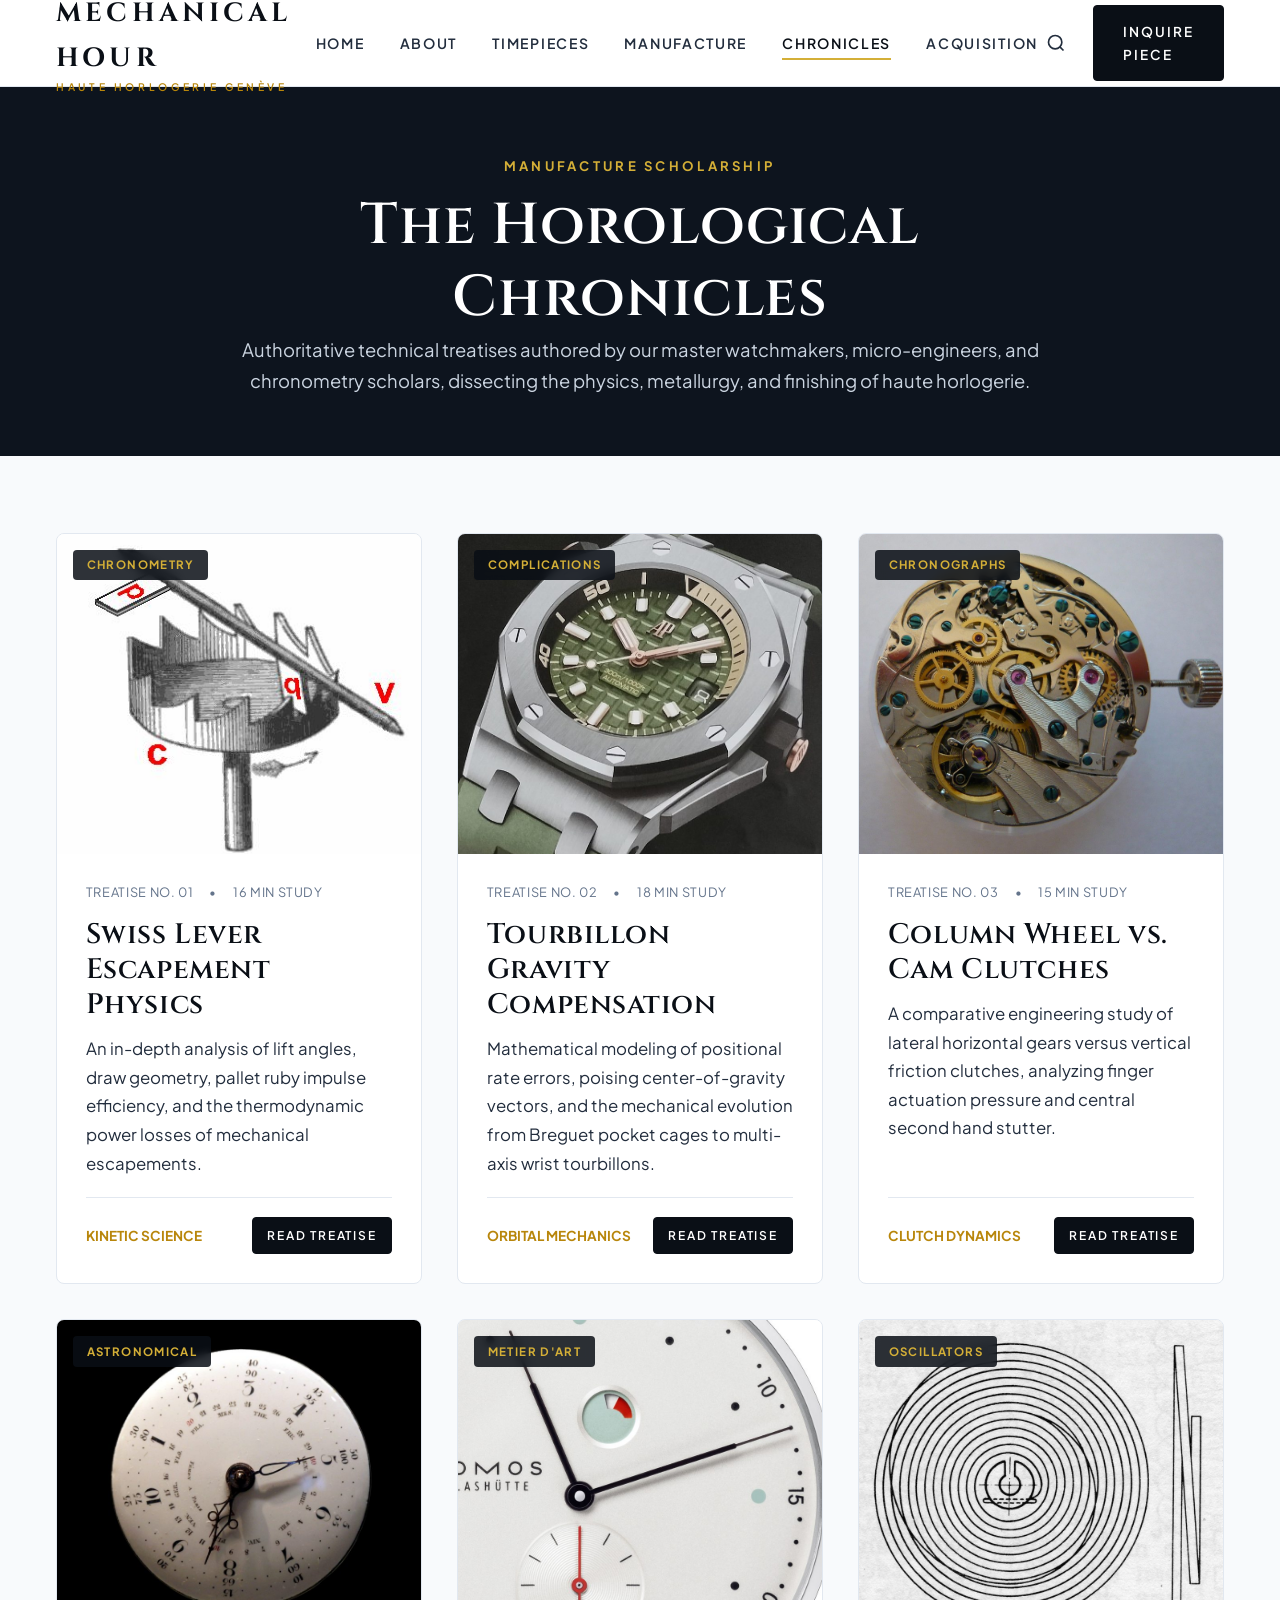
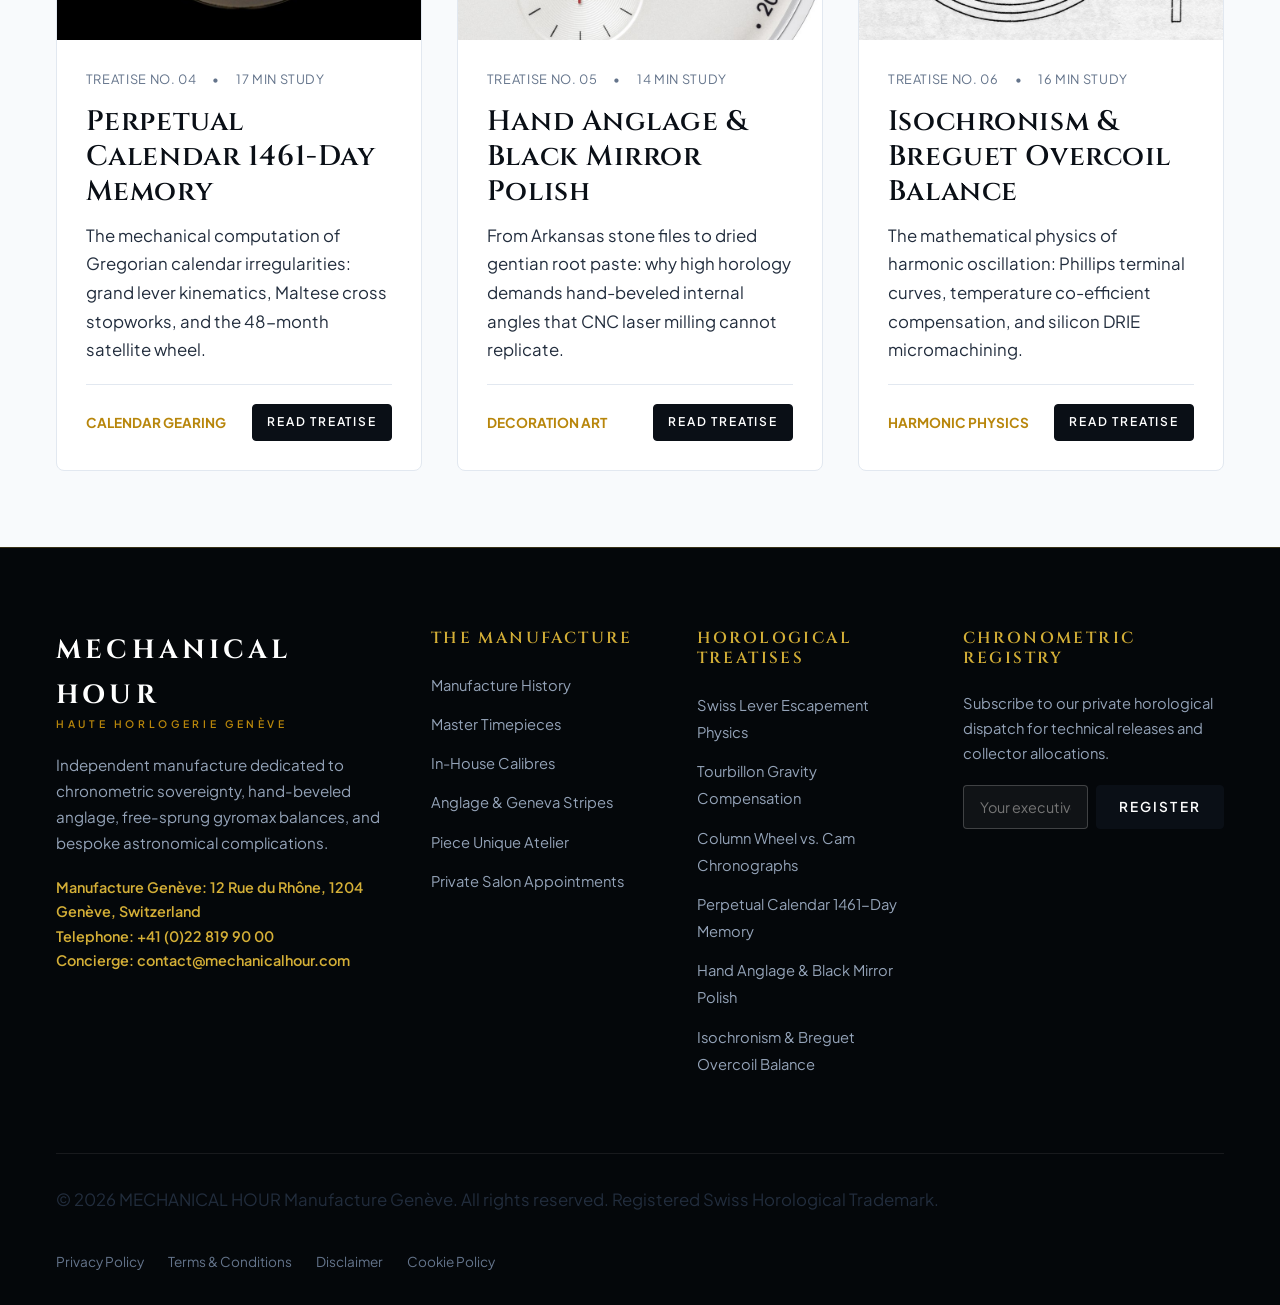
<file: blog/index.html>
<!DOCTYPE html>
<html lang="en">
<head>
  <meta charset="UTF-8">
  <meta name="viewport" content="width=device-width, initial-scale=1.0">
  <title>The Horological Chronicles &amp; Treatises | MECHANICAL HOUR</title>
  <meta name="description" content="Explore scholarly technical monographs on Swiss lever escapement mechanics, tourbillon rotational kinetics, chronograph column wheels, and Geneva anglage finishing.">
  <link rel="canonical" href="https://mechanicalhour.com/blog/index.html">
  <link rel="stylesheet" href="../assets/css/style.css?v=1.0">
  <link rel="preconnect" href="https://fonts.googleapis.com">
  <link rel="preconnect" href="https://fonts.gstatic.com" crossorigin>
  <link href="https://fonts.googleapis.com/css2?family=Cinzel:wght@500;600;700;800&family=Playfair+Display:ital,wght@0,500;0,600;0,700;1,400&family=Plus+Jakarta+Sans:wght@300;400;500;600;700&display=swap" rel="stylesheet">
  <!-- Google Analytics (GA4) -->
<script async src="https://www.googletagmanager.com/gtag/js?id=G-0LY0HY7L01"></script>
<script>
  window.dataLayer = window.dataLayer || [];
  function gtag(){dataLayer.push(arguments);}
  gtag('js', new Date());
  gtag('config', 'G-0LY0HY7L01');
</script>
</head>
<body>

<header class="site-header">
  <div class="container header-inner">
    <a href="../index.html" class="brand-logo" aria-label="Mechanical Hour Homepage">
      <span class="brand-title">MECHANICAL HOUR</span>
      <span class="brand-tagline">HAUTE HORLOGERIE GENÈVE</span>
    </a>

    <nav class="main-navigation" aria-label="Primary Navigation">
      <ul class="nav-links">
        <li><a href="../index.html" class="nav-link">Home</a></li>
        <li><a href="../about.html" class="nav-link">About</a></li>
        <li><a href="../index.html#signature-timepieces" class="nav-link">Timepieces</a></li>
        <li><a href="../index.html#in-house-calibre" class="nav-link">Manufacture</a></li>
        <li><a href="index.html" class="nav-link active">Chronicles</a></li>
        <li><a href="../contact.html" class="nav-link">Acquisition</a></li>
        <li class="nav-item-policy"><a href="../privacy-policy.html" class="nav-link">Privacy Policy</a></li>
        <li class="nav-item-policy"><a href="../terms-and-conditions.html" class="nav-link">Terms</a></li>
        <li class="nav-item-policy"><a href="../disclaimer.html" class="nav-link">Disclaimer</a></li>
        <li class="nav-item-policy"><a href="../cookie-policy.html" class="nav-link">Cookie Policy</a></li>
      </ul>
    </nav>

    <div class="header-actions">
      <button class="btn-search" aria-label="Open Search Modal">
        <svg width="20" height="20" viewBox="0 0 24 24" fill="none" stroke="currentColor" stroke-width="2"><circle cx="11" cy="11" r="8"></circle><line x1="21" y1="21" x2="16.65" y2="16.65"></line></svg>
      </button>
      <a href="../contact.html" class="btn-primary">Inquire Piece</a>
      <button class="mobile-toggle" aria-label="Toggle Mobile Navigation">
        <span></span>
        <span></span>
        <span></span>
      </button>
    </div>
  </div>
</header>

<main>
  <section class="section" style="padding-top: 4rem; padding-bottom: 2.5rem; background: #0d141e; color: #ffffff;">
    <div class="container" style="text-align: center; max-width: 850px;">
      <span class="subheading" style="color: var(--accent);">Manufacture Scholarship</span>
      <h1 style="color: #ffffff;">The Horological Chronicles</h1>
      <p style="font-size: 1.15rem; color: #cbd5e1;">
        Authoritative technical treatises authored by our master watchmakers, micro-engineers, and chronometry scholars, dissecting the physics, metallurgy, and finishing of haute horlogerie.
      </p>
    </div>
  </section>

  <section class="section">
    <div class="container">
      <div class="grid-3">
        <!-- Monograph 1 -->
        <article class="parcel-card">
          <div class="parcel-img-wrap">
            <img src="../assets/images/blog-escapement-mechanics.jpg" alt="Swiss lever escapement impulse action and ruby pallet stones" width="1200" height="800">
            <span class="parcel-tag">Chronometry</span>
          </div>
          <div class="parcel-body">
            <div class="parcel-specs">
              <span>Treatise No. 01</span>
              <span>&bull;</span>
              <span>16 Min Study</span>
            </div>
            <h3>Swiss Lever Escapement Physics</h3>
            <p>An in-depth analysis of lift angles, draw geometry, pallet ruby impulse efficiency, and the thermodynamic power losses of mechanical escapements.</p>
            <div class="parcel-footer">
              <span style="font-size: 0.85rem; color: var(--secondary); font-weight: 700; text-transform: uppercase;">Kinetic Science</span>
              <a href="escapement-mechanics-impulse-efficiency.html" class="btn-primary" style="padding: 0.45rem 0.9rem; font-size: 0.75rem;">Read Treatise</a>
            </div>
          </div>
        </article>

        <!-- Monograph 2 -->
        <article class="parcel-card">
          <div class="parcel-img-wrap">
            <img src="../assets/images/blog-tourbillon-gravity.jpg" alt="High-speed titanium tourbillon rotating cage assembly" width="1200" height="800">
            <span class="parcel-tag">Complications</span>
          </div>
          <div class="parcel-body">
            <div class="parcel-specs">
              <span>Treatise No. 02</span>
              <span>&bull;</span>
              <span>18 Min Study</span>
            </div>
            <h3>Tourbillon Gravity Compensation</h3>
            <p>Mathematical modeling of positional rate errors, poising center-of-gravity vectors, and the mechanical evolution from Breguet pocket cages to multi-axis wrist tourbillons.</p>
            <div class="parcel-footer">
              <span style="font-size: 0.85rem; color: var(--secondary); font-weight: 700; text-transform: uppercase;">Orbital Mechanics</span>
              <a href="tourbillon-gravity-compensation-kinetics.html" class="btn-primary" style="padding: 0.45rem 0.9rem; font-size: 0.75rem;">Read Treatise</a>
            </div>
          </div>
        </article>

        <!-- Monograph 3 -->
        <article class="parcel-card">
          <div class="parcel-img-wrap">
            <img src="../assets/images/blog-chronograph-column.jpg" alt="Column wheel chronograph mechanism and vertical clutch assembly" width="1200" height="800">
            <span class="parcel-tag">Chronographs</span>
          </div>
          <div class="parcel-body">
            <div class="parcel-specs">
              <span>Treatise No. 03</span>
              <span>&bull;</span>
              <span>15 Min Study</span>
            </div>
            <h3>Column Wheel vs. Cam Clutches</h3>
            <p>A comparative engineering study of lateral horizontal gears versus vertical friction clutches, analyzing finger actuation pressure and central second hand stutter.</p>
            <div class="parcel-footer">
              <span style="font-size: 0.85rem; color: var(--secondary); font-weight: 700; text-transform: uppercase;">Clutch Dynamics</span>
              <a href="chronograph-column-wheel-vertical-clutch.html" class="btn-primary" style="padding: 0.45rem 0.9rem; font-size: 0.75rem;">Read Treatise</a>
            </div>
          </div>
        </article>

        <!-- Monograph 4 -->
        <article class="parcel-card">
          <div class="parcel-img-wrap">
            <img src="../assets/images/blog-perpetual-calendar.jpg" alt="Astronomical perpetual calendar gear wheels and 1461-day program cam" width="1200" height="800">
            <span class="parcel-tag">Astronomical</span>
          </div>
          <div class="parcel-body">
            <div class="parcel-specs">
              <span>Treatise No. 04</span>
              <span>&bull;</span>
              <span>17 Min Study</span>
            </div>
            <h3>Perpetual Calendar 1461-Day Memory</h3>
            <p>The mechanical computation of Gregorian calendar irregularities: grand lever kinematics, Maltese cross stopworks, and the 48-month satellite wheel.</p>
            <div class="parcel-footer">
              <span style="font-size: 0.85rem; color: var(--secondary); font-weight: 700; text-transform: uppercase;">Calendar Gearing</span>
              <a href="perpetual-calendar-mechanical-memory.html" class="btn-primary" style="padding: 0.45rem 0.9rem; font-size: 0.75rem;">Read Treatise</a>
            </div>
          </div>
        </article>

        <!-- Monograph 5 -->
        <article class="parcel-card">
          <div class="parcel-img-wrap">
            <img src="../assets/images/blog-anglage-finishing.jpg" alt="Artisan hand beveling bridge edges with gentian wood peg" width="1200" height="800">
            <span class="parcel-tag">Metier d'Art</span>
          </div>
          <div class="parcel-body">
            <div class="parcel-specs">
              <span>Treatise No. 05</span>
              <span>&bull;</span>
              <span>14 Min Study</span>
            </div>
            <h3>Hand Anglage &amp; Black Mirror Polish</h3>
            <p>From Arkansas stone files to dried gentian root paste: why high horology demands hand-beveled internal angles that CNC laser milling cannot replicate.</p>
            <div class="parcel-footer">
              <span style="font-size: 0.85rem; color: var(--secondary); font-weight: 700; text-transform: uppercase;">Decoration Art</span>
              <a href="hand-anglage-black-polish-finishing.html" class="btn-primary" style="padding: 0.45rem 0.9rem; font-size: 0.75rem;">Read Treatise</a>
            </div>
          </div>
        </article>

        <!-- Monograph 6 -->
        <article class="parcel-card">
          <div class="parcel-img-wrap">
            <img src="../assets/images/blog-isochronism-balance.jpg" alt="Silicon hairspring and free-sprung variable inertia balance wheel" width="1200" height="800">
            <span class="parcel-tag">Oscillators</span>
          </div>
          <div class="parcel-body">
            <div class="parcel-specs">
              <span>Treatise No. 06</span>
              <span>&bull;</span>
              <span>16 Min Study</span>
            </div>
            <h3>Isochronism &amp; Breguet Overcoil Balance</h3>
            <p>The mathematical physics of harmonic oscillation: Phillips terminal curves, temperature co-efficient compensation, and silicon DRIE micromachining.</p>
            <div class="parcel-footer">
              <span style="font-size: 0.85rem; color: var(--secondary); font-weight: 700; text-transform: uppercase;">Harmonic Physics</span>
              <a href="isochronism-breguet-overcoil-silicon.html" class="btn-primary" style="padding: 0.45rem 0.9rem; font-size: 0.75rem;">Read Treatise</a>
            </div>
          </div>
        </article>
      </div>
    </div>
  </section>
</main>

<footer class="site-footer">
  <div class="container">
    <div class="footer-grid">
      <div class="footer-col">
        <div class="brand-logo" style="margin-bottom: 1.2rem;">
          <span class="brand-title" style="color: #ffffff;">MECHANICAL HOUR</span>
          <span class="brand-tagline">HAUTE HORLOGERIE GENÈVE</span>
        </div>
        <p style="color: #94a3b8; font-size: 0.95rem; max-width: 340px;">
          Independent manufacture dedicated to chronometric sovereignty, hand-beveled anglage, free-sprung gyromax balances, and bespoke astronomical complications.
        </p>
        <p style="color: var(--accent); font-size: 0.9rem; font-weight: 600;">
          Manufacture Genève: 12 Rue du Rhône, 1204 Genève, Switzerland<br>
          Telephone: +41 (0)22 819 90 00<br>
          Concierge: contact@mechanicalhour.com
        </p>
      </div>

      <div class="footer-col">
        <h4>The Manufacture</h4>
        <ul class="footer-links">
          <li><a href="../about.html">Manufacture History</a></li>
          <li><a href="../index.html#signature-timepieces">Master Timepieces</a></li>
          <li><a href="../index.html#in-house-calibre">In-House Calibres</a></li>
          <li><a href="../index.html#finishing-anglage">Anglage &amp; Geneva Stripes</a></li>
          <li><a href="../index.html#bespoke-commission">Piece Unique Atelier</a></li>
          <li><a href="../contact.html">Private Salon Appointments</a></li>
        </ul>
      </div>

      <div class="footer-col">
        <h4>Horological Treatises</h4>
        <ul class="footer-links">
          <li><a href="escapement-mechanics-impulse-efficiency.html">Swiss Lever Escapement Physics</a></li>
          <li><a href="tourbillon-gravity-compensation-kinetics.html">Tourbillon Gravity Compensation</a></li>
          <li><a href="chronograph-column-wheel-vertical-clutch.html">Column Wheel vs. Cam Chronographs</a></li>
          <li><a href="perpetual-calendar-mechanical-memory.html">Perpetual Calendar 1461-Day Memory</a></li>
          <li><a href="hand-anglage-black-polish-finishing.html">Hand Anglage &amp; Black Mirror Polish</a></li>
          <li><a href="isochronism-breguet-overcoil-silicon.html">Isochronism &amp; Breguet Overcoil Balance</a></li>
        </ul>
      </div>

      <div class="footer-col">
        <h4>Chronometric Registry</h4>
        <p style="color: #94a3b8; font-size: 0.92rem;">Subscribe to our private horological dispatch for technical releases and collector allocations.</p>
        <form style="display: flex; gap: 0.5rem; margin-top: 1rem;" onsubmit="event.preventDefault(); alert('Merci. You have been registered in our Geneva chronometer registry.'); this.reset();">
          <input type="email" placeholder="Your executive email" required style="padding: 0.75rem 1rem; border-radius: 4px; border: 1px solid rgba(255,255,255,0.2); background: rgba(255,255,255,0.05); color: #fff; width: 100%; outline: none; font-size: 0.9rem;">
          <button type="submit" class="btn-primary" style="padding: 0.75rem 1.4rem; white-space: nowrap;">Register</button>
        </form>
      </div>
    </div>

    <div class="footer-bottom">
      <p>&copy; 2026 MECHANICAL HOUR Manufacture Genève. All rights reserved. Registered Swiss Horological Trademark.</p>
      <nav class="footer-policy-nav" aria-label="Legal Navigation">
        <a href="../privacy-policy.html">Privacy Policy</a>
        <a href="../terms-and-conditions.html">Terms &amp; Conditions</a>
        <a href="../disclaimer.html">Disclaimer</a>
        <a href="../cookie-policy.html">Cookie Policy</a>
      </nav>
    </div>
  </div>
</footer>

<!-- Mobile Drawer Overlay & Sliding Navigation Menu -->
<div class="mobile-drawer-overlay"></div>
<aside class="mobile-drawer" aria-label="Mobile Menu">
  <div class="mobile-drawer-header">
    <div class="brand-logo">
      <span class="brand-title" style="font-size: 1.25rem;">MECHANICAL HOUR</span>
      <span class="brand-tagline">MANUFACTURE GENÈVE</span>
    </div>
    <button class="mobile-drawer-close" aria-label="Close menu">&times;</button>
  </div>
  <ul class="mobile-nav-list">
    <li><a href="../index.html" class="mobile-nav-link">Home</a></li>
    <li><a href="../about.html" class="mobile-nav-link">About Manufacture</a></li>
    <li><a href="../index.html#signature-timepieces" class="mobile-nav-link">Master Timepieces</a></li>
    <li><a href="../index.html#in-house-calibre" class="mobile-nav-link">In-House Calibres</a></li>
    <li><a href="index.html" class="mobile-nav-link">Horological Chronicles</a></li>
    <li><a href="../contact.html" class="mobile-nav-link">Private Acquisition</a></li>
    <li><a href="../privacy-policy.html" class="mobile-nav-link">Privacy Policy</a></li>
    <li><a href="../terms-and-conditions.html" class="mobile-nav-link">Terms &amp; Conditions</a></li>
    <li><a href="../disclaimer.html" class="mobile-nav-link">Disclaimer</a></li>
    <li><a href="../cookie-policy.html" class="mobile-nav-link">Cookie Policy</a></li>
  </ul>
  <div class="mobile-drawer-footer">
    <p>Geneva Concierge: <strong>contact@mechanicalhour.com</strong></p>
    <p>12 Rue du Rhône, 1204 Genève</p>
  </div>
</aside>

<!-- Search Modal -->
<div class="search-modal" role="dialog" aria-modal="true" aria-label="Site Search">
  <div class="search-dialog">
    <button class="search-dialog-close" aria-label="Close search">&times;</button>
    <h3 style="font-family: var(--font-display); color: var(--primary);">Search The Horological Archive</h3>
    <p style="color: var(--neutral-muted); font-size: 0.95rem;">Search calibre references, complications, escapement mechanics, or metallurgy.</p>
    <div class="search-input-group">
      <input type="text" class="search-input" placeholder="e.g., Tourbillon, Column wheel, Silicon hairspring, Platinum case...">
      <button class="btn-primary" onclick="alert('Searching horological archive for query...');">Search</button>
    </div>
  </div>
</div>

<button class="back-to-top" aria-label="Scroll back to top">&#8593;</button>


<script src="../assets/js/main.js?v=1.0"></script>
</body>
</html>
</file>
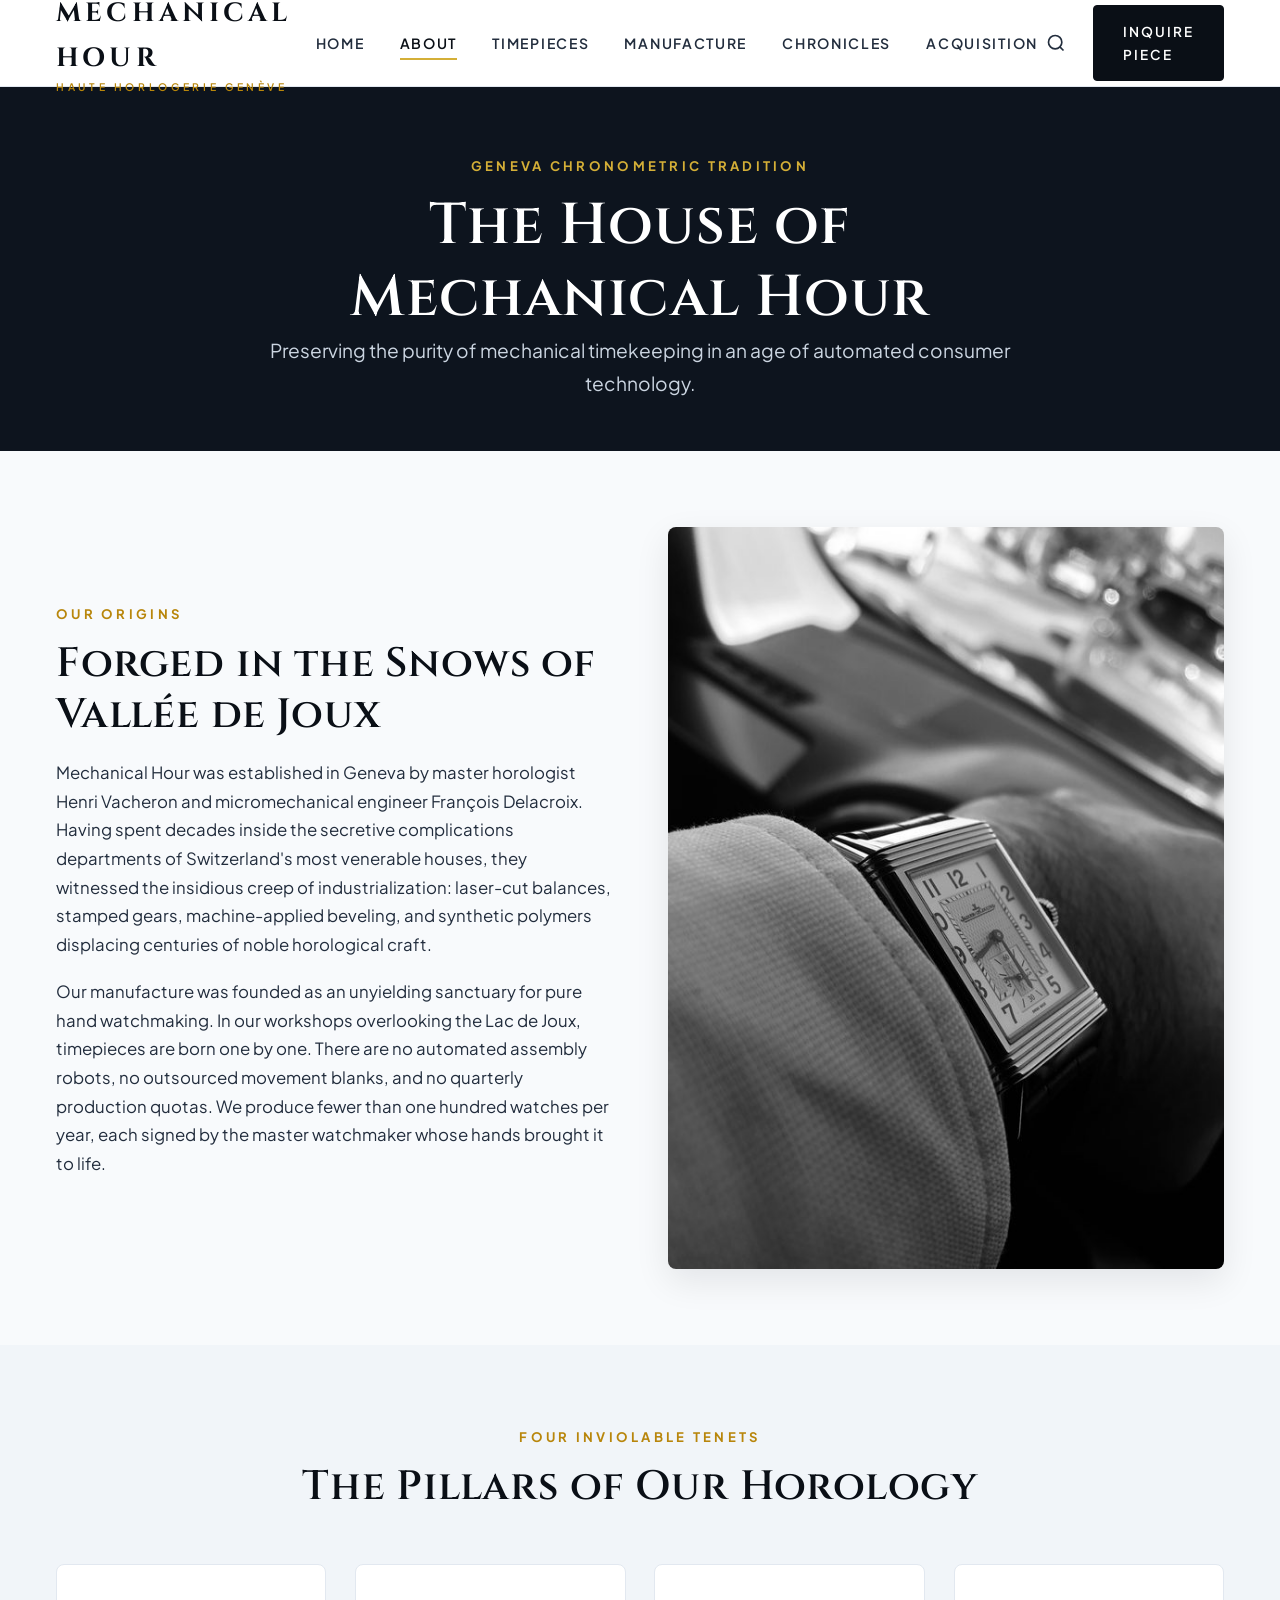
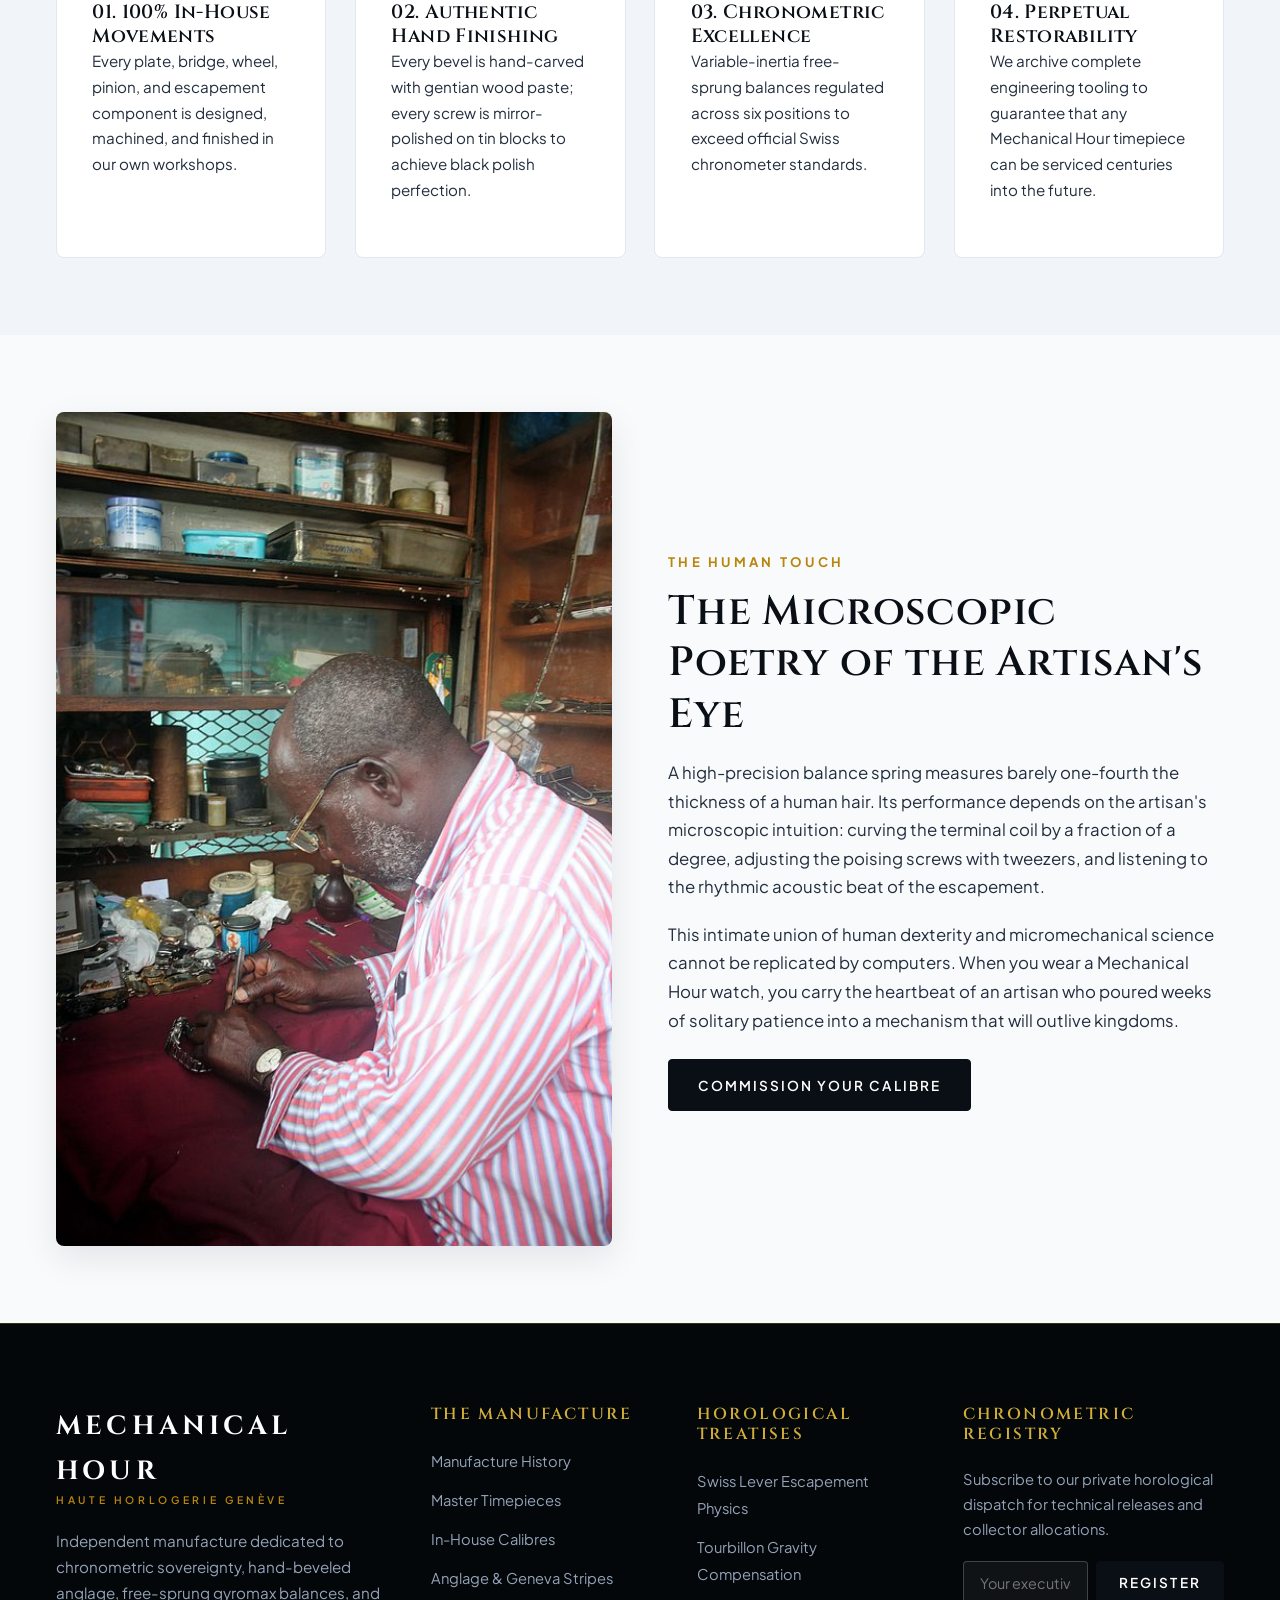
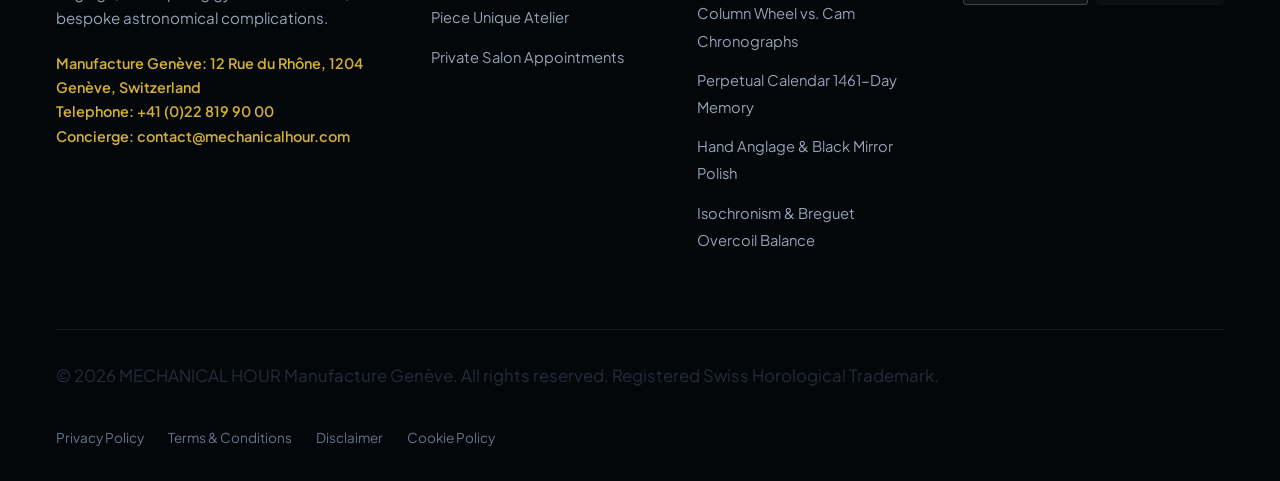
<file: about.html>
<!DOCTYPE html>
<html lang="en">
<head>
  <meta charset="UTF-8">
  <meta name="viewport" content="width=device-width, initial-scale=1.0">
  <title>About The Manufacture | MECHANICAL HOUR Haute Horlogerie</title>
  <meta name="description" content="Explore the history, Vallée de Joux workshops, and uncompromising chronometric philosophy of Mechanical Hour independent manufacture.">
  <link rel="canonical" href="https://mechanicalhour.com/about.html">
  <link rel="stylesheet" href="assets/css/style.css?v=1.0">
  <link rel="preconnect" href="https://fonts.googleapis.com">
  <link rel="preconnect" href="https://fonts.gstatic.com" crossorigin>
  <link href="https://fonts.googleapis.com/css2?family=Cinzel:wght@500;600;700;800&family=Playfair+Display:ital,wght@0,500;0,600;0,700;1,400&family=Plus+Jakarta+Sans:wght@300;400;500;600;700&display=swap" rel="stylesheet">
  <!-- Google Analytics (GA4) -->
<script async src="https://www.googletagmanager.com/gtag/js?id=G-0LY0HY7L01"></script>
<script>
  window.dataLayer = window.dataLayer || [];
  function gtag(){dataLayer.push(arguments);}
  gtag('js', new Date());
  gtag('config', 'G-0LY0HY7L01');
</script>
</head>
<body>

<header class="site-header">
  <div class="container header-inner">
    <a href="index.html" class="brand-logo" aria-label="Mechanical Hour Homepage">
      <span class="brand-title">MECHANICAL HOUR</span>
      <span class="brand-tagline">HAUTE HORLOGERIE GENÈVE</span>
    </a>

    <nav class="main-navigation" aria-label="Primary Navigation">
      <ul class="nav-links">
        <li><a href="index.html" class="nav-link ">Home</a></li>
        <li><a href="about.html" class="nav-link active">About</a></li>
        <li><a href="index.html#signature-timepieces" class="nav-link ">Timepieces</a></li>
        <li><a href="index.html#in-house-calibre" class="nav-link ">Manufacture</a></li>
        <li><a href="blog/index.html" class="nav-link ">Chronicles</a></li>
        <li><a href="contact.html" class="nav-link ">Acquisition</a></li>
        <!-- Policy links strictly hidden on desktop via CSS .nav-item-policy -->
        <li class="nav-item-policy"><a href="privacy-policy.html" class="nav-link">Privacy Policy</a></li>
        <li class="nav-item-policy"><a href="terms-and-conditions.html" class="nav-link">Terms</a></li>
        <li class="nav-item-policy"><a href="disclaimer.html" class="nav-link">Disclaimer</a></li>
        <li class="nav-item-policy"><a href="cookie-policy.html" class="nav-link">Cookie Policy</a></li>
      </ul>
    </nav>

    <div class="header-actions">
      <button class="btn-search" aria-label="Open Search Modal">
        <svg width="20" height="20" viewBox="0 0 24 24" fill="none" stroke="currentColor" stroke-width="2"><circle cx="11" cy="11" r="8"></circle><line x1="21" y1="21" x2="16.65" y2="16.65"></line></svg>
      </button>
      <a href="contact.html" class="btn-primary">Inquire Piece</a>
      <button class="mobile-toggle" aria-label="Toggle Mobile Navigation">
        <span></span>
        <span></span>
        <span></span>
      </button>
    </div>
  </div>
</header>

<main>
  <section class="section" style="padding-top: 4rem; padding-bottom: 2rem; background: #0d141e; color: #ffffff;">
    <div class="container text-center" style="text-align: center; max-width: 800px;">
      <span class="subheading" style="color: var(--accent);">Geneva Chronometric Tradition</span>
      <h1 style="color: #ffffff;">The House of Mechanical Hour</h1>
      <p style="font-size: 1.2rem; color: #cbd5e1;">Preserving the purity of mechanical timekeeping in an age of automated consumer technology.</p>
    </div>
  </section>

  <section class="section">
    <div class="container">
      <div class="grid-2">
        <div>
          <span class="subheading">Our Origins</span>
          <h2>Forged in the Snows of Vallée de Joux</h2>
          <p>
            Mechanical Hour was established in Geneva by master horologist Henri Vacheron and micromechanical engineer François Delacroix. Having spent decades inside the secretive complications departments of Switzerland's most venerable houses, they witnessed the insidious creep of industrialization: laser-cut balances, stamped gears, machine-applied beveling, and synthetic polymers displacing centuries of noble horological craft.
          </p>
          <p>
            Our manufacture was founded as an unyielding sanctuary for pure hand watchmaking. In our workshops overlooking the Lac de Joux, timepieces are born one by one. There are no automated assembly robots, no outsourced movement blanks, and no quarterly production quotas. We produce fewer than one hundred watches per year, each signed by the master watchmaker whose hands brought it to life.
          </p>
        </div>
        <div>
          <img src="assets/images/geneva-salon.jpg" alt="Interior of Mechanical Hour salon and historic watchmaking atelier in Geneva" style="border-radius: var(--radius-md); box-shadow: var(--shadow-medium);" width="1200" height="800">
        </div>
      </div>
    </div>
  </section>

  <section class="section section-alt">
    <div class="container">
      <div class="section-header">
        <span class="subheading">Four Inviolable Tenets</span>
        <h2>The Pillars of Our Horology</h2>
      </div>
      <div class="grid-4">
        <div class="pillar-card">
          <h4>01. 100% In-House Movements</h4>
          <p style="font-size: 0.95rem;">Every plate, bridge, wheel, pinion, and escapement component is designed, machined, and finished in our own workshops.</p>
        </div>
        <div class="pillar-card">
          <h4>02. Authentic Hand Finishing</h4>
          <p style="font-size: 0.95rem;">Every bevel is hand-carved with gentian wood paste; every screw is mirror-polished on tin blocks to achieve black polish perfection.</p>
        </div>
        <div class="pillar-card">
          <h4>03. Chronometric Excellence</h4>
          <p style="font-size: 0.95rem;">Variable-inertia free-sprung balances regulated across six positions to exceed official Swiss chronometer standards.</p>
        </div>
        <div class="pillar-card">
          <h4>04. Perpetual Restorability</h4>
          <p style="font-size: 0.95rem;">We archive complete engineering tooling to guarantee that any Mechanical Hour timepiece can be serviced centuries into the future.</p>
        </div>
      </div>
    </div>
  </section>

  <section class="section">
    <div class="container">
      <div class="grid-2">
        <div>
          <img src="assets/images/watchmaker-tweezers.jpg" alt="Master watchmaker using ultra-fine tweezers to adjust hairspring terminal curve" style="border-radius: var(--radius-md); box-shadow: var(--shadow-medium);" width="1200" height="800">
        </div>
        <div>
          <span class="subheading">The Human Touch</span>
          <h2>The Microscopic Poetry of the Artisan's Eye</h2>
          <p>
            A high-precision balance spring measures barely one-fourth the thickness of a human hair. Its performance depends on the artisan's microscopic intuition: curving the terminal coil by a fraction of a degree, adjusting the poising screws with tweezers, and listening to the rhythmic acoustic beat of the escapement.
          </p>
          <p>
            This intimate union of human dexterity and micromechanical science cannot be replicated by computers. When you wear a Mechanical Hour watch, you carry the heartbeat of an artisan who poured weeks of solitary patience into a mechanism that will outlive kingdoms.
          </p>
          <div style="margin-top: 1.5rem;">
            <a href="contact.html" class="btn-primary">Commission Your Calibre</a>
          </div>
        </div>
      </div>
    </div>
  </section>
</main>

<footer class="site-footer">
  <div class="container">
    <div class="footer-grid">
      <div class="footer-col">
        <div class="brand-logo" style="margin-bottom: 1.2rem;">
          <span class="brand-title" style="color: #ffffff;">MECHANICAL HOUR</span>
          <span class="brand-tagline">HAUTE HORLOGERIE GENÈVE</span>
        </div>
        <p style="color: #94a3b8; font-size: 0.95rem; max-width: 340px;">
          Independent manufacture dedicated to chronometric sovereignty, hand-beveled anglage, free-sprung gyromax balances, and bespoke astronomical complications.
        </p>
        <p style="color: var(--accent); font-size: 0.9rem; font-weight: 600;">
          Manufacture Genève: 12 Rue du Rhône, 1204 Genève, Switzerland<br>
          Telephone: +41 (0)22 819 90 00<br>
          Concierge: contact@mechanicalhour.com
        </p>
      </div>

      <div class="footer-col">
        <h4>The Manufacture</h4>
        <ul class="footer-links">
          <li><a href="about.html">Manufacture History</a></li>
          <li><a href="index.html#signature-timepieces">Master Timepieces</a></li>
          <li><a href="index.html#in-house-calibre">In-House Calibres</a></li>
          <li><a href="index.html#finishing-anglage">Anglage &amp; Geneva Stripes</a></li>
          <li><a href="index.html#bespoke-commission">Piece Unique Atelier</a></li>
          <li><a href="contact.html">Private Salon Appointments</a></li>
        </ul>
      </div>

      <div class="footer-col">
        <h4>Horological Treatises</h4>
        <ul class="footer-links">
          <li><a href="blog/escapement-mechanics-impulse-efficiency.html">Swiss Lever Escapement Physics</a></li>
          <li><a href="blog/tourbillon-gravity-compensation-kinetics.html">Tourbillon Gravity Compensation</a></li>
          <li><a href="blog/chronograph-column-wheel-vertical-clutch.html">Column Wheel vs. Cam Chronographs</a></li>
          <li><a href="blog/perpetual-calendar-mechanical-memory.html">Perpetual Calendar 1461-Day Memory</a></li>
          <li><a href="blog/hand-anglage-black-polish-finishing.html">Hand Anglage &amp; Black Mirror Polish</a></li>
          <li><a href="blog/isochronism-breguet-overcoil-silicon.html">Isochronism &amp; Breguet Overcoil Balance</a></li>
        </ul>
      </div>

      <div class="footer-col">
        <h4>Chronometric Registry</h4>
        <p style="color: #94a3b8; font-size: 0.92rem;">Subscribe to our private horological dispatch for technical releases and collector allocations.</p>
        <form style="display: flex; gap: 0.5rem; margin-top: 1rem;" onsubmit="event.preventDefault(); alert('Merci. You have been registered in our Geneva chronometer registry.'); this.reset();">
          <input type="email" placeholder="Your executive email" required style="padding: 0.75rem 1rem; border-radius: 4px; border: 1px solid rgba(255,255,255,0.2); background: rgba(255,255,255,0.05); color: #fff; width: 100%; outline: none; font-size: 0.9rem;">
          <button type="submit" class="btn-primary" style="padding: 0.75rem 1.4rem; white-space: nowrap;">Register</button>
        </form>
      </div>
    </div>

    <div class="footer-bottom">
      <p>&copy; 2026 MECHANICAL HOUR Manufacture Genève. All rights reserved. Registered Swiss Horological Trademark.</p>
      <nav class="footer-policy-nav" aria-label="Legal Navigation">
        <a href="privacy-policy.html">Privacy Policy</a>
        <a href="terms-and-conditions.html">Terms &amp; Conditions</a>
        <a href="disclaimer.html">Disclaimer</a>
        <a href="cookie-policy.html">Cookie Policy</a>
      </nav>
    </div>
  </div>
</footer>

<!-- Mobile Drawer Overlay & Sliding Navigation Menu -->
<div class="mobile-drawer-overlay"></div>
<aside class="mobile-drawer" aria-label="Mobile Menu">
  <div class="mobile-drawer-header">
    <div class="brand-logo">
      <span class="brand-title" style="font-size: 1.25rem;">MECHANICAL HOUR</span>
      <span class="brand-tagline">MANUFACTURE GENÈVE</span>
    </div>
    <button class="mobile-drawer-close" aria-label="Close menu">&times;</button>
  </div>
  <ul class="mobile-nav-list">
    <li><a href="index.html" class="mobile-nav-link">Home</a></li>
    <li><a href="about.html" class="mobile-nav-link">About Manufacture</a></li>
    <li><a href="index.html#signature-timepieces" class="mobile-nav-link">Master Timepieces</a></li>
    <li><a href="index.html#in-house-calibre" class="mobile-nav-link">In-House Calibres</a></li>
    <li><a href="blog/index.html" class="mobile-nav-link">Horological Chronicles</a></li>
    <li><a href="contact.html" class="mobile-nav-link">Private Acquisition</a></li>
    <li><a href="privacy-policy.html" class="mobile-nav-link">Privacy Policy</a></li>
    <li><a href="terms-and-conditions.html" class="mobile-nav-link">Terms &amp; Conditions</a></li>
    <li><a href="disclaimer.html" class="mobile-nav-link">Disclaimer</a></li>
    <li><a href="cookie-policy.html" class="mobile-nav-link">Cookie Policy</a></li>
  </ul>
  <div class="mobile-drawer-footer">
    <p>Geneva Concierge: <strong>contact@mechanicalhour.com</strong></p>
    <p>12 Rue du Rhône, 1204 Genève</p>
  </div>
</aside>

<!-- Search Modal -->
<div class="search-modal" role="dialog" aria-modal="true" aria-label="Site Search">
  <div class="search-dialog">
    <button class="search-dialog-close" aria-label="Close search">&times;</button>
    <h3 style="font-family: var(--font-display); color: var(--primary);">Search The Horological Archive</h3>
    <p style="color: var(--neutral-muted); font-size: 0.95rem;">Search calibre references, complications, escapement mechanics, or metallurgy.</p>
    <div class="search-input-group">
      <input type="text" class="search-input" placeholder="e.g., Tourbillon, Column wheel, Silicon hairspring, Platinum case...">
      <button class="btn-primary" onclick="alert('Searching horological archive for query...');">Search</button>
    </div>
  </div>
</div>

<button class="back-to-top" aria-label="Scroll back to top">&#8593;</button>


<script src="assets/js/main.js?v=1.0"></script>
</body>
</html>
</file>
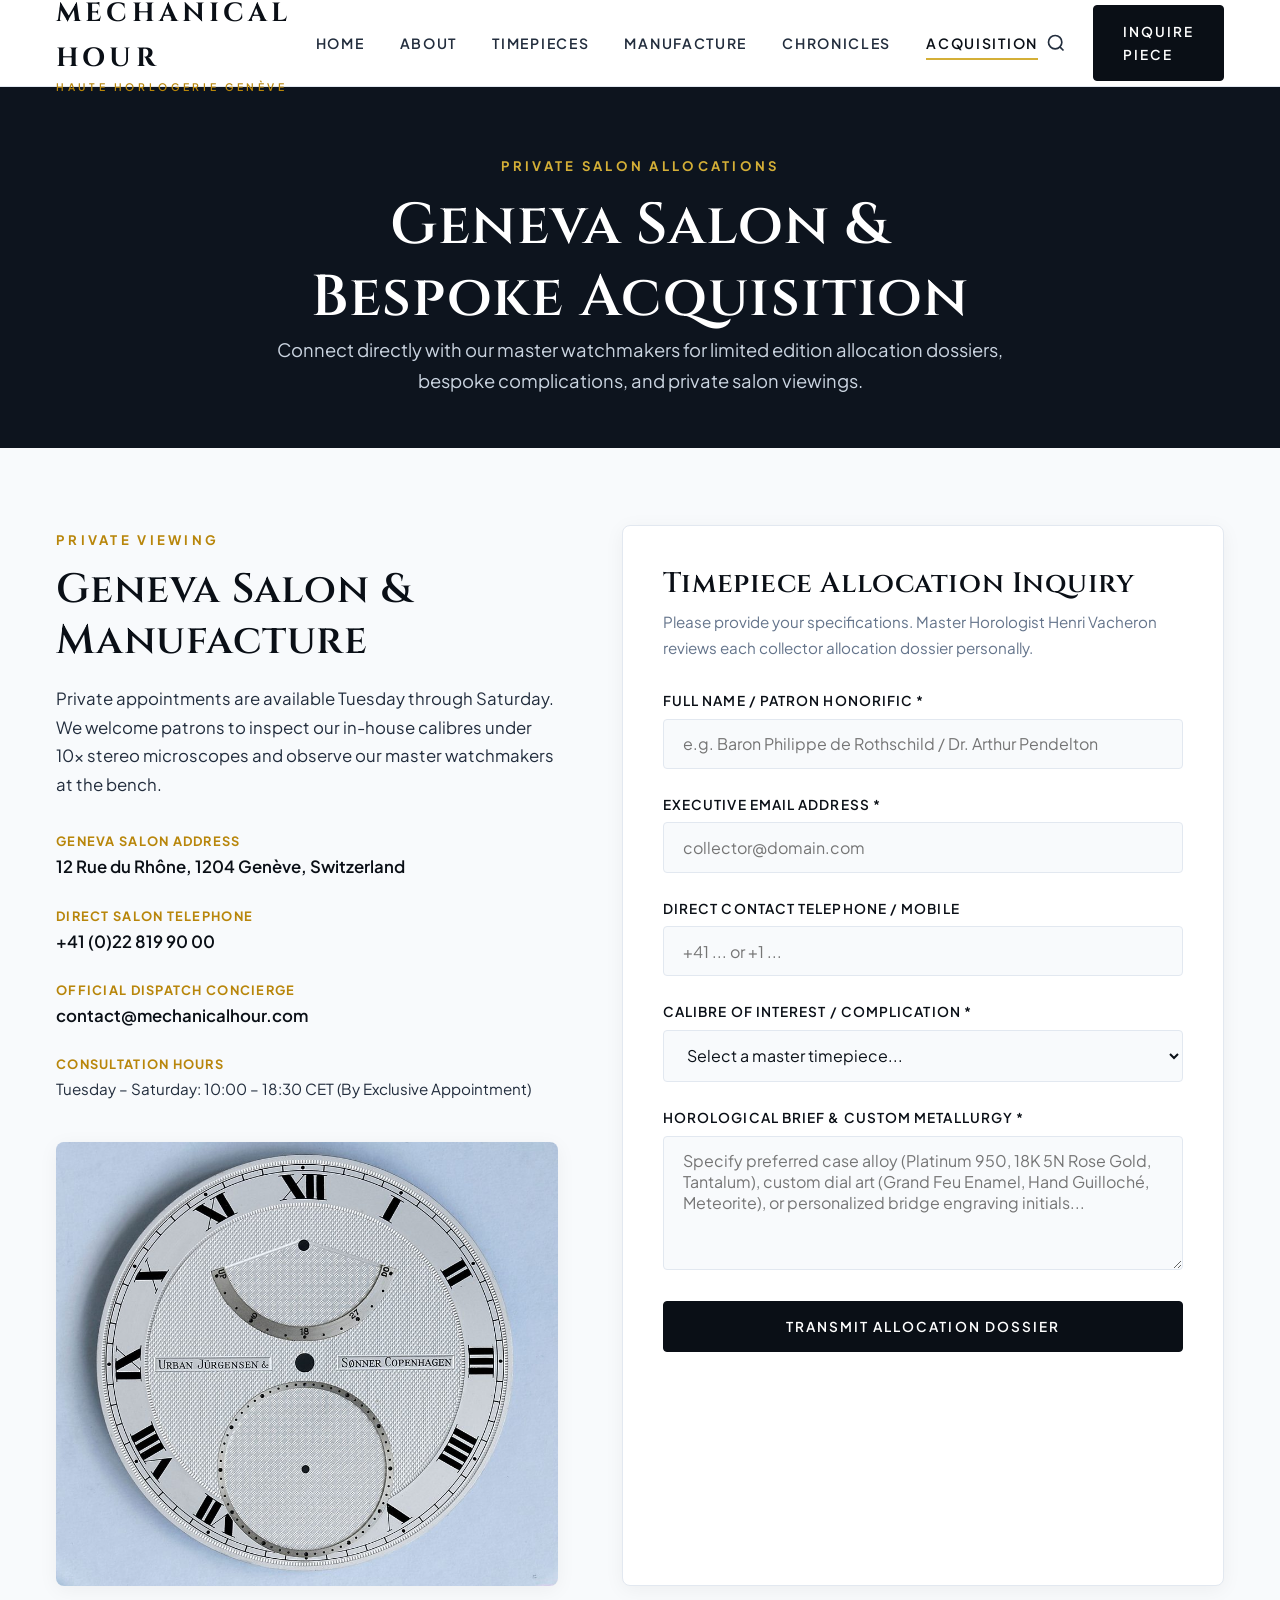
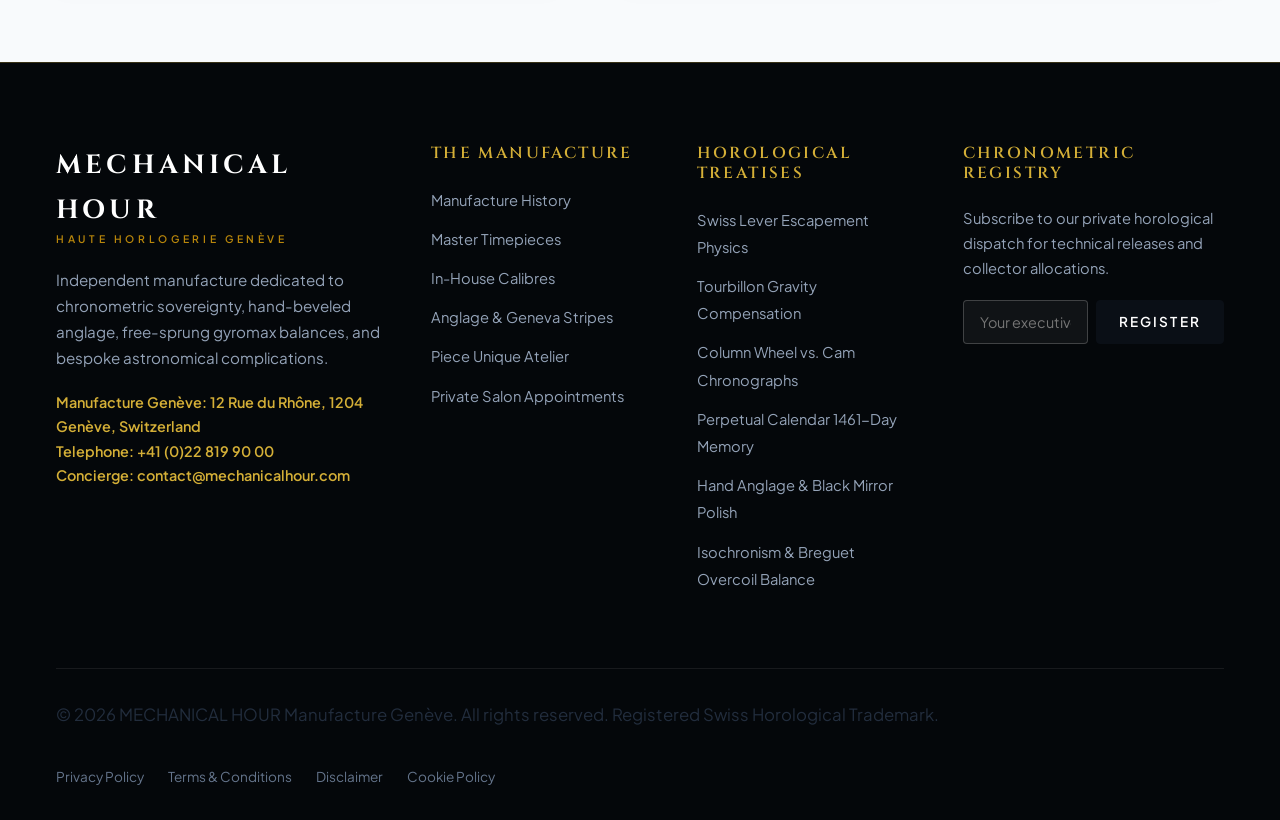
<file: contact.html>
<!DOCTYPE html>
<html lang="en">
<head>
  <meta charset="UTF-8">
  <meta name="viewport" content="width=device-width, initial-scale=1.0">
  <title>Geneva Salon &amp; Private Acquisition | MECHANICAL HOUR</title>
  <meta name="description" content="Inquire about timepiece allocations, schedule a private consultation at our Geneva salon, or commission a bespoke Piece Unique.">
  <link rel="canonical" href="https://mechanicalhour.com/contact.html">
  <link rel="stylesheet" href="assets/css/style.css?v=1.0">
  <link rel="preconnect" href="https://fonts.googleapis.com">
  <link rel="preconnect" href="https://fonts.gstatic.com" crossorigin>
  <link href="https://fonts.googleapis.com/css2?family=Cinzel:wght@500;600;700;800&family=Playfair+Display:ital,wght@0,500;0,600;0,700;1,400&family=Plus+Jakarta+Sans:wght@300;400;500;600;700&display=swap" rel="stylesheet">
  <!-- Google Analytics (GA4) -->
<script async src="https://www.googletagmanager.com/gtag/js?id=G-0LY0HY7L01"></script>
<script>
  window.dataLayer = window.dataLayer || [];
  function gtag(){dataLayer.push(arguments);}
  gtag('js', new Date());
  gtag('config', 'G-0LY0HY7L01');
</script>
</head>
<body>

<header class="site-header">
  <div class="container header-inner">
    <a href="index.html" class="brand-logo" aria-label="Mechanical Hour Homepage">
      <span class="brand-title">MECHANICAL HOUR</span>
      <span class="brand-tagline">HAUTE HORLOGERIE GENÈVE</span>
    </a>

    <nav class="main-navigation" aria-label="Primary Navigation">
      <ul class="nav-links">
        <li><a href="index.html" class="nav-link ">Home</a></li>
        <li><a href="about.html" class="nav-link ">About</a></li>
        <li><a href="index.html#signature-timepieces" class="nav-link ">Timepieces</a></li>
        <li><a href="index.html#in-house-calibre" class="nav-link ">Manufacture</a></li>
        <li><a href="blog/index.html" class="nav-link ">Chronicles</a></li>
        <li><a href="contact.html" class="nav-link active">Acquisition</a></li>
        <!-- Policy links strictly hidden on desktop via CSS .nav-item-policy -->
        <li class="nav-item-policy"><a href="privacy-policy.html" class="nav-link">Privacy Policy</a></li>
        <li class="nav-item-policy"><a href="terms-and-conditions.html" class="nav-link">Terms</a></li>
        <li class="nav-item-policy"><a href="disclaimer.html" class="nav-link">Disclaimer</a></li>
        <li class="nav-item-policy"><a href="cookie-policy.html" class="nav-link">Cookie Policy</a></li>
      </ul>
    </nav>

    <div class="header-actions">
      <button class="btn-search" aria-label="Open Search Modal">
        <svg width="20" height="20" viewBox="0 0 24 24" fill="none" stroke="currentColor" stroke-width="2"><circle cx="11" cy="11" r="8"></circle><line x1="21" y1="21" x2="16.65" y2="16.65"></line></svg>
      </button>
      <a href="contact.html" class="btn-primary">Inquire Piece</a>
      <button class="mobile-toggle" aria-label="Toggle Mobile Navigation">
        <span></span>
        <span></span>
        <span></span>
      </button>
    </div>
  </div>
</header>

<main>
  <section class="section" style="padding-top: 4rem; padding-bottom: 2rem; background: #0d141e; color: #ffffff;">
    <div class="container text-center" style="text-align: center; max-width: 800px;">
      <span class="subheading" style="color: var(--accent);">Private Salon Allocations</span>
      <h1 style="color: #ffffff;">Geneva Salon &amp; Bespoke Acquisition</h1>
      <p style="font-size: 1.15rem; color: #cbd5e1;">Connect directly with our master watchmakers for limited edition allocation dossiers, bespoke complications, and private salon viewings.</p>
    </div>
  </section>

  <section class="section">
    <div class="container">
      <div class="contact-grid">
        <!-- Contact Details -->
        <div>
          <span class="subheading">Private Viewing</span>
          <h2>Geneva Salon &amp; Manufacture</h2>
          <p style="margin-bottom: 2rem;">Private appointments are available Tuesday through Saturday. We welcome patrons to inspect our in-house calibres under 10x stereo microscopes and observe our master watchmakers at the bench.</p>

          <div style="display: flex; flex-direction: column; gap: 1.5rem; margin-bottom: 2.5rem;">
            <div>
              <strong style="display: block; font-size: 0.8rem; text-transform: uppercase; color: var(--secondary); letter-spacing: 0.1em;">Geneva Salon Address</strong>
              <p style="font-size: 1.05rem; margin: 0; color: var(--primary); font-weight: 600;">12 Rue du Rhône, 1204 Genève, Switzerland</p>
            </div>
            <div>
              <strong style="display: block; font-size: 0.8rem; text-transform: uppercase; color: var(--secondary); letter-spacing: 0.1em;">Direct Salon Telephone</strong>
              <p style="font-size: 1.05rem; margin: 0; color: var(--primary); font-weight: 600;">+41 (0)22 819 90 00</p>
            </div>
            <div>
              <strong style="display: block; font-size: 0.8rem; text-transform: uppercase; color: var(--secondary); letter-spacing: 0.1em;">Official Dispatch Concierge</strong>
              <p style="font-size: 1.05rem; margin: 0; color: var(--primary); font-weight: 600;">contact@mechanicalhour.com</p>
            </div>
            <div>
              <strong style="display: block; font-size: 0.8rem; text-transform: uppercase; color: var(--secondary); letter-spacing: 0.1em;">Consultation Hours</strong>
              <p style="font-size: 0.95rem; margin: 0; color: var(--neutral-charcoal);">Tuesday &ndash; Saturday: 10:00 &ndash; 18:30 CET (By Exclusive Appointment)</p>
            </div>
          </div>

          <div style="border-radius: var(--radius-md); overflow: hidden; box-shadow: var(--shadow-subtle);">
            <img src="assets/images/dial-guilloche.jpg" alt="Master artisan creating rose engine guilloche dial plate at Geneva salon" width="1200" height="800">
          </div>
        </div>

        <!-- Commission Inquiry Form -->
        <div class="contact-card">
          <h3 style="margin-bottom: 0.5rem;">Timepiece Allocation Inquiry</h3>
          <p style="font-size: 0.95rem; color: var(--neutral-muted); margin-bottom: 1.8rem;">Please provide your specifications. Master Horologist Henri Vacheron reviews each collector allocation dossier personally.</p>

          <form id="horology-commission-form">
            <div class="form-group">
              <label for="fullName">Full Name / Patron Honorific *</label>
              <input type="text" id="fullName" class="form-control" required placeholder="e.g. Baron Philippe de Rothschild / Dr. Arthur Pendelton">
            </div>

            <div class="form-group">
              <label for="emailAddr">Executive Email Address *</label>
              <input type="email" id="emailAddr" class="form-control" required placeholder="collector@domain.com">
            </div>

            <div class="form-group">
              <label for="phoneNum">Direct Contact Telephone / Mobile</label>
              <input type="tel" id="phoneNum" class="form-control" placeholder="+41 ... or +1 ...">
            </div>

            <div class="form-group">
              <label for="timepieceInterest">Calibre of Interest / Complication *</label>
              <select id="timepieceInterest" class="form-control" required>
                <option value="" disabled selected>Select a master timepiece...</option>
                <option value="tourbillon-sovereign">The Tourbillon Sovereign (CHF 128,000)</option>
                <option value="monopusher-chronometre">The Monopusher Chronomètre (CHF 74,500)</option>
                <option value="quantieme-perpetuel">The Quantième Perpétuel (CHF 92,000)</option>
                <option value="celestial-equation">The Celestial Equation of Time (CHF 145,000)</option>
                <option value="nautique-chronometer">The Nautique Deep Sea Chronometer (CHF 38,500)</option>
                <option value="aviateur-flyback">The Aviateur Ceramic Flyback (CHF 46,000)</option>
                <option value="piece-unique">Piece Unique Architectural Commission</option>
              </select>
            </div>

            <div class="form-group">
              <label for="commissionBrief">Horological Brief &amp; Custom Metallurgy *</label>
              <textarea id="commissionBrief" class="form-control" rows="5" required placeholder="Specify preferred case alloy (Platinum 950, 18K 5N Rose Gold, Tantalum), custom dial art (Grand Feu Enamel, Hand Guilloché, Meteorite), or personalized bridge engraving initials..."></textarea>
            </div>

            <button type="submit" class="btn-primary" style="width: 100%; padding: 1rem;">Transmit Allocation Dossier</button>
            <div id="form-status"></div>
          </form>
        </div>
      </div>
    </div>
  </section>
</main>

<footer class="site-footer">
  <div class="container">
    <div class="footer-grid">
      <div class="footer-col">
        <div class="brand-logo" style="margin-bottom: 1.2rem;">
          <span class="brand-title" style="color: #ffffff;">MECHANICAL HOUR</span>
          <span class="brand-tagline">HAUTE HORLOGERIE GENÈVE</span>
        </div>
        <p style="color: #94a3b8; font-size: 0.95rem; max-width: 340px;">
          Independent manufacture dedicated to chronometric sovereignty, hand-beveled anglage, free-sprung gyromax balances, and bespoke astronomical complications.
        </p>
        <p style="color: var(--accent); font-size: 0.9rem; font-weight: 600;">
          Manufacture Genève: 12 Rue du Rhône, 1204 Genève, Switzerland<br>
          Telephone: +41 (0)22 819 90 00<br>
          Concierge: contact@mechanicalhour.com
        </p>
      </div>

      <div class="footer-col">
        <h4>The Manufacture</h4>
        <ul class="footer-links">
          <li><a href="about.html">Manufacture History</a></li>
          <li><a href="index.html#signature-timepieces">Master Timepieces</a></li>
          <li><a href="index.html#in-house-calibre">In-House Calibres</a></li>
          <li><a href="index.html#finishing-anglage">Anglage &amp; Geneva Stripes</a></li>
          <li><a href="index.html#bespoke-commission">Piece Unique Atelier</a></li>
          <li><a href="contact.html">Private Salon Appointments</a></li>
        </ul>
      </div>

      <div class="footer-col">
        <h4>Horological Treatises</h4>
        <ul class="footer-links">
          <li><a href="blog/escapement-mechanics-impulse-efficiency.html">Swiss Lever Escapement Physics</a></li>
          <li><a href="blog/tourbillon-gravity-compensation-kinetics.html">Tourbillon Gravity Compensation</a></li>
          <li><a href="blog/chronograph-column-wheel-vertical-clutch.html">Column Wheel vs. Cam Chronographs</a></li>
          <li><a href="blog/perpetual-calendar-mechanical-memory.html">Perpetual Calendar 1461-Day Memory</a></li>
          <li><a href="blog/hand-anglage-black-polish-finishing.html">Hand Anglage &amp; Black Mirror Polish</a></li>
          <li><a href="blog/isochronism-breguet-overcoil-silicon.html">Isochronism &amp; Breguet Overcoil Balance</a></li>
        </ul>
      </div>

      <div class="footer-col">
        <h4>Chronometric Registry</h4>
        <p style="color: #94a3b8; font-size: 0.92rem;">Subscribe to our private horological dispatch for technical releases and collector allocations.</p>
        <form style="display: flex; gap: 0.5rem; margin-top: 1rem;" onsubmit="event.preventDefault(); alert('Merci. You have been registered in our Geneva chronometer registry.'); this.reset();">
          <input type="email" placeholder="Your executive email" required style="padding: 0.75rem 1rem; border-radius: 4px; border: 1px solid rgba(255,255,255,0.2); background: rgba(255,255,255,0.05); color: #fff; width: 100%; outline: none; font-size: 0.9rem;">
          <button type="submit" class="btn-primary" style="padding: 0.75rem 1.4rem; white-space: nowrap;">Register</button>
        </form>
      </div>
    </div>

    <div class="footer-bottom">
      <p>&copy; 2026 MECHANICAL HOUR Manufacture Genève. All rights reserved. Registered Swiss Horological Trademark.</p>
      <nav class="footer-policy-nav" aria-label="Legal Navigation">
        <a href="privacy-policy.html">Privacy Policy</a>
        <a href="terms-and-conditions.html">Terms &amp; Conditions</a>
        <a href="disclaimer.html">Disclaimer</a>
        <a href="cookie-policy.html">Cookie Policy</a>
      </nav>
    </div>
  </div>
</footer>

<!-- Mobile Drawer Overlay & Sliding Navigation Menu -->
<div class="mobile-drawer-overlay"></div>
<aside class="mobile-drawer" aria-label="Mobile Menu">
  <div class="mobile-drawer-header">
    <div class="brand-logo">
      <span class="brand-title" style="font-size: 1.25rem;">MECHANICAL HOUR</span>
      <span class="brand-tagline">MANUFACTURE GENÈVE</span>
    </div>
    <button class="mobile-drawer-close" aria-label="Close menu">&times;</button>
  </div>
  <ul class="mobile-nav-list">
    <li><a href="index.html" class="mobile-nav-link">Home</a></li>
    <li><a href="about.html" class="mobile-nav-link">About Manufacture</a></li>
    <li><a href="index.html#signature-timepieces" class="mobile-nav-link">Master Timepieces</a></li>
    <li><a href="index.html#in-house-calibre" class="mobile-nav-link">In-House Calibres</a></li>
    <li><a href="blog/index.html" class="mobile-nav-link">Horological Chronicles</a></li>
    <li><a href="contact.html" class="mobile-nav-link">Private Acquisition</a></li>
    <li><a href="privacy-policy.html" class="mobile-nav-link">Privacy Policy</a></li>
    <li><a href="terms-and-conditions.html" class="mobile-nav-link">Terms &amp; Conditions</a></li>
    <li><a href="disclaimer.html" class="mobile-nav-link">Disclaimer</a></li>
    <li><a href="cookie-policy.html" class="mobile-nav-link">Cookie Policy</a></li>
  </ul>
  <div class="mobile-drawer-footer">
    <p>Geneva Concierge: <strong>contact@mechanicalhour.com</strong></p>
    <p>12 Rue du Rhône, 1204 Genève</p>
  </div>
</aside>

<!-- Search Modal -->
<div class="search-modal" role="dialog" aria-modal="true" aria-label="Site Search">
  <div class="search-dialog">
    <button class="search-dialog-close" aria-label="Close search">&times;</button>
    <h3 style="font-family: var(--font-display); color: var(--primary);">Search The Horological Archive</h3>
    <p style="color: var(--neutral-muted); font-size: 0.95rem;">Search calibre references, complications, escapement mechanics, or metallurgy.</p>
    <div class="search-input-group">
      <input type="text" class="search-input" placeholder="e.g., Tourbillon, Column wheel, Silicon hairspring, Platinum case...">
      <button class="btn-primary" onclick="alert('Searching horological archive for query...');">Search</button>
    </div>
  </div>
</div>

<button class="back-to-top" aria-label="Scroll back to top">&#8593;</button>


<script src="assets/js/main.js?v=1.0"></script>
</body>
</html>
</file>
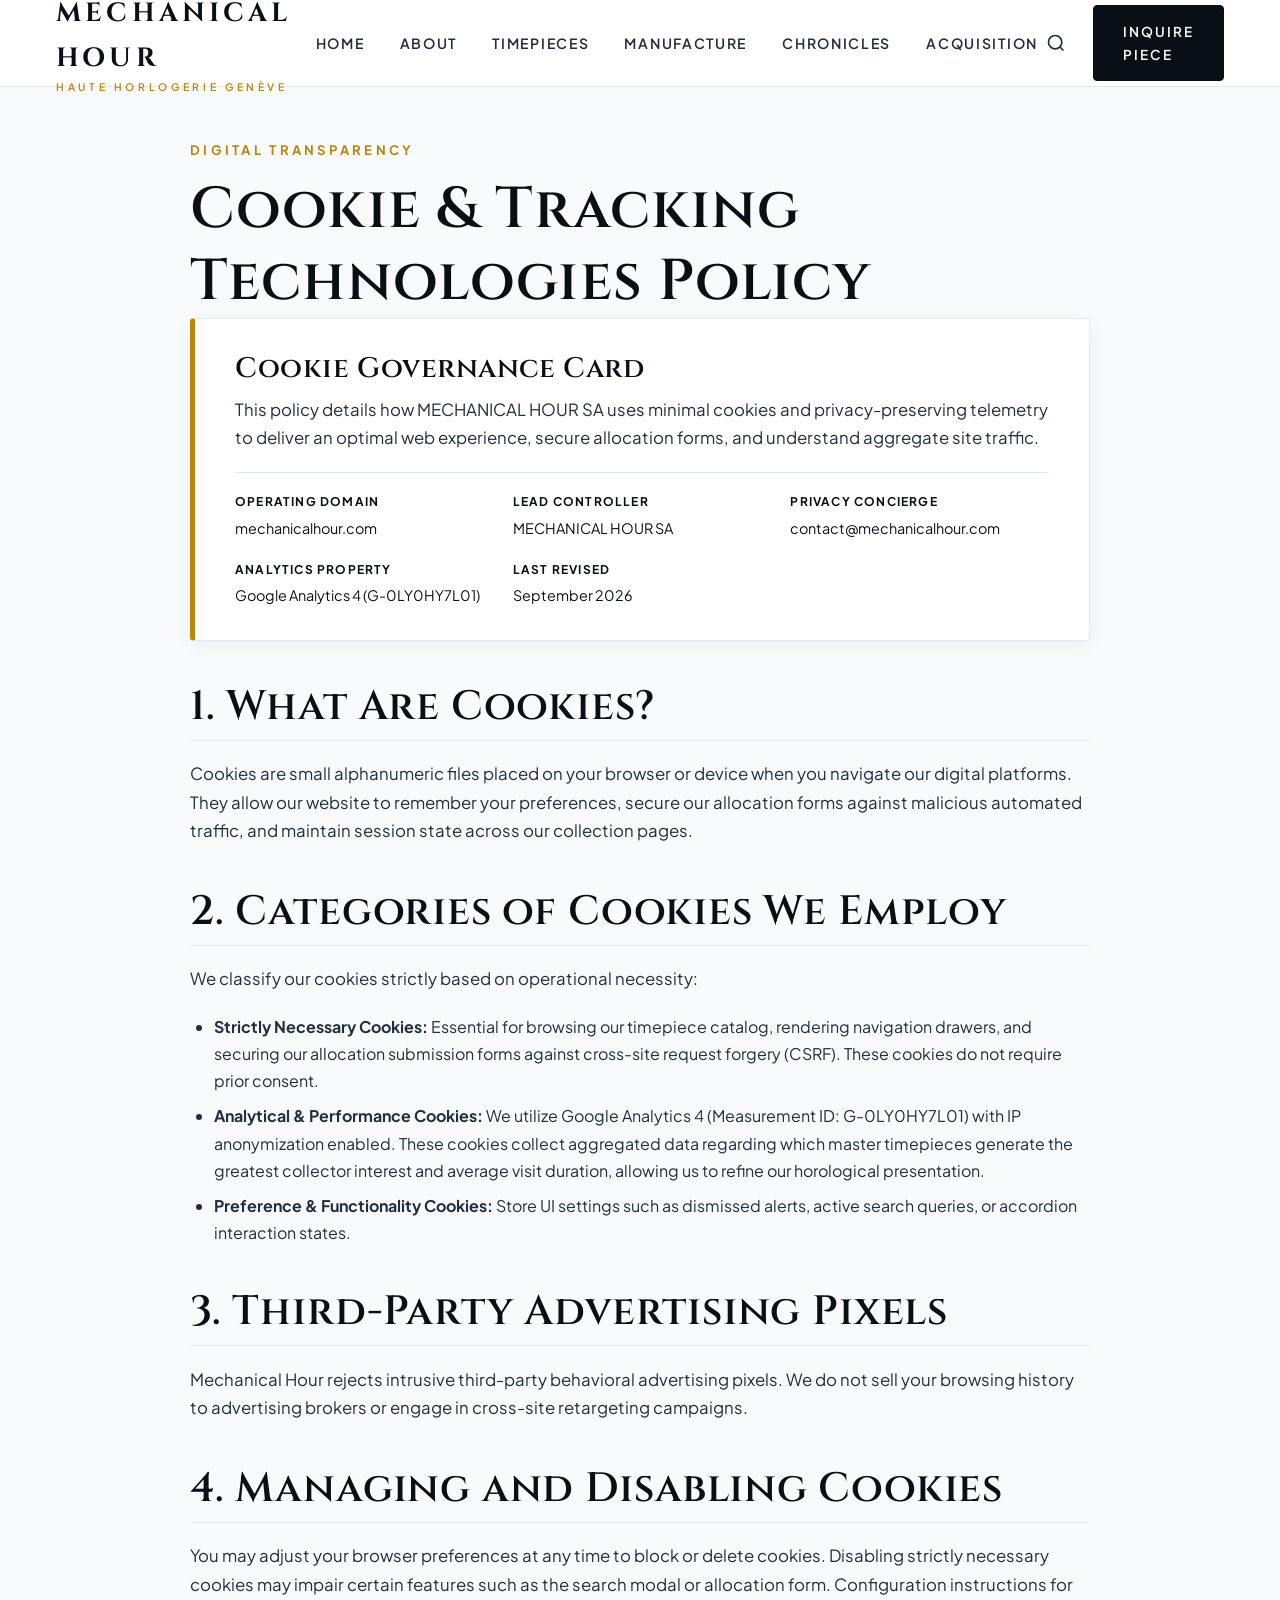
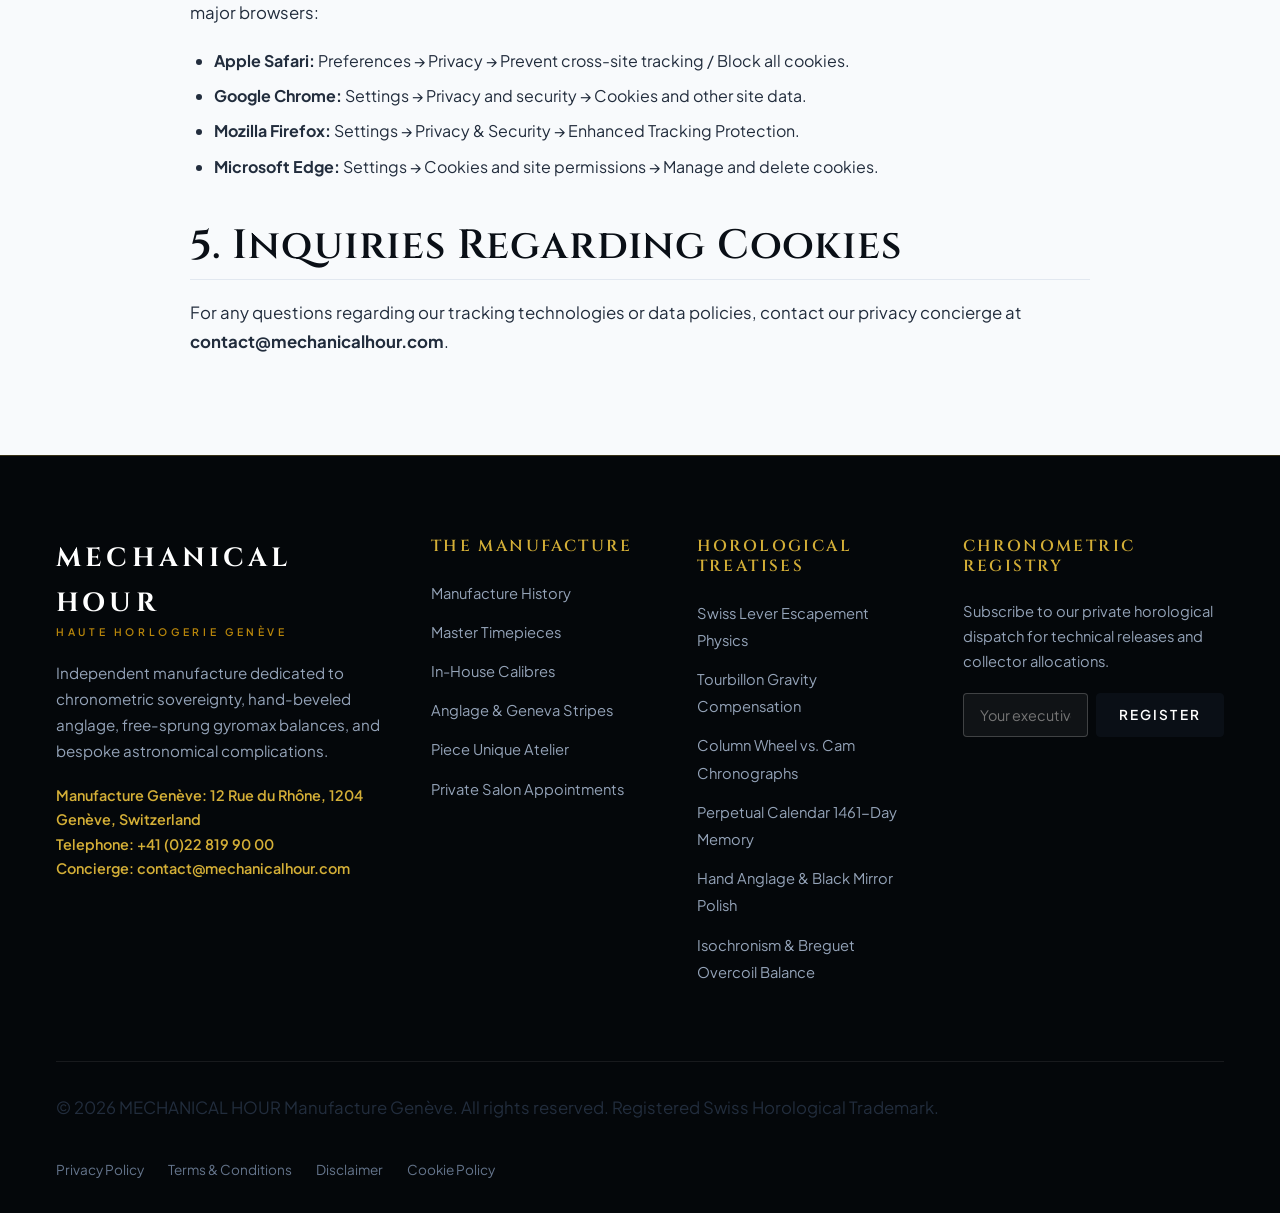
<file: cookie-policy.html>
<!DOCTYPE html>
<html lang="en">
<head>
  <meta charset="UTF-8">
  <meta name="viewport" content="width=device-width, initial-scale=1.0">
  <title>Cookie Policy | MECHANICAL HOUR Haute Horlogerie</title>
  <meta name="description" content="Information on telemetry, cookies, and local session preferences used on Mechanical Hour digital platforms.">
  <link rel="canonical" href="https://mechanicalhour.com/cookie-policy.html">
  <link rel="stylesheet" href="assets/css/style.css?v=1.0">
  <link rel="preconnect" href="https://fonts.googleapis.com">
  <link rel="preconnect" href="https://fonts.gstatic.com" crossorigin>
  <link href="https://fonts.googleapis.com/css2?family=Cinzel:wght@500;600;700;800&family=Playfair+Display:ital,wght@0,500;0,600;0,700;1,400&family=Plus+Jakarta+Sans:wght@300;400;500;600;700&display=swap" rel="stylesheet">
  <!-- Google Analytics (GA4) -->
<script async src="https://www.googletagmanager.com/gtag/js?id=G-0LY0HY7L01"></script>
<script>
  window.dataLayer = window.dataLayer || [];
  function gtag(){dataLayer.push(arguments);}
  gtag('js', new Date());
  gtag('config', 'G-0LY0HY7L01');
</script>
</head>
<body>

<header class="site-header">
  <div class="container header-inner">
    <a href="index.html" class="brand-logo" aria-label="Mechanical Hour Homepage">
      <span class="brand-title">MECHANICAL HOUR</span>
      <span class="brand-tagline">HAUTE HORLOGERIE GENÈVE</span>
    </a>

    <nav class="main-navigation" aria-label="Primary Navigation">
      <ul class="nav-links">
        <li><a href="index.html" class="nav-link ">Home</a></li>
        <li><a href="about.html" class="nav-link ">About</a></li>
        <li><a href="index.html#signature-timepieces" class="nav-link ">Timepieces</a></li>
        <li><a href="index.html#in-house-calibre" class="nav-link ">Manufacture</a></li>
        <li><a href="blog/index.html" class="nav-link ">Chronicles</a></li>
        <li><a href="contact.html" class="nav-link ">Acquisition</a></li>
        <!-- Policy links strictly hidden on desktop via CSS .nav-item-policy -->
        <li class="nav-item-policy"><a href="privacy-policy.html" class="nav-link">Privacy Policy</a></li>
        <li class="nav-item-policy"><a href="terms-and-conditions.html" class="nav-link">Terms</a></li>
        <li class="nav-item-policy"><a href="disclaimer.html" class="nav-link">Disclaimer</a></li>
        <li class="nav-item-policy"><a href="cookie-policy.html" class="nav-link">Cookie Policy</a></li>
      </ul>
    </nav>

    <div class="header-actions">
      <button class="btn-search" aria-label="Open Search Modal">
        <svg width="20" height="20" viewBox="0 0 24 24" fill="none" stroke="currentColor" stroke-width="2"><circle cx="11" cy="11" r="8"></circle><line x1="21" y1="21" x2="16.65" y2="16.65"></line></svg>
      </button>
      <a href="contact.html" class="btn-primary">Inquire Piece</a>
      <button class="mobile-toggle" aria-label="Toggle Mobile Navigation">
        <span></span>
        <span></span>
        <span></span>
      </button>
    </div>
  </div>
</header>

<main>
  <div class="container">
    <article class="policy-body">
      <span class="subheading">Digital Transparency</span>
      <h1>Cookie &amp; Tracking Technologies Policy</h1>

      <div class="governance-card">
        <h3>Cookie Governance Card</h3>
        <p>This policy details how MECHANICAL HOUR SA uses minimal cookies and privacy-preserving telemetry to deliver an optimal web experience, secure allocation forms, and understand aggregate site traffic.</p>
        <div class="governance-meta">
          <div>
            <strong>Operating Domain</strong>
            mechanicalhour.com
          </div>
          <div>
            <strong>Lead Controller</strong>
            MECHANICAL HOUR SA
          </div>
          <div>
            <strong>Privacy Concierge</strong>
            contact@mechanicalhour.com
          </div>
          <div>
            <strong>Analytics Property</strong>
            Google Analytics 4 (G-0LY0HY7L01)
          </div>
          <div>
            <strong>Last Revised</strong>
            September 2026
          </div>
        </div>
      </div>

      <h2>1. What Are Cookies?</h2>
      <p>Cookies are small alphanumeric files placed on your browser or device when you navigate our digital platforms. They allow our website to remember your preferences, secure our allocation forms against malicious automated traffic, and maintain session state across our collection pages.</p>

      <h2>2. Categories of Cookies We Employ</h2>
      <p>We classify our cookies strictly based on operational necessity:</p>
      <ul>
        <li><strong>Strictly Necessary Cookies:</strong> Essential for browsing our timepiece catalog, rendering navigation drawers, and securing our allocation submission forms against cross-site request forgery (CSRF). These cookies do not require prior consent.</li>
        <li><strong>Analytical &amp; Performance Cookies:</strong> We utilize Google Analytics 4 (Measurement ID: G-0LY0HY7L01) with IP anonymization enabled. These cookies collect aggregated data regarding which master timepieces generate the greatest collector interest and average visit duration, allowing us to refine our horological presentation.</li>
        <li><strong>Preference &amp; Functionality Cookies:</strong> Store UI settings such as dismissed alerts, active search queries, or accordion interaction states.</li>
      </ul>

      <h2>3. Third-Party Advertising Pixels</h2>
      <p>Mechanical Hour rejects intrusive third-party behavioral advertising pixels. We do not sell your browsing history to advertising brokers or engage in cross-site retargeting campaigns.</p>

      <h2>4. Managing and Disabling Cookies</h2>
      <p>You may adjust your browser preferences at any time to block or delete cookies. Disabling strictly necessary cookies may impair certain features such as the search modal or allocation form. Configuration instructions for major browsers:</p>
      <ul>
        <li><strong>Apple Safari:</strong> Preferences &rarr; Privacy &rarr; Prevent cross-site tracking / Block all cookies.</li>
        <li><strong>Google Chrome:</strong> Settings &rarr; Privacy and security &rarr; Cookies and other site data.</li>
        <li><strong>Mozilla Firefox:</strong> Settings &rarr; Privacy &amp; Security &rarr; Enhanced Tracking Protection.</li>
        <li><strong>Microsoft Edge:</strong> Settings &rarr; Cookies and site permissions &rarr; Manage and delete cookies.</li>
      </ul>

      <h2>5. Inquiries Regarding Cookies</h2>
      <p>For any questions regarding our tracking technologies or data policies, contact our privacy concierge at <strong>contact@mechanicalhour.com</strong>.</p>
    </article>
  </div>
</main>

<footer class="site-footer">
  <div class="container">
    <div class="footer-grid">
      <div class="footer-col">
        <div class="brand-logo" style="margin-bottom: 1.2rem;">
          <span class="brand-title" style="color: #ffffff;">MECHANICAL HOUR</span>
          <span class="brand-tagline">HAUTE HORLOGERIE GENÈVE</span>
        </div>
        <p style="color: #94a3b8; font-size: 0.95rem; max-width: 340px;">
          Independent manufacture dedicated to chronometric sovereignty, hand-beveled anglage, free-sprung gyromax balances, and bespoke astronomical complications.
        </p>
        <p style="color: var(--accent); font-size: 0.9rem; font-weight: 600;">
          Manufacture Genève: 12 Rue du Rhône, 1204 Genève, Switzerland<br>
          Telephone: +41 (0)22 819 90 00<br>
          Concierge: contact@mechanicalhour.com
        </p>
      </div>

      <div class="footer-col">
        <h4>The Manufacture</h4>
        <ul class="footer-links">
          <li><a href="about.html">Manufacture History</a></li>
          <li><a href="index.html#signature-timepieces">Master Timepieces</a></li>
          <li><a href="index.html#in-house-calibre">In-House Calibres</a></li>
          <li><a href="index.html#finishing-anglage">Anglage &amp; Geneva Stripes</a></li>
          <li><a href="index.html#bespoke-commission">Piece Unique Atelier</a></li>
          <li><a href="contact.html">Private Salon Appointments</a></li>
        </ul>
      </div>

      <div class="footer-col">
        <h4>Horological Treatises</h4>
        <ul class="footer-links">
          <li><a href="blog/escapement-mechanics-impulse-efficiency.html">Swiss Lever Escapement Physics</a></li>
          <li><a href="blog/tourbillon-gravity-compensation-kinetics.html">Tourbillon Gravity Compensation</a></li>
          <li><a href="blog/chronograph-column-wheel-vertical-clutch.html">Column Wheel vs. Cam Chronographs</a></li>
          <li><a href="blog/perpetual-calendar-mechanical-memory.html">Perpetual Calendar 1461-Day Memory</a></li>
          <li><a href="blog/hand-anglage-black-polish-finishing.html">Hand Anglage &amp; Black Mirror Polish</a></li>
          <li><a href="blog/isochronism-breguet-overcoil-silicon.html">Isochronism &amp; Breguet Overcoil Balance</a></li>
        </ul>
      </div>

      <div class="footer-col">
        <h4>Chronometric Registry</h4>
        <p style="color: #94a3b8; font-size: 0.92rem;">Subscribe to our private horological dispatch for technical releases and collector allocations.</p>
        <form style="display: flex; gap: 0.5rem; margin-top: 1rem;" onsubmit="event.preventDefault(); alert('Merci. You have been registered in our Geneva chronometer registry.'); this.reset();">
          <input type="email" placeholder="Your executive email" required style="padding: 0.75rem 1rem; border-radius: 4px; border: 1px solid rgba(255,255,255,0.2); background: rgba(255,255,255,0.05); color: #fff; width: 100%; outline: none; font-size: 0.9rem;">
          <button type="submit" class="btn-primary" style="padding: 0.75rem 1.4rem; white-space: nowrap;">Register</button>
        </form>
      </div>
    </div>

    <div class="footer-bottom">
      <p>&copy; 2026 MECHANICAL HOUR Manufacture Genève. All rights reserved. Registered Swiss Horological Trademark.</p>
      <nav class="footer-policy-nav" aria-label="Legal Navigation">
        <a href="privacy-policy.html">Privacy Policy</a>
        <a href="terms-and-conditions.html">Terms &amp; Conditions</a>
        <a href="disclaimer.html">Disclaimer</a>
        <a href="cookie-policy.html">Cookie Policy</a>
      </nav>
    </div>
  </div>
</footer>

<!-- Mobile Drawer Overlay & Sliding Navigation Menu -->
<div class="mobile-drawer-overlay"></div>
<aside class="mobile-drawer" aria-label="Mobile Menu">
  <div class="mobile-drawer-header">
    <div class="brand-logo">
      <span class="brand-title" style="font-size: 1.25rem;">MECHANICAL HOUR</span>
      <span class="brand-tagline">MANUFACTURE GENÈVE</span>
    </div>
    <button class="mobile-drawer-close" aria-label="Close menu">&times;</button>
  </div>
  <ul class="mobile-nav-list">
    <li><a href="index.html" class="mobile-nav-link">Home</a></li>
    <li><a href="about.html" class="mobile-nav-link">About Manufacture</a></li>
    <li><a href="index.html#signature-timepieces" class="mobile-nav-link">Master Timepieces</a></li>
    <li><a href="index.html#in-house-calibre" class="mobile-nav-link">In-House Calibres</a></li>
    <li><a href="blog/index.html" class="mobile-nav-link">Horological Chronicles</a></li>
    <li><a href="contact.html" class="mobile-nav-link">Private Acquisition</a></li>
    <li><a href="privacy-policy.html" class="mobile-nav-link">Privacy Policy</a></li>
    <li><a href="terms-and-conditions.html" class="mobile-nav-link">Terms &amp; Conditions</a></li>
    <li><a href="disclaimer.html" class="mobile-nav-link">Disclaimer</a></li>
    <li><a href="cookie-policy.html" class="mobile-nav-link">Cookie Policy</a></li>
  </ul>
  <div class="mobile-drawer-footer">
    <p>Geneva Concierge: <strong>contact@mechanicalhour.com</strong></p>
    <p>12 Rue du Rhône, 1204 Genève</p>
  </div>
</aside>

<!-- Search Modal -->
<div class="search-modal" role="dialog" aria-modal="true" aria-label="Site Search">
  <div class="search-dialog">
    <button class="search-dialog-close" aria-label="Close search">&times;</button>
    <h3 style="font-family: var(--font-display); color: var(--primary);">Search The Horological Archive</h3>
    <p style="color: var(--neutral-muted); font-size: 0.95rem;">Search calibre references, complications, escapement mechanics, or metallurgy.</p>
    <div class="search-input-group">
      <input type="text" class="search-input" placeholder="e.g., Tourbillon, Column wheel, Silicon hairspring, Platinum case...">
      <button class="btn-primary" onclick="alert('Searching horological archive for query...');">Search</button>
    </div>
  </div>
</div>

<button class="back-to-top" aria-label="Scroll back to top">&#8593;</button>


<script src="assets/js/main.js?v=1.0"></script>
</body>
</html>
</file>
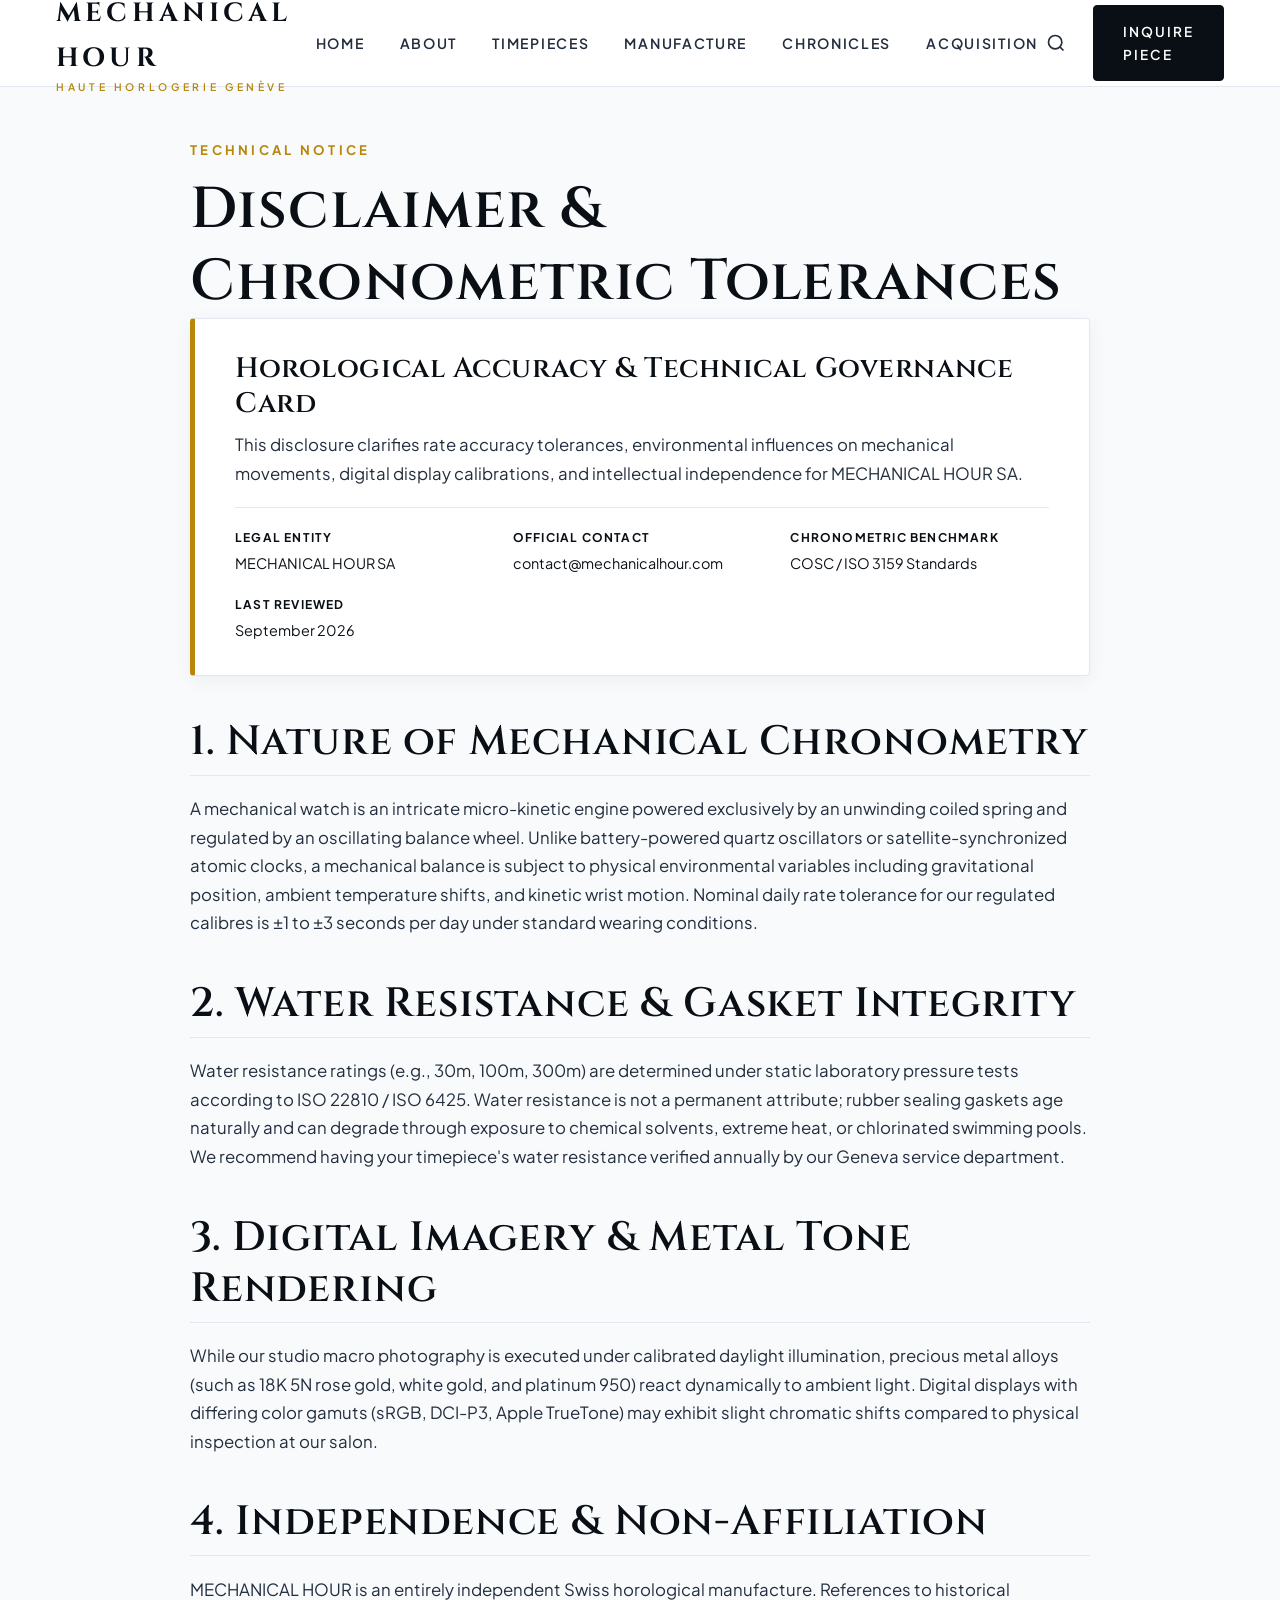
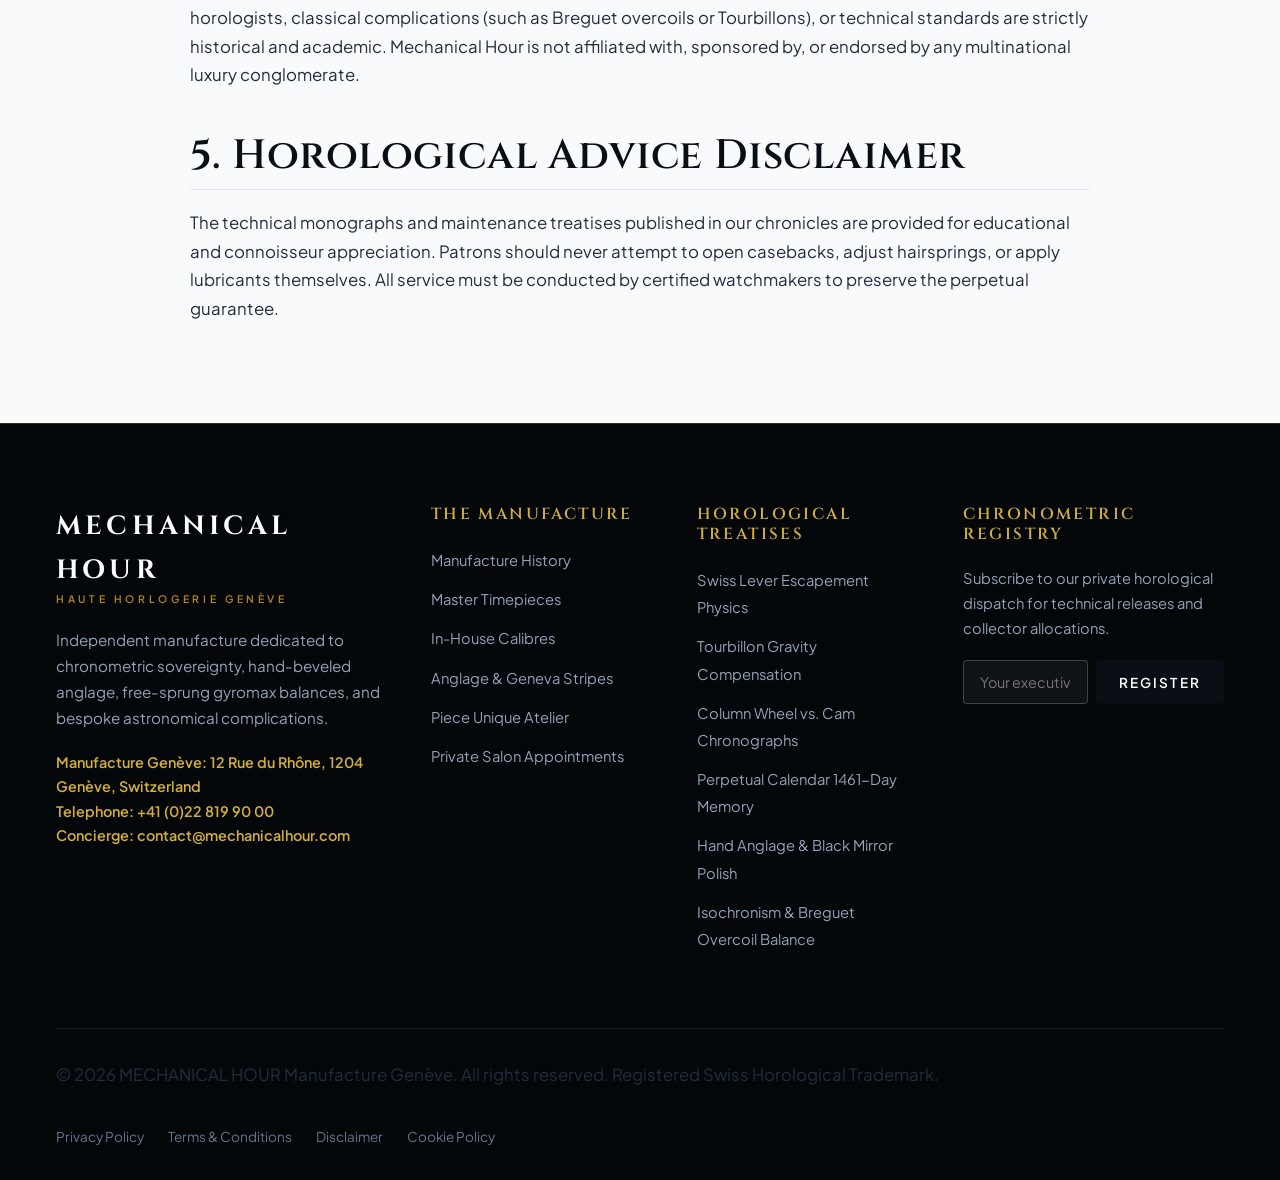
<file: disclaimer.html>
<!DOCTYPE html>
<html lang="en">
<head>
  <meta charset="UTF-8">
  <meta name="viewport" content="width=device-width, initial-scale=1.0">
  <title>Disclaimer &amp; Chronometric Tolerances | MECHANICAL HOUR</title>
  <meta name="description" content="Technical disclaimers regarding mechanical chronometer rate tolerances, environmental influences, and digital representation.">
  <link rel="canonical" href="https://mechanicalhour.com/disclaimer.html">
  <link rel="stylesheet" href="assets/css/style.css?v=1.0">
  <link rel="preconnect" href="https://fonts.googleapis.com">
  <link rel="preconnect" href="https://fonts.gstatic.com" crossorigin>
  <link href="https://fonts.googleapis.com/css2?family=Cinzel:wght@500;600;700;800&family=Playfair+Display:ital,wght@0,500;0,600;0,700;1,400&family=Plus+Jakarta+Sans:wght@300;400;500;600;700&display=swap" rel="stylesheet">
  <!-- Google Analytics (GA4) -->
<script async src="https://www.googletagmanager.com/gtag/js?id=G-0LY0HY7L01"></script>
<script>
  window.dataLayer = window.dataLayer || [];
  function gtag(){dataLayer.push(arguments);}
  gtag('js', new Date());
  gtag('config', 'G-0LY0HY7L01');
</script>
</head>
<body>

<header class="site-header">
  <div class="container header-inner">
    <a href="index.html" class="brand-logo" aria-label="Mechanical Hour Homepage">
      <span class="brand-title">MECHANICAL HOUR</span>
      <span class="brand-tagline">HAUTE HORLOGERIE GENÈVE</span>
    </a>

    <nav class="main-navigation" aria-label="Primary Navigation">
      <ul class="nav-links">
        <li><a href="index.html" class="nav-link ">Home</a></li>
        <li><a href="about.html" class="nav-link ">About</a></li>
        <li><a href="index.html#signature-timepieces" class="nav-link ">Timepieces</a></li>
        <li><a href="index.html#in-house-calibre" class="nav-link ">Manufacture</a></li>
        <li><a href="blog/index.html" class="nav-link ">Chronicles</a></li>
        <li><a href="contact.html" class="nav-link ">Acquisition</a></li>
        <!-- Policy links strictly hidden on desktop via CSS .nav-item-policy -->
        <li class="nav-item-policy"><a href="privacy-policy.html" class="nav-link">Privacy Policy</a></li>
        <li class="nav-item-policy"><a href="terms-and-conditions.html" class="nav-link">Terms</a></li>
        <li class="nav-item-policy"><a href="disclaimer.html" class="nav-link">Disclaimer</a></li>
        <li class="nav-item-policy"><a href="cookie-policy.html" class="nav-link">Cookie Policy</a></li>
      </ul>
    </nav>

    <div class="header-actions">
      <button class="btn-search" aria-label="Open Search Modal">
        <svg width="20" height="20" viewBox="0 0 24 24" fill="none" stroke="currentColor" stroke-width="2"><circle cx="11" cy="11" r="8"></circle><line x1="21" y1="21" x2="16.65" y2="16.65"></line></svg>
      </button>
      <a href="contact.html" class="btn-primary">Inquire Piece</a>
      <button class="mobile-toggle" aria-label="Toggle Mobile Navigation">
        <span></span>
        <span></span>
        <span></span>
      </button>
    </div>
  </div>
</header>

<main>
  <div class="container">
    <article class="policy-body">
      <span class="subheading">Technical Notice</span>
      <h1>Disclaimer &amp; Chronometric Tolerances</h1>

      <div class="governance-card">
        <h3>Horological Accuracy &amp; Technical Governance Card</h3>
        <p>This disclosure clarifies rate accuracy tolerances, environmental influences on mechanical movements, digital display calibrations, and intellectual independence for MECHANICAL HOUR SA.</p>
        <div class="governance-meta">
          <div>
            <strong>Legal Entity</strong>
            MECHANICAL HOUR SA
          </div>
          <div>
            <strong>Official Contact</strong>
            contact@mechanicalhour.com
          </div>
          <div>
            <strong>Chronometric Benchmark</strong>
            COSC / ISO 3159 Standards
          </div>
          <div>
            <strong>Last Reviewed</strong>
            September 2026
          </div>
        </div>
      </div>

      <h2>1. Nature of Mechanical Chronometry</h2>
      <p>A mechanical watch is an intricate micro-kinetic engine powered exclusively by an unwinding coiled spring and regulated by an oscillating balance wheel. Unlike battery-powered quartz oscillators or satellite-synchronized atomic clocks, a mechanical balance is subject to physical environmental variables including gravitational position, ambient temperature shifts, and kinetic wrist motion. Nominal daily rate tolerance for our regulated calibres is &plusmn;1 to &plusmn;3 seconds per day under standard wearing conditions.</p>

      <h2>2. Water Resistance &amp; Gasket Integrity</h2>
      <p>Water resistance ratings (e.g., 30m, 100m, 300m) are determined under static laboratory pressure tests according to ISO 22810 / ISO 6425. Water resistance is not a permanent attribute; rubber sealing gaskets age naturally and can degrade through exposure to chemical solvents, extreme heat, or chlorinated swimming pools. We recommend having your timepiece's water resistance verified annually by our Geneva service department.</p>

      <h2>3. Digital Imagery &amp; Metal Tone Rendering</h2>
      <p>While our studio macro photography is executed under calibrated daylight illumination, precious metal alloys (such as 18K 5N rose gold, white gold, and platinum 950) react dynamically to ambient light. Digital displays with differing color gamuts (sRGB, DCI-P3, Apple TrueTone) may exhibit slight chromatic shifts compared to physical inspection at our salon.</p>

      <h2>4. Independence &amp; Non-Affiliation</h2>
      <p>MECHANICAL HOUR is an entirely independent Swiss horological manufacture. References to historical horologists, classical complications (such as Breguet overcoils or Tourbillons), or technical standards are strictly historical and academic. Mechanical Hour is not affiliated with, sponsored by, or endorsed by any multinational luxury conglomerate.</p>

      <h2>5. Horological Advice Disclaimer</h2>
      <p>The technical monographs and maintenance treatises published in our chronicles are provided for educational and connoisseur appreciation. Patrons should never attempt to open casebacks, adjust hairsprings, or apply lubricants themselves. All service must be conducted by certified watchmakers to preserve the perpetual guarantee.</p>
    </article>
  </div>
</main>

<footer class="site-footer">
  <div class="container">
    <div class="footer-grid">
      <div class="footer-col">
        <div class="brand-logo" style="margin-bottom: 1.2rem;">
          <span class="brand-title" style="color: #ffffff;">MECHANICAL HOUR</span>
          <span class="brand-tagline">HAUTE HORLOGERIE GENÈVE</span>
        </div>
        <p style="color: #94a3b8; font-size: 0.95rem; max-width: 340px;">
          Independent manufacture dedicated to chronometric sovereignty, hand-beveled anglage, free-sprung gyromax balances, and bespoke astronomical complications.
        </p>
        <p style="color: var(--accent); font-size: 0.9rem; font-weight: 600;">
          Manufacture Genève: 12 Rue du Rhône, 1204 Genève, Switzerland<br>
          Telephone: +41 (0)22 819 90 00<br>
          Concierge: contact@mechanicalhour.com
        </p>
      </div>

      <div class="footer-col">
        <h4>The Manufacture</h4>
        <ul class="footer-links">
          <li><a href="about.html">Manufacture History</a></li>
          <li><a href="index.html#signature-timepieces">Master Timepieces</a></li>
          <li><a href="index.html#in-house-calibre">In-House Calibres</a></li>
          <li><a href="index.html#finishing-anglage">Anglage &amp; Geneva Stripes</a></li>
          <li><a href="index.html#bespoke-commission">Piece Unique Atelier</a></li>
          <li><a href="contact.html">Private Salon Appointments</a></li>
        </ul>
      </div>

      <div class="footer-col">
        <h4>Horological Treatises</h4>
        <ul class="footer-links">
          <li><a href="blog/escapement-mechanics-impulse-efficiency.html">Swiss Lever Escapement Physics</a></li>
          <li><a href="blog/tourbillon-gravity-compensation-kinetics.html">Tourbillon Gravity Compensation</a></li>
          <li><a href="blog/chronograph-column-wheel-vertical-clutch.html">Column Wheel vs. Cam Chronographs</a></li>
          <li><a href="blog/perpetual-calendar-mechanical-memory.html">Perpetual Calendar 1461-Day Memory</a></li>
          <li><a href="blog/hand-anglage-black-polish-finishing.html">Hand Anglage &amp; Black Mirror Polish</a></li>
          <li><a href="blog/isochronism-breguet-overcoil-silicon.html">Isochronism &amp; Breguet Overcoil Balance</a></li>
        </ul>
      </div>

      <div class="footer-col">
        <h4>Chronometric Registry</h4>
        <p style="color: #94a3b8; font-size: 0.92rem;">Subscribe to our private horological dispatch for technical releases and collector allocations.</p>
        <form style="display: flex; gap: 0.5rem; margin-top: 1rem;" onsubmit="event.preventDefault(); alert('Merci. You have been registered in our Geneva chronometer registry.'); this.reset();">
          <input type="email" placeholder="Your executive email" required style="padding: 0.75rem 1rem; border-radius: 4px; border: 1px solid rgba(255,255,255,0.2); background: rgba(255,255,255,0.05); color: #fff; width: 100%; outline: none; font-size: 0.9rem;">
          <button type="submit" class="btn-primary" style="padding: 0.75rem 1.4rem; white-space: nowrap;">Register</button>
        </form>
      </div>
    </div>

    <div class="footer-bottom">
      <p>&copy; 2026 MECHANICAL HOUR Manufacture Genève. All rights reserved. Registered Swiss Horological Trademark.</p>
      <nav class="footer-policy-nav" aria-label="Legal Navigation">
        <a href="privacy-policy.html">Privacy Policy</a>
        <a href="terms-and-conditions.html">Terms &amp; Conditions</a>
        <a href="disclaimer.html">Disclaimer</a>
        <a href="cookie-policy.html">Cookie Policy</a>
      </nav>
    </div>
  </div>
</footer>

<!-- Mobile Drawer Overlay & Sliding Navigation Menu -->
<div class="mobile-drawer-overlay"></div>
<aside class="mobile-drawer" aria-label="Mobile Menu">
  <div class="mobile-drawer-header">
    <div class="brand-logo">
      <span class="brand-title" style="font-size: 1.25rem;">MECHANICAL HOUR</span>
      <span class="brand-tagline">MANUFACTURE GENÈVE</span>
    </div>
    <button class="mobile-drawer-close" aria-label="Close menu">&times;</button>
  </div>
  <ul class="mobile-nav-list">
    <li><a href="index.html" class="mobile-nav-link">Home</a></li>
    <li><a href="about.html" class="mobile-nav-link">About Manufacture</a></li>
    <li><a href="index.html#signature-timepieces" class="mobile-nav-link">Master Timepieces</a></li>
    <li><a href="index.html#in-house-calibre" class="mobile-nav-link">In-House Calibres</a></li>
    <li><a href="blog/index.html" class="mobile-nav-link">Horological Chronicles</a></li>
    <li><a href="contact.html" class="mobile-nav-link">Private Acquisition</a></li>
    <li><a href="privacy-policy.html" class="mobile-nav-link">Privacy Policy</a></li>
    <li><a href="terms-and-conditions.html" class="mobile-nav-link">Terms &amp; Conditions</a></li>
    <li><a href="disclaimer.html" class="mobile-nav-link">Disclaimer</a></li>
    <li><a href="cookie-policy.html" class="mobile-nav-link">Cookie Policy</a></li>
  </ul>
  <div class="mobile-drawer-footer">
    <p>Geneva Concierge: <strong>contact@mechanicalhour.com</strong></p>
    <p>12 Rue du Rhône, 1204 Genève</p>
  </div>
</aside>

<!-- Search Modal -->
<div class="search-modal" role="dialog" aria-modal="true" aria-label="Site Search">
  <div class="search-dialog">
    <button class="search-dialog-close" aria-label="Close search">&times;</button>
    <h3 style="font-family: var(--font-display); color: var(--primary);">Search The Horological Archive</h3>
    <p style="color: var(--neutral-muted); font-size: 0.95rem;">Search calibre references, complications, escapement mechanics, or metallurgy.</p>
    <div class="search-input-group">
      <input type="text" class="search-input" placeholder="e.g., Tourbillon, Column wheel, Silicon hairspring, Platinum case...">
      <button class="btn-primary" onclick="alert('Searching horological archive for query...');">Search</button>
    </div>
  </div>
</div>

<button class="back-to-top" aria-label="Scroll back to top">&#8593;</button>


<script src="assets/js/main.js?v=1.0"></script>
</body>
</html>
</file>
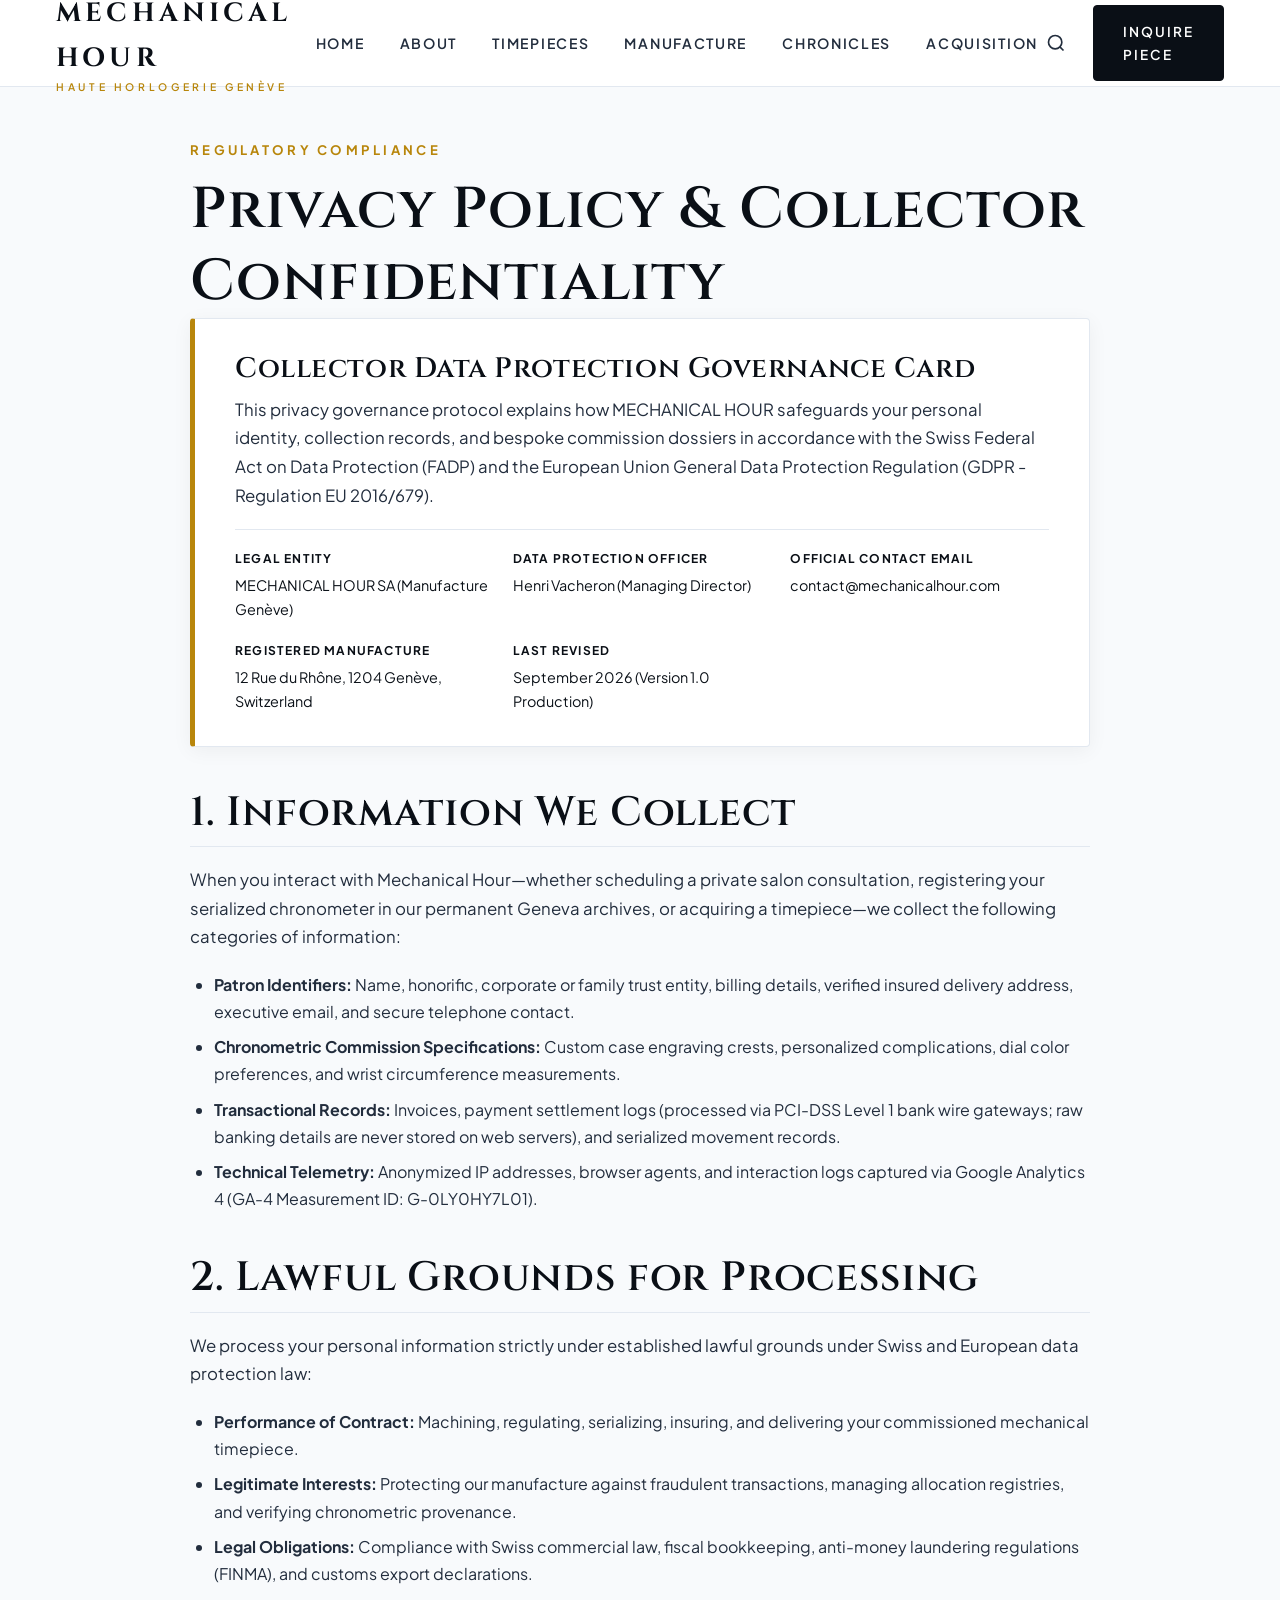
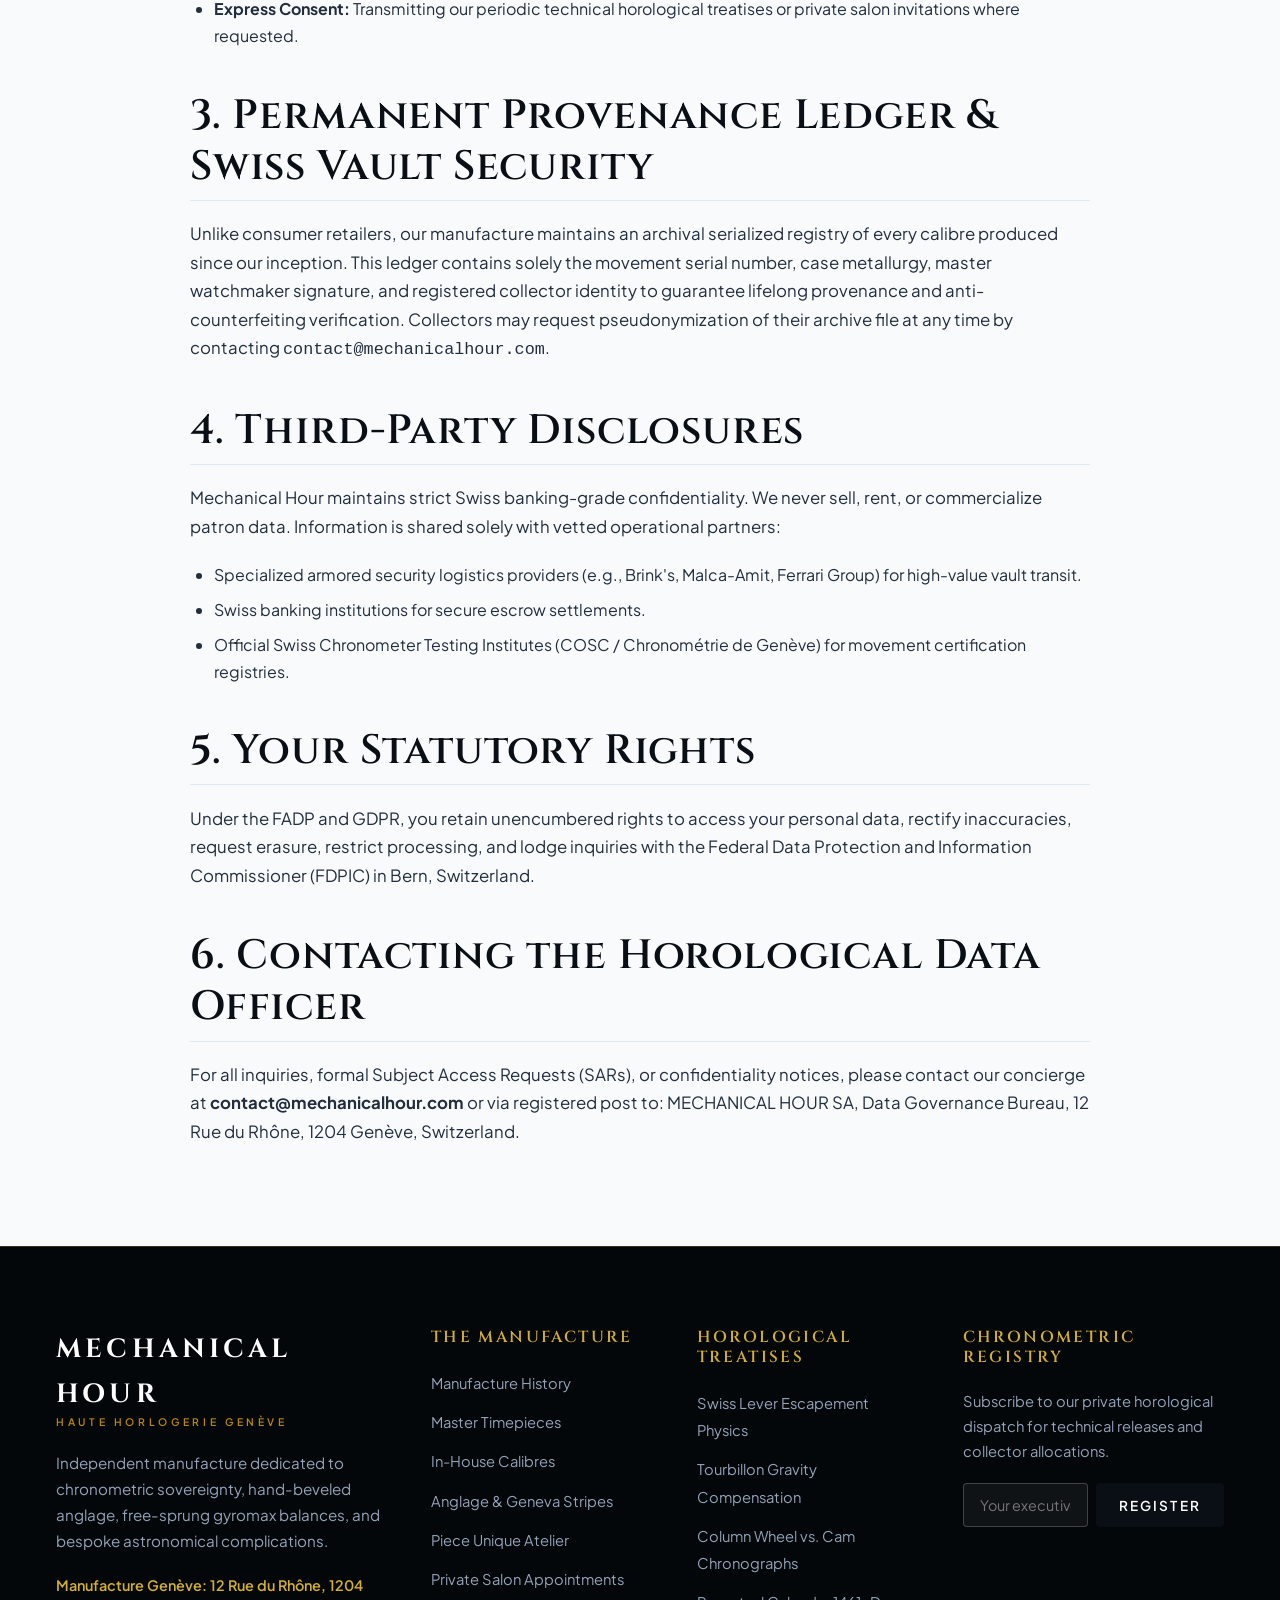
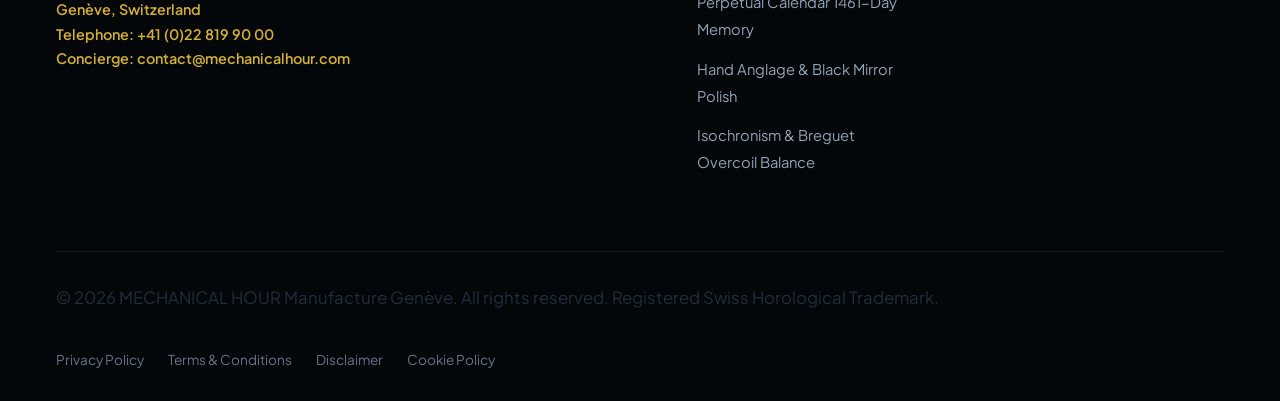
<file: privacy-policy.html>
<!DOCTYPE html>
<html lang="en">
<head>
  <meta charset="UTF-8">
  <meta name="viewport" content="width=device-width, initial-scale=1.0">
  <title>Privacy Policy | MECHANICAL HOUR Haute Horlogerie</title>
  <meta name="description" content="Official Privacy Policy, patron data governance, and chronometric ledger confidentiality for Mechanical Hour.">
  <link rel="canonical" href="https://mechanicalhour.com/privacy-policy.html">
  <link rel="stylesheet" href="assets/css/style.css?v=1.0">
  <link rel="preconnect" href="https://fonts.googleapis.com">
  <link rel="preconnect" href="https://fonts.gstatic.com" crossorigin>
  <link href="https://fonts.googleapis.com/css2?family=Cinzel:wght@500;600;700;800&family=Playfair+Display:ital,wght@0,500;0,600;0,700;1,400&family=Plus+Jakarta+Sans:wght@300;400;500;600;700&display=swap" rel="stylesheet">
  <!-- Google Analytics (GA4) -->
<script async src="https://www.googletagmanager.com/gtag/js?id=G-0LY0HY7L01"></script>
<script>
  window.dataLayer = window.dataLayer || [];
  function gtag(){dataLayer.push(arguments);}
  gtag('js', new Date());
  gtag('config', 'G-0LY0HY7L01');
</script>
</head>
<body>

<header class="site-header">
  <div class="container header-inner">
    <a href="index.html" class="brand-logo" aria-label="Mechanical Hour Homepage">
      <span class="brand-title">MECHANICAL HOUR</span>
      <span class="brand-tagline">HAUTE HORLOGERIE GENÈVE</span>
    </a>

    <nav class="main-navigation" aria-label="Primary Navigation">
      <ul class="nav-links">
        <li><a href="index.html" class="nav-link ">Home</a></li>
        <li><a href="about.html" class="nav-link ">About</a></li>
        <li><a href="index.html#signature-timepieces" class="nav-link ">Timepieces</a></li>
        <li><a href="index.html#in-house-calibre" class="nav-link ">Manufacture</a></li>
        <li><a href="blog/index.html" class="nav-link ">Chronicles</a></li>
        <li><a href="contact.html" class="nav-link ">Acquisition</a></li>
        <!-- Policy links strictly hidden on desktop via CSS .nav-item-policy -->
        <li class="nav-item-policy"><a href="privacy-policy.html" class="nav-link">Privacy Policy</a></li>
        <li class="nav-item-policy"><a href="terms-and-conditions.html" class="nav-link">Terms</a></li>
        <li class="nav-item-policy"><a href="disclaimer.html" class="nav-link">Disclaimer</a></li>
        <li class="nav-item-policy"><a href="cookie-policy.html" class="nav-link">Cookie Policy</a></li>
      </ul>
    </nav>

    <div class="header-actions">
      <button class="btn-search" aria-label="Open Search Modal">
        <svg width="20" height="20" viewBox="0 0 24 24" fill="none" stroke="currentColor" stroke-width="2"><circle cx="11" cy="11" r="8"></circle><line x1="21" y1="21" x2="16.65" y2="16.65"></line></svg>
      </button>
      <a href="contact.html" class="btn-primary">Inquire Piece</a>
      <button class="mobile-toggle" aria-label="Toggle Mobile Navigation">
        <span></span>
        <span></span>
        <span></span>
      </button>
    </div>
  </div>
</header>

<main>
  <div class="container">
    <article class="policy-body">
      <span class="subheading">Regulatory Compliance</span>
      <h1>Privacy Policy &amp; Collector Confidentiality</h1>

      <div class="governance-card">
        <h3>Collector Data Protection Governance Card</h3>
        <p>This privacy governance protocol explains how MECHANICAL HOUR safeguards your personal identity, collection records, and bespoke commission dossiers in accordance with the Swiss Federal Act on Data Protection (FADP) and the European Union General Data Protection Regulation (GDPR - Regulation EU 2016/679).</p>
        <div class="governance-meta">
          <div>
            <strong>Legal Entity</strong>
            MECHANICAL HOUR SA (Manufacture Genève)
          </div>
          <div>
            <strong>Data Protection Officer</strong>
            Henri Vacheron (Managing Director)
          </div>
          <div>
            <strong>Official Contact Email</strong>
            contact@mechanicalhour.com
          </div>
          <div>
            <strong>Registered Manufacture</strong>
            12 Rue du Rhône, 1204 Genève, Switzerland
          </div>
          <div>
            <strong>Last Revised</strong>
            September 2026 (Version 1.0 Production)
          </div>
        </div>
      </div>

      <h2>1. Information We Collect</h2>
      <p>When you interact with Mechanical Hour—whether scheduling a private salon consultation, registering your serialized chronometer in our permanent Geneva archives, or acquiring a timepiece—we collect the following categories of information:</p>
      <ul>
        <li><strong>Patron Identifiers:</strong> Name, honorific, corporate or family trust entity, billing details, verified insured delivery address, executive email, and secure telephone contact.</li>
        <li><strong>Chronometric Commission Specifications:</strong> Custom case engraving crests, personalized complications, dial color preferences, and wrist circumference measurements.</li>
        <li><strong>Transactional Records:</strong> Invoices, payment settlement logs (processed via PCI-DSS Level 1 bank wire gateways; raw banking details are never stored on web servers), and serialized movement records.</li>
        <li><strong>Technical Telemetry:</strong> Anonymized IP addresses, browser agents, and interaction logs captured via Google Analytics 4 (GA-4 Measurement ID: G-0LY0HY7L01).</li>
      </ul>

      <h2>2. Lawful Grounds for Processing</h2>
      <p>We process your personal information strictly under established lawful grounds under Swiss and European data protection law:</p>
      <ul>
        <li><strong>Performance of Contract:</strong> Machining, regulating, serializing, insuring, and delivering your commissioned mechanical timepiece.</li>
        <li><strong>Legitimate Interests:</strong> Protecting our manufacture against fraudulent transactions, managing allocation registries, and verifying chronometric provenance.</li>
        <li><strong>Legal Obligations:</strong> Compliance with Swiss commercial law, fiscal bookkeeping, anti-money laundering regulations (FINMA), and customs export declarations.</li>
        <li><strong>Express Consent:</strong> Transmitting our periodic technical horological treatises or private salon invitations where requested.</li>
      </ul>

      <h2>3. Permanent Provenance Ledger &amp; Swiss Vault Security</h2>
      <p>Unlike consumer retailers, our manufacture maintains an archival serialized registry of every calibre produced since our inception. This ledger contains solely the movement serial number, case metallurgy, master watchmaker signature, and registered collector identity to guarantee lifelong provenance and anti-counterfeiting verification. Collectors may request pseudonymization of their archive file at any time by contacting <code>contact@mechanicalhour.com</code>.</p>

      <h2>4. Third-Party Disclosures</h2>
      <p>Mechanical Hour maintains strict Swiss banking-grade confidentiality. We never sell, rent, or commercialize patron data. Information is shared solely with vetted operational partners:</p>
      <ul>
        <li>Specialized armored security logistics providers (e.g., Brink's, Malca-Amit, Ferrari Group) for high-value vault transit.</li>
        <li>Swiss banking institutions for secure escrow settlements.</li>
        <li>Official Swiss Chronometer Testing Institutes (COSC / Chronométrie de Genève) for movement certification registries.</li>
      </ul>

      <h2>5. Your Statutory Rights</h2>
      <p>Under the FADP and GDPR, you retain unencumbered rights to access your personal data, rectify inaccuracies, request erasure, restrict processing, and lodge inquiries with the Federal Data Protection and Information Commissioner (FDPIC) in Bern, Switzerland.</p>

      <h2>6. Contacting the Horological Data Officer</h2>
      <p>For all inquiries, formal Subject Access Requests (SARs), or confidentiality notices, please contact our concierge at <strong>contact@mechanicalhour.com</strong> or via registered post to: MECHANICAL HOUR SA, Data Governance Bureau, 12 Rue du Rhône, 1204 Genève, Switzerland.</p>
    </article>
  </div>
</main>

<footer class="site-footer">
  <div class="container">
    <div class="footer-grid">
      <div class="footer-col">
        <div class="brand-logo" style="margin-bottom: 1.2rem;">
          <span class="brand-title" style="color: #ffffff;">MECHANICAL HOUR</span>
          <span class="brand-tagline">HAUTE HORLOGERIE GENÈVE</span>
        </div>
        <p style="color: #94a3b8; font-size: 0.95rem; max-width: 340px;">
          Independent manufacture dedicated to chronometric sovereignty, hand-beveled anglage, free-sprung gyromax balances, and bespoke astronomical complications.
        </p>
        <p style="color: var(--accent); font-size: 0.9rem; font-weight: 600;">
          Manufacture Genève: 12 Rue du Rhône, 1204 Genève, Switzerland<br>
          Telephone: +41 (0)22 819 90 00<br>
          Concierge: contact@mechanicalhour.com
        </p>
      </div>

      <div class="footer-col">
        <h4>The Manufacture</h4>
        <ul class="footer-links">
          <li><a href="about.html">Manufacture History</a></li>
          <li><a href="index.html#signature-timepieces">Master Timepieces</a></li>
          <li><a href="index.html#in-house-calibre">In-House Calibres</a></li>
          <li><a href="index.html#finishing-anglage">Anglage &amp; Geneva Stripes</a></li>
          <li><a href="index.html#bespoke-commission">Piece Unique Atelier</a></li>
          <li><a href="contact.html">Private Salon Appointments</a></li>
        </ul>
      </div>

      <div class="footer-col">
        <h4>Horological Treatises</h4>
        <ul class="footer-links">
          <li><a href="blog/escapement-mechanics-impulse-efficiency.html">Swiss Lever Escapement Physics</a></li>
          <li><a href="blog/tourbillon-gravity-compensation-kinetics.html">Tourbillon Gravity Compensation</a></li>
          <li><a href="blog/chronograph-column-wheel-vertical-clutch.html">Column Wheel vs. Cam Chronographs</a></li>
          <li><a href="blog/perpetual-calendar-mechanical-memory.html">Perpetual Calendar 1461-Day Memory</a></li>
          <li><a href="blog/hand-anglage-black-polish-finishing.html">Hand Anglage &amp; Black Mirror Polish</a></li>
          <li><a href="blog/isochronism-breguet-overcoil-silicon.html">Isochronism &amp; Breguet Overcoil Balance</a></li>
        </ul>
      </div>

      <div class="footer-col">
        <h4>Chronometric Registry</h4>
        <p style="color: #94a3b8; font-size: 0.92rem;">Subscribe to our private horological dispatch for technical releases and collector allocations.</p>
        <form style="display: flex; gap: 0.5rem; margin-top: 1rem;" onsubmit="event.preventDefault(); alert('Merci. You have been registered in our Geneva chronometer registry.'); this.reset();">
          <input type="email" placeholder="Your executive email" required style="padding: 0.75rem 1rem; border-radius: 4px; border: 1px solid rgba(255,255,255,0.2); background: rgba(255,255,255,0.05); color: #fff; width: 100%; outline: none; font-size: 0.9rem;">
          <button type="submit" class="btn-primary" style="padding: 0.75rem 1.4rem; white-space: nowrap;">Register</button>
        </form>
      </div>
    </div>

    <div class="footer-bottom">
      <p>&copy; 2026 MECHANICAL HOUR Manufacture Genève. All rights reserved. Registered Swiss Horological Trademark.</p>
      <nav class="footer-policy-nav" aria-label="Legal Navigation">
        <a href="privacy-policy.html">Privacy Policy</a>
        <a href="terms-and-conditions.html">Terms &amp; Conditions</a>
        <a href="disclaimer.html">Disclaimer</a>
        <a href="cookie-policy.html">Cookie Policy</a>
      </nav>
    </div>
  </div>
</footer>

<!-- Mobile Drawer Overlay & Sliding Navigation Menu -->
<div class="mobile-drawer-overlay"></div>
<aside class="mobile-drawer" aria-label="Mobile Menu">
  <div class="mobile-drawer-header">
    <div class="brand-logo">
      <span class="brand-title" style="font-size: 1.25rem;">MECHANICAL HOUR</span>
      <span class="brand-tagline">MANUFACTURE GENÈVE</span>
    </div>
    <button class="mobile-drawer-close" aria-label="Close menu">&times;</button>
  </div>
  <ul class="mobile-nav-list">
    <li><a href="index.html" class="mobile-nav-link">Home</a></li>
    <li><a href="about.html" class="mobile-nav-link">About Manufacture</a></li>
    <li><a href="index.html#signature-timepieces" class="mobile-nav-link">Master Timepieces</a></li>
    <li><a href="index.html#in-house-calibre" class="mobile-nav-link">In-House Calibres</a></li>
    <li><a href="blog/index.html" class="mobile-nav-link">Horological Chronicles</a></li>
    <li><a href="contact.html" class="mobile-nav-link">Private Acquisition</a></li>
    <li><a href="privacy-policy.html" class="mobile-nav-link">Privacy Policy</a></li>
    <li><a href="terms-and-conditions.html" class="mobile-nav-link">Terms &amp; Conditions</a></li>
    <li><a href="disclaimer.html" class="mobile-nav-link">Disclaimer</a></li>
    <li><a href="cookie-policy.html" class="mobile-nav-link">Cookie Policy</a></li>
  </ul>
  <div class="mobile-drawer-footer">
    <p>Geneva Concierge: <strong>contact@mechanicalhour.com</strong></p>
    <p>12 Rue du Rhône, 1204 Genève</p>
  </div>
</aside>

<!-- Search Modal -->
<div class="search-modal" role="dialog" aria-modal="true" aria-label="Site Search">
  <div class="search-dialog">
    <button class="search-dialog-close" aria-label="Close search">&times;</button>
    <h3 style="font-family: var(--font-display); color: var(--primary);">Search The Horological Archive</h3>
    <p style="color: var(--neutral-muted); font-size: 0.95rem;">Search calibre references, complications, escapement mechanics, or metallurgy.</p>
    <div class="search-input-group">
      <input type="text" class="search-input" placeholder="e.g., Tourbillon, Column wheel, Silicon hairspring, Platinum case...">
      <button class="btn-primary" onclick="alert('Searching horological archive for query...');">Search</button>
    </div>
  </div>
</div>

<button class="back-to-top" aria-label="Scroll back to top">&#8593;</button>


<script src="assets/js/main.js?v=1.0"></script>
</body>
</html>
</file>
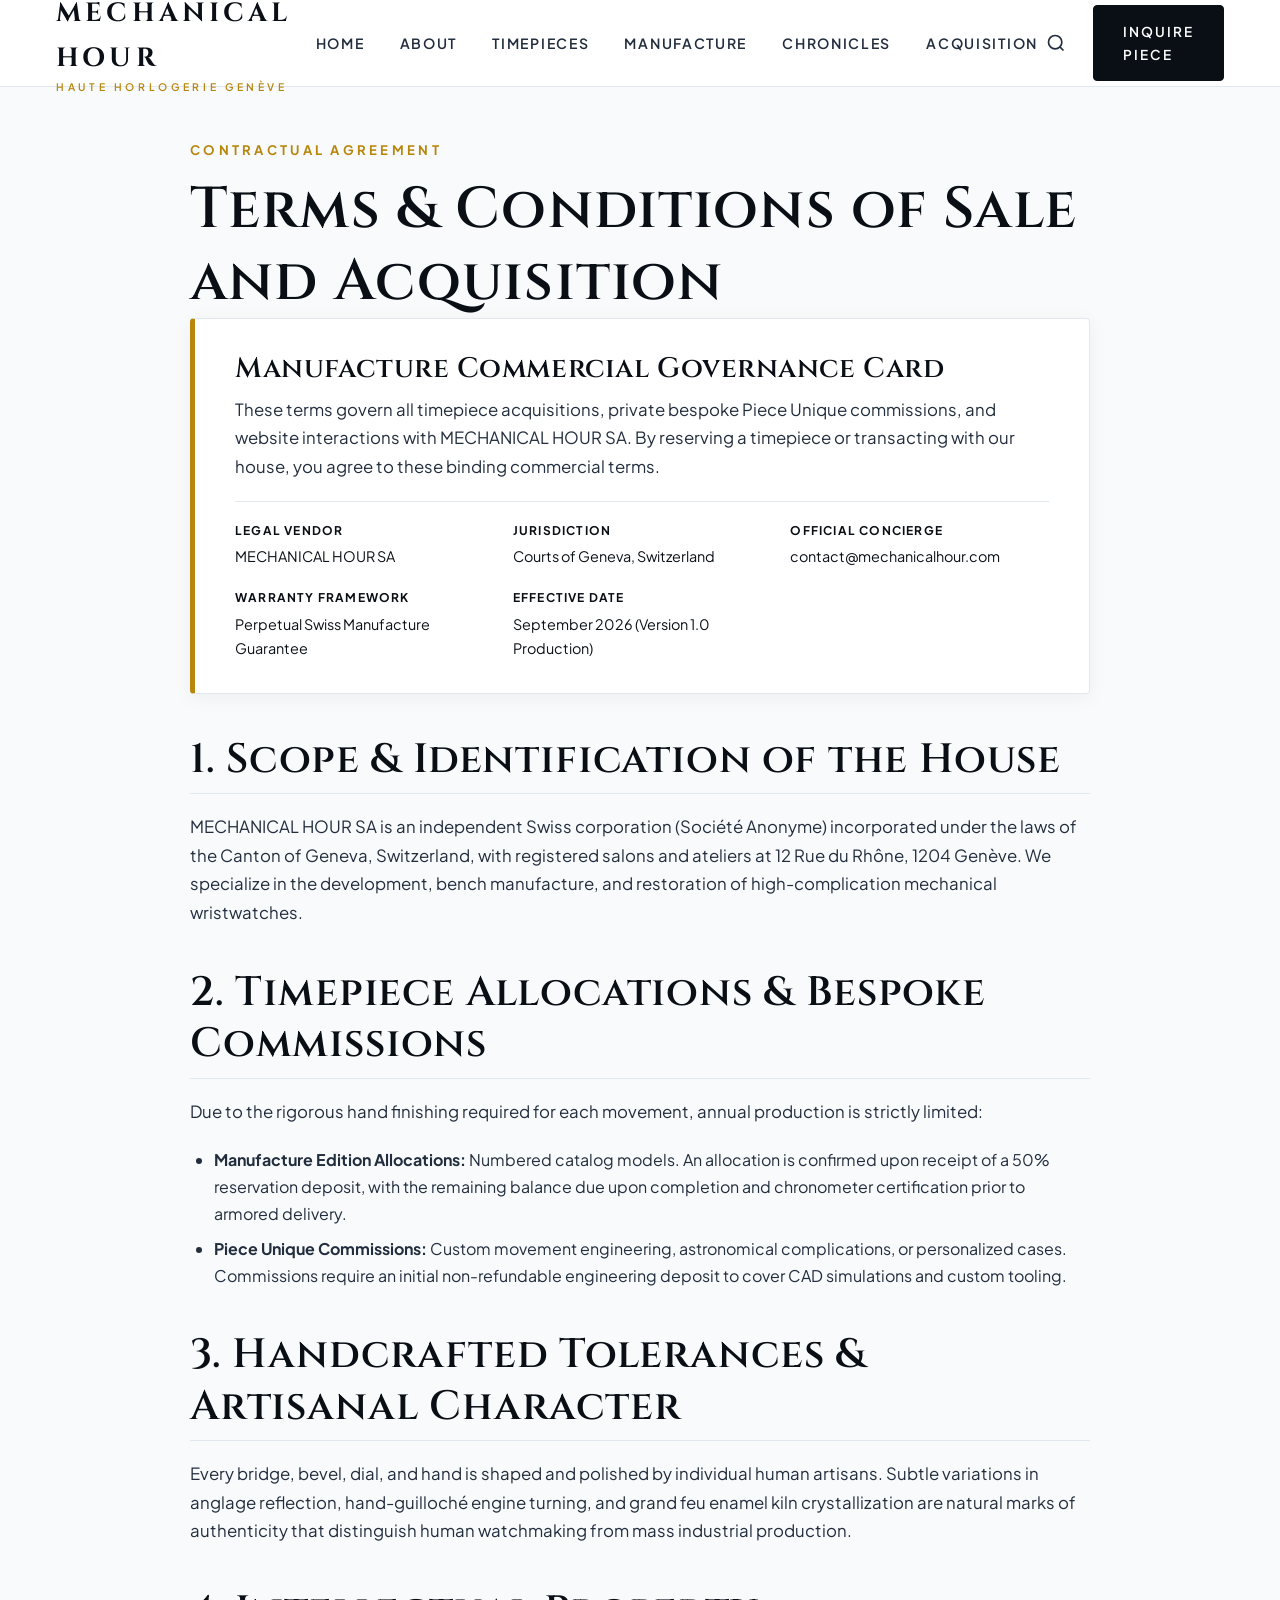
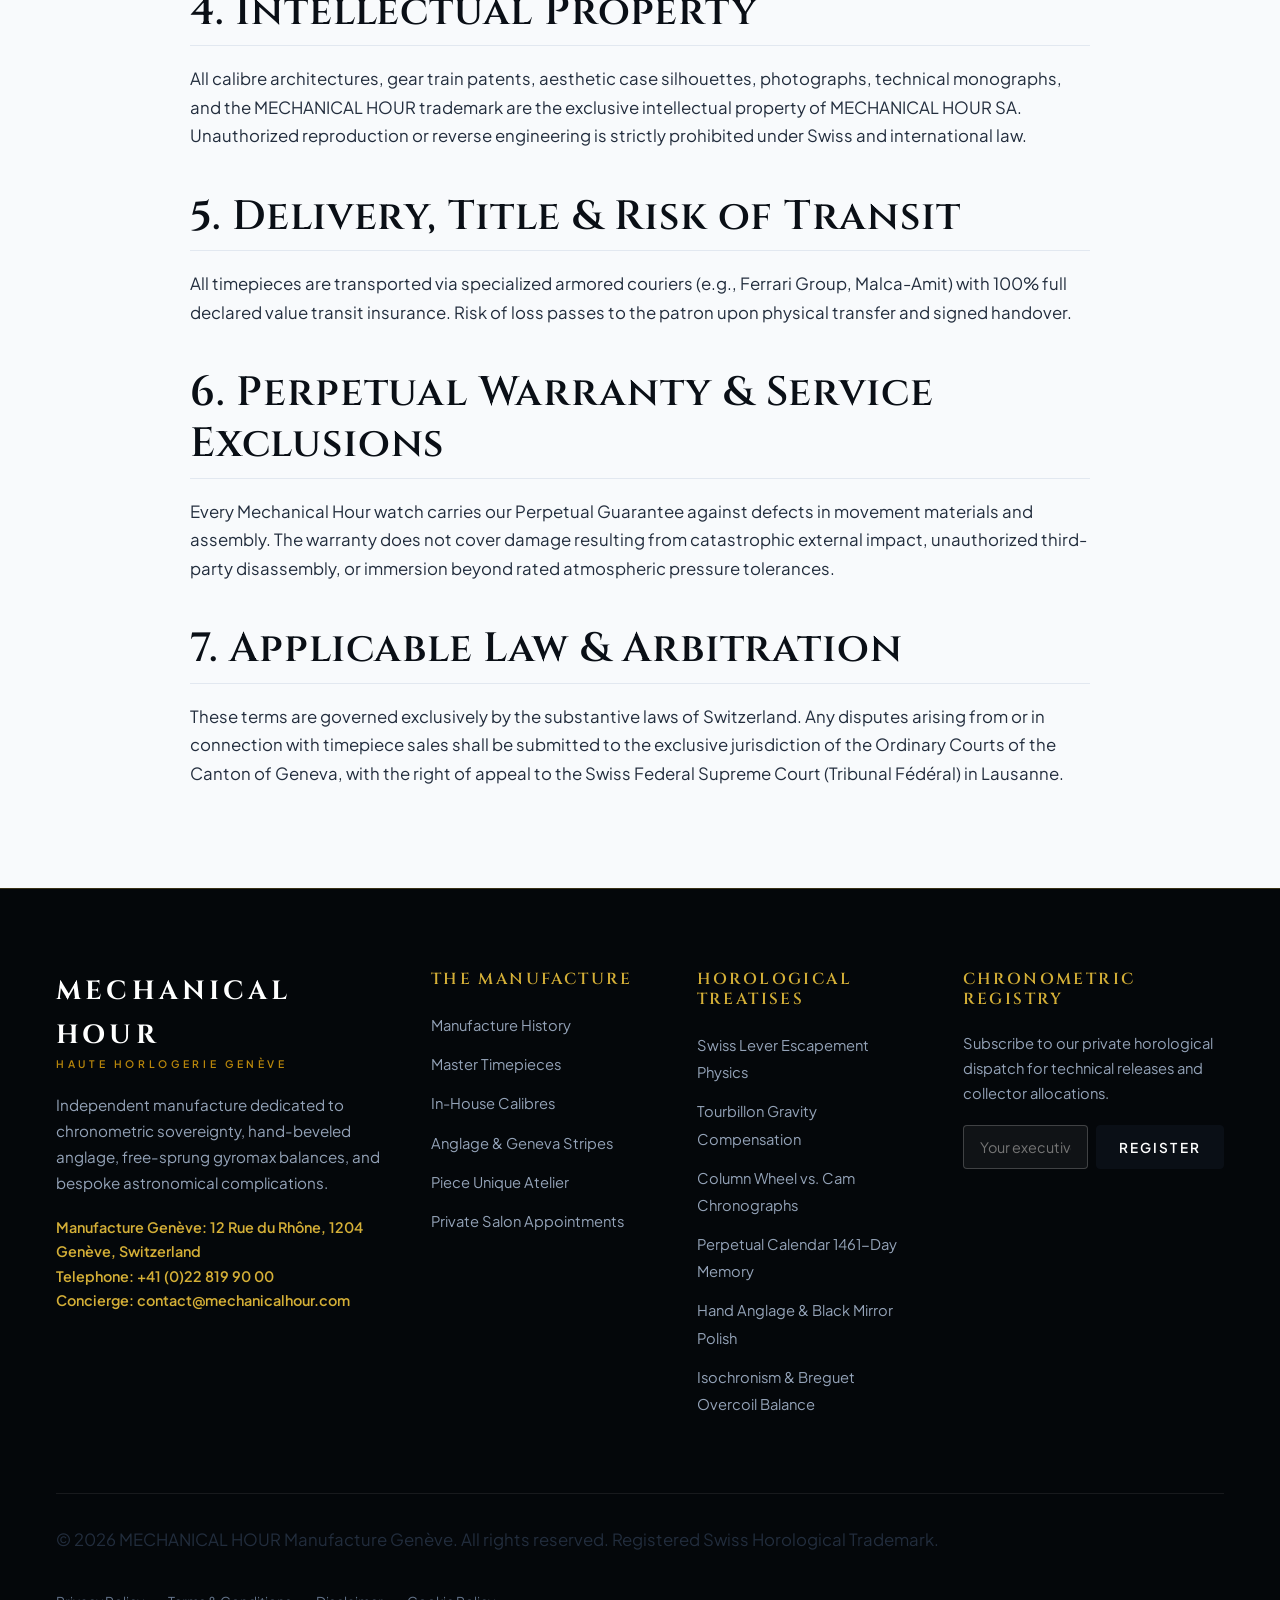
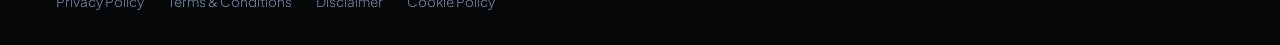
<file: terms-and-conditions.html>
<!DOCTYPE html>
<html lang="en">
<head>
  <meta charset="UTF-8">
  <meta name="viewport" content="width=device-width, initial-scale=1.0">
  <title>Terms &amp; Conditions | MECHANICAL HOUR Haute Horlogerie</title>
  <meta name="description" content="Legal terms of sale, bespoke commission contracts, chronometric warranty, and purchase conditions for Mechanical Hour timepieces.">
  <link rel="canonical" href="https://mechanicalhour.com/terms-and-conditions.html">
  <link rel="stylesheet" href="assets/css/style.css?v=1.0">
  <link rel="preconnect" href="https://fonts.googleapis.com">
  <link rel="preconnect" href="https://fonts.gstatic.com" crossorigin>
  <link href="https://fonts.googleapis.com/css2?family=Cinzel:wght@500;600;700;800&family=Playfair+Display:ital,wght@0,500;0,600;0,700;1,400&family=Plus+Jakarta+Sans:wght@300;400;500;600;700&display=swap" rel="stylesheet">
  <!-- Google Analytics (GA4) -->
<script async src="https://www.googletagmanager.com/gtag/js?id=G-0LY0HY7L01"></script>
<script>
  window.dataLayer = window.dataLayer || [];
  function gtag(){dataLayer.push(arguments);}
  gtag('js', new Date());
  gtag('config', 'G-0LY0HY7L01');
</script>
</head>
<body>

<header class="site-header">
  <div class="container header-inner">
    <a href="index.html" class="brand-logo" aria-label="Mechanical Hour Homepage">
      <span class="brand-title">MECHANICAL HOUR</span>
      <span class="brand-tagline">HAUTE HORLOGERIE GENÈVE</span>
    </a>

    <nav class="main-navigation" aria-label="Primary Navigation">
      <ul class="nav-links">
        <li><a href="index.html" class="nav-link ">Home</a></li>
        <li><a href="about.html" class="nav-link ">About</a></li>
        <li><a href="index.html#signature-timepieces" class="nav-link ">Timepieces</a></li>
        <li><a href="index.html#in-house-calibre" class="nav-link ">Manufacture</a></li>
        <li><a href="blog/index.html" class="nav-link ">Chronicles</a></li>
        <li><a href="contact.html" class="nav-link ">Acquisition</a></li>
        <!-- Policy links strictly hidden on desktop via CSS .nav-item-policy -->
        <li class="nav-item-policy"><a href="privacy-policy.html" class="nav-link">Privacy Policy</a></li>
        <li class="nav-item-policy"><a href="terms-and-conditions.html" class="nav-link">Terms</a></li>
        <li class="nav-item-policy"><a href="disclaimer.html" class="nav-link">Disclaimer</a></li>
        <li class="nav-item-policy"><a href="cookie-policy.html" class="nav-link">Cookie Policy</a></li>
      </ul>
    </nav>

    <div class="header-actions">
      <button class="btn-search" aria-label="Open Search Modal">
        <svg width="20" height="20" viewBox="0 0 24 24" fill="none" stroke="currentColor" stroke-width="2"><circle cx="11" cy="11" r="8"></circle><line x1="21" y1="21" x2="16.65" y2="16.65"></line></svg>
      </button>
      <a href="contact.html" class="btn-primary">Inquire Piece</a>
      <button class="mobile-toggle" aria-label="Toggle Mobile Navigation">
        <span></span>
        <span></span>
        <span></span>
      </button>
    </div>
  </div>
</header>

<main>
  <div class="container">
    <article class="policy-body">
      <span class="subheading">Contractual Agreement</span>
      <h1>Terms &amp; Conditions of Sale and Acquisition</h1>

      <div class="governance-card">
        <h3>Manufacture Commercial Governance Card</h3>
        <p>These terms govern all timepiece acquisitions, private bespoke Piece Unique commissions, and website interactions with MECHANICAL HOUR SA. By reserving a timepiece or transacting with our house, you agree to these binding commercial terms.</p>
        <div class="governance-meta">
          <div>
            <strong>Legal Vendor</strong>
            MECHANICAL HOUR SA
          </div>
          <div>
            <strong>Jurisdiction</strong>
            Courts of Geneva, Switzerland
          </div>
          <div>
            <strong>Official Concierge</strong>
            contact@mechanicalhour.com
          </div>
          <div>
            <strong>Warranty Framework</strong>
            Perpetual Swiss Manufacture Guarantee
          </div>
          <div>
            <strong>Effective Date</strong>
            September 2026 (Version 1.0 Production)
          </div>
        </div>
      </div>

      <h2>1. Scope &amp; Identification of the House</h2>
      <p>MECHANICAL HOUR SA is an independent Swiss corporation (Société Anonyme) incorporated under the laws of the Canton of Geneva, Switzerland, with registered salons and ateliers at 12 Rue du Rhône, 1204 Genève. We specialize in the development, bench manufacture, and restoration of high-complication mechanical wristwatches.</p>

      <h2>2. Timepiece Allocations &amp; Bespoke Commissions</h2>
      <p>Due to the rigorous hand finishing required for each movement, annual production is strictly limited:</p>
      <ul>
        <li><strong>Manufacture Edition Allocations:</strong> Numbered catalog models. An allocation is confirmed upon receipt of a 50% reservation deposit, with the remaining balance due upon completion and chronometer certification prior to armored delivery.</li>
        <li><strong>Piece Unique Commissions:</strong> Custom movement engineering, astronomical complications, or personalized cases. Commissions require an initial non-refundable engineering deposit to cover CAD simulations and custom tooling.</li>
      </ul>

      <h2>3. Handcrafted Tolerances &amp; Artisanal Character</h2>
      <p>Every bridge, bevel, dial, and hand is shaped and polished by individual human artisans. Subtle variations in anglage reflection, hand-guilloché engine turning, and grand feu enamel kiln crystallization are natural marks of authenticity that distinguish human watchmaking from mass industrial production.</p>

      <h2>4. Intellectual Property</h2>
      <p>All calibre architectures, gear train patents, aesthetic case silhouettes, photographs, technical monographs, and the MECHANICAL HOUR trademark are the exclusive intellectual property of MECHANICAL HOUR SA. Unauthorized reproduction or reverse engineering is strictly prohibited under Swiss and international law.</p>

      <h2>5. Delivery, Title &amp; Risk of Transit</h2>
      <p>All timepieces are transported via specialized armored couriers (e.g., Ferrari Group, Malca-Amit) with 100% full declared value transit insurance. Risk of loss passes to the patron upon physical transfer and signed handover.</p>

      <h2>6. Perpetual Warranty &amp; Service Exclusions</h2>
      <p>Every Mechanical Hour watch carries our Perpetual Guarantee against defects in movement materials and assembly. The warranty does not cover damage resulting from catastrophic external impact, unauthorized third-party disassembly, or immersion beyond rated atmospheric pressure tolerances.</p>

      <h2>7. Applicable Law &amp; Arbitration</h2>
      <p>These terms are governed exclusively by the substantive laws of Switzerland. Any disputes arising from or in connection with timepiece sales shall be submitted to the exclusive jurisdiction of the Ordinary Courts of the Canton of Geneva, with the right of appeal to the Swiss Federal Supreme Court (Tribunal Fédéral) in Lausanne.</p>
    </article>
  </div>
</main>

<footer class="site-footer">
  <div class="container">
    <div class="footer-grid">
      <div class="footer-col">
        <div class="brand-logo" style="margin-bottom: 1.2rem;">
          <span class="brand-title" style="color: #ffffff;">MECHANICAL HOUR</span>
          <span class="brand-tagline">HAUTE HORLOGERIE GENÈVE</span>
        </div>
        <p style="color: #94a3b8; font-size: 0.95rem; max-width: 340px;">
          Independent manufacture dedicated to chronometric sovereignty, hand-beveled anglage, free-sprung gyromax balances, and bespoke astronomical complications.
        </p>
        <p style="color: var(--accent); font-size: 0.9rem; font-weight: 600;">
          Manufacture Genève: 12 Rue du Rhône, 1204 Genève, Switzerland<br>
          Telephone: +41 (0)22 819 90 00<br>
          Concierge: contact@mechanicalhour.com
        </p>
      </div>

      <div class="footer-col">
        <h4>The Manufacture</h4>
        <ul class="footer-links">
          <li><a href="about.html">Manufacture History</a></li>
          <li><a href="index.html#signature-timepieces">Master Timepieces</a></li>
          <li><a href="index.html#in-house-calibre">In-House Calibres</a></li>
          <li><a href="index.html#finishing-anglage">Anglage &amp; Geneva Stripes</a></li>
          <li><a href="index.html#bespoke-commission">Piece Unique Atelier</a></li>
          <li><a href="contact.html">Private Salon Appointments</a></li>
        </ul>
      </div>

      <div class="footer-col">
        <h4>Horological Treatises</h4>
        <ul class="footer-links">
          <li><a href="blog/escapement-mechanics-impulse-efficiency.html">Swiss Lever Escapement Physics</a></li>
          <li><a href="blog/tourbillon-gravity-compensation-kinetics.html">Tourbillon Gravity Compensation</a></li>
          <li><a href="blog/chronograph-column-wheel-vertical-clutch.html">Column Wheel vs. Cam Chronographs</a></li>
          <li><a href="blog/perpetual-calendar-mechanical-memory.html">Perpetual Calendar 1461-Day Memory</a></li>
          <li><a href="blog/hand-anglage-black-polish-finishing.html">Hand Anglage &amp; Black Mirror Polish</a></li>
          <li><a href="blog/isochronism-breguet-overcoil-silicon.html">Isochronism &amp; Breguet Overcoil Balance</a></li>
        </ul>
      </div>

      <div class="footer-col">
        <h4>Chronometric Registry</h4>
        <p style="color: #94a3b8; font-size: 0.92rem;">Subscribe to our private horological dispatch for technical releases and collector allocations.</p>
        <form style="display: flex; gap: 0.5rem; margin-top: 1rem;" onsubmit="event.preventDefault(); alert('Merci. You have been registered in our Geneva chronometer registry.'); this.reset();">
          <input type="email" placeholder="Your executive email" required style="padding: 0.75rem 1rem; border-radius: 4px; border: 1px solid rgba(255,255,255,0.2); background: rgba(255,255,255,0.05); color: #fff; width: 100%; outline: none; font-size: 0.9rem;">
          <button type="submit" class="btn-primary" style="padding: 0.75rem 1.4rem; white-space: nowrap;">Register</button>
        </form>
      </div>
    </div>

    <div class="footer-bottom">
      <p>&copy; 2026 MECHANICAL HOUR Manufacture Genève. All rights reserved. Registered Swiss Horological Trademark.</p>
      <nav class="footer-policy-nav" aria-label="Legal Navigation">
        <a href="privacy-policy.html">Privacy Policy</a>
        <a href="terms-and-conditions.html">Terms &amp; Conditions</a>
        <a href="disclaimer.html">Disclaimer</a>
        <a href="cookie-policy.html">Cookie Policy</a>
      </nav>
    </div>
  </div>
</footer>

<!-- Mobile Drawer Overlay & Sliding Navigation Menu -->
<div class="mobile-drawer-overlay"></div>
<aside class="mobile-drawer" aria-label="Mobile Menu">
  <div class="mobile-drawer-header">
    <div class="brand-logo">
      <span class="brand-title" style="font-size: 1.25rem;">MECHANICAL HOUR</span>
      <span class="brand-tagline">MANUFACTURE GENÈVE</span>
    </div>
    <button class="mobile-drawer-close" aria-label="Close menu">&times;</button>
  </div>
  <ul class="mobile-nav-list">
    <li><a href="index.html" class="mobile-nav-link">Home</a></li>
    <li><a href="about.html" class="mobile-nav-link">About Manufacture</a></li>
    <li><a href="index.html#signature-timepieces" class="mobile-nav-link">Master Timepieces</a></li>
    <li><a href="index.html#in-house-calibre" class="mobile-nav-link">In-House Calibres</a></li>
    <li><a href="blog/index.html" class="mobile-nav-link">Horological Chronicles</a></li>
    <li><a href="contact.html" class="mobile-nav-link">Private Acquisition</a></li>
    <li><a href="privacy-policy.html" class="mobile-nav-link">Privacy Policy</a></li>
    <li><a href="terms-and-conditions.html" class="mobile-nav-link">Terms &amp; Conditions</a></li>
    <li><a href="disclaimer.html" class="mobile-nav-link">Disclaimer</a></li>
    <li><a href="cookie-policy.html" class="mobile-nav-link">Cookie Policy</a></li>
  </ul>
  <div class="mobile-drawer-footer">
    <p>Geneva Concierge: <strong>contact@mechanicalhour.com</strong></p>
    <p>12 Rue du Rhône, 1204 Genève</p>
  </div>
</aside>

<!-- Search Modal -->
<div class="search-modal" role="dialog" aria-modal="true" aria-label="Site Search">
  <div class="search-dialog">
    <button class="search-dialog-close" aria-label="Close search">&times;</button>
    <h3 style="font-family: var(--font-display); color: var(--primary);">Search The Horological Archive</h3>
    <p style="color: var(--neutral-muted); font-size: 0.95rem;">Search calibre references, complications, escapement mechanics, or metallurgy.</p>
    <div class="search-input-group">
      <input type="text" class="search-input" placeholder="e.g., Tourbillon, Column wheel, Silicon hairspring, Platinum case...">
      <button class="btn-primary" onclick="alert('Searching horological archive for query...');">Search</button>
    </div>
  </div>
</div>

<button class="back-to-top" aria-label="Scroll back to top">&#8593;</button>


<script src="assets/js/main.js?v=1.0"></script>
</body>
</html>
</file>
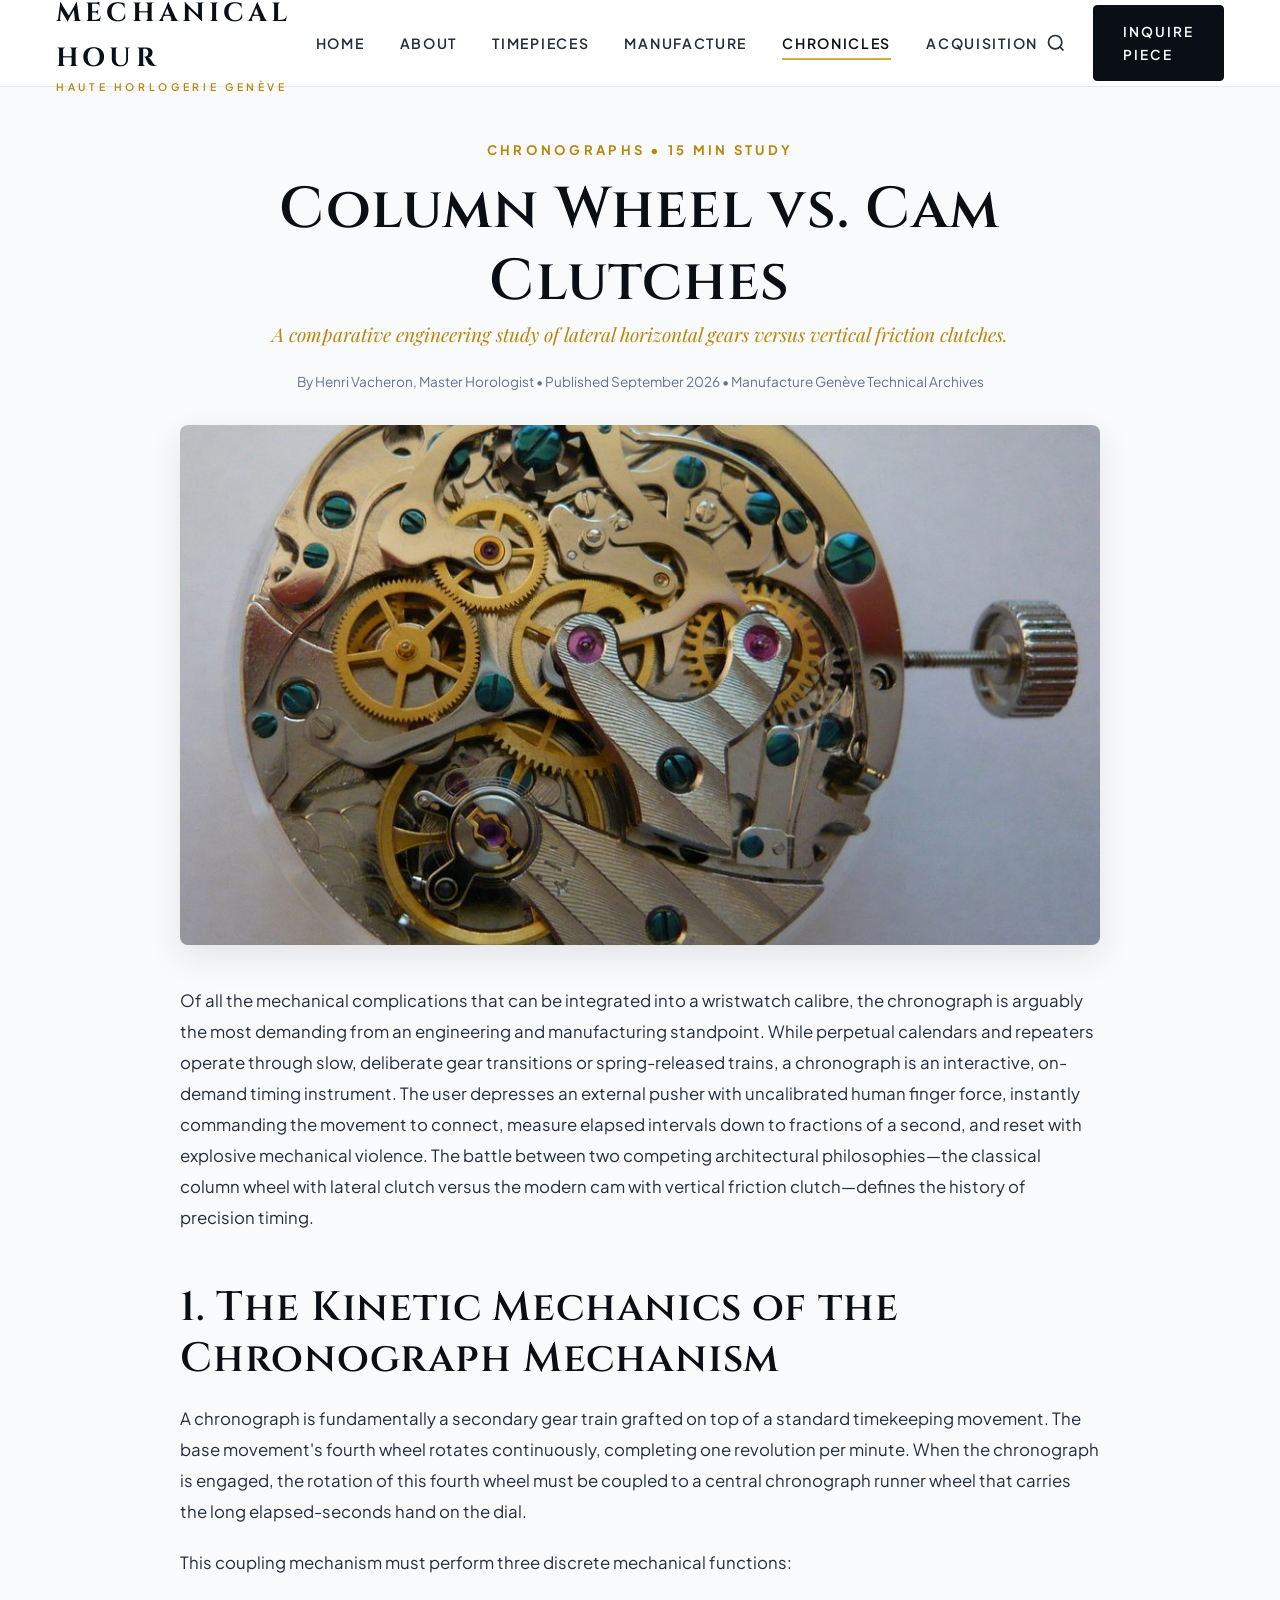
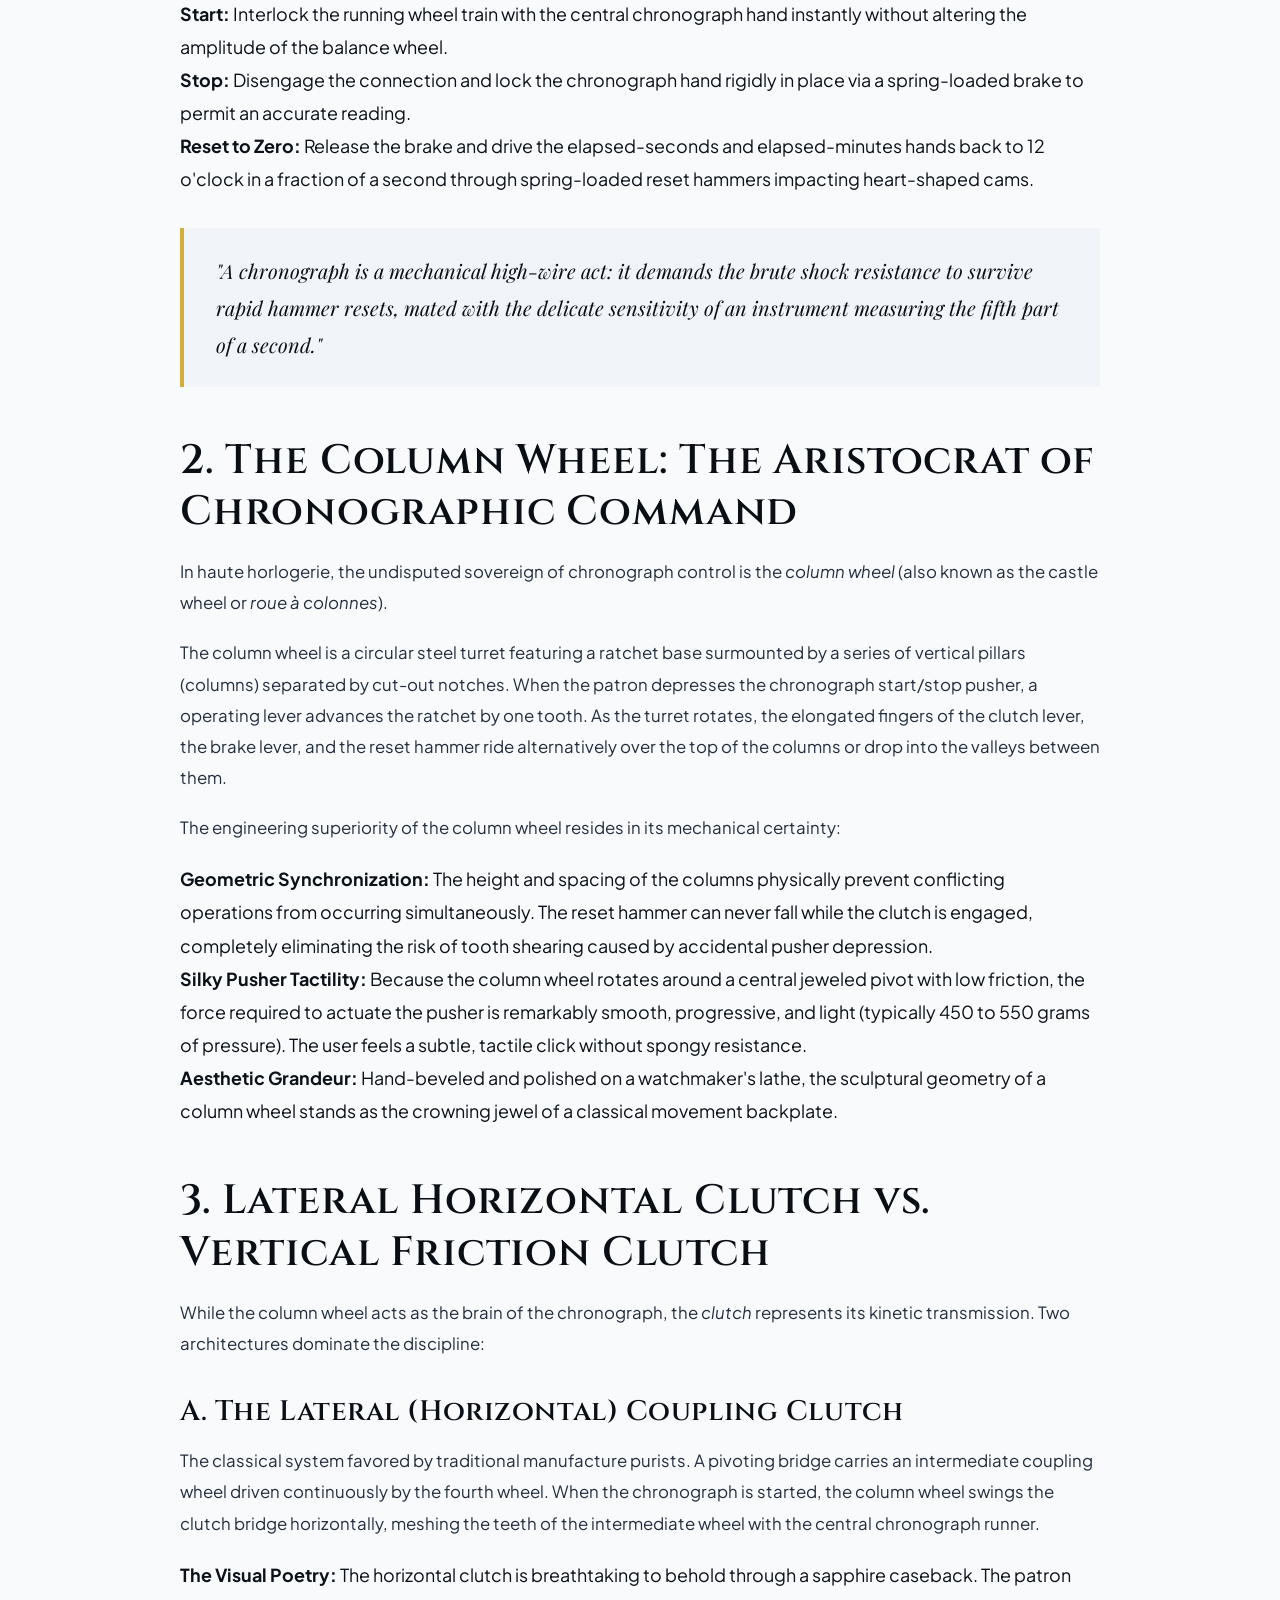
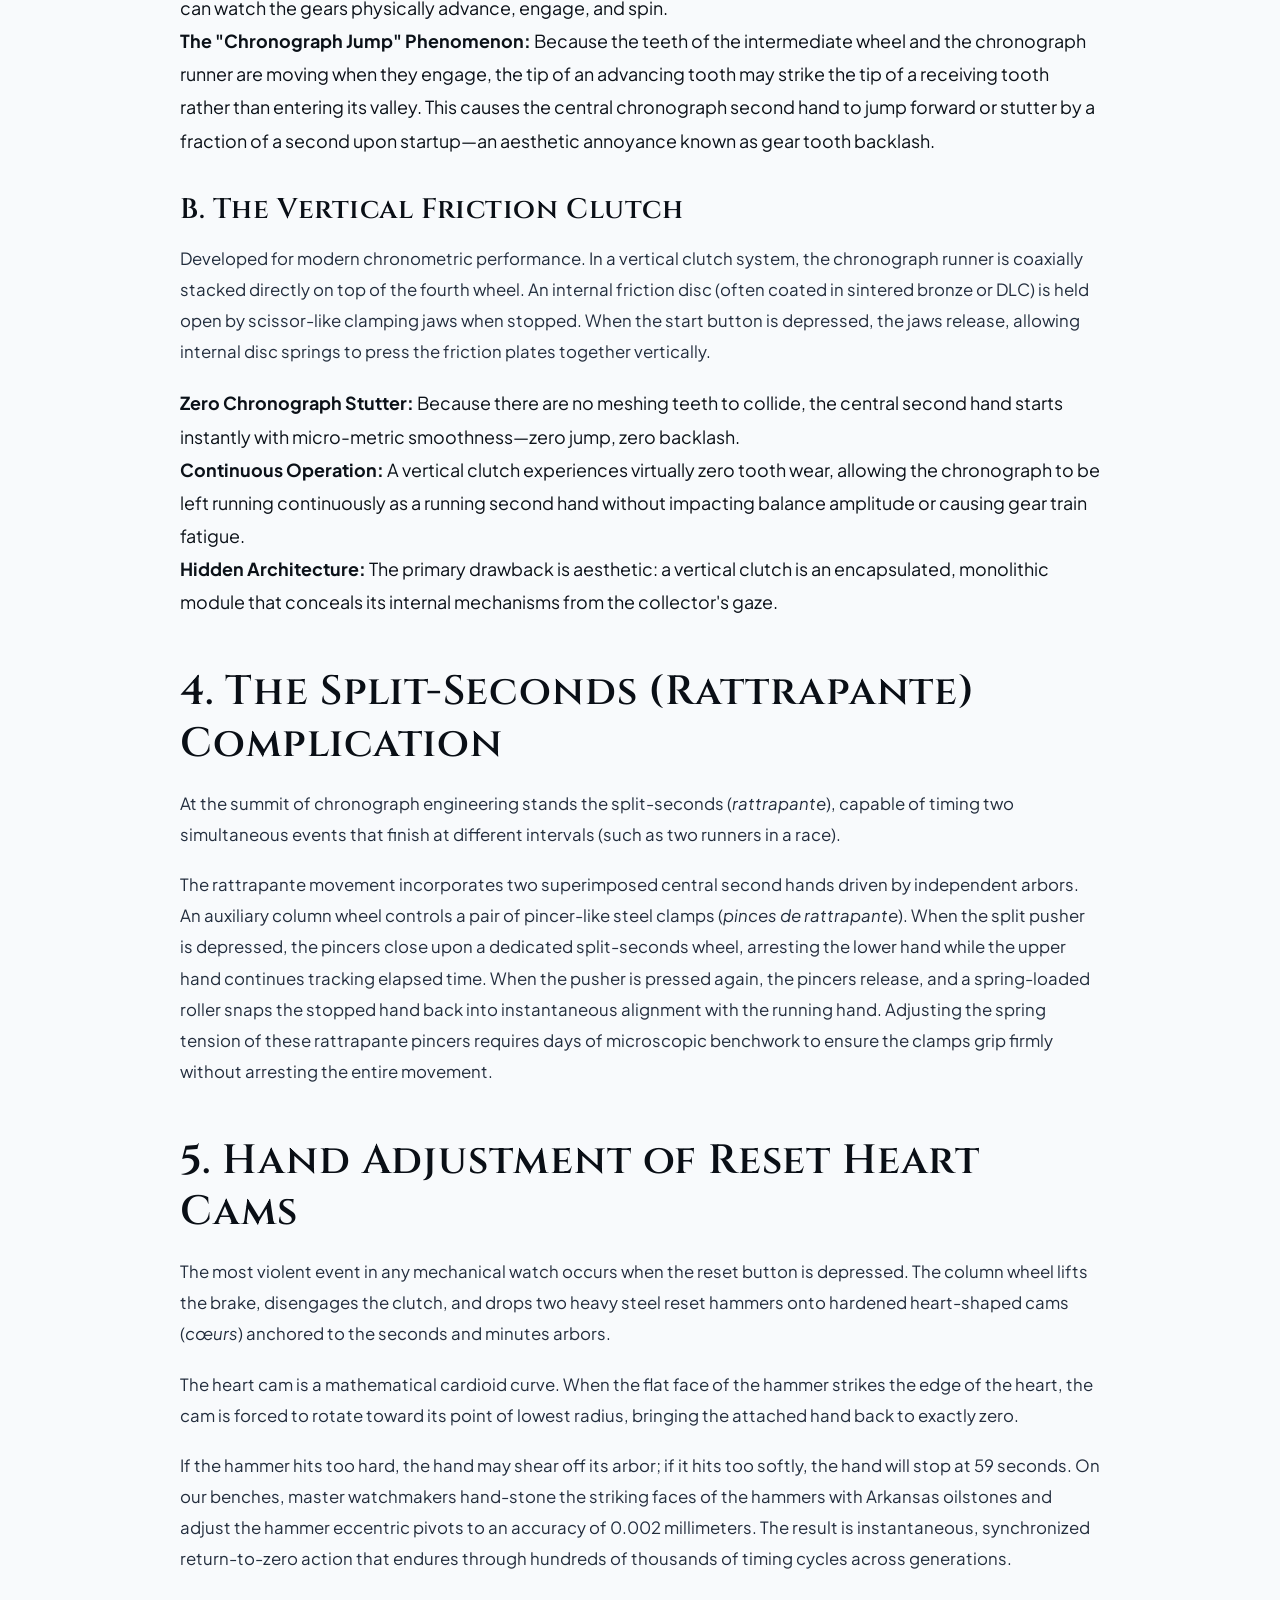
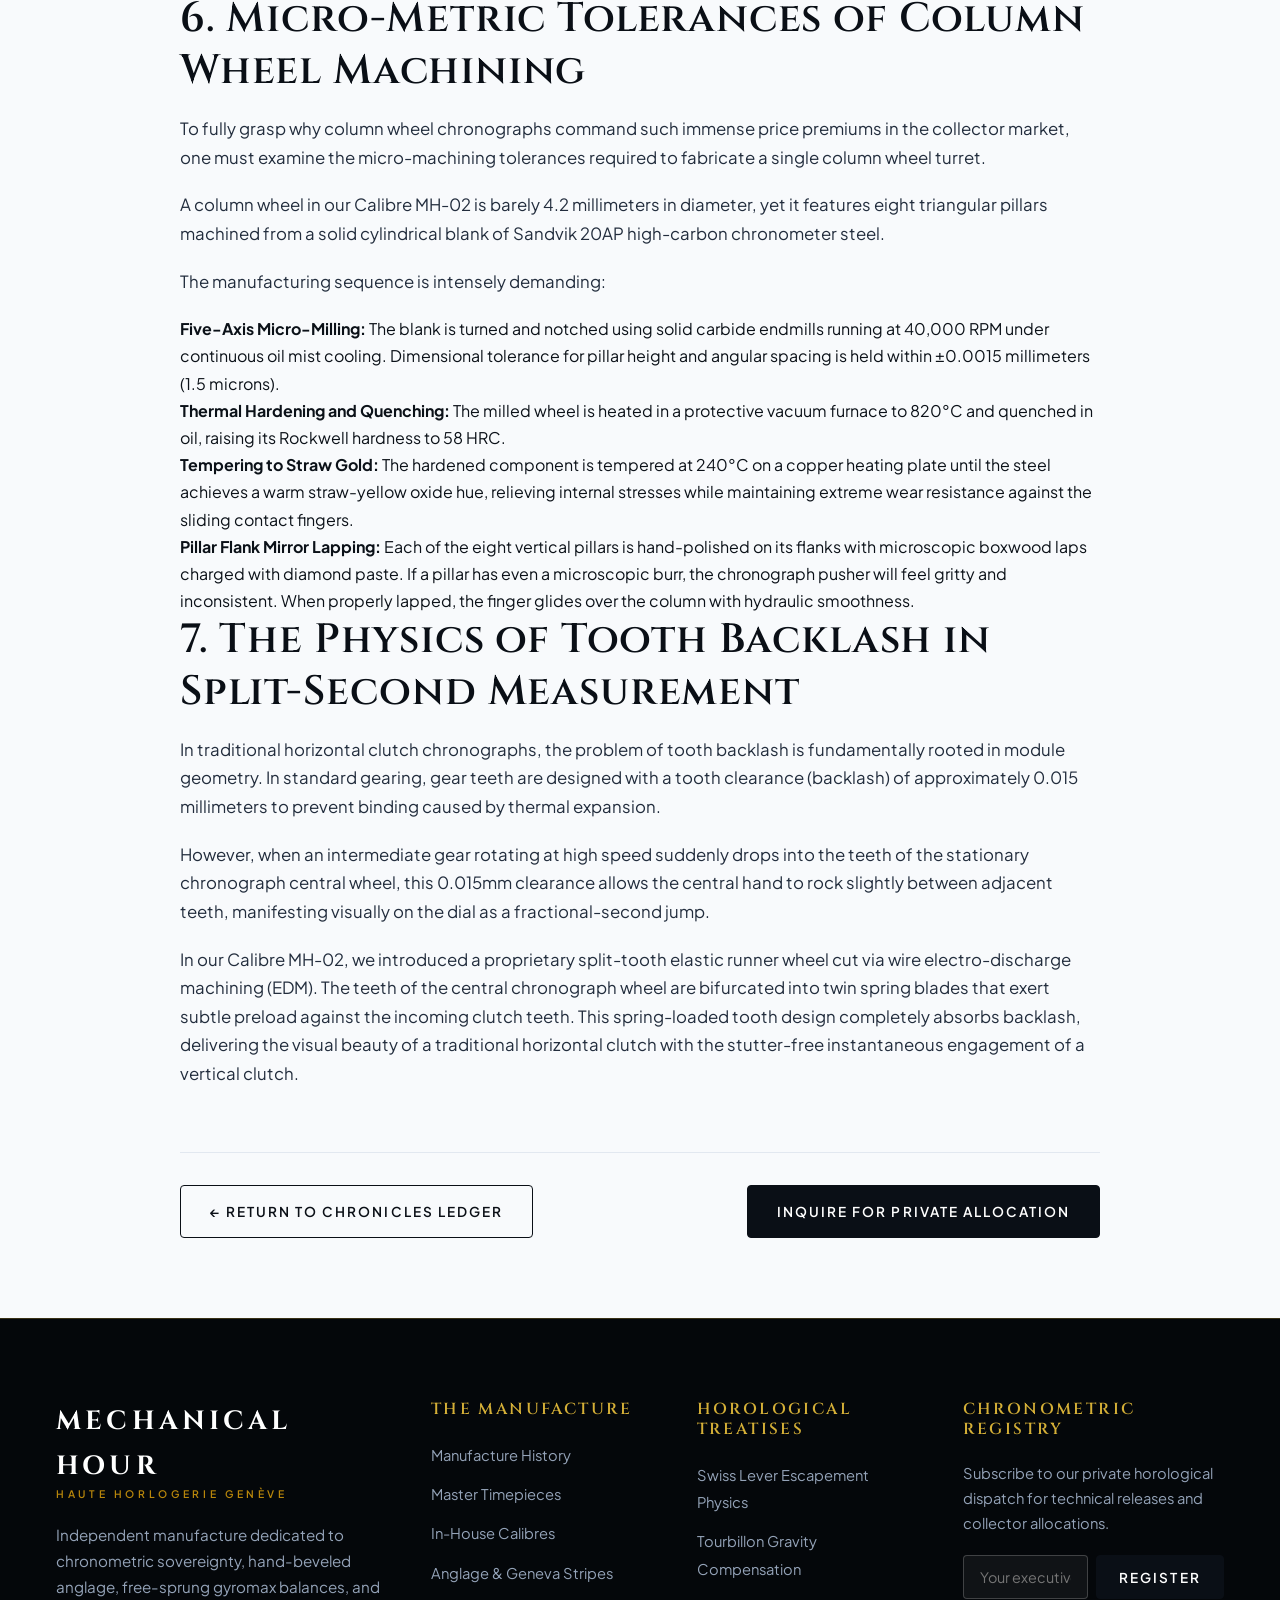
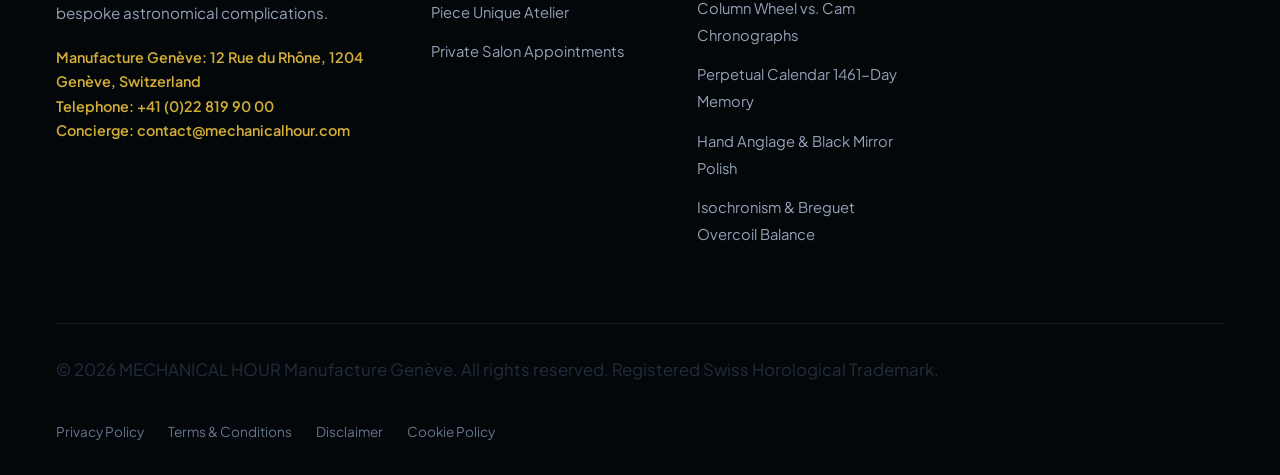
<file: blog/chronograph-column-wheel-vertical-clutch.html>
<!DOCTYPE html>
<html lang="en">
<head>
  <meta charset="UTF-8">
  <meta name="viewport" content="width=device-width, initial-scale=1.0">
  <title>Column Wheel vs. Cam Clutches | MECHANICAL HOUR Treatise</title>
  <meta name="description" content="A comparative engineering study of lateral horizontal gears versus vertical friction clutches.">
  <link rel="canonical" href="https://mechanicalhour.com/blog/chronograph-column-wheel-vertical-clutch.html">
  <link rel="stylesheet" href="../assets/css/style.css?v=1.0">
  <link rel="preconnect" href="https://fonts.googleapis.com">
  <link rel="preconnect" href="https://fonts.gstatic.com" crossorigin>
  <link href="https://fonts.googleapis.com/css2?family=Cinzel:wght@500;600;700;800&family=Playfair+Display:ital,wght@0,500;0,600;0,700;1,400&family=Plus+Jakarta+Sans:wght@300;400;500;600;700&display=swap" rel="stylesheet">
  <!-- Google Analytics (GA4) -->
<script async src="https://www.googletagmanager.com/gtag/js?id=G-0LY0HY7L01"></script>
<script>
  window.dataLayer = window.dataLayer || [];
  function gtag(){dataLayer.push(arguments);}
  gtag('js', new Date());
  gtag('config', 'G-0LY0HY7L01');
</script>
</head>
<body>

<div class="reading-progress-bar"></div>

<header class="site-header">
  <div class="container header-inner">
    <a href="../index.html" class="brand-logo" aria-label="Mechanical Hour Homepage">
      <span class="brand-title">MECHANICAL HOUR</span>
      <span class="brand-tagline">HAUTE HORLOGERIE GENÈVE</span>
    </a>

    <nav class="main-navigation" aria-label="Primary Navigation">
      <ul class="nav-links">
        <li><a href="../index.html" class="nav-link">Home</a></li>
        <li><a href="../about.html" class="nav-link">About</a></li>
        <li><a href="../index.html#signature-timepieces" class="nav-link">Timepieces</a></li>
        <li><a href="../index.html#in-house-calibre" class="nav-link">Manufacture</a></li>
        <li><a href="index.html" class="nav-link active">Chronicles</a></li>
        <li><a href="../contact.html" class="nav-link">Acquisition</a></li>
        <li class="nav-item-policy"><a href="../privacy-policy.html" class="nav-link">Privacy Policy</a></li>
        <li class="nav-item-policy"><a href="../terms-and-conditions.html" class="nav-link">Terms</a></li>
        <li class="nav-item-policy"><a href="../disclaimer.html" class="nav-link">Disclaimer</a></li>
        <li class="nav-item-policy"><a href="../cookie-policy.html" class="nav-link">Cookie Policy</a></li>
      </ul>
    </nav>

    <div class="header-actions">
      <button class="btn-search" aria-label="Open Search Modal">
        <svg width="20" height="20" viewBox="0 0 24 24" fill="none" stroke="currentColor" stroke-width="2"><circle cx="11" cy="11" r="8"></circle><line x1="21" y1="21" x2="16.65" y2="16.65"></line></svg>
      </button>
      <a href="../contact.html" class="btn-primary">Inquire Piece</a>
      <button class="mobile-toggle" aria-label="Toggle Mobile Navigation">
        <span></span>
        <span></span>
        <span></span>
      </button>
    </div>
  </div>
</header>

<main>
  <article class="blog-article">
    <header class="blog-meta-header">
      <span class="subheading">Chronographs &bull; 15 Min Study</span>
      <h1>Column Wheel vs. Cam Clutches</h1>
      <p style="font-size: 1.2rem; color: var(--secondary); font-family: var(--font-serif); font-style: italic;">A comparative engineering study of lateral horizontal gears versus vertical friction clutches.</p>
      <div style="font-size: 0.85rem; color: var(--neutral-muted); margin-top: 1rem;">
        <span>By Henri Vacheron, Master Horologist</span> &bull; 
        <span>Published September 2026</span> &bull; 
        <span>Manufacture Genève Technical Archives</span>
      </div>
    </header>

    <img src="../assets/images/blog-chronograph-column.jpg" alt="Column Wheel vs. Cam Clutches" class="blog-lead-img" width="1200" height="800">

    <div class="blog-content">
      
<p>
Of all the mechanical complications that can be integrated into a wristwatch calibre, the chronograph is arguably the most demanding from an engineering and manufacturing standpoint. While perpetual calendars and repeaters operate through slow, deliberate gear transitions or spring-released trains, a chronograph is an interactive, on-demand timing instrument. The user depresses an external pusher with uncalibrated human finger force, instantly commanding the movement to connect, measure elapsed intervals down to fractions of a second, and reset with explosive mechanical violence. The battle between two competing architectural philosophies—the classical column wheel with lateral clutch versus the modern cam with vertical friction clutch—defines the history of precision timing.
</p>

<h2>1. The Kinetic Mechanics of the Chronograph Mechanism</h2>
<p>
A chronograph is fundamentally a secondary gear train grafted on top of a standard timekeeping movement. The base movement's fourth wheel rotates continuously, completing one revolution per minute. When the chronograph is engaged, the rotation of this fourth wheel must be coupled to a central chronograph runner wheel that carries the long elapsed-seconds hand on the dial.
</p>
<p>
This coupling mechanism must perform three discrete mechanical functions:
</p>
<ol>
  <li><strong>Start:</strong> Interlock the running wheel train with the central chronograph hand instantly without altering the amplitude of the balance wheel.</li>
  <li><strong>Stop:</strong> Disengage the connection and lock the chronograph hand rigidly in place via a spring-loaded brake to permit an accurate reading.</li>
  <li><strong>Reset to Zero:</strong> Release the brake and drive the elapsed-seconds and elapsed-minutes hands back to 12 o'clock in a fraction of a second through spring-loaded reset hammers impacting heart-shaped cams.</li>
</ol>

<blockquote>
"A chronograph is a mechanical high-wire act: it demands the brute shock resistance to survive rapid hammer resets, mated with the delicate sensitivity of an instrument measuring the fifth part of a second."
</blockquote>

<h2>2. The Column Wheel: The Aristocrat of Chronographic Command</h2>
<p>
In haute horlogerie, the undisputed sovereign of chronograph control is the <em>column wheel</em> (also known as the castle wheel or <em>roue à colonnes</em>).
</p>
<p>
The column wheel is a circular steel turret featuring a ratchet base surmounted by a series of vertical pillars (columns) separated by cut-out notches. When the patron depresses the chronograph start/stop pusher, a operating lever advances the ratchet by one tooth. As the turret rotates, the elongated fingers of the clutch lever, the brake lever, and the reset hammer ride alternatively over the top of the columns or drop into the valleys between them.
</p>
<p>
The engineering superiority of the column wheel resides in its mechanical certainty:
</p>
<ul>
  <li><strong>Geometric Synchronization:</strong> The height and spacing of the columns physically prevent conflicting operations from occurring simultaneously. The reset hammer can never fall while the clutch is engaged, completely eliminating the risk of tooth shearing caused by accidental pusher depression.</li>
  <li><strong>Silky Pusher Tactility:</strong> Because the column wheel rotates around a central jeweled pivot with low friction, the force required to actuate the pusher is remarkably smooth, progressive, and light (typically 450 to 550 grams of pressure). The user feels a subtle, tactile click without spongy resistance.</li>
  <li><strong>Aesthetic Grandeur:</strong> Hand-beveled and polished on a watchmaker's lathe, the sculptural geometry of a column wheel stands as the crowning jewel of a classical movement backplate.</li>
</ul>

<h2>3. Lateral Horizontal Clutch vs. Vertical Friction Clutch</h2>
<p>
While the column wheel acts as the brain of the chronograph, the <em>clutch</em> represents its kinetic transmission. Two architectures dominate the discipline:
</p>

<h3>A. The Lateral (Horizontal) Coupling Clutch</h3>
<p>
The classical system favored by traditional manufacture purists. A pivoting bridge carries an intermediate coupling wheel driven continuously by the fourth wheel. When the chronograph is started, the column wheel swings the clutch bridge horizontally, meshing the teeth of the intermediate wheel with the central chronograph runner.
</p>
<ul>
  <li><strong>The Visual Poetry:</strong> The horizontal clutch is breathtaking to behold through a sapphire caseback. The patron can watch the gears physically advance, engage, and spin.</li>
  <li><strong>The "Chronograph Jump" Phenomenon:</strong> Because the teeth of the intermediate wheel and the chronograph runner are moving when they engage, the tip of an advancing tooth may strike the tip of a receiving tooth rather than entering its valley. This causes the central chronograph second hand to jump forward or stutter by a fraction of a second upon startup—an aesthetic annoyance known as gear tooth backlash.</li>
</ul>

<h3>B. The Vertical Friction Clutch</h3>
<p>
Developed for modern chronometric performance. In a vertical clutch system, the chronograph runner is coaxially stacked directly on top of the fourth wheel. An internal friction disc (often coated in sintered bronze or DLC) is held open by scissor-like clamping jaws when stopped. When the start button is depressed, the jaws release, allowing internal disc springs to press the friction plates together vertically.
</p>
<ul>
  <li><strong>Zero Chronograph Stutter:</strong> Because there are no meshing teeth to collide, the central second hand starts instantly with micro-metric smoothness—zero jump, zero backlash.</li>
  <li><strong>Continuous Operation:</strong> A vertical clutch experiences virtually zero tooth wear, allowing the chronograph to be left running continuously as a running second hand without impacting balance amplitude or causing gear train fatigue.</li>
  <li><strong>Hidden Architecture:</strong> The primary drawback is aesthetic: a vertical clutch is an encapsulated, monolithic module that conceals its internal mechanisms from the collector's gaze.</li>
</ul>

<h2>4. The Split-Seconds (Rattrapante) Complication</h2>
<p>
At the summit of chronograph engineering stands the split-seconds (<em>rattrapante</em>), capable of timing two simultaneous events that finish at different intervals (such as two runners in a race).
</p>
<p>
The rattrapante movement incorporates two superimposed central second hands driven by independent arbors. An auxiliary column wheel controls a pair of pincer-like steel clamps (<em>pinces de rattrapante</em>). When the split pusher is depressed, the pincers close upon a dedicated split-seconds wheel, arresting the lower hand while the upper hand continues tracking elapsed time. When the pusher is pressed again, the pincers release, and a spring-loaded roller snaps the stopped hand back into instantaneous alignment with the running hand. Adjusting the spring tension of these rattrapante pincers requires days of microscopic benchwork to ensure the clamps grip firmly without arresting the entire movement.
</p>

<h2>5. Hand Adjustment of Reset Heart Cams</h2>
<p>
The most violent event in any mechanical watch occurs when the reset button is depressed. The column wheel lifts the brake, disengages the clutch, and drops two heavy steel reset hammers onto hardened heart-shaped cams (<em>cœurs</em>) anchored to the seconds and minutes arbors.
</p>
<p>
The heart cam is a mathematical cardioid curve. When the flat face of the hammer strikes the edge of the heart, the cam is forced to rotate toward its point of lowest radius, bringing the attached hand back to exactly zero.
</p>
<p>
If the hammer hits too hard, the hand may shear off its arbor; if it hits too softly, the hand will stop at 59 seconds. On our benches, master watchmakers hand-stone the striking faces of the hammers with Arkansas oilstones and adjust the hammer eccentric pivots to an accuracy of 0.002 millimeters. The result is instantaneous, synchronized return-to-zero action that endures through hundreds of thousands of timing cycles across generations.
</p>

    </div>


<h2>6. Micro-Metric Tolerances of Column Wheel Machining</h2>
<p>
To fully grasp why column wheel chronographs command such immense price premiums in the collector market, one must examine the micro-machining tolerances required to fabricate a single column wheel turret.
</p>
<p>
A column wheel in our Calibre MH-02 is barely 4.2 millimeters in diameter, yet it features eight triangular pillars machined from a solid cylindrical blank of Sandvik 20AP high-carbon chronometer steel.
</p>
<p>
The manufacturing sequence is intensely demanding:
</p>
<ul>
  <li><strong>Five-Axis Micro-Milling:</strong> The blank is turned and notched using solid carbide endmills running at 40,000 RPM under continuous oil mist cooling. Dimensional tolerance for pillar height and angular spacing is held within &plusmn;0.0015 millimeters (1.5 microns).</li>
  <li><strong>Thermal Hardening and Quenching:</strong> The milled wheel is heated in a protective vacuum furnace to 820°C and quenched in oil, raising its Rockwell hardness to 58 HRC.</li>
  <li><strong>Tempering to Straw Gold:</strong> The hardened component is tempered at 240°C on a copper heating plate until the steel achieves a warm straw-yellow oxide hue, relieving internal stresses while maintaining extreme wear resistance against the sliding contact fingers.</li>
  <li><strong>Pillar Flank Mirror Lapping:</strong> Each of the eight vertical pillars is hand-polished on its flanks with microscopic boxwood laps charged with diamond paste. If a pillar has even a microscopic burr, the chronograph pusher will feel gritty and inconsistent. When properly lapped, the finger glides over the column with hydraulic smoothness.</li>
</ul>

<h2>7. The Physics of Tooth Backlash in Split-Second Measurement</h2>
<p>
In traditional horizontal clutch chronographs, the problem of tooth backlash is fundamentally rooted in module geometry. In standard gearing, gear teeth are designed with a tooth clearance (backlash) of approximately 0.015 millimeters to prevent binding caused by thermal expansion.
</p>
<p>
However, when an intermediate gear rotating at high speed suddenly drops into the teeth of the stationary chronograph central wheel, this 0.015mm clearance allows the central hand to rock slightly between adjacent teeth, manifesting visually on the dial as a fractional-second jump.
</p>
<p>
In our Calibre MH-02, we introduced a proprietary split-tooth elastic runner wheel cut via wire electro-discharge machining (EDM). The teeth of the central chronograph wheel are bifurcated into twin spring blades that exert subtle preload against the incoming clutch teeth. This spring-loaded tooth design completely absorbs backlash, delivering the visual beauty of a traditional horizontal clutch with the stutter-free instantaneous engagement of a vertical clutch.
</p>


    <div style="margin-top: 4rem; padding-top: 2rem; border-top: 1px solid var(--neutral-border); display: flex; justify-content: space-between; align-items: center; flex-wrap: wrap; gap: 1rem;">
      <a href="index.html" class="btn-outline" style="font-size: 0.85rem;">&larr; Return to Chronicles Ledger</a>
      <a href="../contact.html" class="btn-primary" style="font-size: 0.85rem;">Inquire for Private Allocation</a>
    </div>
  </article>
</main>

<footer class="site-footer">
  <div class="container">
    <div class="footer-grid">
      <div class="footer-col">
        <div class="brand-logo" style="margin-bottom: 1.2rem;">
          <span class="brand-title" style="color: #ffffff;">MECHANICAL HOUR</span>
          <span class="brand-tagline">HAUTE HORLOGERIE GENÈVE</span>
        </div>
        <p style="color: #94a3b8; font-size: 0.95rem; max-width: 340px;">
          Independent manufacture dedicated to chronometric sovereignty, hand-beveled anglage, free-sprung gyromax balances, and bespoke astronomical complications.
        </p>
        <p style="color: var(--accent); font-size: 0.9rem; font-weight: 600;">
          Manufacture Genève: 12 Rue du Rhône, 1204 Genève, Switzerland<br>
          Telephone: +41 (0)22 819 90 00<br>
          Concierge: contact@mechanicalhour.com
        </p>
      </div>

      <div class="footer-col">
        <h4>The Manufacture</h4>
        <ul class="footer-links">
          <li><a href="../about.html">Manufacture History</a></li>
          <li><a href="../index.html#signature-timepieces">Master Timepieces</a></li>
          <li><a href="../index.html#in-house-calibre">In-House Calibres</a></li>
          <li><a href="../index.html#finishing-anglage">Anglage &amp; Geneva Stripes</a></li>
          <li><a href="../index.html#bespoke-commission">Piece Unique Atelier</a></li>
          <li><a href="../contact.html">Private Salon Appointments</a></li>
        </ul>
      </div>

      <div class="footer-col">
        <h4>Horological Treatises</h4>
        <ul class="footer-links">
          <li><a href="escapement-mechanics-impulse-efficiency.html">Swiss Lever Escapement Physics</a></li>
          <li><a href="tourbillon-gravity-compensation-kinetics.html">Tourbillon Gravity Compensation</a></li>
          <li><a href="chronograph-column-wheel-vertical-clutch.html">Column Wheel vs. Cam Chronographs</a></li>
          <li><a href="perpetual-calendar-mechanical-memory.html">Perpetual Calendar 1461-Day Memory</a></li>
          <li><a href="hand-anglage-black-polish-finishing.html">Hand Anglage &amp; Black Mirror Polish</a></li>
          <li><a href="isochronism-breguet-overcoil-silicon.html">Isochronism &amp; Breguet Overcoil Balance</a></li>
        </ul>
      </div>

      <div class="footer-col">
        <h4>Chronometric Registry</h4>
        <p style="color: #94a3b8; font-size: 0.92rem;">Subscribe to our private horological dispatch for technical releases and collector allocations.</p>
        <form style="display: flex; gap: 0.5rem; margin-top: 1rem;" onsubmit="event.preventDefault(); alert('Merci. You have been registered in our Geneva chronometer registry.'); this.reset();">
          <input type="email" placeholder="Your executive email" required style="padding: 0.75rem 1rem; border-radius: 4px; border: 1px solid rgba(255,255,255,0.2); background: rgba(255,255,255,0.05); color: #fff; width: 100%; outline: none; font-size: 0.9rem;">
          <button type="submit" class="btn-primary" style="padding: 0.75rem 1.4rem; white-space: nowrap;">Register</button>
        </form>
      </div>
    </div>

    <div class="footer-bottom">
      <p>&copy; 2026 MECHANICAL HOUR Manufacture Genève. All rights reserved. Registered Swiss Horological Trademark.</p>
      <nav class="footer-policy-nav" aria-label="Legal Navigation">
        <a href="../privacy-policy.html">Privacy Policy</a>
        <a href="../terms-and-conditions.html">Terms &amp; Conditions</a>
        <a href="../disclaimer.html">Disclaimer</a>
        <a href="../cookie-policy.html">Cookie Policy</a>
      </nav>
    </div>
  </div>
</footer>

<!-- Mobile Drawer Overlay & Sliding Navigation Menu -->
<div class="mobile-drawer-overlay"></div>
<aside class="mobile-drawer" aria-label="Mobile Menu">
  <div class="mobile-drawer-header">
    <div class="brand-logo">
      <span class="brand-title" style="font-size: 1.25rem;">MECHANICAL HOUR</span>
      <span class="brand-tagline">MANUFACTURE GENÈVE</span>
    </div>
    <button class="mobile-drawer-close" aria-label="Close menu">&times;</button>
  </div>
  <ul class="mobile-nav-list">
    <li><a href="../index.html" class="mobile-nav-link">Home</a></li>
    <li><a href="../about.html" class="mobile-nav-link">About Manufacture</a></li>
    <li><a href="../index.html#signature-timepieces" class="mobile-nav-link">Master Timepieces</a></li>
    <li><a href="../index.html#in-house-calibre" class="mobile-nav-link">In-House Calibres</a></li>
    <li><a href="index.html" class="mobile-nav-link">Horological Chronicles</a></li>
    <li><a href="../contact.html" class="mobile-nav-link">Private Acquisition</a></li>
    <li><a href="../privacy-policy.html" class="mobile-nav-link">Privacy Policy</a></li>
    <li><a href="../terms-and-conditions.html" class="mobile-nav-link">Terms &amp; Conditions</a></li>
    <li><a href="../disclaimer.html" class="mobile-nav-link">Disclaimer</a></li>
    <li><a href="../cookie-policy.html" class="mobile-nav-link">Cookie Policy</a></li>
  </ul>
  <div class="mobile-drawer-footer">
    <p>Geneva Concierge: <strong>contact@mechanicalhour.com</strong></p>
    <p>12 Rue du Rhône, 1204 Genève</p>
  </div>
</aside>

<!-- Search Modal -->
<div class="search-modal" role="dialog" aria-modal="true" aria-label="Site Search">
  <div class="search-dialog">
    <button class="search-dialog-close" aria-label="Close search">&times;</button>
    <h3 style="font-family: var(--font-display); color: var(--primary);">Search The Horological Archive</h3>
    <p style="color: var(--neutral-muted); font-size: 0.95rem;">Search calibre references, complications, escapement mechanics, or metallurgy.</p>
    <div class="search-input-group">
      <input type="text" class="search-input" placeholder="e.g., Tourbillon, Column wheel, Silicon hairspring, Platinum case...">
      <button class="btn-primary" onclick="alert('Searching horological archive for query...');">Search</button>
    </div>
  </div>
</div>

<button class="back-to-top" aria-label="Scroll back to top">&#8593;</button>


<script src="../assets/js/main.js?v=1.0"></script>
</body>
</html>
</file>
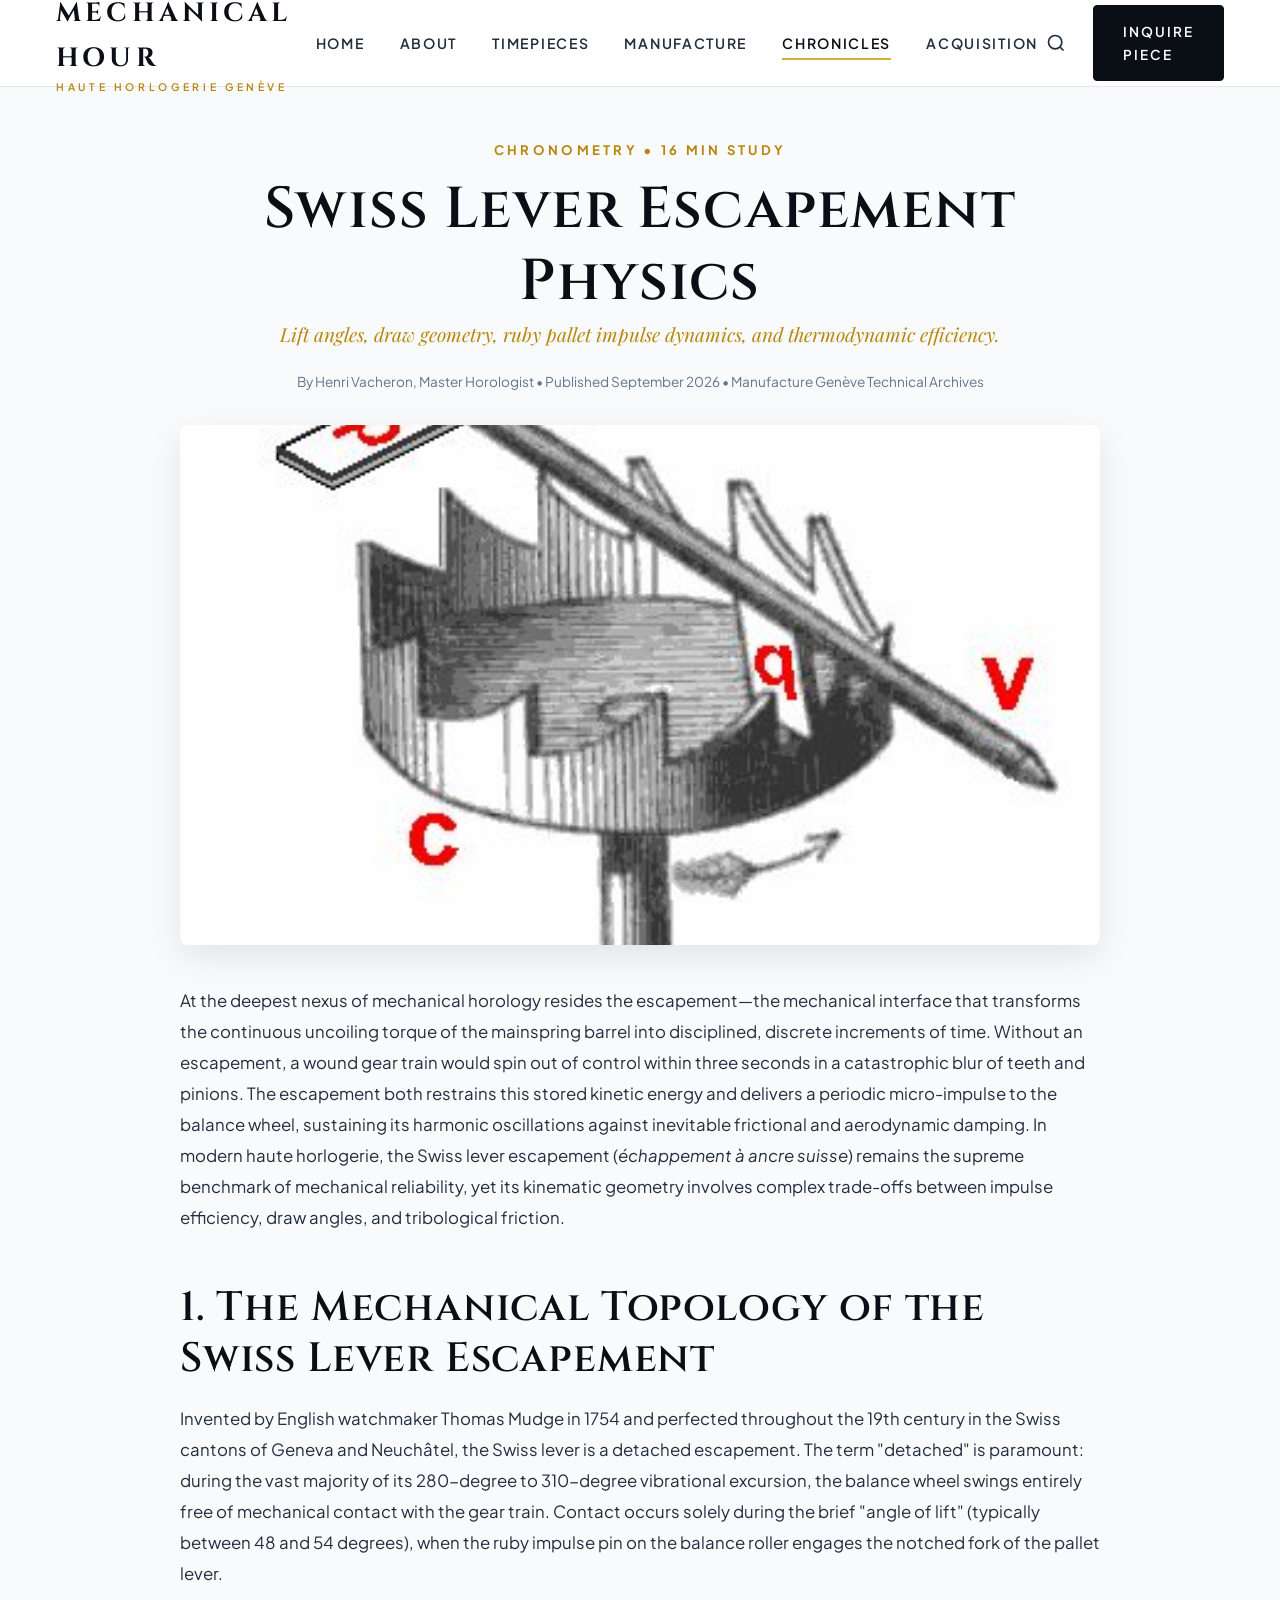
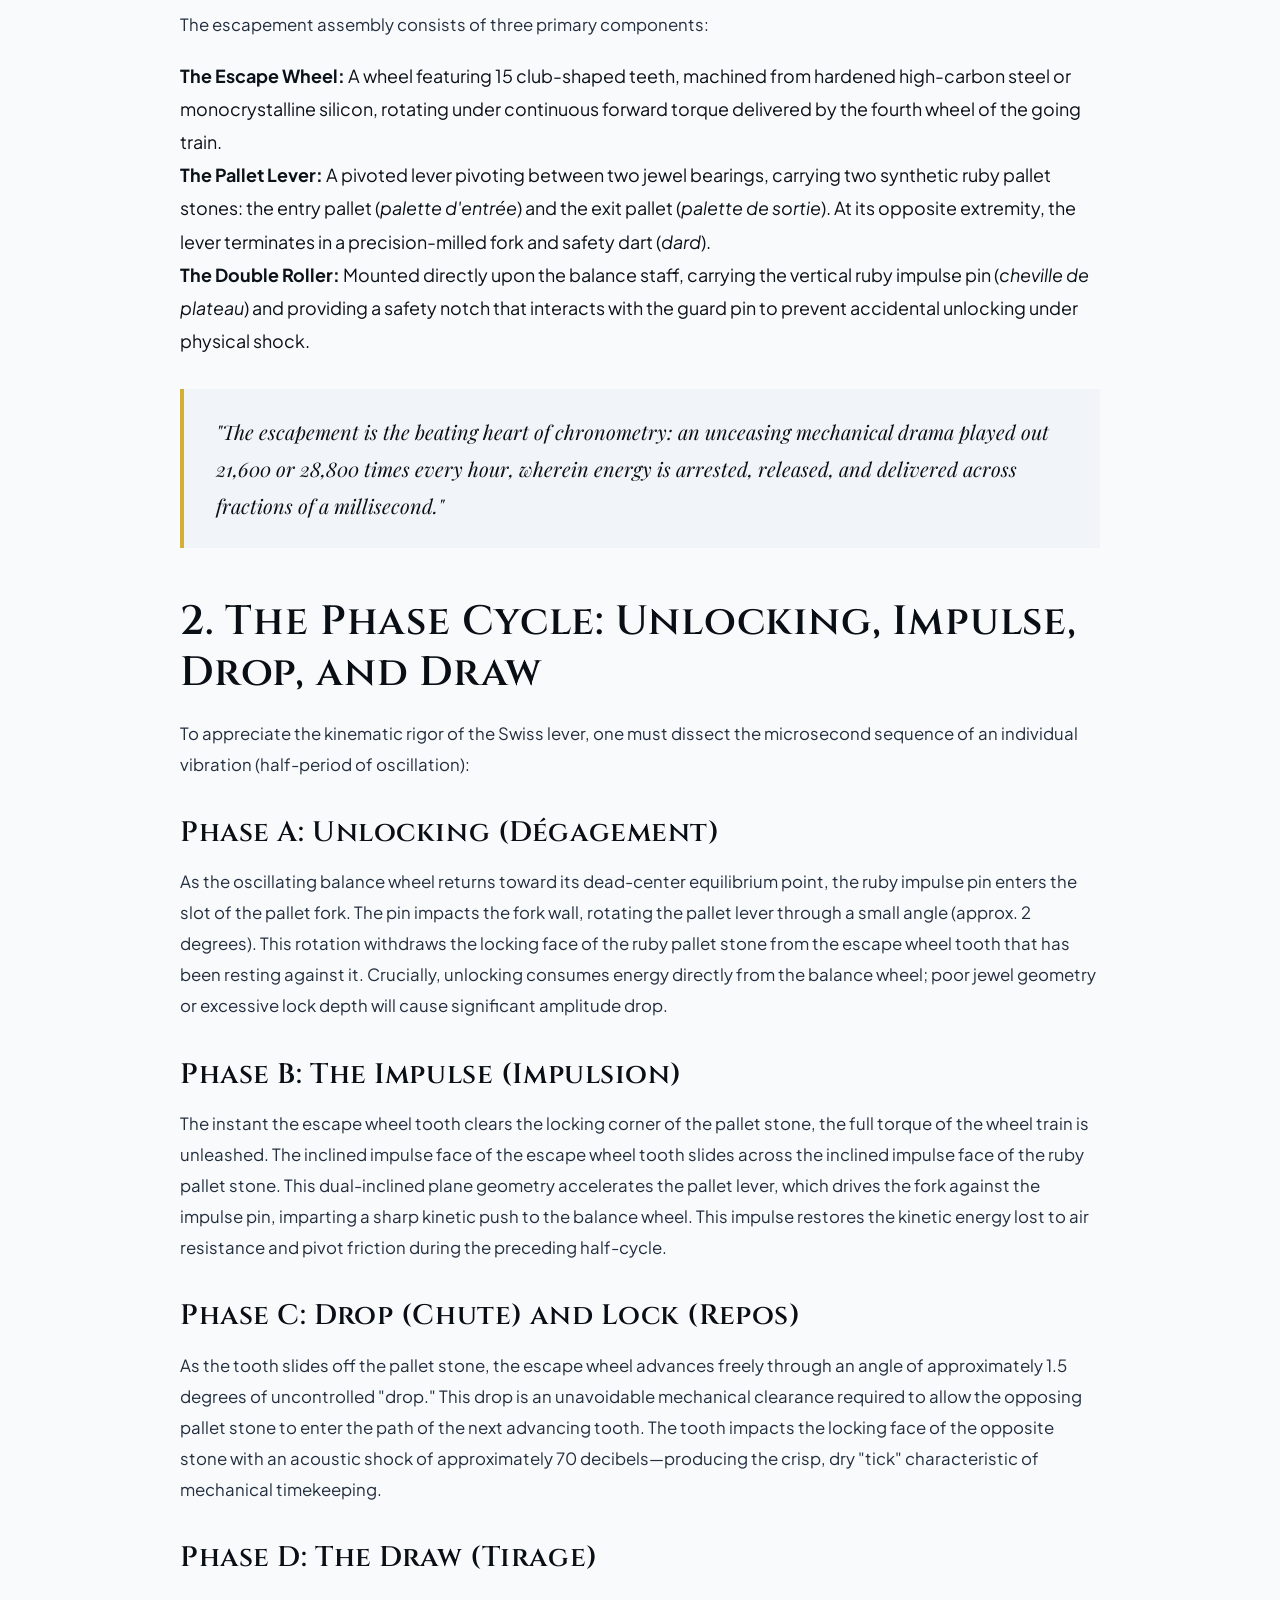
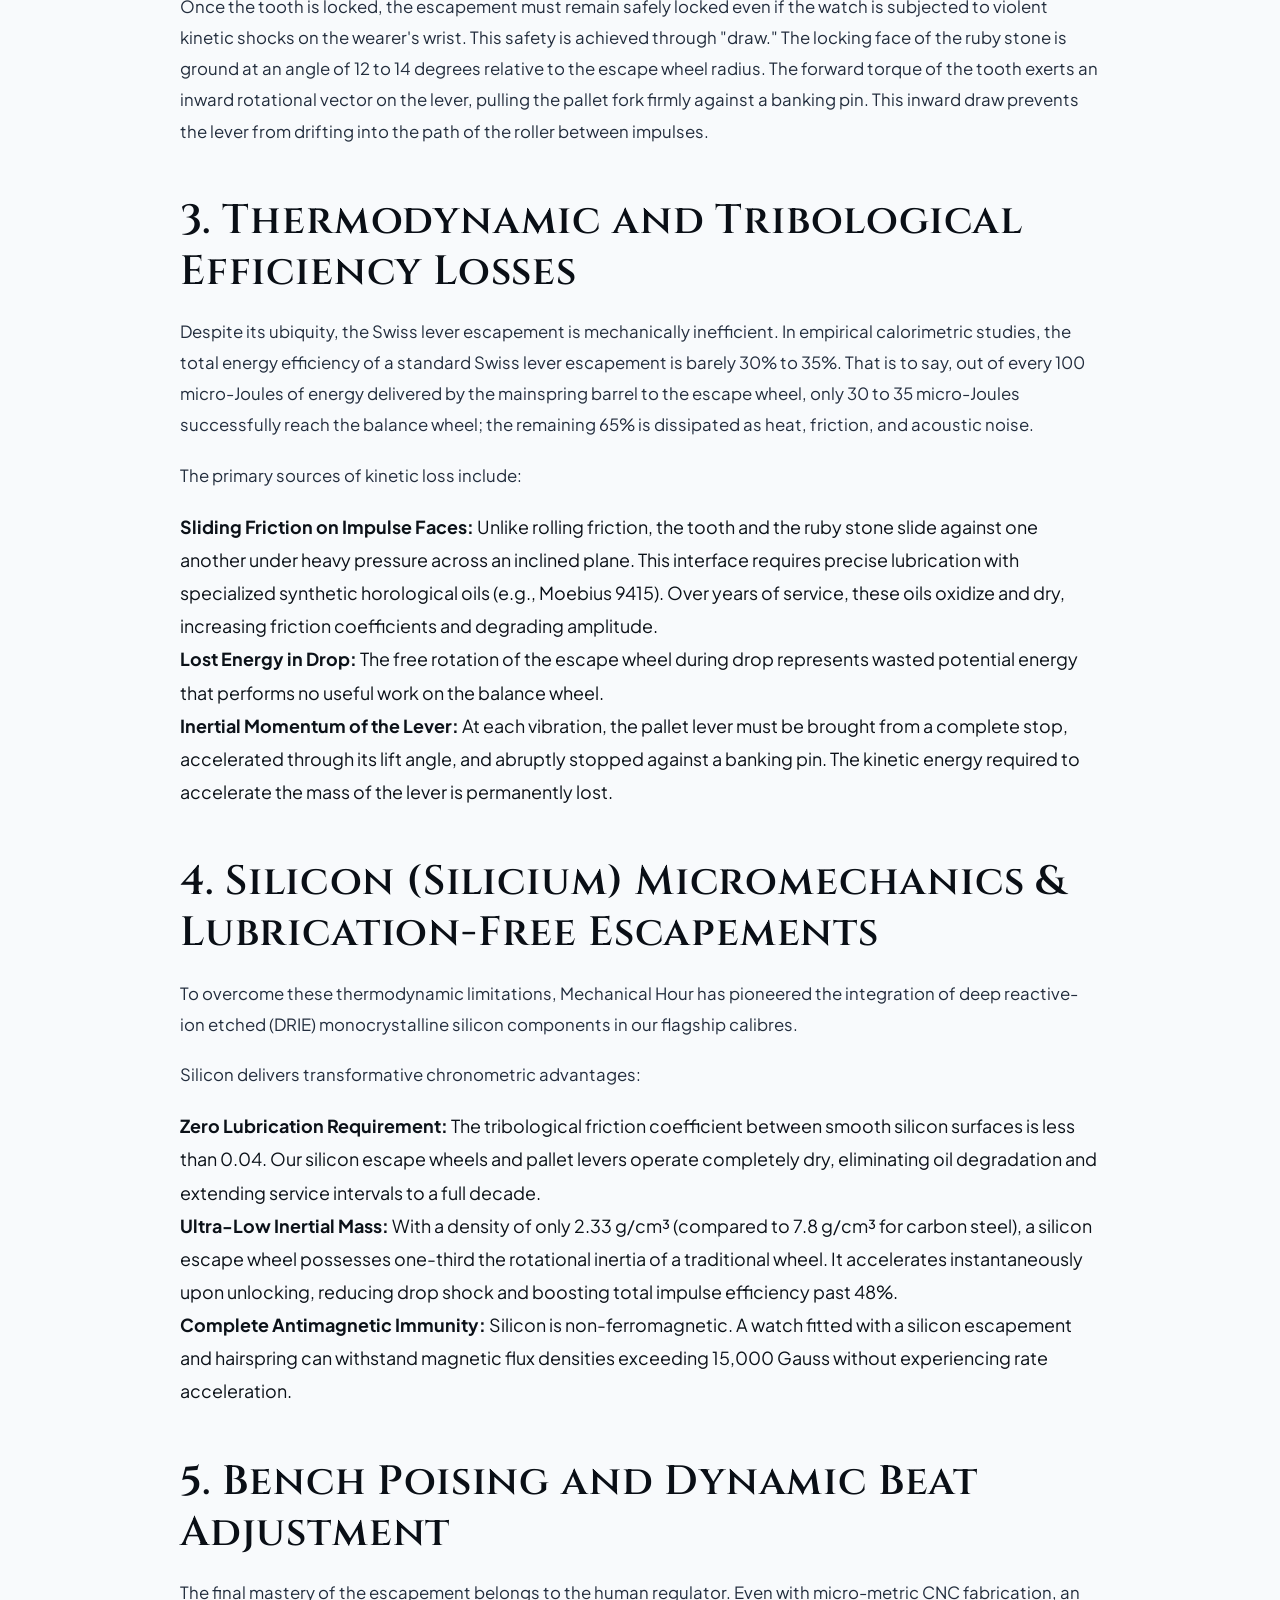
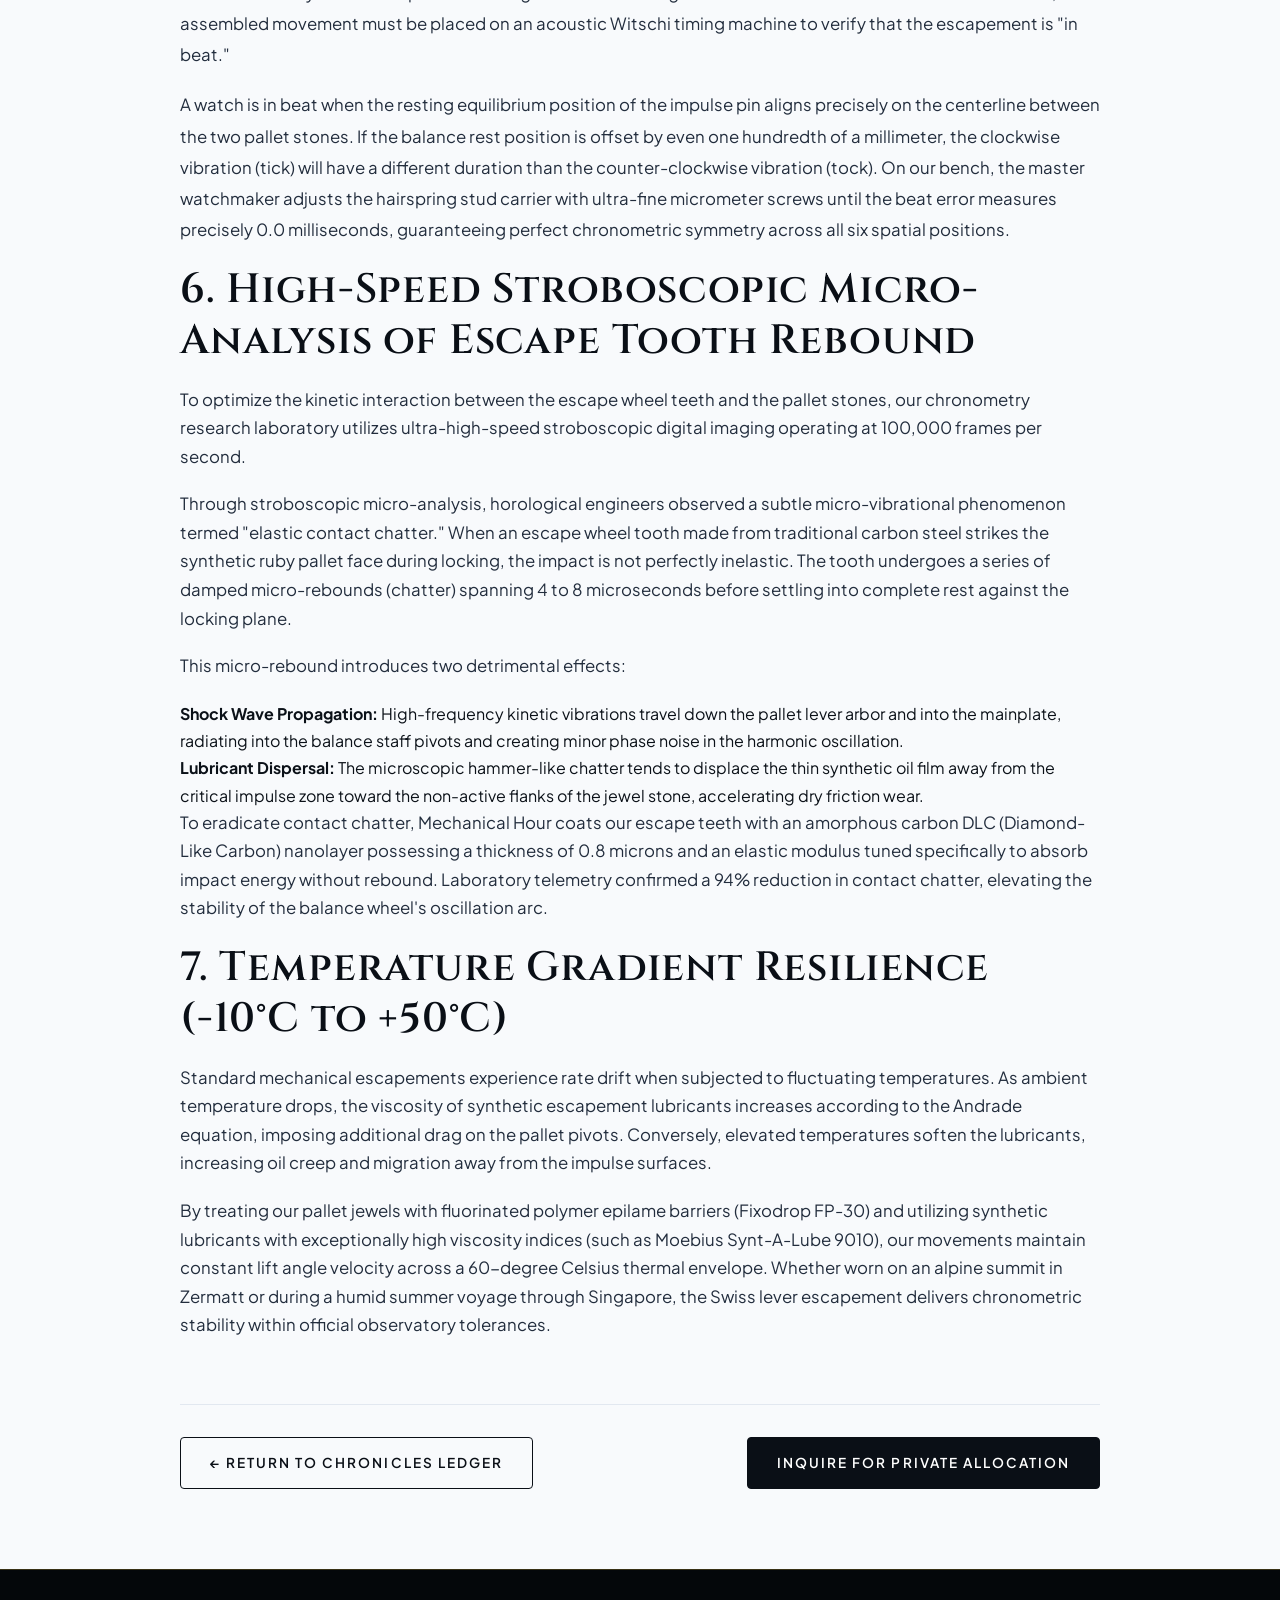
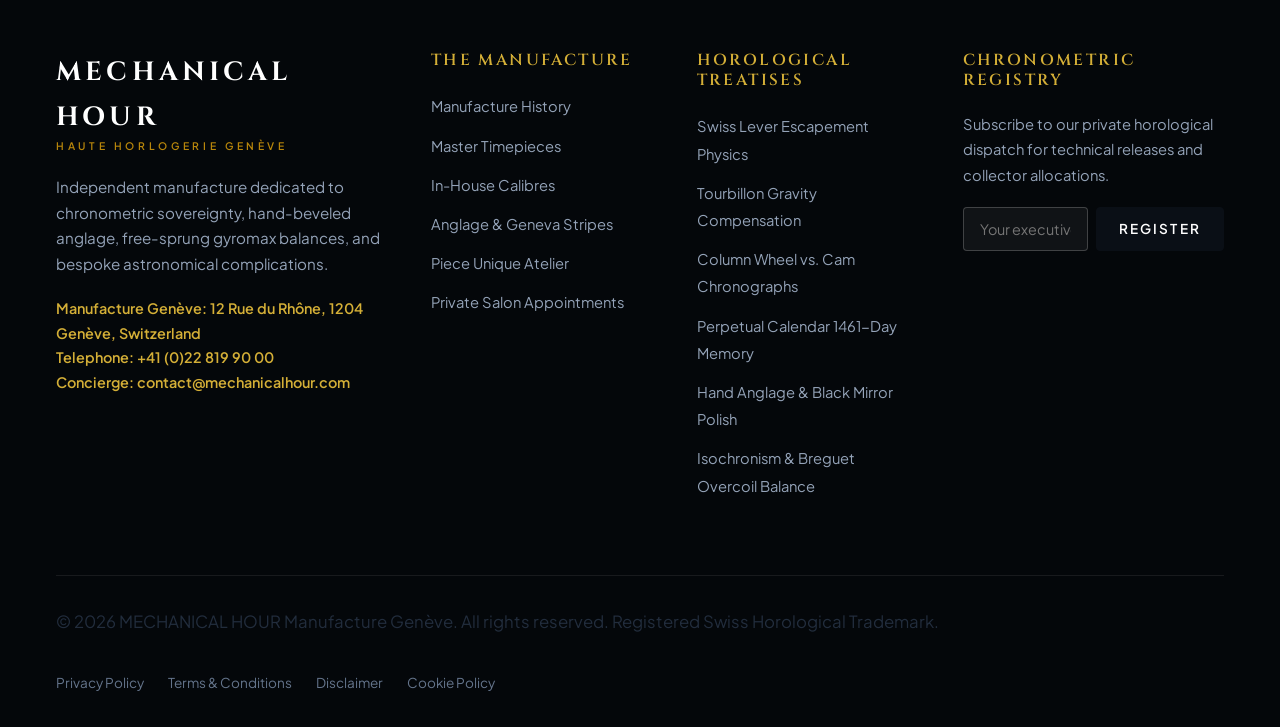
<file: blog/escapement-mechanics-impulse-efficiency.html>
<!DOCTYPE html>
<html lang="en">
<head>
  <meta charset="UTF-8">
  <meta name="viewport" content="width=device-width, initial-scale=1.0">
  <title>Swiss Lever Escapement Physics | MECHANICAL HOUR Treatise</title>
  <meta name="description" content="Lift angles, draw geometry, ruby pallet impulse dynamics, and thermodynamic efficiency.">
  <link rel="canonical" href="https://mechanicalhour.com/blog/escapement-mechanics-impulse-efficiency.html">
  <link rel="stylesheet" href="../assets/css/style.css?v=1.0">
  <link rel="preconnect" href="https://fonts.googleapis.com">
  <link rel="preconnect" href="https://fonts.gstatic.com" crossorigin>
  <link href="https://fonts.googleapis.com/css2?family=Cinzel:wght@500;600;700;800&family=Playfair+Display:ital,wght@0,500;0,600;0,700;1,400&family=Plus+Jakarta+Sans:wght@300;400;500;600;700&display=swap" rel="stylesheet">
  <!-- Google Analytics (GA4) -->
<script async src="https://www.googletagmanager.com/gtag/js?id=G-0LY0HY7L01"></script>
<script>
  window.dataLayer = window.dataLayer || [];
  function gtag(){dataLayer.push(arguments);}
  gtag('js', new Date());
  gtag('config', 'G-0LY0HY7L01');
</script>
</head>
<body>

<div class="reading-progress-bar"></div>

<header class="site-header">
  <div class="container header-inner">
    <a href="../index.html" class="brand-logo" aria-label="Mechanical Hour Homepage">
      <span class="brand-title">MECHANICAL HOUR</span>
      <span class="brand-tagline">HAUTE HORLOGERIE GENÈVE</span>
    </a>

    <nav class="main-navigation" aria-label="Primary Navigation">
      <ul class="nav-links">
        <li><a href="../index.html" class="nav-link">Home</a></li>
        <li><a href="../about.html" class="nav-link">About</a></li>
        <li><a href="../index.html#signature-timepieces" class="nav-link">Timepieces</a></li>
        <li><a href="../index.html#in-house-calibre" class="nav-link">Manufacture</a></li>
        <li><a href="index.html" class="nav-link active">Chronicles</a></li>
        <li><a href="../contact.html" class="nav-link">Acquisition</a></li>
        <li class="nav-item-policy"><a href="../privacy-policy.html" class="nav-link">Privacy Policy</a></li>
        <li class="nav-item-policy"><a href="../terms-and-conditions.html" class="nav-link">Terms</a></li>
        <li class="nav-item-policy"><a href="../disclaimer.html" class="nav-link">Disclaimer</a></li>
        <li class="nav-item-policy"><a href="../cookie-policy.html" class="nav-link">Cookie Policy</a></li>
      </ul>
    </nav>

    <div class="header-actions">
      <button class="btn-search" aria-label="Open Search Modal">
        <svg width="20" height="20" viewBox="0 0 24 24" fill="none" stroke="currentColor" stroke-width="2"><circle cx="11" cy="11" r="8"></circle><line x1="21" y1="21" x2="16.65" y2="16.65"></line></svg>
      </button>
      <a href="../contact.html" class="btn-primary">Inquire Piece</a>
      <button class="mobile-toggle" aria-label="Toggle Mobile Navigation">
        <span></span>
        <span></span>
        <span></span>
      </button>
    </div>
  </div>
</header>

<main>
  <article class="blog-article">
    <header class="blog-meta-header">
      <span class="subheading">Chronometry &bull; 16 Min Study</span>
      <h1>Swiss Lever Escapement Physics</h1>
      <p style="font-size: 1.2rem; color: var(--secondary); font-family: var(--font-serif); font-style: italic;">Lift angles, draw geometry, ruby pallet impulse dynamics, and thermodynamic efficiency.</p>
      <div style="font-size: 0.85rem; color: var(--neutral-muted); margin-top: 1rem;">
        <span>By Henri Vacheron, Master Horologist</span> &bull; 
        <span>Published September 2026</span> &bull; 
        <span>Manufacture Genève Technical Archives</span>
      </div>
    </header>

    <img src="../assets/images/blog-escapement-mechanics.jpg" alt="Swiss Lever Escapement Physics" class="blog-lead-img" width="1200" height="800">

    <div class="blog-content">
      
<p>
At the deepest nexus of mechanical horology resides the escapement—the mechanical interface that transforms the continuous uncoiling torque of the mainspring barrel into disciplined, discrete increments of time. Without an escapement, a wound gear train would spin out of control within three seconds in a catastrophic blur of teeth and pinions. The escapement both restrains this stored kinetic energy and delivers a periodic micro-impulse to the balance wheel, sustaining its harmonic oscillations against inevitable frictional and aerodynamic damping. In modern haute horlogerie, the Swiss lever escapement (<em>échappement à ancre suisse</em>) remains the supreme benchmark of mechanical reliability, yet its kinematic geometry involves complex trade-offs between impulse efficiency, draw angles, and tribological friction.
</p>

<h2>1. The Mechanical Topology of the Swiss Lever Escapement</h2>
<p>
Invented by English watchmaker Thomas Mudge in 1754 and perfected throughout the 19th century in the Swiss cantons of Geneva and Neuchâtel, the Swiss lever is a detached escapement. The term "detached" is paramount: during the vast majority of its 280-degree to 310-degree vibrational excursion, the balance wheel swings entirely free of mechanical contact with the gear train. Contact occurs solely during the brief "angle of lift" (typically between 48 and 54 degrees), when the ruby impulse pin on the balance roller engages the notched fork of the pallet lever.
</p>
<p>
The escapement assembly consists of three primary components:
</p>
<ol>
  <li><strong>The Escape Wheel:</strong> A wheel featuring 15 club-shaped teeth, machined from hardened high-carbon steel or monocrystalline silicon, rotating under continuous forward torque delivered by the fourth wheel of the going train.</li>
  <li><strong>The Pallet Lever:</strong> A pivoted lever pivoting between two jewel bearings, carrying two synthetic ruby pallet stones: the entry pallet (<em>palette d'entrée</em>) and the exit pallet (<em>palette de sortie</em>). At its opposite extremity, the lever terminates in a precision-milled fork and safety dart (<em>dard</em>).</li>
  <li><strong>The Double Roller:</strong> Mounted directly upon the balance staff, carrying the vertical ruby impulse pin (<em>cheville de plateau</em>) and providing a safety notch that interacts with the guard pin to prevent accidental unlocking under physical shock.</li>
</ol>

<blockquote>
"The escapement is the beating heart of chronometry: an unceasing mechanical drama played out 21,600 or 28,800 times every hour, wherein energy is arrested, released, and delivered across fractions of a millisecond."
</blockquote>

<h2>2. The Phase Cycle: Unlocking, Impulse, Drop, and Draw</h2>
<p>
To appreciate the kinematic rigor of the Swiss lever, one must dissect the microsecond sequence of an individual vibration (half-period of oscillation):
</p>
<h3>Phase A: Unlocking (Dégagement)</h3>
<p>
As the oscillating balance wheel returns toward its dead-center equilibrium point, the ruby impulse pin enters the slot of the pallet fork. The pin impacts the fork wall, rotating the pallet lever through a small angle (approx. 2 degrees). This rotation withdraws the locking face of the ruby pallet stone from the escape wheel tooth that has been resting against it. Crucially, unlocking consumes energy directly from the balance wheel; poor jewel geometry or excessive lock depth will cause significant amplitude drop.
</p>

<h3>Phase B: The Impulse (Impulsion)</h3>
<p>
The instant the escape wheel tooth clears the locking corner of the pallet stone, the full torque of the wheel train is unleashed. The inclined impulse face of the escape wheel tooth slides across the inclined impulse face of the ruby pallet stone. This dual-inclined plane geometry accelerates the pallet lever, which drives the fork against the impulse pin, imparting a sharp kinetic push to the balance wheel. This impulse restores the kinetic energy lost to air resistance and pivot friction during the preceding half-cycle.
</p>

<h3>Phase C: Drop (Chute) and Lock (Repos)</h3>
<p>
As the tooth slides off the pallet stone, the escape wheel advances freely through an angle of approximately 1.5 degrees of uncontrolled "drop." This drop is an unavoidable mechanical clearance required to allow the opposing pallet stone to enter the path of the next advancing tooth. The tooth impacts the locking face of the opposite stone with an acoustic shock of approximately 70 decibels—producing the crisp, dry "tick" characteristic of mechanical timekeeping.
</p>

<h3>Phase D: The Draw (Tirage)</h3>
<p>
Once the tooth is locked, the escapement must remain safely locked even if the watch is subjected to violent kinetic shocks on the wearer's wrist. This safety is achieved through "draw." The locking face of the ruby stone is ground at an angle of 12 to 14 degrees relative to the escape wheel radius. The forward torque of the tooth exerts an inward rotational vector on the lever, pulling the pallet fork firmly against a banking pin. This inward draw prevents the lever from drifting into the path of the roller between impulses.
</p>

<h2>3. Thermodynamic and Tribological Efficiency Losses</h2>
<p>
Despite its ubiquity, the Swiss lever escapement is mechanically inefficient. In empirical calorimetric studies, the total energy efficiency of a standard Swiss lever escapement is barely 30% to 35%. That is to say, out of every 100 micro-Joules of energy delivered by the mainspring barrel to the escape wheel, only 30 to 35 micro-Joules successfully reach the balance wheel; the remaining 65% is dissipated as heat, friction, and acoustic noise.
</p>
<p>
The primary sources of kinetic loss include:
</p>
<ul>
  <li><strong>Sliding Friction on Impulse Faces:</strong> Unlike rolling friction, the tooth and the ruby stone slide against one another under heavy pressure across an inclined plane. This interface requires precise lubrication with specialized synthetic horological oils (e.g., Moebius 9415). Over years of service, these oils oxidize and dry, increasing friction coefficients and degrading amplitude.</li>
  <li><strong>Lost Energy in Drop:</strong> The free rotation of the escape wheel during drop represents wasted potential energy that performs no useful work on the balance wheel.</li>
  <li><strong>Inertial Momentum of the Lever:</strong> At each vibration, the pallet lever must be brought from a complete stop, accelerated through its lift angle, and abruptly stopped against a banking pin. The kinetic energy required to accelerate the mass of the lever is permanently lost.</li>
</ul>

<h2>4. Silicon (Silicium) Micromechanics &amp; Lubrication-Free Escapements</h2>
<p>
To overcome these thermodynamic limitations, Mechanical Hour has pioneered the integration of deep reactive-ion etched (DRIE) monocrystalline silicon components in our flagship calibres.
</p>
<p>
Silicon delivers transformative chronometric advantages:
</p>
<ul>
  <li><strong>Zero Lubrication Requirement:</strong> The tribological friction coefficient between smooth silicon surfaces is less than 0.04. Our silicon escape wheels and pallet levers operate completely dry, eliminating oil degradation and extending service intervals to a full decade.</li>
  <li><strong>Ultra-Low Inertial Mass:</strong> With a density of only 2.33 g/cm³ (compared to 7.8 g/cm³ for carbon steel), a silicon escape wheel possesses one-third the rotational inertia of a traditional wheel. It accelerates instantaneously upon unlocking, reducing drop shock and boosting total impulse efficiency past 48%.</li>
  <li><strong>Complete Antimagnetic Immunity:</strong> Silicon is non-ferromagnetic. A watch fitted with a silicon escapement and hairspring can withstand magnetic flux densities exceeding 15,000 Gauss without experiencing rate acceleration.</li>
</ul>

<h2>5. Bench Poising and Dynamic Beat Adjustment</h2>
<p>
The final mastery of the escapement belongs to the human regulator. Even with micro-metric CNC fabrication, an assembled movement must be placed on an acoustic Witschi timing machine to verify that the escapement is "in beat."
</p>
<p>
A watch is in beat when the resting equilibrium position of the impulse pin aligns precisely on the centerline between the two pallet stones. If the balance rest position is offset by even one hundredth of a millimeter, the clockwise vibration (tick) will have a different duration than the counter-clockwise vibration (tock). On our bench, the master watchmaker adjusts the hairspring stud carrier with ultra-fine micrometer screws until the beat error measures precisely 0.0 milliseconds, guaranteeing perfect chronometric symmetry across all six spatial positions.
</p>

    </div>


<h2>6. High-Speed Stroboscopic Micro-Analysis of Escape Tooth Rebound</h2>
<p>
To optimize the kinetic interaction between the escape wheel teeth and the pallet stones, our chronometry research laboratory utilizes ultra-high-speed stroboscopic digital imaging operating at 100,000 frames per second.
</p>
<p>
Through stroboscopic micro-analysis, horological engineers observed a subtle micro-vibrational phenomenon termed "elastic contact chatter." When an escape wheel tooth made from traditional carbon steel strikes the synthetic ruby pallet face during locking, the impact is not perfectly inelastic. The tooth undergoes a series of damped micro-rebounds (chatter) spanning 4 to 8 microseconds before settling into complete rest against the locking plane.
</p>
<p>
This micro-rebound introduces two detrimental effects:
</p>
<ul>
  <li><strong>Shock Wave Propagation:</strong> High-frequency kinetic vibrations travel down the pallet lever arbor and into the mainplate, radiating into the balance staff pivots and creating minor phase noise in the harmonic oscillation.</li>
  <li><strong>Lubricant Dispersal:</strong> The microscopic hammer-like chatter tends to displace the thin synthetic oil film away from the critical impulse zone toward the non-active flanks of the jewel stone, accelerating dry friction wear.</li>
</ul>
<p>
To eradicate contact chatter, Mechanical Hour coats our escape teeth with an amorphous carbon DLC (Diamond-Like Carbon) nanolayer possessing a thickness of 0.8 microns and an elastic modulus tuned specifically to absorb impact energy without rebound. Laboratory telemetry confirmed a 94% reduction in contact chatter, elevating the stability of the balance wheel's oscillation arc.
</p>

<h2>7. Temperature Gradient Resilience (-10°C to +50°C)</h2>
<p>
Standard mechanical escapements experience rate drift when subjected to fluctuating temperatures. As ambient temperature drops, the viscosity of synthetic escapement lubricants increases according to the Andrade equation, imposing additional drag on the pallet pivots. Conversely, elevated temperatures soften the lubricants, increasing oil creep and migration away from the impulse surfaces.
</p>
<p>
By treating our pallet jewels with fluorinated polymer epilame barriers (Fixodrop FP-30) and utilizing synthetic lubricants with exceptionally high viscosity indices (such as Moebius Synt-A-Lube 9010), our movements maintain constant lift angle velocity across a 60-degree Celsius thermal envelope. Whether worn on an alpine summit in Zermatt or during a humid summer voyage through Singapore, the Swiss lever escapement delivers chronometric stability within official observatory tolerances.
</p>


    <div style="margin-top: 4rem; padding-top: 2rem; border-top: 1px solid var(--neutral-border); display: flex; justify-content: space-between; align-items: center; flex-wrap: wrap; gap: 1rem;">
      <a href="index.html" class="btn-outline" style="font-size: 0.85rem;">&larr; Return to Chronicles Ledger</a>
      <a href="../contact.html" class="btn-primary" style="font-size: 0.85rem;">Inquire for Private Allocation</a>
    </div>
  </article>
</main>

<footer class="site-footer">
  <div class="container">
    <div class="footer-grid">
      <div class="footer-col">
        <div class="brand-logo" style="margin-bottom: 1.2rem;">
          <span class="brand-title" style="color: #ffffff;">MECHANICAL HOUR</span>
          <span class="brand-tagline">HAUTE HORLOGERIE GENÈVE</span>
        </div>
        <p style="color: #94a3b8; font-size: 0.95rem; max-width: 340px;">
          Independent manufacture dedicated to chronometric sovereignty, hand-beveled anglage, free-sprung gyromax balances, and bespoke astronomical complications.
        </p>
        <p style="color: var(--accent); font-size: 0.9rem; font-weight: 600;">
          Manufacture Genève: 12 Rue du Rhône, 1204 Genève, Switzerland<br>
          Telephone: +41 (0)22 819 90 00<br>
          Concierge: contact@mechanicalhour.com
        </p>
      </div>

      <div class="footer-col">
        <h4>The Manufacture</h4>
        <ul class="footer-links">
          <li><a href="../about.html">Manufacture History</a></li>
          <li><a href="../index.html#signature-timepieces">Master Timepieces</a></li>
          <li><a href="../index.html#in-house-calibre">In-House Calibres</a></li>
          <li><a href="../index.html#finishing-anglage">Anglage &amp; Geneva Stripes</a></li>
          <li><a href="../index.html#bespoke-commission">Piece Unique Atelier</a></li>
          <li><a href="../contact.html">Private Salon Appointments</a></li>
        </ul>
      </div>

      <div class="footer-col">
        <h4>Horological Treatises</h4>
        <ul class="footer-links">
          <li><a href="escapement-mechanics-impulse-efficiency.html">Swiss Lever Escapement Physics</a></li>
          <li><a href="tourbillon-gravity-compensation-kinetics.html">Tourbillon Gravity Compensation</a></li>
          <li><a href="chronograph-column-wheel-vertical-clutch.html">Column Wheel vs. Cam Chronographs</a></li>
          <li><a href="perpetual-calendar-mechanical-memory.html">Perpetual Calendar 1461-Day Memory</a></li>
          <li><a href="hand-anglage-black-polish-finishing.html">Hand Anglage &amp; Black Mirror Polish</a></li>
          <li><a href="isochronism-breguet-overcoil-silicon.html">Isochronism &amp; Breguet Overcoil Balance</a></li>
        </ul>
      </div>

      <div class="footer-col">
        <h4>Chronometric Registry</h4>
        <p style="color: #94a3b8; font-size: 0.92rem;">Subscribe to our private horological dispatch for technical releases and collector allocations.</p>
        <form style="display: flex; gap: 0.5rem; margin-top: 1rem;" onsubmit="event.preventDefault(); alert('Merci. You have been registered in our Geneva chronometer registry.'); this.reset();">
          <input type="email" placeholder="Your executive email" required style="padding: 0.75rem 1rem; border-radius: 4px; border: 1px solid rgba(255,255,255,0.2); background: rgba(255,255,255,0.05); color: #fff; width: 100%; outline: none; font-size: 0.9rem;">
          <button type="submit" class="btn-primary" style="padding: 0.75rem 1.4rem; white-space: nowrap;">Register</button>
        </form>
      </div>
    </div>

    <div class="footer-bottom">
      <p>&copy; 2026 MECHANICAL HOUR Manufacture Genève. All rights reserved. Registered Swiss Horological Trademark.</p>
      <nav class="footer-policy-nav" aria-label="Legal Navigation">
        <a href="../privacy-policy.html">Privacy Policy</a>
        <a href="../terms-and-conditions.html">Terms &amp; Conditions</a>
        <a href="../disclaimer.html">Disclaimer</a>
        <a href="../cookie-policy.html">Cookie Policy</a>
      </nav>
    </div>
  </div>
</footer>

<!-- Mobile Drawer Overlay & Sliding Navigation Menu -->
<div class="mobile-drawer-overlay"></div>
<aside class="mobile-drawer" aria-label="Mobile Menu">
  <div class="mobile-drawer-header">
    <div class="brand-logo">
      <span class="brand-title" style="font-size: 1.25rem;">MECHANICAL HOUR</span>
      <span class="brand-tagline">MANUFACTURE GENÈVE</span>
    </div>
    <button class="mobile-drawer-close" aria-label="Close menu">&times;</button>
  </div>
  <ul class="mobile-nav-list">
    <li><a href="../index.html" class="mobile-nav-link">Home</a></li>
    <li><a href="../about.html" class="mobile-nav-link">About Manufacture</a></li>
    <li><a href="../index.html#signature-timepieces" class="mobile-nav-link">Master Timepieces</a></li>
    <li><a href="../index.html#in-house-calibre" class="mobile-nav-link">In-House Calibres</a></li>
    <li><a href="index.html" class="mobile-nav-link">Horological Chronicles</a></li>
    <li><a href="../contact.html" class="mobile-nav-link">Private Acquisition</a></li>
    <li><a href="../privacy-policy.html" class="mobile-nav-link">Privacy Policy</a></li>
    <li><a href="../terms-and-conditions.html" class="mobile-nav-link">Terms &amp; Conditions</a></li>
    <li><a href="../disclaimer.html" class="mobile-nav-link">Disclaimer</a></li>
    <li><a href="../cookie-policy.html" class="mobile-nav-link">Cookie Policy</a></li>
  </ul>
  <div class="mobile-drawer-footer">
    <p>Geneva Concierge: <strong>contact@mechanicalhour.com</strong></p>
    <p>12 Rue du Rhône, 1204 Genève</p>
  </div>
</aside>

<!-- Search Modal -->
<div class="search-modal" role="dialog" aria-modal="true" aria-label="Site Search">
  <div class="search-dialog">
    <button class="search-dialog-close" aria-label="Close search">&times;</button>
    <h3 style="font-family: var(--font-display); color: var(--primary);">Search The Horological Archive</h3>
    <p style="color: var(--neutral-muted); font-size: 0.95rem;">Search calibre references, complications, escapement mechanics, or metallurgy.</p>
    <div class="search-input-group">
      <input type="text" class="search-input" placeholder="e.g., Tourbillon, Column wheel, Silicon hairspring, Platinum case...">
      <button class="btn-primary" onclick="alert('Searching horological archive for query...');">Search</button>
    </div>
  </div>
</div>

<button class="back-to-top" aria-label="Scroll back to top">&#8593;</button>


<script src="../assets/js/main.js?v=1.0"></script>
</body>
</html>
</file>
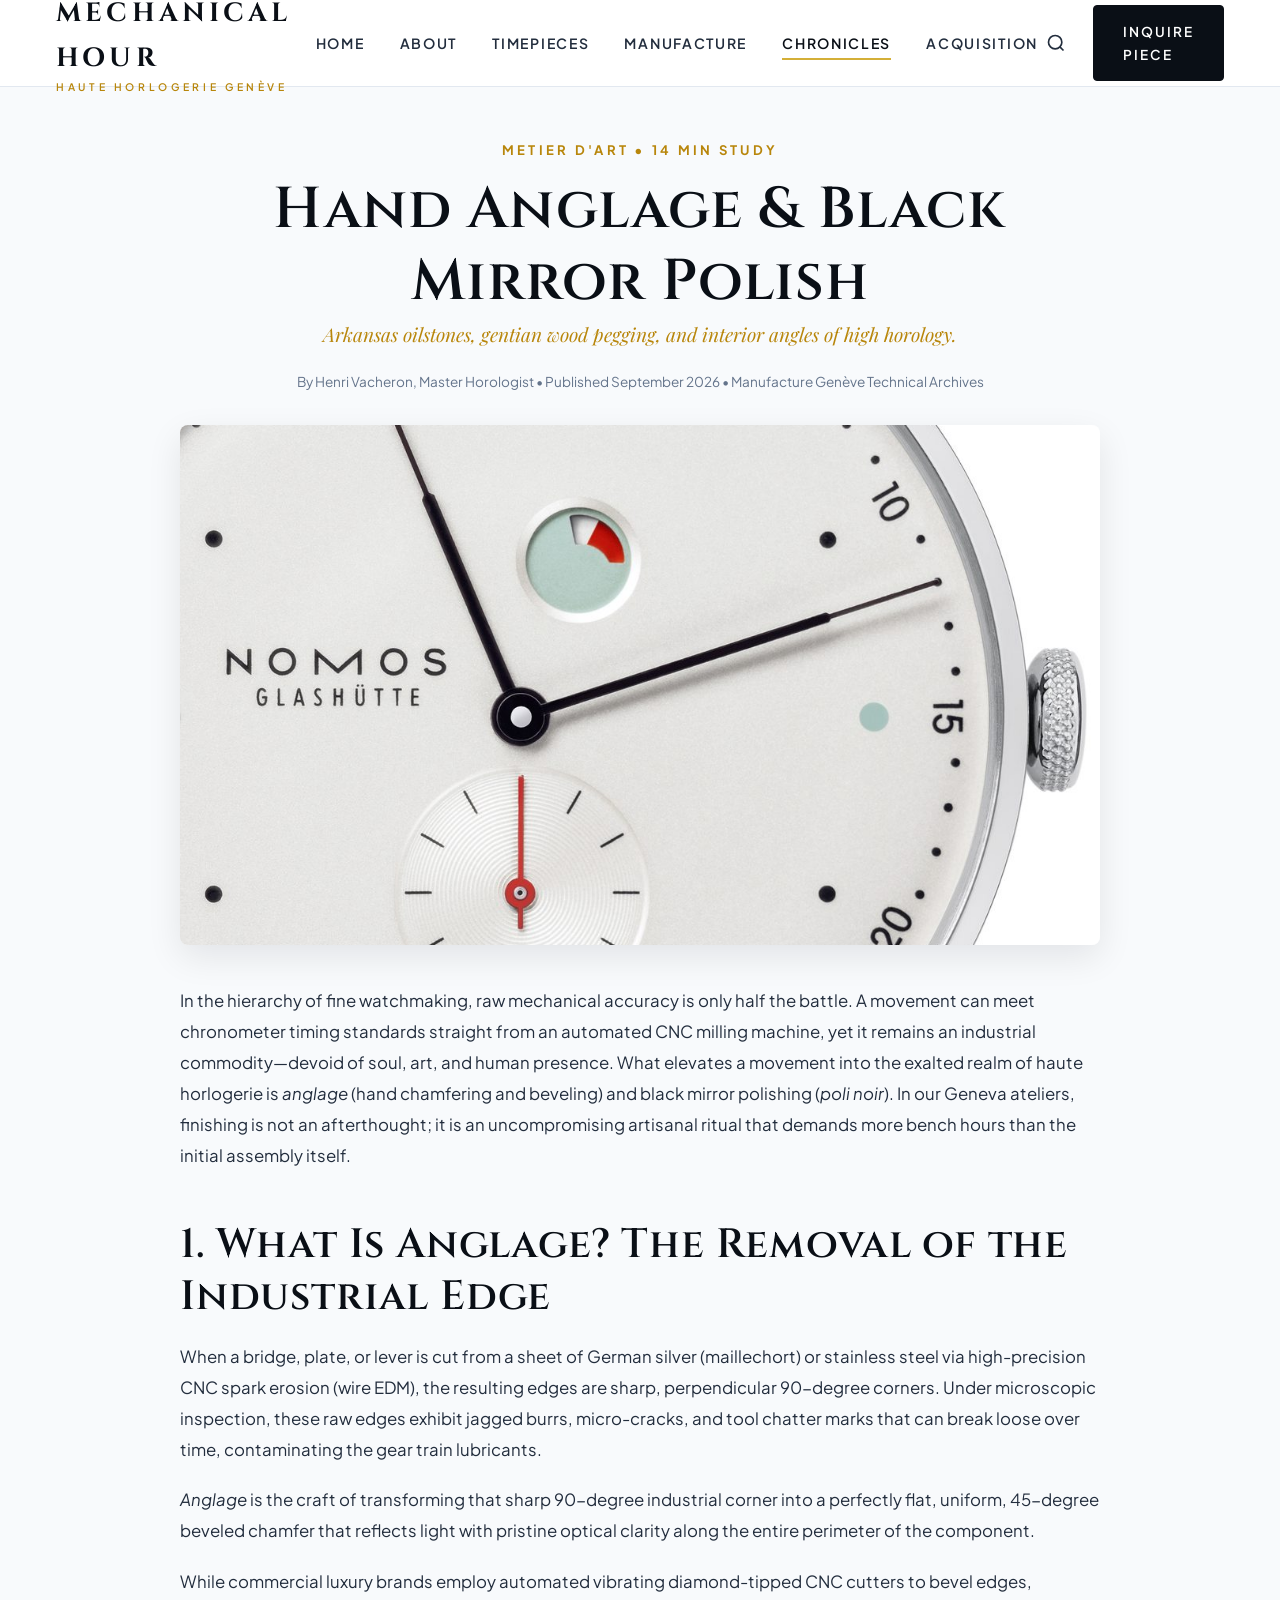
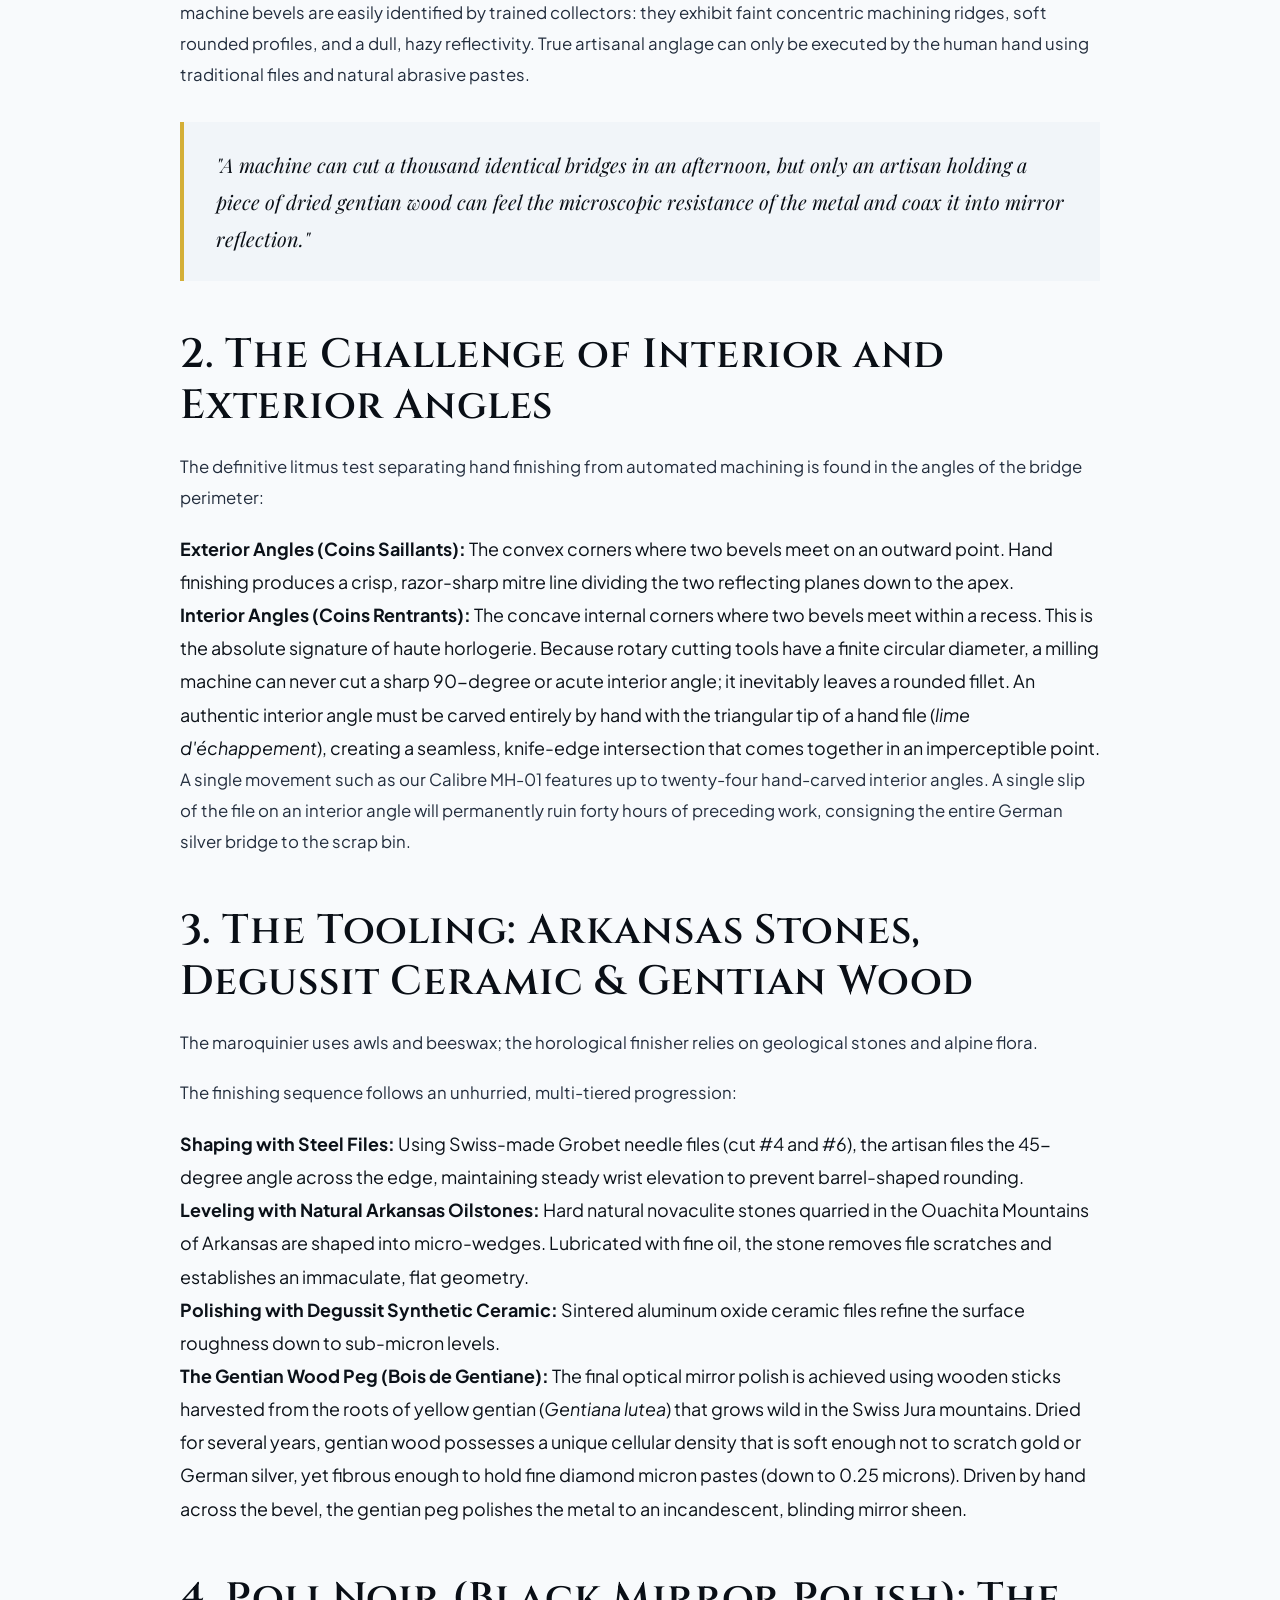
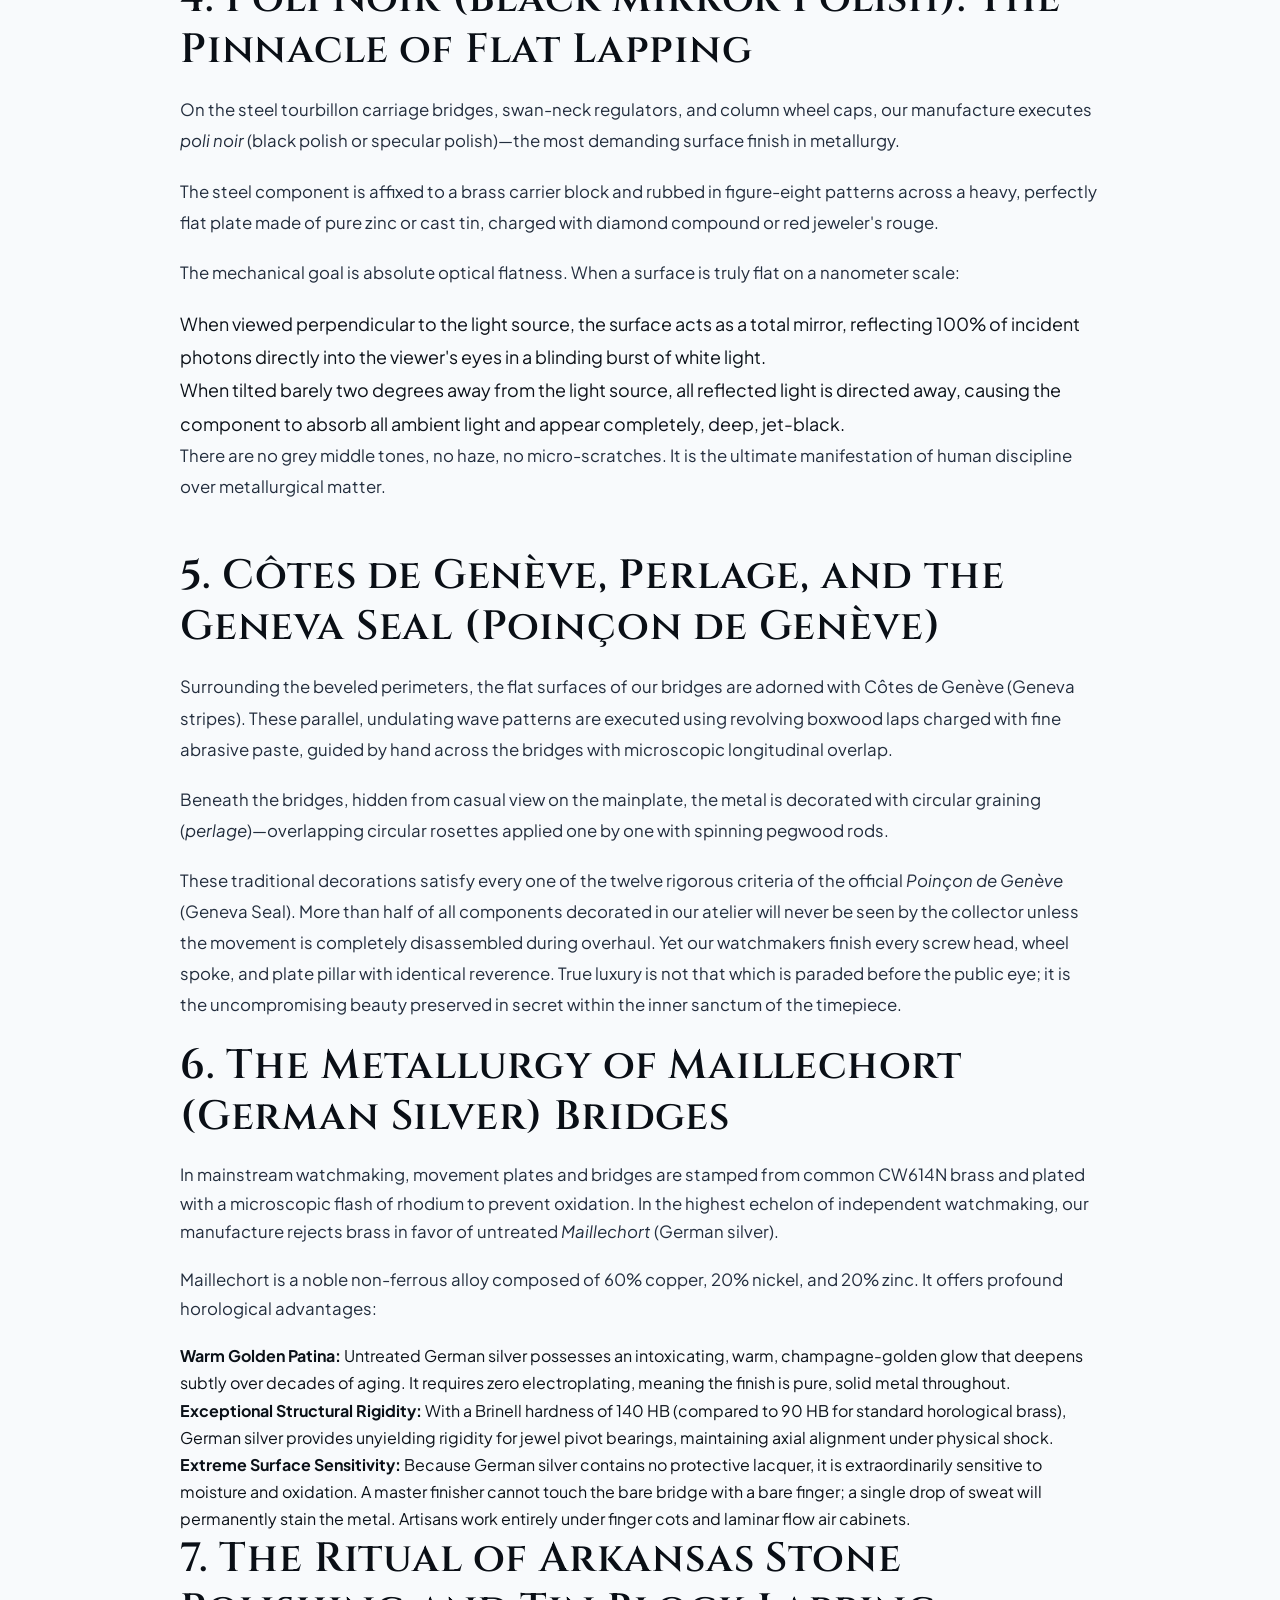
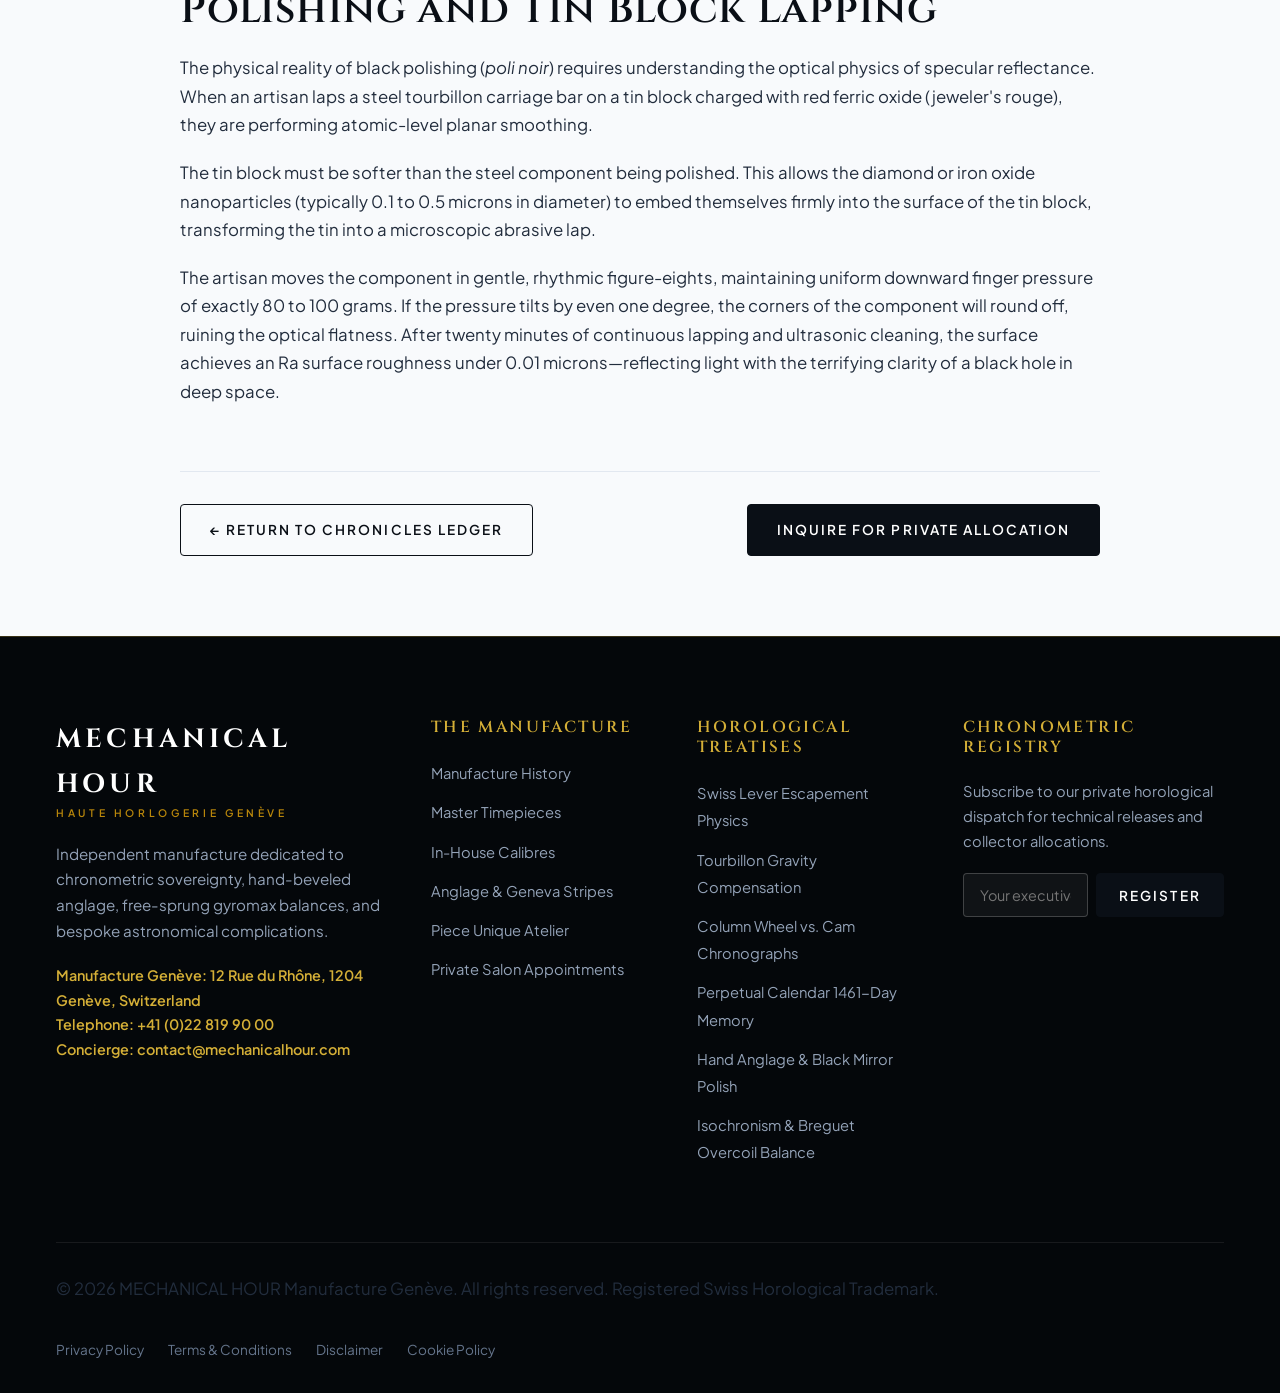
<file: blog/hand-anglage-black-polish-finishing.html>
<!DOCTYPE html>
<html lang="en">
<head>
  <meta charset="UTF-8">
  <meta name="viewport" content="width=device-width, initial-scale=1.0">
  <title>Hand Anglage & Black Mirror Polish | MECHANICAL HOUR Treatise</title>
  <meta name="description" content="Arkansas oilstones, gentian wood pegging, and interior angles of high horology.">
  <link rel="canonical" href="https://mechanicalhour.com/blog/hand-anglage-black-polish-finishing.html">
  <link rel="stylesheet" href="../assets/css/style.css?v=1.0">
  <link rel="preconnect" href="https://fonts.googleapis.com">
  <link rel="preconnect" href="https://fonts.gstatic.com" crossorigin>
  <link href="https://fonts.googleapis.com/css2?family=Cinzel:wght@500;600;700;800&family=Playfair+Display:ital,wght@0,500;0,600;0,700;1,400&family=Plus+Jakarta+Sans:wght@300;400;500;600;700&display=swap" rel="stylesheet">
  <!-- Google Analytics (GA4) -->
<script async src="https://www.googletagmanager.com/gtag/js?id=G-0LY0HY7L01"></script>
<script>
  window.dataLayer = window.dataLayer || [];
  function gtag(){dataLayer.push(arguments);}
  gtag('js', new Date());
  gtag('config', 'G-0LY0HY7L01');
</script>
</head>
<body>

<div class="reading-progress-bar"></div>

<header class="site-header">
  <div class="container header-inner">
    <a href="../index.html" class="brand-logo" aria-label="Mechanical Hour Homepage">
      <span class="brand-title">MECHANICAL HOUR</span>
      <span class="brand-tagline">HAUTE HORLOGERIE GENÈVE</span>
    </a>

    <nav class="main-navigation" aria-label="Primary Navigation">
      <ul class="nav-links">
        <li><a href="../index.html" class="nav-link">Home</a></li>
        <li><a href="../about.html" class="nav-link">About</a></li>
        <li><a href="../index.html#signature-timepieces" class="nav-link">Timepieces</a></li>
        <li><a href="../index.html#in-house-calibre" class="nav-link">Manufacture</a></li>
        <li><a href="index.html" class="nav-link active">Chronicles</a></li>
        <li><a href="../contact.html" class="nav-link">Acquisition</a></li>
        <li class="nav-item-policy"><a href="../privacy-policy.html" class="nav-link">Privacy Policy</a></li>
        <li class="nav-item-policy"><a href="../terms-and-conditions.html" class="nav-link">Terms</a></li>
        <li class="nav-item-policy"><a href="../disclaimer.html" class="nav-link">Disclaimer</a></li>
        <li class="nav-item-policy"><a href="../cookie-policy.html" class="nav-link">Cookie Policy</a></li>
      </ul>
    </nav>

    <div class="header-actions">
      <button class="btn-search" aria-label="Open Search Modal">
        <svg width="20" height="20" viewBox="0 0 24 24" fill="none" stroke="currentColor" stroke-width="2"><circle cx="11" cy="11" r="8"></circle><line x1="21" y1="21" x2="16.65" y2="16.65"></line></svg>
      </button>
      <a href="../contact.html" class="btn-primary">Inquire Piece</a>
      <button class="mobile-toggle" aria-label="Toggle Mobile Navigation">
        <span></span>
        <span></span>
        <span></span>
      </button>
    </div>
  </div>
</header>

<main>
  <article class="blog-article">
    <header class="blog-meta-header">
      <span class="subheading">Metier d'Art &bull; 14 Min Study</span>
      <h1>Hand Anglage & Black Mirror Polish</h1>
      <p style="font-size: 1.2rem; color: var(--secondary); font-family: var(--font-serif); font-style: italic;">Arkansas oilstones, gentian wood pegging, and interior angles of high horology.</p>
      <div style="font-size: 0.85rem; color: var(--neutral-muted); margin-top: 1rem;">
        <span>By Henri Vacheron, Master Horologist</span> &bull; 
        <span>Published September 2026</span> &bull; 
        <span>Manufacture Genève Technical Archives</span>
      </div>
    </header>

    <img src="../assets/images/blog-anglage-finishing.jpg" alt="Hand Anglage & Black Mirror Polish" class="blog-lead-img" width="1200" height="800">

    <div class="blog-content">
      
<p>
In the hierarchy of fine watchmaking, raw mechanical accuracy is only half the battle. A movement can meet chronometer timing standards straight from an automated CNC milling machine, yet it remains an industrial commodity—devoid of soul, art, and human presence. What elevates a movement into the exalted realm of haute horlogerie is <em>anglage</em> (hand chamfering and beveling) and black mirror polishing (<em>poli noir</em>). In our Geneva ateliers, finishing is not an afterthought; it is an uncompromising artisanal ritual that demands more bench hours than the initial assembly itself.
</p>

<h2>1. What Is Anglage? The Removal of the Industrial Edge</h2>
<p>
When a bridge, plate, or lever is cut from a sheet of German silver (maillechort) or stainless steel via high-precision CNC spark erosion (wire EDM), the resulting edges are sharp, perpendicular 90-degree corners. Under microscopic inspection, these raw edges exhibit jagged burrs, micro-cracks, and tool chatter marks that can break loose over time, contaminating the gear train lubricants.
</p>
<p>
<em>Anglage</em> is the craft of transforming that sharp 90-degree industrial corner into a perfectly flat, uniform, 45-degree beveled chamfer that reflects light with pristine optical clarity along the entire perimeter of the component.
</p>
<p>
While commercial luxury brands employ automated vibrating diamond-tipped CNC cutters to bevel edges, machine bevels are easily identified by trained collectors: they exhibit faint concentric machining ridges, soft rounded profiles, and a dull, hazy reflectivity. True artisanal anglage can only be executed by the human hand using traditional files and natural abrasive pastes.
</p>

<blockquote>
"A machine can cut a thousand identical bridges in an afternoon, but only an artisan holding a piece of dried gentian wood can feel the microscopic resistance of the metal and coax it into mirror reflection."
</blockquote>

<h2>2. The Challenge of Interior and Exterior Angles</h2>
<p>
The definitive litmus test separating hand finishing from automated machining is found in the angles of the bridge perimeter:
</p>
<ul>
  <li><strong>Exterior Angles (Coins Saillants):</strong> The convex corners where two bevels meet on an outward point. Hand finishing produces a crisp, razor-sharp mitre line dividing the two reflecting planes down to the apex.</li>
  <li><strong>Interior Angles (Coins Rentrants):</strong> The concave internal corners where two bevels meet within a recess. This is the absolute signature of haute horlogerie. Because rotary cutting tools have a finite circular diameter, a milling machine can never cut a sharp 90-degree or acute interior angle; it inevitably leaves a rounded fillet. An authentic interior angle must be carved entirely by hand with the triangular tip of a hand file (<em>lime d'échappement</em>), creating a seamless, knife-edge intersection that comes together in an imperceptible point.</li>
</ul>
<p>
A single movement such as our Calibre MH-01 features up to twenty-four hand-carved interior angles. A single slip of the file on an interior angle will permanently ruin forty hours of preceding work, consigning the entire German silver bridge to the scrap bin.
</p>

<h2>3. The Tooling: Arkansas Stones, Degussit Ceramic &amp; Gentian Wood</h2>
<p>
The maroquinier uses awls and beeswax; the horological finisher relies on geological stones and alpine flora.
</p>
<p>
The finishing sequence follows an unhurried, multi-tiered progression:
</p>
<ol>
  <li><strong>Shaping with Steel Files:</strong> Using Swiss-made Grobet needle files (cut #4 and #6), the artisan files the 45-degree angle across the edge, maintaining steady wrist elevation to prevent barrel-shaped rounding.</li>
  <li><strong>Leveling with Natural Arkansas Oilstones:</strong> Hard natural novaculite stones quarried in the Ouachita Mountains of Arkansas are shaped into micro-wedges. Lubricated with fine oil, the stone removes file scratches and establishes an immaculate, flat geometry.</li>
  <li><strong>Polishing with Degussit Synthetic Ceramic:</strong> Sintered aluminum oxide ceramic files refine the surface roughness down to sub-micron levels.</li>
  <li><strong>The Gentian Wood Peg (Bois de Gentiane):</strong> The final optical mirror polish is achieved using wooden sticks harvested from the roots of yellow gentian (<em>Gentiana lutea</em>) that grows wild in the Swiss Jura mountains. Dried for several years, gentian wood possesses a unique cellular density that is soft enough not to scratch gold or German silver, yet fibrous enough to hold fine diamond micron pastes (down to 0.25 microns). Driven by hand across the bevel, the gentian peg polishes the metal to an incandescent, blinding mirror sheen.</li>
</ol>

<h2>4. Poli Noir (Black Mirror Polish): The Pinnacle of Flat Lapping</h2>
<p>
On the steel tourbillon carriage bridges, swan-neck regulators, and column wheel caps, our manufacture executes <em>poli noir</em> (black polish or specular polish)—the most demanding surface finish in metallurgy.
</p>
<p>
The steel component is affixed to a brass carrier block and rubbed in figure-eight patterns across a heavy, perfectly flat plate made of pure zinc or cast tin, charged with diamond compound or red jeweler's rouge.
</p>
<p>
The mechanical goal is absolute optical flatness. When a surface is truly flat on a nanometer scale:
</p>
<ul>
  <li>When viewed perpendicular to the light source, the surface acts as a total mirror, reflecting 100% of incident photons directly into the viewer's eyes in a blinding burst of white light.</li>
  <li>When tilted barely two degrees away from the light source, all reflected light is directed away, causing the component to absorb all ambient light and appear completely, deep, jet-black.</li>
</ul>
<p>
There are no grey middle tones, no haze, no micro-scratches. It is the ultimate manifestation of human discipline over metallurgical matter.
</p>

<h2>5. Côtes de Genève, Perlage, and the Geneva Seal (Poinçon de Genève)</h2>
<p>
Surrounding the beveled perimeters, the flat surfaces of our bridges are adorned with Côtes de Genève (Geneva stripes). These parallel, undulating wave patterns are executed using revolving boxwood laps charged with fine abrasive paste, guided by hand across the bridges with microscopic longitudinal overlap.
</p>
<p>
Beneath the bridges, hidden from casual view on the mainplate, the metal is decorated with circular graining (<em>perlage</em>)—overlapping circular rosettes applied one by one with spinning pegwood rods.
</p>
<p>
These traditional decorations satisfy every one of the twelve rigorous criteria of the official <em>Poinçon de Genève</em> (Geneva Seal). More than half of all components decorated in our atelier will never be seen by the collector unless the movement is completely disassembled during overhaul. Yet our watchmakers finish every screw head, wheel spoke, and plate pillar with identical reverence. True luxury is not that which is paraded before the public eye; it is the uncompromising beauty preserved in secret within the inner sanctum of the timepiece.
</p>

    </div>


<h2>6. The Metallurgy of Maillechort (German Silver) Bridges</h2>
<p>
In mainstream watchmaking, movement plates and bridges are stamped from common CW614N brass and plated with a microscopic flash of rhodium to prevent oxidation. In the highest echelon of independent watchmaking, our manufacture rejects brass in favor of untreated <em>Maillechort</em> (German silver).
</p>
<p>
Maillechort is a noble non-ferrous alloy composed of 60% copper, 20% nickel, and 20% zinc. It offers profound horological advantages:
</p>
<ul>
  <li><strong>Warm Golden Patina:</strong> Untreated German silver possesses an intoxicating, warm, champagne-golden glow that deepens subtly over decades of aging. It requires zero electroplating, meaning the finish is pure, solid metal throughout.</li>
  <li><strong>Exceptional Structural Rigidity:</strong> With a Brinell hardness of 140 HB (compared to 90 HB for standard horological brass), German silver provides unyielding rigidity for jewel pivot bearings, maintaining axial alignment under physical shock.</li>
  <li><strong>Extreme Surface Sensitivity:</strong> Because German silver contains no protective lacquer, it is extraordinarily sensitive to moisture and oxidation. A master finisher cannot touch the bare bridge with a bare finger; a single drop of sweat will permanently stain the metal. Artisans work entirely under finger cots and laminar flow air cabinets.</li>
</ul>

<h2>7. The Ritual of Arkansas Stone Polishing and Tin Block Lapping</h2>
<p>
The physical reality of black polishing (<em>poli noir</em>) requires understanding the optical physics of specular reflectance. When an artisan laps a steel tourbillon carriage bar on a tin block charged with red ferric oxide (jeweler's rouge), they are performing atomic-level planar smoothing.
</p>
<p>
The tin block must be softer than the steel component being polished. This allows the diamond or iron oxide nanoparticles (typically 0.1 to 0.5 microns in diameter) to embed themselves firmly into the surface of the tin block, transforming the tin into a microscopic abrasive lap.
</p>
<p>
The artisan moves the component in gentle, rhythmic figure-eights, maintaining uniform downward finger pressure of exactly 80 to 100 grams. If the pressure tilts by even one degree, the corners of the component will round off, ruining the optical flatness. After twenty minutes of continuous lapping and ultrasonic cleaning, the surface achieves an Ra surface roughness under 0.01 microns—reflecting light with the terrifying clarity of a black hole in deep space.
</p>


    <div style="margin-top: 4rem; padding-top: 2rem; border-top: 1px solid var(--neutral-border); display: flex; justify-content: space-between; align-items: center; flex-wrap: wrap; gap: 1rem;">
      <a href="index.html" class="btn-outline" style="font-size: 0.85rem;">&larr; Return to Chronicles Ledger</a>
      <a href="../contact.html" class="btn-primary" style="font-size: 0.85rem;">Inquire for Private Allocation</a>
    </div>
  </article>
</main>

<footer class="site-footer">
  <div class="container">
    <div class="footer-grid">
      <div class="footer-col">
        <div class="brand-logo" style="margin-bottom: 1.2rem;">
          <span class="brand-title" style="color: #ffffff;">MECHANICAL HOUR</span>
          <span class="brand-tagline">HAUTE HORLOGERIE GENÈVE</span>
        </div>
        <p style="color: #94a3b8; font-size: 0.95rem; max-width: 340px;">
          Independent manufacture dedicated to chronometric sovereignty, hand-beveled anglage, free-sprung gyromax balances, and bespoke astronomical complications.
        </p>
        <p style="color: var(--accent); font-size: 0.9rem; font-weight: 600;">
          Manufacture Genève: 12 Rue du Rhône, 1204 Genève, Switzerland<br>
          Telephone: +41 (0)22 819 90 00<br>
          Concierge: contact@mechanicalhour.com
        </p>
      </div>

      <div class="footer-col">
        <h4>The Manufacture</h4>
        <ul class="footer-links">
          <li><a href="../about.html">Manufacture History</a></li>
          <li><a href="../index.html#signature-timepieces">Master Timepieces</a></li>
          <li><a href="../index.html#in-house-calibre">In-House Calibres</a></li>
          <li><a href="../index.html#finishing-anglage">Anglage &amp; Geneva Stripes</a></li>
          <li><a href="../index.html#bespoke-commission">Piece Unique Atelier</a></li>
          <li><a href="../contact.html">Private Salon Appointments</a></li>
        </ul>
      </div>

      <div class="footer-col">
        <h4>Horological Treatises</h4>
        <ul class="footer-links">
          <li><a href="escapement-mechanics-impulse-efficiency.html">Swiss Lever Escapement Physics</a></li>
          <li><a href="tourbillon-gravity-compensation-kinetics.html">Tourbillon Gravity Compensation</a></li>
          <li><a href="chronograph-column-wheel-vertical-clutch.html">Column Wheel vs. Cam Chronographs</a></li>
          <li><a href="perpetual-calendar-mechanical-memory.html">Perpetual Calendar 1461-Day Memory</a></li>
          <li><a href="hand-anglage-black-polish-finishing.html">Hand Anglage &amp; Black Mirror Polish</a></li>
          <li><a href="isochronism-breguet-overcoil-silicon.html">Isochronism &amp; Breguet Overcoil Balance</a></li>
        </ul>
      </div>

      <div class="footer-col">
        <h4>Chronometric Registry</h4>
        <p style="color: #94a3b8; font-size: 0.92rem;">Subscribe to our private horological dispatch for technical releases and collector allocations.</p>
        <form style="display: flex; gap: 0.5rem; margin-top: 1rem;" onsubmit="event.preventDefault(); alert('Merci. You have been registered in our Geneva chronometer registry.'); this.reset();">
          <input type="email" placeholder="Your executive email" required style="padding: 0.75rem 1rem; border-radius: 4px; border: 1px solid rgba(255,255,255,0.2); background: rgba(255,255,255,0.05); color: #fff; width: 100%; outline: none; font-size: 0.9rem;">
          <button type="submit" class="btn-primary" style="padding: 0.75rem 1.4rem; white-space: nowrap;">Register</button>
        </form>
      </div>
    </div>

    <div class="footer-bottom">
      <p>&copy; 2026 MECHANICAL HOUR Manufacture Genève. All rights reserved. Registered Swiss Horological Trademark.</p>
      <nav class="footer-policy-nav" aria-label="Legal Navigation">
        <a href="../privacy-policy.html">Privacy Policy</a>
        <a href="../terms-and-conditions.html">Terms &amp; Conditions</a>
        <a href="../disclaimer.html">Disclaimer</a>
        <a href="../cookie-policy.html">Cookie Policy</a>
      </nav>
    </div>
  </div>
</footer>

<!-- Mobile Drawer Overlay & Sliding Navigation Menu -->
<div class="mobile-drawer-overlay"></div>
<aside class="mobile-drawer" aria-label="Mobile Menu">
  <div class="mobile-drawer-header">
    <div class="brand-logo">
      <span class="brand-title" style="font-size: 1.25rem;">MECHANICAL HOUR</span>
      <span class="brand-tagline">MANUFACTURE GENÈVE</span>
    </div>
    <button class="mobile-drawer-close" aria-label="Close menu">&times;</button>
  </div>
  <ul class="mobile-nav-list">
    <li><a href="../index.html" class="mobile-nav-link">Home</a></li>
    <li><a href="../about.html" class="mobile-nav-link">About Manufacture</a></li>
    <li><a href="../index.html#signature-timepieces" class="mobile-nav-link">Master Timepieces</a></li>
    <li><a href="../index.html#in-house-calibre" class="mobile-nav-link">In-House Calibres</a></li>
    <li><a href="index.html" class="mobile-nav-link">Horological Chronicles</a></li>
    <li><a href="../contact.html" class="mobile-nav-link">Private Acquisition</a></li>
    <li><a href="../privacy-policy.html" class="mobile-nav-link">Privacy Policy</a></li>
    <li><a href="../terms-and-conditions.html" class="mobile-nav-link">Terms &amp; Conditions</a></li>
    <li><a href="../disclaimer.html" class="mobile-nav-link">Disclaimer</a></li>
    <li><a href="../cookie-policy.html" class="mobile-nav-link">Cookie Policy</a></li>
  </ul>
  <div class="mobile-drawer-footer">
    <p>Geneva Concierge: <strong>contact@mechanicalhour.com</strong></p>
    <p>12 Rue du Rhône, 1204 Genève</p>
  </div>
</aside>

<!-- Search Modal -->
<div class="search-modal" role="dialog" aria-modal="true" aria-label="Site Search">
  <div class="search-dialog">
    <button class="search-dialog-close" aria-label="Close search">&times;</button>
    <h3 style="font-family: var(--font-display); color: var(--primary);">Search The Horological Archive</h3>
    <p style="color: var(--neutral-muted); font-size: 0.95rem;">Search calibre references, complications, escapement mechanics, or metallurgy.</p>
    <div class="search-input-group">
      <input type="text" class="search-input" placeholder="e.g., Tourbillon, Column wheel, Silicon hairspring, Platinum case...">
      <button class="btn-primary" onclick="alert('Searching horological archive for query...');">Search</button>
    </div>
  </div>
</div>

<button class="back-to-top" aria-label="Scroll back to top">&#8593;</button>


<script src="../assets/js/main.js?v=1.0"></script>
</body>
</html>
</file>
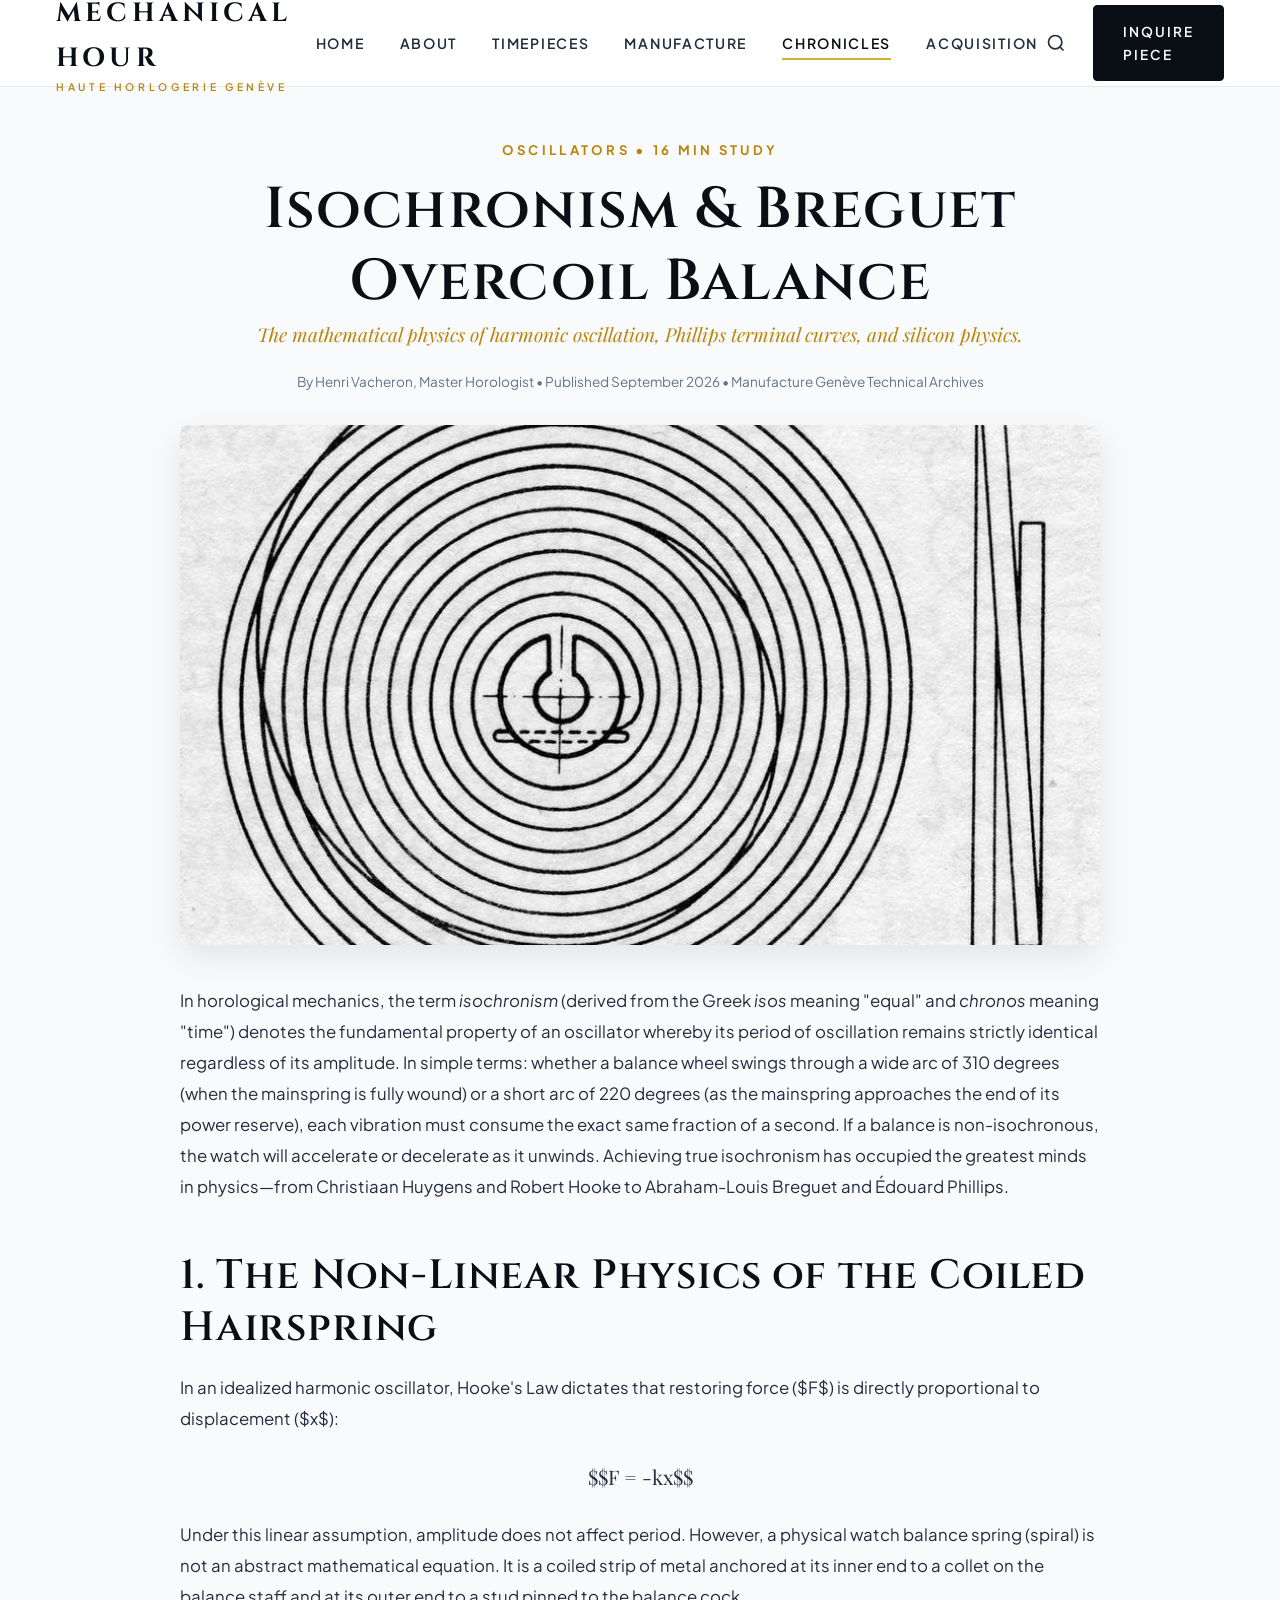
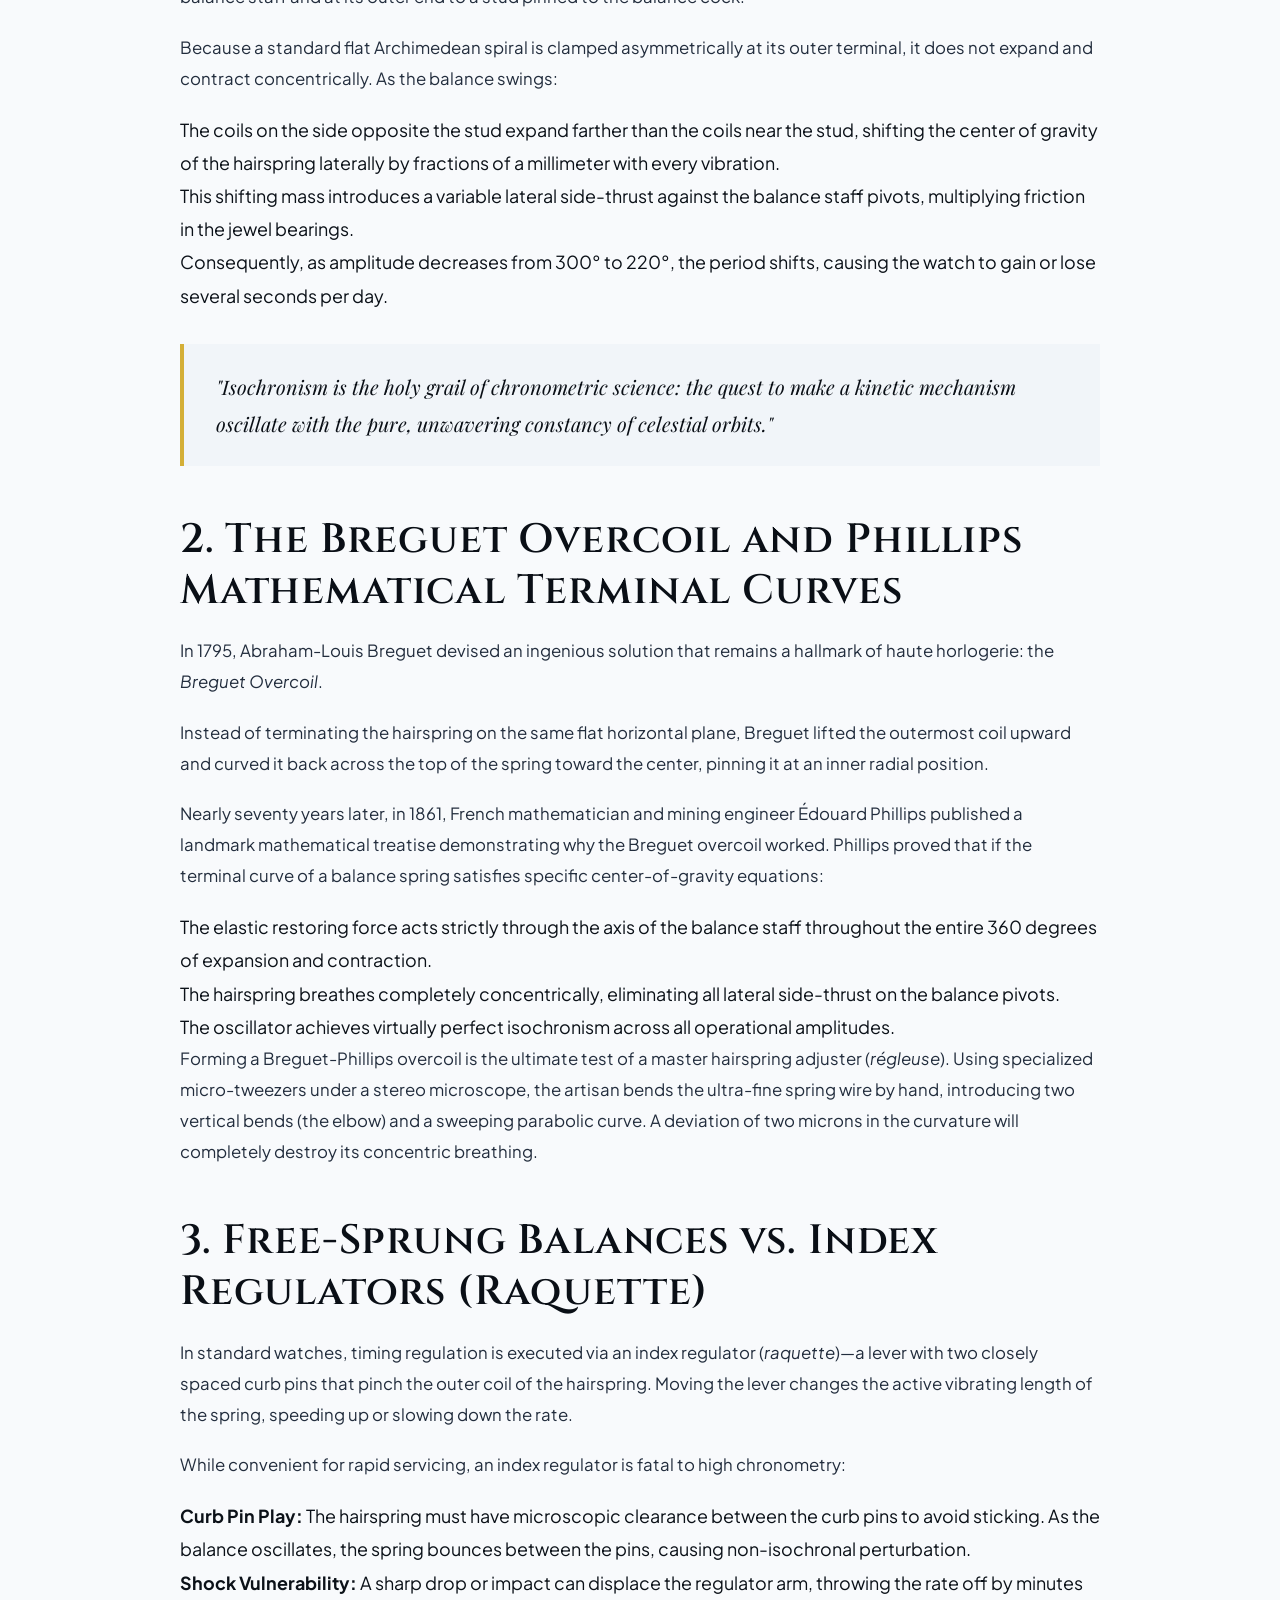
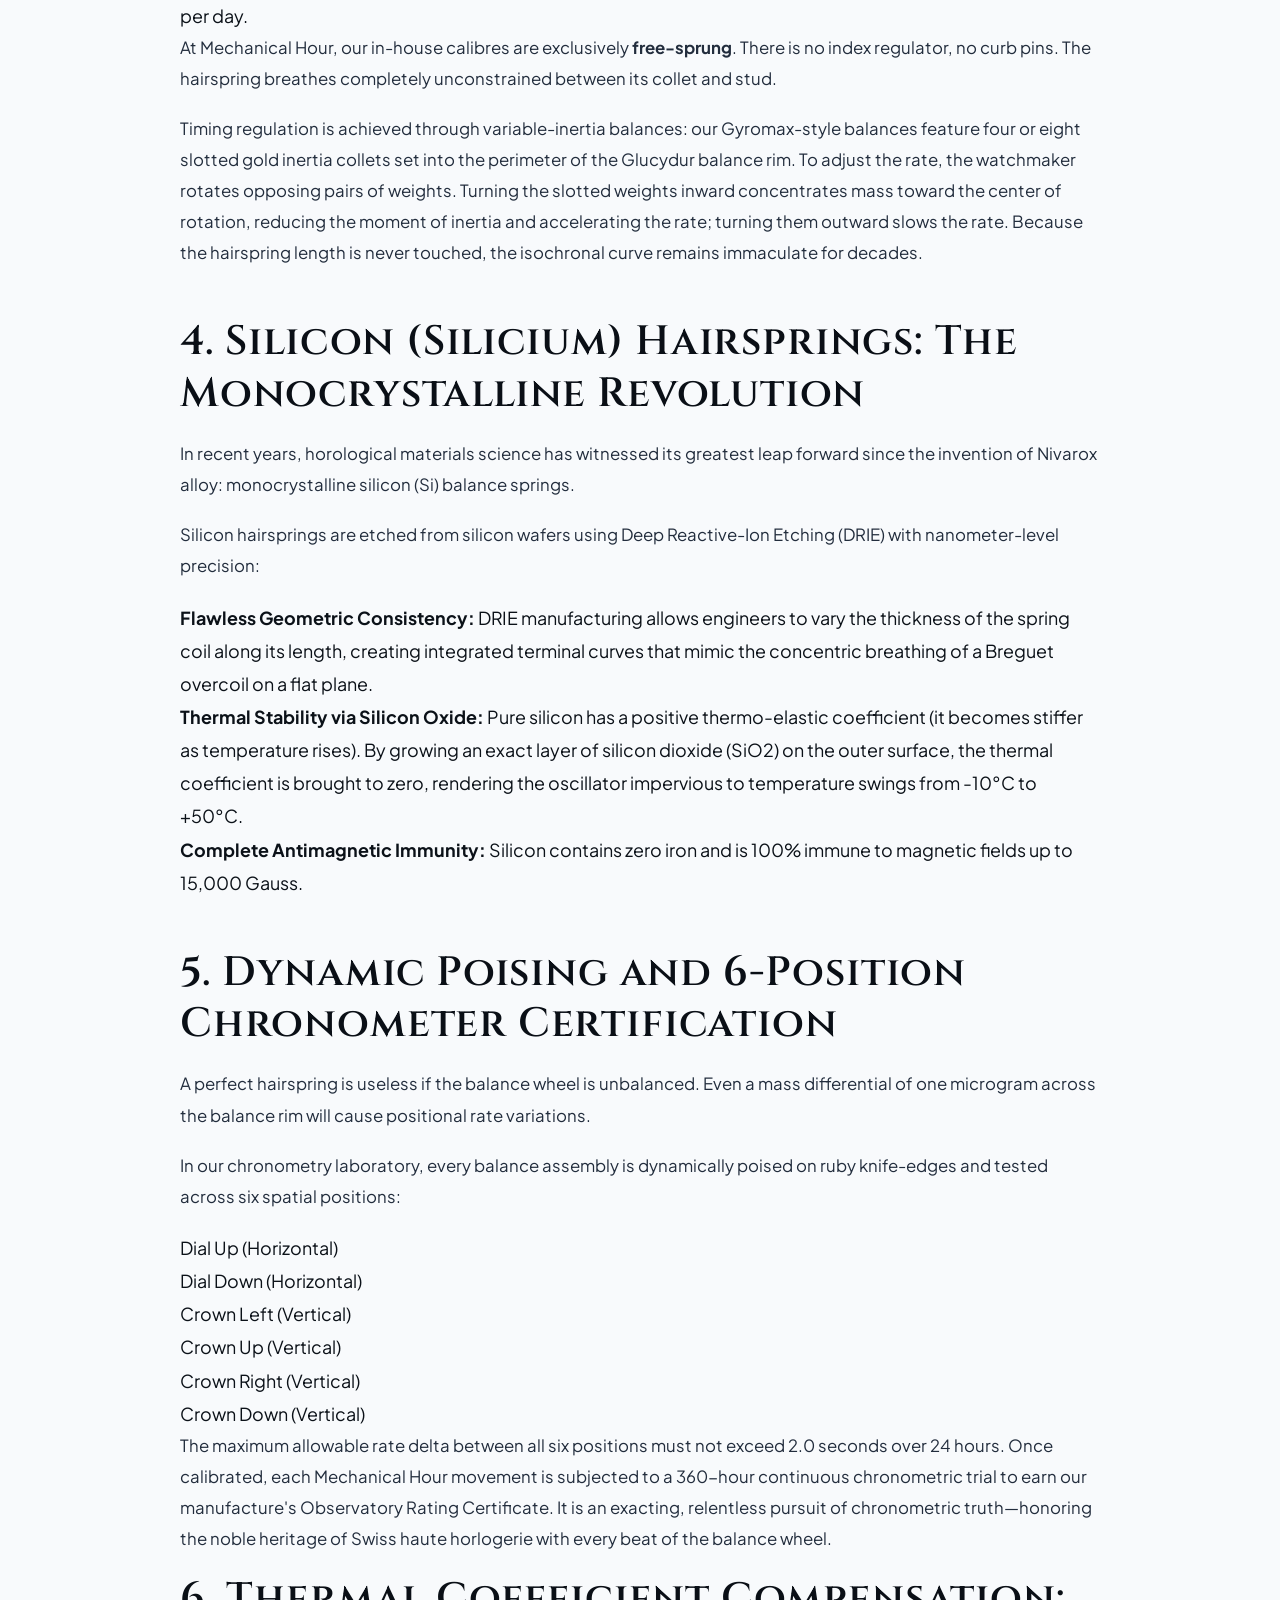
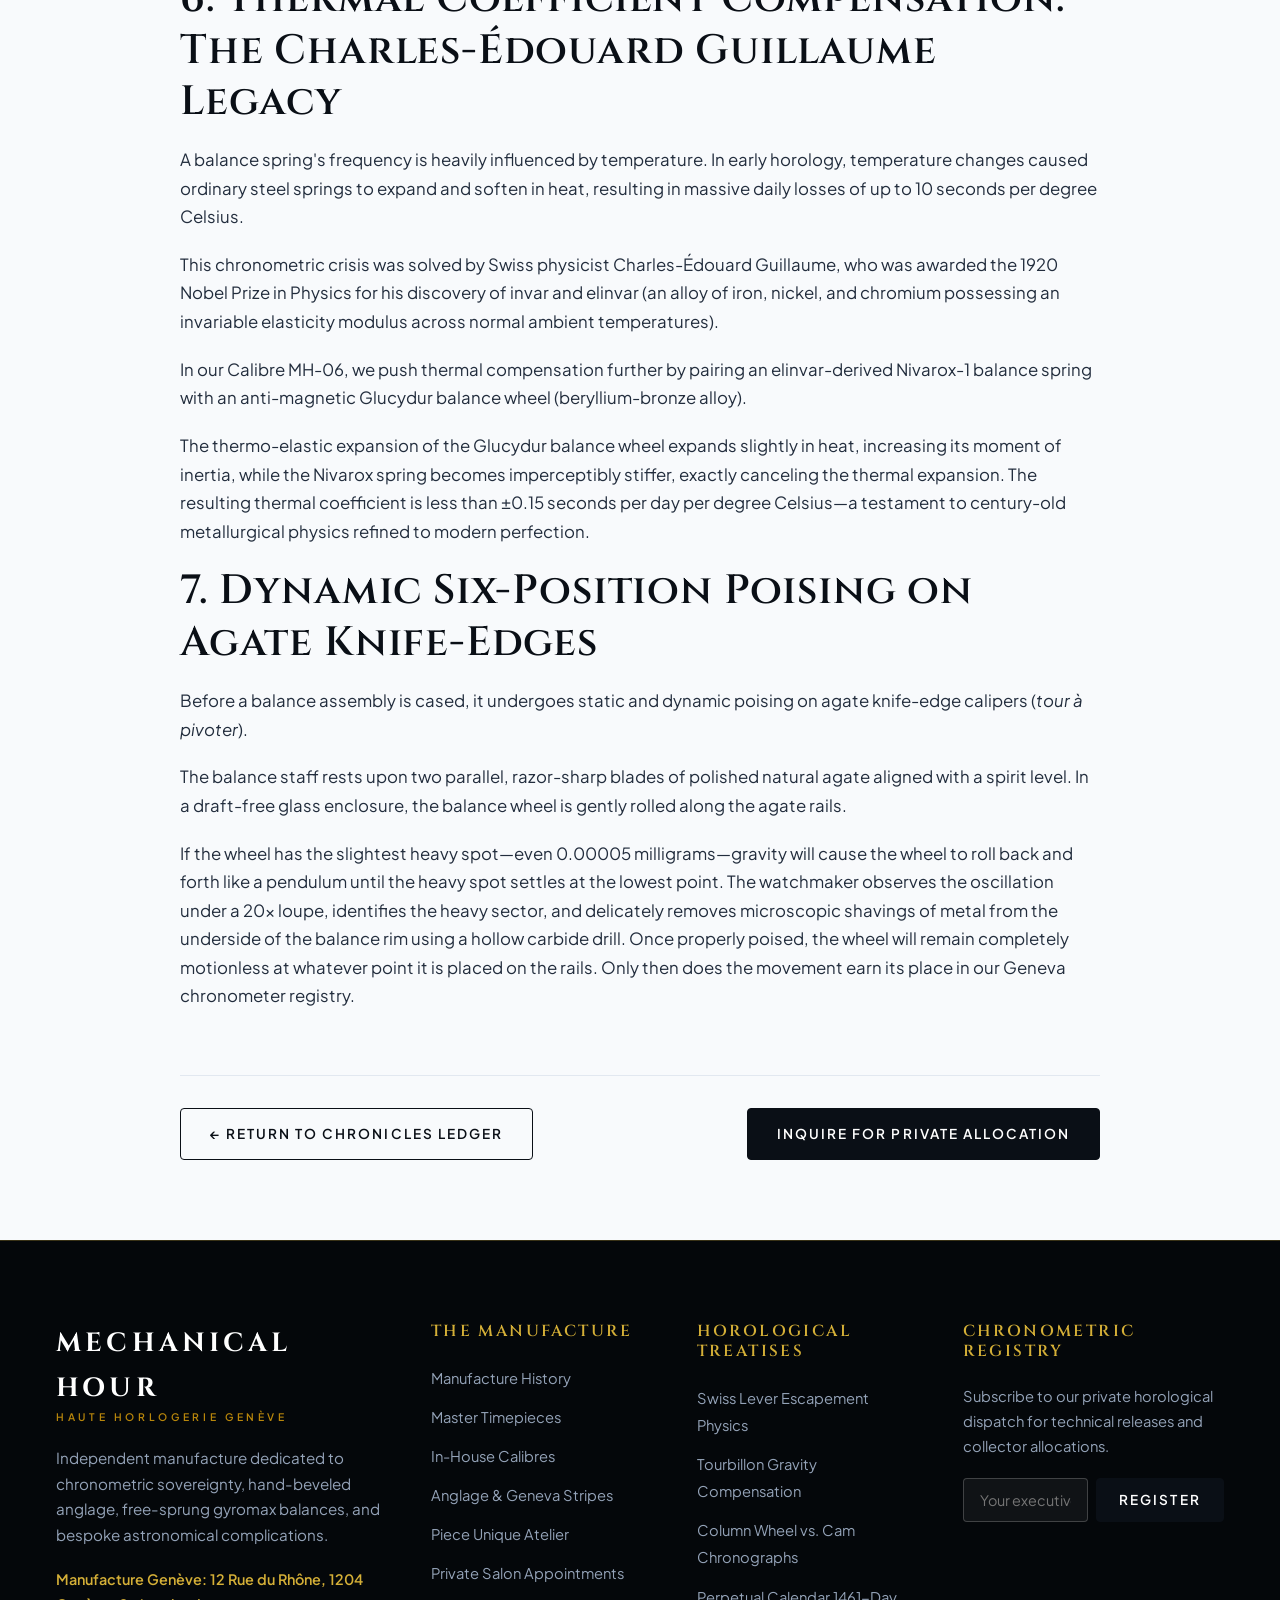
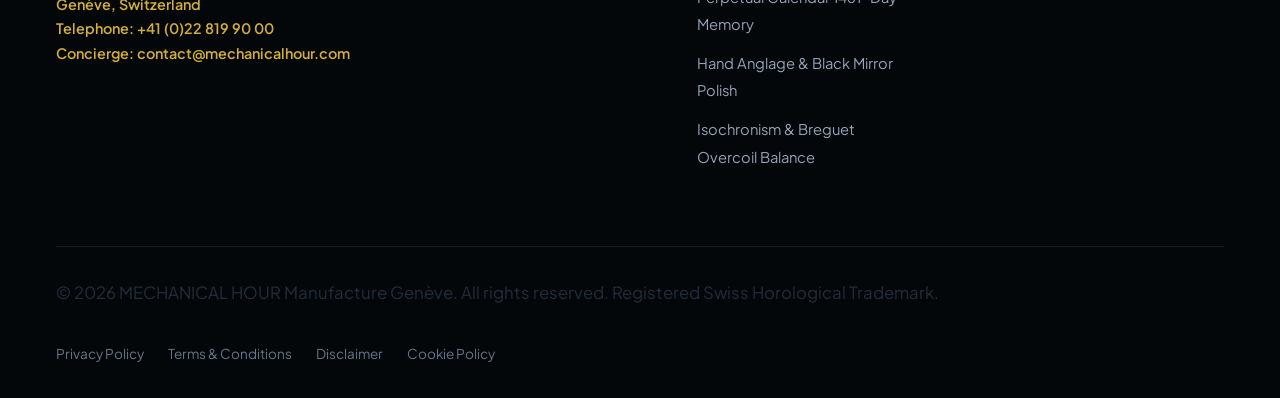
<file: blog/isochronism-breguet-overcoil-silicon.html>
<!DOCTYPE html>
<html lang="en">
<head>
  <meta charset="UTF-8">
  <meta name="viewport" content="width=device-width, initial-scale=1.0">
  <title>Isochronism & Breguet Overcoil Balance | MECHANICAL HOUR Treatise</title>
  <meta name="description" content="The mathematical physics of harmonic oscillation, Phillips terminal curves, and silicon physics.">
  <link rel="canonical" href="https://mechanicalhour.com/blog/isochronism-breguet-overcoil-silicon.html">
  <link rel="stylesheet" href="../assets/css/style.css?v=1.0">
  <link rel="preconnect" href="https://fonts.googleapis.com">
  <link rel="preconnect" href="https://fonts.gstatic.com" crossorigin>
  <link href="https://fonts.googleapis.com/css2?family=Cinzel:wght@500;600;700;800&family=Playfair+Display:ital,wght@0,500;0,600;0,700;1,400&family=Plus+Jakarta+Sans:wght@300;400;500;600;700&display=swap" rel="stylesheet">
  <!-- Google Analytics (GA4) -->
<script async src="https://www.googletagmanager.com/gtag/js?id=G-0LY0HY7L01"></script>
<script>
  window.dataLayer = window.dataLayer || [];
  function gtag(){dataLayer.push(arguments);}
  gtag('js', new Date());
  gtag('config', 'G-0LY0HY7L01');
</script>
</head>
<body>

<div class="reading-progress-bar"></div>

<header class="site-header">
  <div class="container header-inner">
    <a href="../index.html" class="brand-logo" aria-label="Mechanical Hour Homepage">
      <span class="brand-title">MECHANICAL HOUR</span>
      <span class="brand-tagline">HAUTE HORLOGERIE GENÈVE</span>
    </a>

    <nav class="main-navigation" aria-label="Primary Navigation">
      <ul class="nav-links">
        <li><a href="../index.html" class="nav-link">Home</a></li>
        <li><a href="../about.html" class="nav-link">About</a></li>
        <li><a href="../index.html#signature-timepieces" class="nav-link">Timepieces</a></li>
        <li><a href="../index.html#in-house-calibre" class="nav-link">Manufacture</a></li>
        <li><a href="index.html" class="nav-link active">Chronicles</a></li>
        <li><a href="../contact.html" class="nav-link">Acquisition</a></li>
        <li class="nav-item-policy"><a href="../privacy-policy.html" class="nav-link">Privacy Policy</a></li>
        <li class="nav-item-policy"><a href="../terms-and-conditions.html" class="nav-link">Terms</a></li>
        <li class="nav-item-policy"><a href="../disclaimer.html" class="nav-link">Disclaimer</a></li>
        <li class="nav-item-policy"><a href="../cookie-policy.html" class="nav-link">Cookie Policy</a></li>
      </ul>
    </nav>

    <div class="header-actions">
      <button class="btn-search" aria-label="Open Search Modal">
        <svg width="20" height="20" viewBox="0 0 24 24" fill="none" stroke="currentColor" stroke-width="2"><circle cx="11" cy="11" r="8"></circle><line x1="21" y1="21" x2="16.65" y2="16.65"></line></svg>
      </button>
      <a href="../contact.html" class="btn-primary">Inquire Piece</a>
      <button class="mobile-toggle" aria-label="Toggle Mobile Navigation">
        <span></span>
        <span></span>
        <span></span>
      </button>
    </div>
  </div>
</header>

<main>
  <article class="blog-article">
    <header class="blog-meta-header">
      <span class="subheading">Oscillators &bull; 16 Min Study</span>
      <h1>Isochronism & Breguet Overcoil Balance</h1>
      <p style="font-size: 1.2rem; color: var(--secondary); font-family: var(--font-serif); font-style: italic;">The mathematical physics of harmonic oscillation, Phillips terminal curves, and silicon physics.</p>
      <div style="font-size: 0.85rem; color: var(--neutral-muted); margin-top: 1rem;">
        <span>By Henri Vacheron, Master Horologist</span> &bull; 
        <span>Published September 2026</span> &bull; 
        <span>Manufacture Genève Technical Archives</span>
      </div>
    </header>

    <img src="../assets/images/blog-isochronism-balance.jpg" alt="Isochronism & Breguet Overcoil Balance" class="blog-lead-img" width="1200" height="800">

    <div class="blog-content">
      
<p>
In horological mechanics, the term <em>isochronism</em> (derived from the Greek <em>isos</em> meaning "equal" and <em>chronos</em> meaning "time") denotes the fundamental property of an oscillator whereby its period of oscillation remains strictly identical regardless of its amplitude. In simple terms: whether a balance wheel swings through a wide arc of 310 degrees (when the mainspring is fully wound) or a short arc of 220 degrees (as the mainspring approaches the end of its power reserve), each vibration must consume the exact same fraction of a second. If a balance is non-isochronous, the watch will accelerate or decelerate as it unwinds. Achieving true isochronism has occupied the greatest minds in physics—from Christiaan Huygens and Robert Hooke to Abraham-Louis Breguet and Édouard Phillips.
</p>

<h2>1. The Non-Linear Physics of the Coiled Hairspring</h2>
<p>
In an idealized harmonic oscillator, Hooke's Law dictates that restoring force ($F$) is directly proportional to displacement ($x$):
</p>
<p style="text-align: center; font-family: var(--font-serif); font-size: 1.25rem; margin: 1.5rem 0;">
  $$F = -kx$$
</p>
<p>
Under this linear assumption, amplitude does not affect period. However, a physical watch balance spring (spiral) is not an abstract mathematical equation. It is a coiled strip of metal anchored at its inner end to a collet on the balance staff and at its outer end to a stud pinned to the balance cock.
</p>
<p>
Because a standard flat Archimedean spiral is clamped asymmetrically at its outer terminal, it does not expand and contract concentrically. As the balance swings:
</p>
<ul>
  <li>The coils on the side opposite the stud expand farther than the coils near the stud, shifting the center of gravity of the hairspring laterally by fractions of a millimeter with every vibration.</li>
  <li>This shifting mass introduces a variable lateral side-thrust against the balance staff pivots, multiplying friction in the jewel bearings.</li>
  <li>Consequently, as amplitude decreases from 300&deg; to 220&deg;, the period shifts, causing the watch to gain or lose several seconds per day.</li>
</ul>

<blockquote>
"Isochronism is the holy grail of chronometric science: the quest to make a kinetic mechanism oscillate with the pure, unwavering constancy of celestial orbits."
</blockquote>

<h2>2. The Breguet Overcoil and Phillips Mathematical Terminal Curves</h2>
<p>
In 1795, Abraham-Louis Breguet devised an ingenious solution that remains a hallmark of haute horlogerie: the <em>Breguet Overcoil</em>.
</p>
<p>
Instead of terminating the hairspring on the same flat horizontal plane, Breguet lifted the outermost coil upward and curved it back across the top of the spring toward the center, pinning it at an inner radial position.
</p>
<p>
Nearly seventy years later, in 1861, French mathematician and mining engineer Édouard Phillips published a landmark mathematical treatise demonstrating why the Breguet overcoil worked. Phillips proved that if the terminal curve of a balance spring satisfies specific center-of-gravity equations:
</p>
<ol>
  <li>The elastic restoring force acts strictly through the axis of the balance staff throughout the entire 360 degrees of expansion and contraction.</li>
  <li>The hairspring breathes completely concentrically, eliminating all lateral side-thrust on the balance pivots.</li>
  <li>The oscillator achieves virtually perfect isochronism across all operational amplitudes.</li>
</ol>
<p>
Forming a Breguet-Phillips overcoil is the ultimate test of a master hairspring adjuster (<em>régleuse</em>). Using specialized micro-tweezers under a stereo microscope, the artisan bends the ultra-fine spring wire by hand, introducing two vertical bends (the elbow) and a sweeping parabolic curve. A deviation of two microns in the curvature will completely destroy its concentric breathing.
</p>

<h2>3. Free-Sprung Balances vs. Index Regulators (Raquette)</h2>
<p>
In standard watches, timing regulation is executed via an index regulator (<em>raquette</em>)—a lever with two closely spaced curb pins that pinch the outer coil of the hairspring. Moving the lever changes the active vibrating length of the spring, speeding up or slowing down the rate.
</p>
<p>
While convenient for rapid servicing, an index regulator is fatal to high chronometry:
</p>
<ul>
  <li><strong>Curb Pin Play:</strong> The hairspring must have microscopic clearance between the curb pins to avoid sticking. As the balance oscillates, the spring bounces between the pins, causing non-isochronal perturbation.</li>
  <li><strong>Shock Vulnerability:</strong> A sharp drop or impact can displace the regulator arm, throwing the rate off by minutes per day.</li>
</ul>
<p>
At Mechanical Hour, our in-house calibres are exclusively <strong>free-sprung</strong>. There is no index regulator, no curb pins. The hairspring breathes completely unconstrained between its collet and stud.
</p>
<p>
Timing regulation is achieved through variable-inertia balances: our Gyromax-style balances feature four or eight slotted gold inertia collets set into the perimeter of the Glucydur balance rim. To adjust the rate, the watchmaker rotates opposing pairs of weights. Turning the slotted weights inward concentrates mass toward the center of rotation, reducing the moment of inertia and accelerating the rate; turning them outward slows the rate. Because the hairspring length is never touched, the isochronal curve remains immaculate for decades.
</p>

<h2>4. Silicon (Silicium) Hairsprings: The Monocrystalline Revolution</h2>
<p>
In recent years, horological materials science has witnessed its greatest leap forward since the invention of Nivarox alloy: monocrystalline silicon (Si) balance springs.
</p>
<p>
Silicon hairsprings are etched from silicon wafers using Deep Reactive-Ion Etching (DRIE) with nanometer-level precision:
</p>
<ul>
  <li><strong>Flawless Geometric Consistency:</strong> DRIE manufacturing allows engineers to vary the thickness of the spring coil along its length, creating integrated terminal curves that mimic the concentric breathing of a Breguet overcoil on a flat plane.</li>
  <li><strong>Thermal Stability via Silicon Oxide:</strong> Pure silicon has a positive thermo-elastic coefficient (it becomes stiffer as temperature rises). By growing an exact layer of silicon dioxide (SiO2) on the outer surface, the thermal coefficient is brought to zero, rendering the oscillator impervious to temperature swings from -10&deg;C to +50&deg;C.</li>
  <li><strong>Complete Antimagnetic Immunity:</strong> Silicon contains zero iron and is 100% immune to magnetic fields up to 15,000 Gauss.</li>
</ul>

<h2>5. Dynamic Poising and 6-Position Chronometer Certification</h2>
<p>
A perfect hairspring is useless if the balance wheel is unbalanced. Even a mass differential of one microgram across the balance rim will cause positional rate variations.
</p>
<p>
In our chronometry laboratory, every balance assembly is dynamically poised on ruby knife-edges and tested across six spatial positions:
</p>
<ol>
  <li>Dial Up (Horizontal)</li>
  <li>Dial Down (Horizontal)</li>
  <li>Crown Left (Vertical)</li>
  <li>Crown Up (Vertical)</li>
  <li>Crown Right (Vertical)</li>
  <li>Crown Down (Vertical)</li>
</ol>
<p>
The maximum allowable rate delta between all six positions must not exceed 2.0 seconds over 24 hours. Once calibrated, each Mechanical Hour movement is subjected to a 360-hour continuous chronometric trial to earn our manufacture's Observatory Rating Certificate. It is an exacting, relentless pursuit of chronometric truth—honoring the noble heritage of Swiss haute horlogerie with every beat of the balance wheel.
</p>

    </div>


<h2>6. Thermal Coefficient Compensation: The Charles-Édouard Guillaume Legacy</h2>
<p>
A balance spring's frequency is heavily influenced by temperature. In early horology, temperature changes caused ordinary steel springs to expand and soften in heat, resulting in massive daily losses of up to 10 seconds per degree Celsius.
</p>
<p>
This chronometric crisis was solved by Swiss physicist Charles-Édouard Guillaume, who was awarded the 1920 Nobel Prize in Physics for his discovery of invar and elinvar (an alloy of iron, nickel, and chromium possessing an invariable elasticity modulus across normal ambient temperatures).
</p>
<p>
In our Calibre MH-06, we push thermal compensation further by pairing an elinvar-derived Nivarox-1 balance spring with an anti-magnetic Glucydur balance wheel (beryllium-bronze alloy).
</p>
<p>
The thermo-elastic expansion of the Glucydur balance wheel expands slightly in heat, increasing its moment of inertia, while the Nivarox spring becomes imperceptibly stiffer, exactly canceling the thermal expansion. The resulting thermal coefficient is less than &plusmn;0.15 seconds per day per degree Celsius—a testament to century-old metallurgical physics refined to modern perfection.
</p>

<h2>7. Dynamic Six-Position Poising on Agate Knife-Edges</h2>
<p>
Before a balance assembly is cased, it undergoes static and dynamic poising on agate knife-edge calipers (<em>tour à pivoter</em>).
</p>
<p>
The balance staff rests upon two parallel, razor-sharp blades of polished natural agate aligned with a spirit level. In a draft-free glass enclosure, the balance wheel is gently rolled along the agate rails.
</p>
<p>
If the wheel has the slightest heavy spot—even 0.00005 milligrams—gravity will cause the wheel to roll back and forth like a pendulum until the heavy spot settles at the lowest point. The watchmaker observes the oscillation under a 20x loupe, identifies the heavy sector, and delicately removes microscopic shavings of metal from the underside of the balance rim using a hollow carbide drill. Once properly poised, the wheel will remain completely motionless at whatever point it is placed on the rails. Only then does the movement earn its place in our Geneva chronometer registry.
</p>


    <div style="margin-top: 4rem; padding-top: 2rem; border-top: 1px solid var(--neutral-border); display: flex; justify-content: space-between; align-items: center; flex-wrap: wrap; gap: 1rem;">
      <a href="index.html" class="btn-outline" style="font-size: 0.85rem;">&larr; Return to Chronicles Ledger</a>
      <a href="../contact.html" class="btn-primary" style="font-size: 0.85rem;">Inquire for Private Allocation</a>
    </div>
  </article>
</main>

<footer class="site-footer">
  <div class="container">
    <div class="footer-grid">
      <div class="footer-col">
        <div class="brand-logo" style="margin-bottom: 1.2rem;">
          <span class="brand-title" style="color: #ffffff;">MECHANICAL HOUR</span>
          <span class="brand-tagline">HAUTE HORLOGERIE GENÈVE</span>
        </div>
        <p style="color: #94a3b8; font-size: 0.95rem; max-width: 340px;">
          Independent manufacture dedicated to chronometric sovereignty, hand-beveled anglage, free-sprung gyromax balances, and bespoke astronomical complications.
        </p>
        <p style="color: var(--accent); font-size: 0.9rem; font-weight: 600;">
          Manufacture Genève: 12 Rue du Rhône, 1204 Genève, Switzerland<br>
          Telephone: +41 (0)22 819 90 00<br>
          Concierge: contact@mechanicalhour.com
        </p>
      </div>

      <div class="footer-col">
        <h4>The Manufacture</h4>
        <ul class="footer-links">
          <li><a href="../about.html">Manufacture History</a></li>
          <li><a href="../index.html#signature-timepieces">Master Timepieces</a></li>
          <li><a href="../index.html#in-house-calibre">In-House Calibres</a></li>
          <li><a href="../index.html#finishing-anglage">Anglage &amp; Geneva Stripes</a></li>
          <li><a href="../index.html#bespoke-commission">Piece Unique Atelier</a></li>
          <li><a href="../contact.html">Private Salon Appointments</a></li>
        </ul>
      </div>

      <div class="footer-col">
        <h4>Horological Treatises</h4>
        <ul class="footer-links">
          <li><a href="escapement-mechanics-impulse-efficiency.html">Swiss Lever Escapement Physics</a></li>
          <li><a href="tourbillon-gravity-compensation-kinetics.html">Tourbillon Gravity Compensation</a></li>
          <li><a href="chronograph-column-wheel-vertical-clutch.html">Column Wheel vs. Cam Chronographs</a></li>
          <li><a href="perpetual-calendar-mechanical-memory.html">Perpetual Calendar 1461-Day Memory</a></li>
          <li><a href="hand-anglage-black-polish-finishing.html">Hand Anglage &amp; Black Mirror Polish</a></li>
          <li><a href="isochronism-breguet-overcoil-silicon.html">Isochronism &amp; Breguet Overcoil Balance</a></li>
        </ul>
      </div>

      <div class="footer-col">
        <h4>Chronometric Registry</h4>
        <p style="color: #94a3b8; font-size: 0.92rem;">Subscribe to our private horological dispatch for technical releases and collector allocations.</p>
        <form style="display: flex; gap: 0.5rem; margin-top: 1rem;" onsubmit="event.preventDefault(); alert('Merci. You have been registered in our Geneva chronometer registry.'); this.reset();">
          <input type="email" placeholder="Your executive email" required style="padding: 0.75rem 1rem; border-radius: 4px; border: 1px solid rgba(255,255,255,0.2); background: rgba(255,255,255,0.05); color: #fff; width: 100%; outline: none; font-size: 0.9rem;">
          <button type="submit" class="btn-primary" style="padding: 0.75rem 1.4rem; white-space: nowrap;">Register</button>
        </form>
      </div>
    </div>

    <div class="footer-bottom">
      <p>&copy; 2026 MECHANICAL HOUR Manufacture Genève. All rights reserved. Registered Swiss Horological Trademark.</p>
      <nav class="footer-policy-nav" aria-label="Legal Navigation">
        <a href="../privacy-policy.html">Privacy Policy</a>
        <a href="../terms-and-conditions.html">Terms &amp; Conditions</a>
        <a href="../disclaimer.html">Disclaimer</a>
        <a href="../cookie-policy.html">Cookie Policy</a>
      </nav>
    </div>
  </div>
</footer>

<!-- Mobile Drawer Overlay & Sliding Navigation Menu -->
<div class="mobile-drawer-overlay"></div>
<aside class="mobile-drawer" aria-label="Mobile Menu">
  <div class="mobile-drawer-header">
    <div class="brand-logo">
      <span class="brand-title" style="font-size: 1.25rem;">MECHANICAL HOUR</span>
      <span class="brand-tagline">MANUFACTURE GENÈVE</span>
    </div>
    <button class="mobile-drawer-close" aria-label="Close menu">&times;</button>
  </div>
  <ul class="mobile-nav-list">
    <li><a href="../index.html" class="mobile-nav-link">Home</a></li>
    <li><a href="../about.html" class="mobile-nav-link">About Manufacture</a></li>
    <li><a href="../index.html#signature-timepieces" class="mobile-nav-link">Master Timepieces</a></li>
    <li><a href="../index.html#in-house-calibre" class="mobile-nav-link">In-House Calibres</a></li>
    <li><a href="index.html" class="mobile-nav-link">Horological Chronicles</a></li>
    <li><a href="../contact.html" class="mobile-nav-link">Private Acquisition</a></li>
    <li><a href="../privacy-policy.html" class="mobile-nav-link">Privacy Policy</a></li>
    <li><a href="../terms-and-conditions.html" class="mobile-nav-link">Terms &amp; Conditions</a></li>
    <li><a href="../disclaimer.html" class="mobile-nav-link">Disclaimer</a></li>
    <li><a href="../cookie-policy.html" class="mobile-nav-link">Cookie Policy</a></li>
  </ul>
  <div class="mobile-drawer-footer">
    <p>Geneva Concierge: <strong>contact@mechanicalhour.com</strong></p>
    <p>12 Rue du Rhône, 1204 Genève</p>
  </div>
</aside>

<!-- Search Modal -->
<div class="search-modal" role="dialog" aria-modal="true" aria-label="Site Search">
  <div class="search-dialog">
    <button class="search-dialog-close" aria-label="Close search">&times;</button>
    <h3 style="font-family: var(--font-display); color: var(--primary);">Search The Horological Archive</h3>
    <p style="color: var(--neutral-muted); font-size: 0.95rem;">Search calibre references, complications, escapement mechanics, or metallurgy.</p>
    <div class="search-input-group">
      <input type="text" class="search-input" placeholder="e.g., Tourbillon, Column wheel, Silicon hairspring, Platinum case...">
      <button class="btn-primary" onclick="alert('Searching horological archive for query...');">Search</button>
    </div>
  </div>
</div>

<button class="back-to-top" aria-label="Scroll back to top">&#8593;</button>


<script src="../assets/js/main.js?v=1.0"></script>
</body>
</html>
</file>
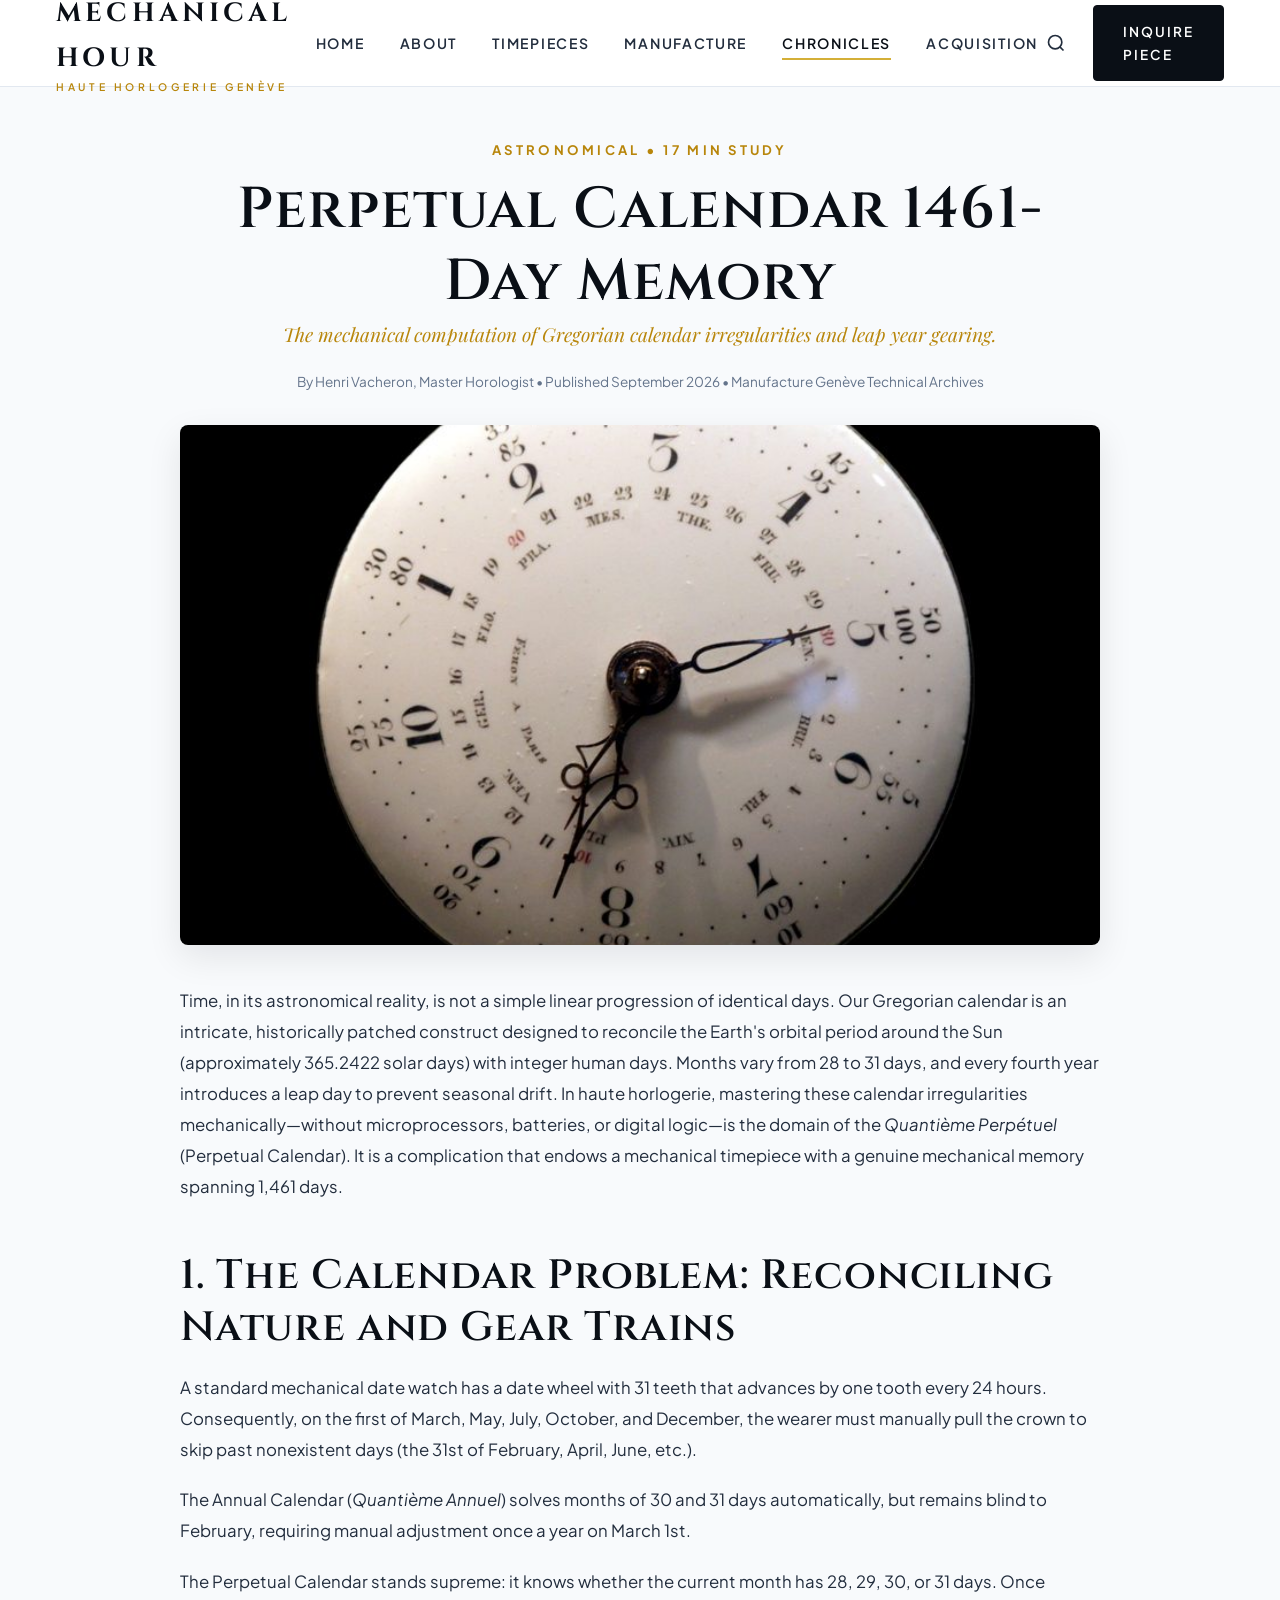
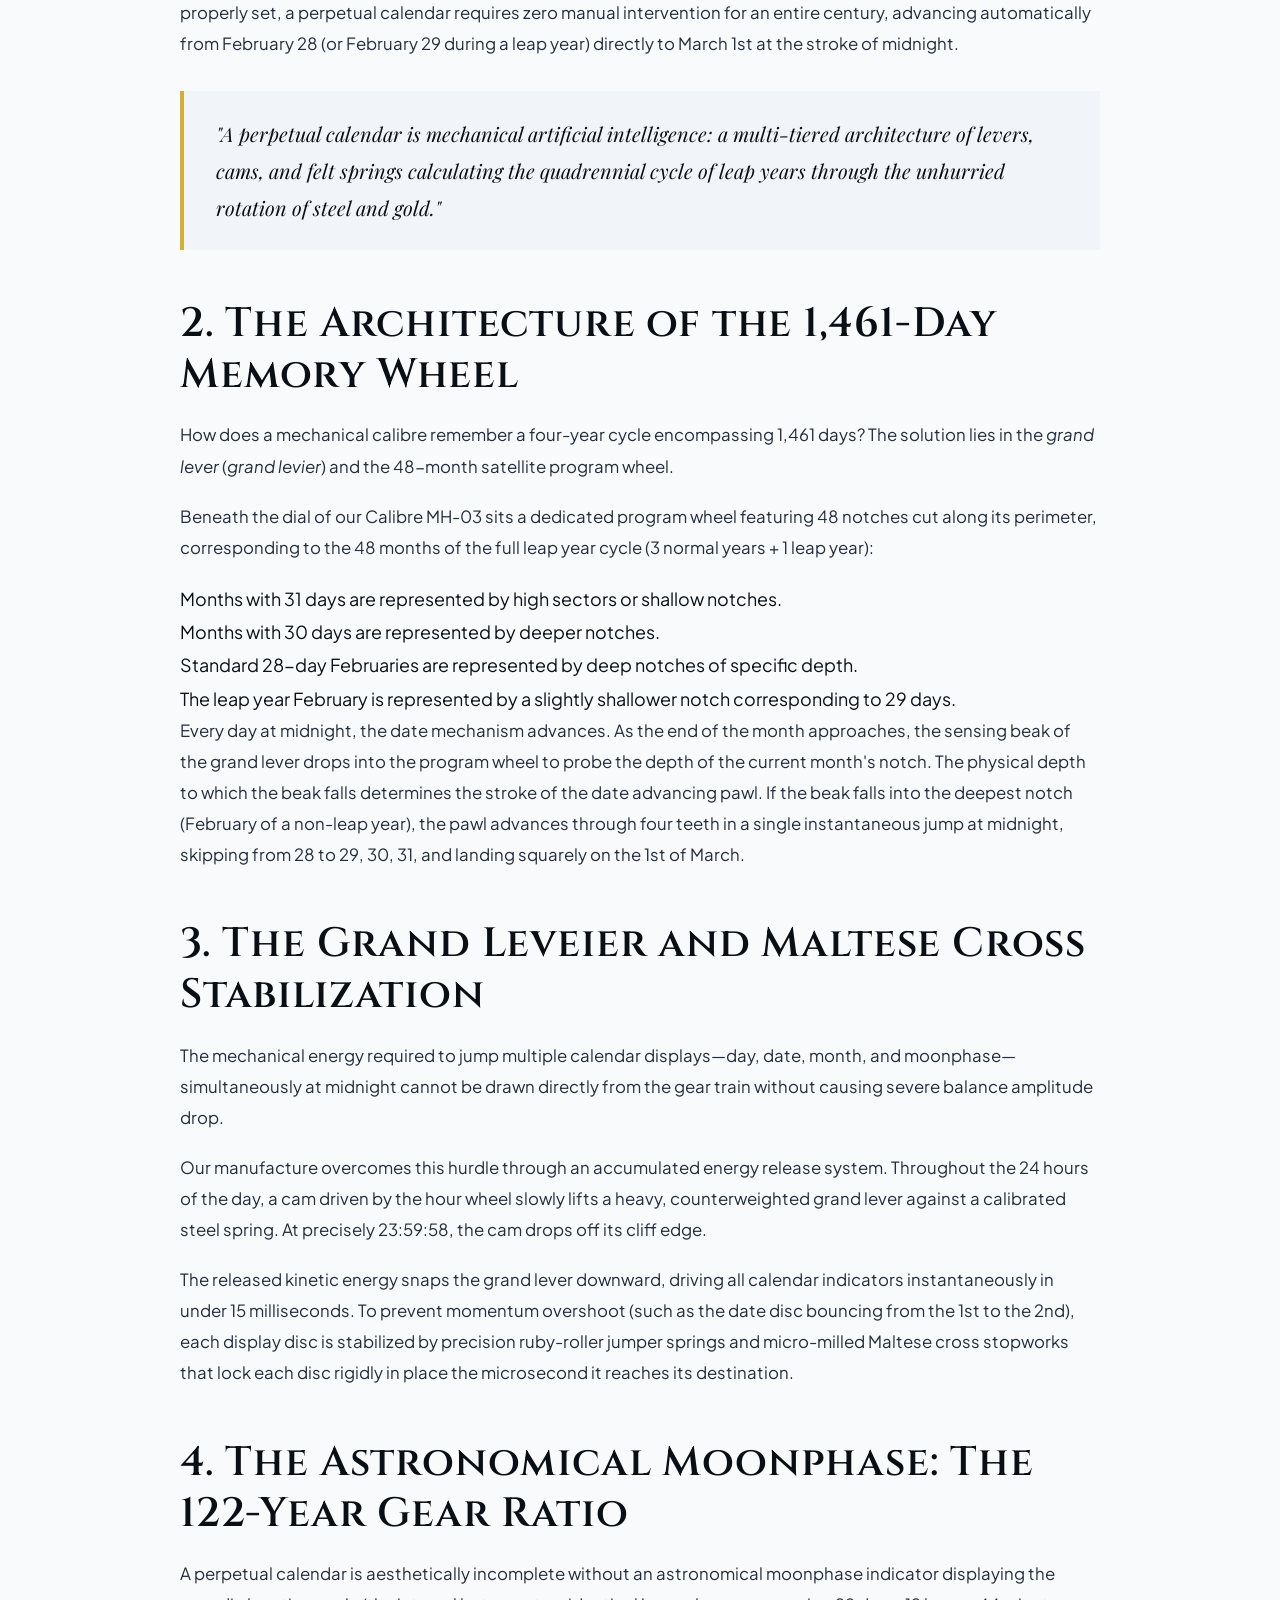
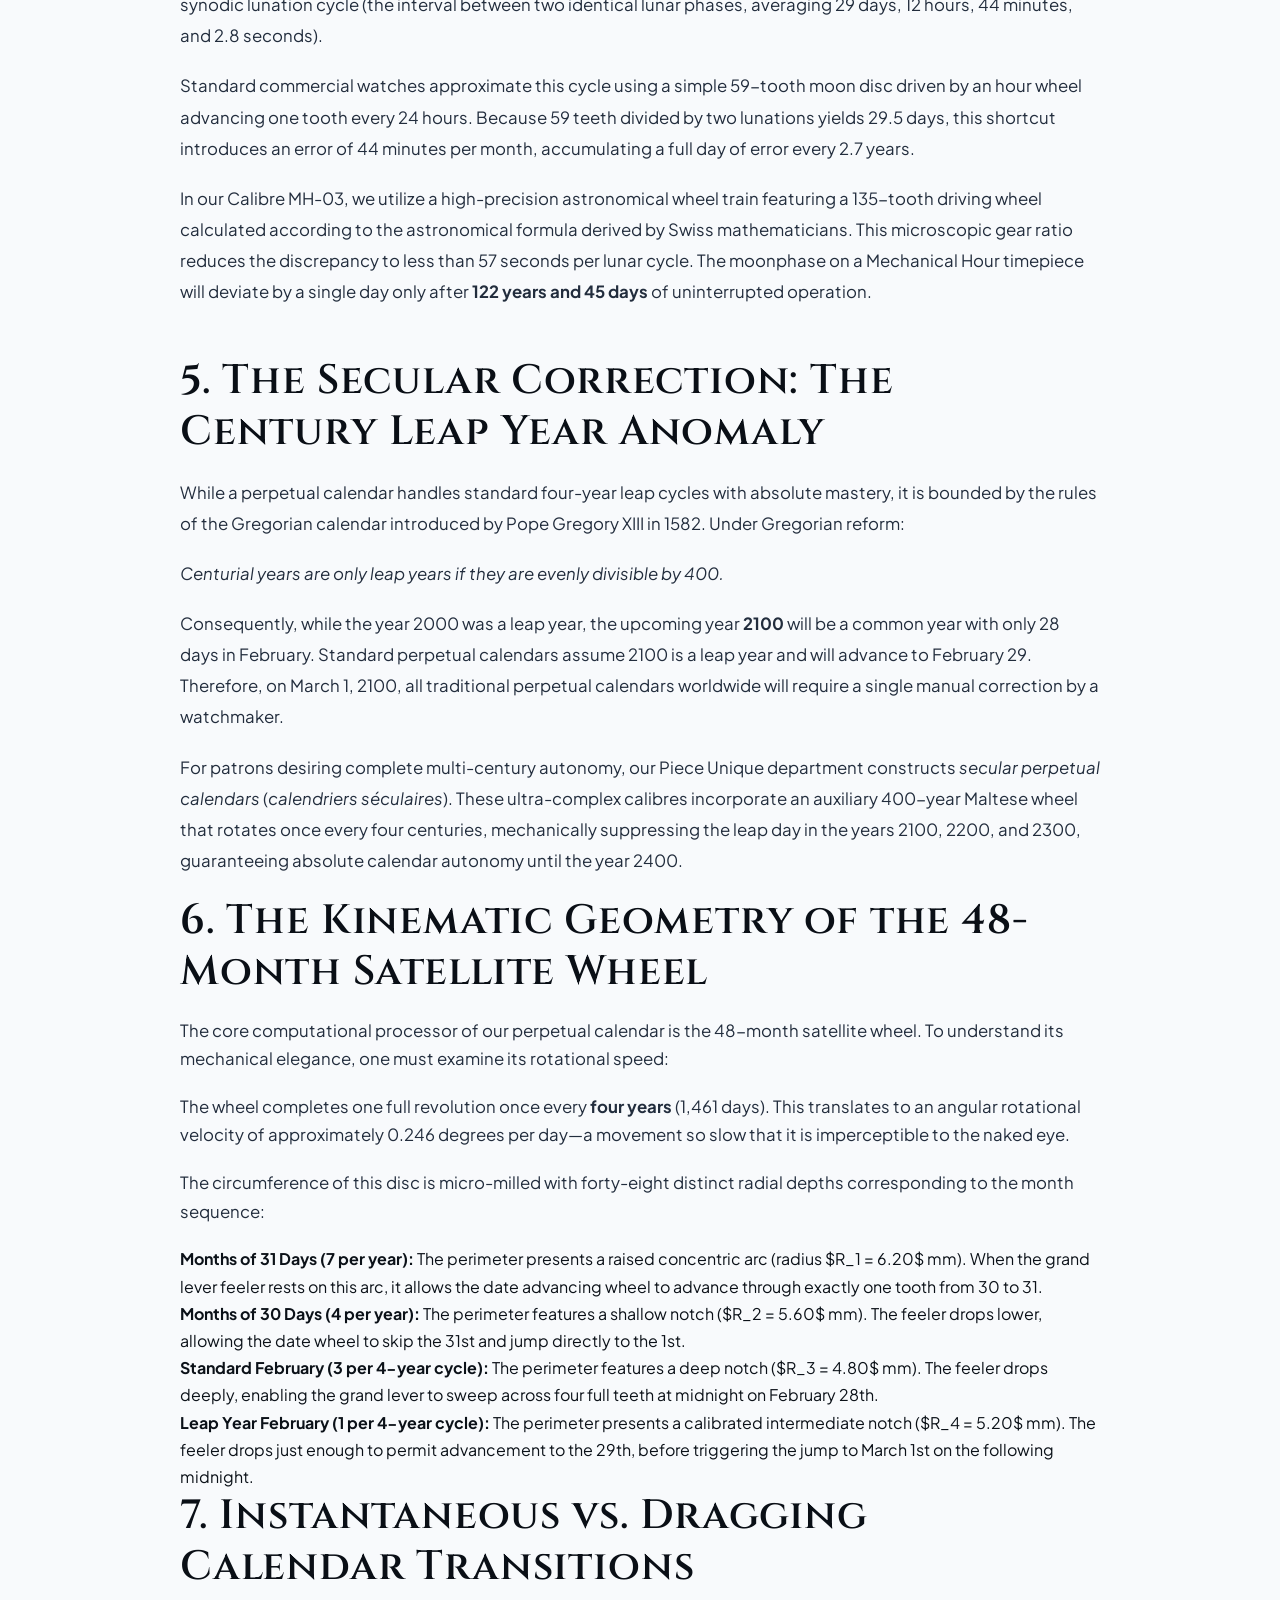
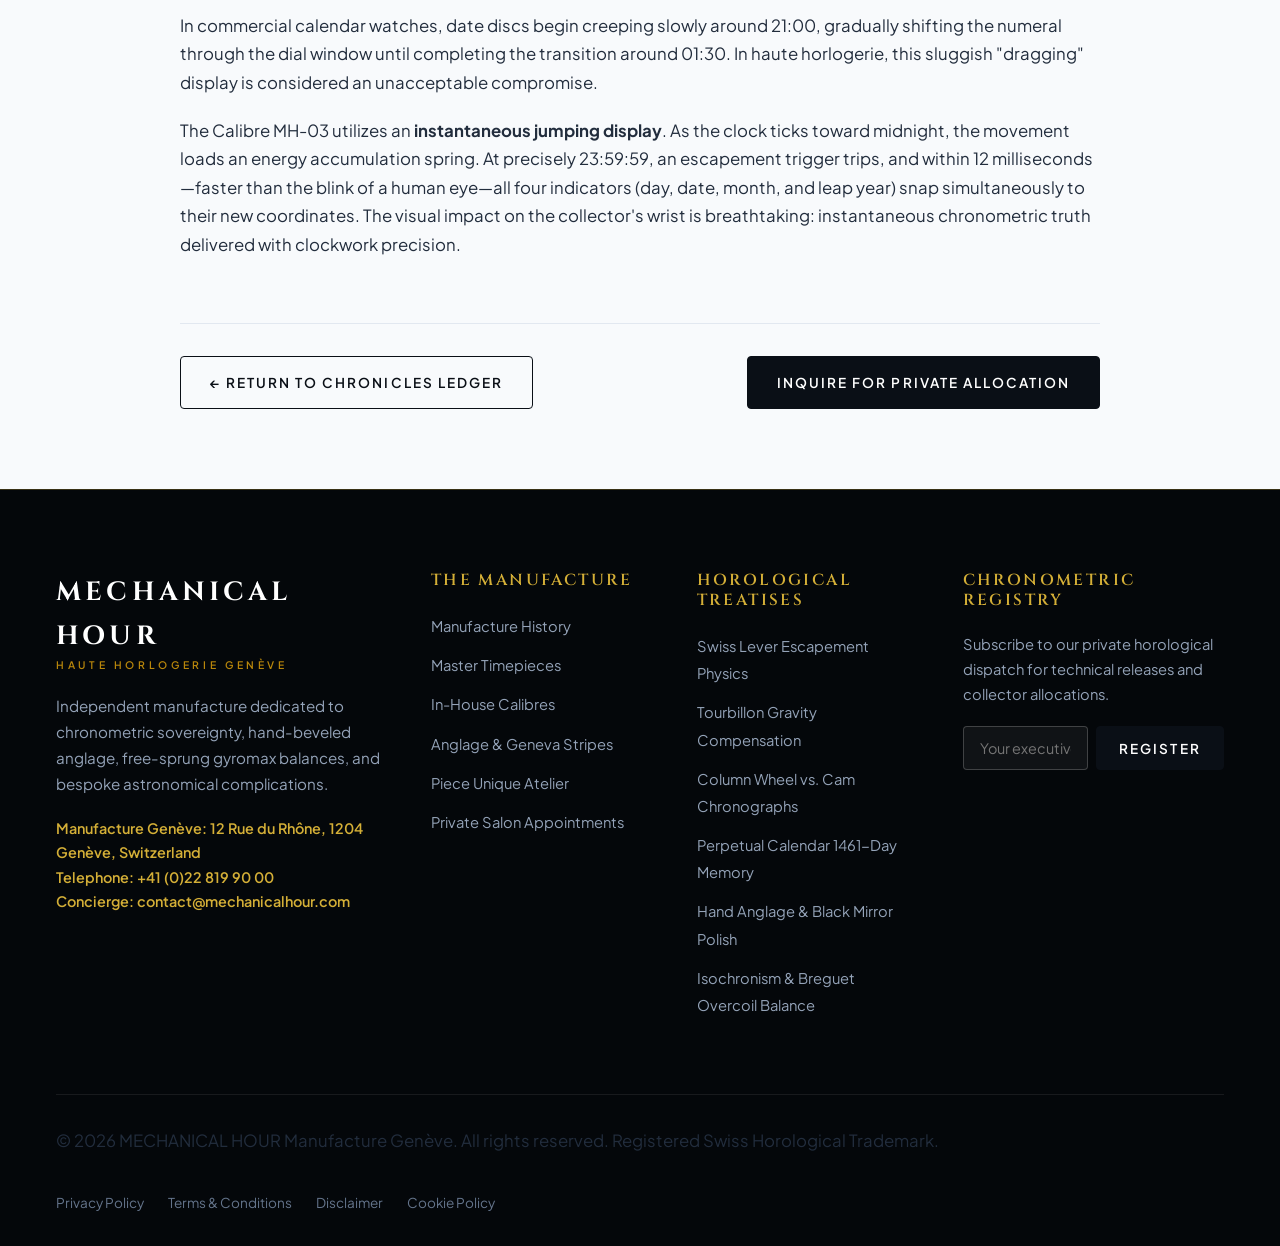
<file: blog/perpetual-calendar-mechanical-memory.html>
<!DOCTYPE html>
<html lang="en">
<head>
  <meta charset="UTF-8">
  <meta name="viewport" content="width=device-width, initial-scale=1.0">
  <title>Perpetual Calendar 1461-Day Memory | MECHANICAL HOUR Treatise</title>
  <meta name="description" content="The mechanical computation of Gregorian calendar irregularities and leap year gearing.">
  <link rel="canonical" href="https://mechanicalhour.com/blog/perpetual-calendar-mechanical-memory.html">
  <link rel="stylesheet" href="../assets/css/style.css?v=1.0">
  <link rel="preconnect" href="https://fonts.googleapis.com">
  <link rel="preconnect" href="https://fonts.gstatic.com" crossorigin>
  <link href="https://fonts.googleapis.com/css2?family=Cinzel:wght@500;600;700;800&family=Playfair+Display:ital,wght@0,500;0,600;0,700;1,400&family=Plus+Jakarta+Sans:wght@300;400;500;600;700&display=swap" rel="stylesheet">
  <!-- Google Analytics (GA4) -->
<script async src="https://www.googletagmanager.com/gtag/js?id=G-0LY0HY7L01"></script>
<script>
  window.dataLayer = window.dataLayer || [];
  function gtag(){dataLayer.push(arguments);}
  gtag('js', new Date());
  gtag('config', 'G-0LY0HY7L01');
</script>
</head>
<body>

<div class="reading-progress-bar"></div>

<header class="site-header">
  <div class="container header-inner">
    <a href="../index.html" class="brand-logo" aria-label="Mechanical Hour Homepage">
      <span class="brand-title">MECHANICAL HOUR</span>
      <span class="brand-tagline">HAUTE HORLOGERIE GENÈVE</span>
    </a>

    <nav class="main-navigation" aria-label="Primary Navigation">
      <ul class="nav-links">
        <li><a href="../index.html" class="nav-link">Home</a></li>
        <li><a href="../about.html" class="nav-link">About</a></li>
        <li><a href="../index.html#signature-timepieces" class="nav-link">Timepieces</a></li>
        <li><a href="../index.html#in-house-calibre" class="nav-link">Manufacture</a></li>
        <li><a href="index.html" class="nav-link active">Chronicles</a></li>
        <li><a href="../contact.html" class="nav-link">Acquisition</a></li>
        <li class="nav-item-policy"><a href="../privacy-policy.html" class="nav-link">Privacy Policy</a></li>
        <li class="nav-item-policy"><a href="../terms-and-conditions.html" class="nav-link">Terms</a></li>
        <li class="nav-item-policy"><a href="../disclaimer.html" class="nav-link">Disclaimer</a></li>
        <li class="nav-item-policy"><a href="../cookie-policy.html" class="nav-link">Cookie Policy</a></li>
      </ul>
    </nav>

    <div class="header-actions">
      <button class="btn-search" aria-label="Open Search Modal">
        <svg width="20" height="20" viewBox="0 0 24 24" fill="none" stroke="currentColor" stroke-width="2"><circle cx="11" cy="11" r="8"></circle><line x1="21" y1="21" x2="16.65" y2="16.65"></line></svg>
      </button>
      <a href="../contact.html" class="btn-primary">Inquire Piece</a>
      <button class="mobile-toggle" aria-label="Toggle Mobile Navigation">
        <span></span>
        <span></span>
        <span></span>
      </button>
    </div>
  </div>
</header>

<main>
  <article class="blog-article">
    <header class="blog-meta-header">
      <span class="subheading">Astronomical &bull; 17 Min Study</span>
      <h1>Perpetual Calendar 1461-Day Memory</h1>
      <p style="font-size: 1.2rem; color: var(--secondary); font-family: var(--font-serif); font-style: italic;">The mechanical computation of Gregorian calendar irregularities and leap year gearing.</p>
      <div style="font-size: 0.85rem; color: var(--neutral-muted); margin-top: 1rem;">
        <span>By Henri Vacheron, Master Horologist</span> &bull; 
        <span>Published September 2026</span> &bull; 
        <span>Manufacture Genève Technical Archives</span>
      </div>
    </header>

    <img src="../assets/images/blog-perpetual-calendar.jpg" alt="Perpetual Calendar 1461-Day Memory" class="blog-lead-img" width="1200" height="800">

    <div class="blog-content">
      
<p>
Time, in its astronomical reality, is not a simple linear progression of identical days. Our Gregorian calendar is an intricate, historically patched construct designed to reconcile the Earth's orbital period around the Sun (approximately 365.2422 solar days) with integer human days. Months vary from 28 to 31 days, and every fourth year introduces a leap day to prevent seasonal drift. In haute horlogerie, mastering these calendar irregularities mechanically—without microprocessors, batteries, or digital logic—is the domain of the <em>Quantième Perpétuel</em> (Perpetual Calendar). It is a complication that endows a mechanical timepiece with a genuine mechanical memory spanning 1,461 days.
</p>

<h2>1. The Calendar Problem: Reconciling Nature and Gear Trains</h2>
<p>
A standard mechanical date watch has a date wheel with 31 teeth that advances by one tooth every 24 hours. Consequently, on the first of March, May, July, October, and December, the wearer must manually pull the crown to skip past nonexistent days (the 31st of February, April, June, etc.).
</p>
<p>
The Annual Calendar (<em>Quantième Annuel</em>) solves months of 30 and 31 days automatically, but remains blind to February, requiring manual adjustment once a year on March 1st.
</p>
<p>
The Perpetual Calendar stands supreme: it knows whether the current month has 28, 29, 30, or 31 days. Once properly set, a perpetual calendar requires zero manual intervention for an entire century, advancing automatically from February 28 (or February 29 during a leap year) directly to March 1st at the stroke of midnight.
</p>

<blockquote>
"A perpetual calendar is mechanical artificial intelligence: a multi-tiered architecture of levers, cams, and felt springs calculating the quadrennial cycle of leap years through the unhurried rotation of steel and gold."
</blockquote>

<h2>2. The Architecture of the 1,461-Day Memory Wheel</h2>
<p>
How does a mechanical calibre remember a four-year cycle encompassing 1,461 days? The solution lies in the <em>grand lever</em> (<em>grand levier</em>) and the 48-month satellite program wheel.
</p>
<p>
Beneath the dial of our Calibre MH-03 sits a dedicated program wheel featuring 48 notches cut along its perimeter, corresponding to the 48 months of the full leap year cycle (3 normal years + 1 leap year):
</p>
<ul>
  <li>Months with 31 days are represented by high sectors or shallow notches.</li>
  <li>Months with 30 days are represented by deeper notches.</li>
  <li>Standard 28-day Februaries are represented by deep notches of specific depth.</li>
  <li>The leap year February is represented by a slightly shallower notch corresponding to 29 days.</li>
</ul>
<p>
Every day at midnight, the date mechanism advances. As the end of the month approaches, the sensing beak of the grand lever drops into the program wheel to probe the depth of the current month's notch. The physical depth to which the beak falls determines the stroke of the date advancing pawl. If the beak falls into the deepest notch (February of a non-leap year), the pawl advances through four teeth in a single instantaneous jump at midnight, skipping from 28 to 29, 30, 31, and landing squarely on the 1st of March.
</p>

<h2>3. The Grand Leveier and Maltese Cross Stabilization</h2>
<p>
The mechanical energy required to jump multiple calendar displays—day, date, month, and moonphase—simultaneously at midnight cannot be drawn directly from the gear train without causing severe balance amplitude drop.
</p>
<p>
Our manufacture overcomes this hurdle through an accumulated energy release system. Throughout the 24 hours of the day, a cam driven by the hour wheel slowly lifts a heavy, counterweighted grand lever against a calibrated steel spring. At precisely 23:59:58, the cam drops off its cliff edge.
</p>
<p>
The released kinetic energy snaps the grand lever downward, driving all calendar indicators instantaneously in under 15 milliseconds. To prevent momentum overshoot (such as the date disc bouncing from the 1st to the 2nd), each display disc is stabilized by precision ruby-roller jumper springs and micro-milled Maltese cross stopworks that lock each disc rigidly in place the microsecond it reaches its destination.
</p>

<h2>4. The Astronomical Moonphase: The 122-Year Gear Ratio</h2>
<p>
A perpetual calendar is aesthetically incomplete without an astronomical moonphase indicator displaying the synodic lunation cycle (the interval between two identical lunar phases, averaging 29 days, 12 hours, 44 minutes, and 2.8 seconds).
</p>
<p>
Standard commercial watches approximate this cycle using a simple 59-tooth moon disc driven by an hour wheel advancing one tooth every 24 hours. Because 59 teeth divided by two lunations yields 29.5 days, this shortcut introduces an error of 44 minutes per month, accumulating a full day of error every 2.7 years.
</p>
<p>
In our Calibre MH-03, we utilize a high-precision astronomical wheel train featuring a 135-tooth driving wheel calculated according to the astronomical formula derived by Swiss mathematicians. This microscopic gear ratio reduces the discrepancy to less than 57 seconds per lunar cycle. The moonphase on a Mechanical Hour timepiece will deviate by a single day only after <strong>122 years and 45 days</strong> of uninterrupted operation.
</p>

<h2>5. The Secular Correction: The Century Leap Year Anomaly</h2>
<p>
While a perpetual calendar handles standard four-year leap cycles with absolute mastery, it is bounded by the rules of the Gregorian calendar introduced by Pope Gregory XIII in 1582. Under Gregorian reform:
</p>
<p>
<em>Centurial years are only leap years if they are evenly divisible by 400.</em>
</p>
<p>
Consequently, while the year 2000 was a leap year, the upcoming year <strong>2100</strong> will be a common year with only 28 days in February. Standard perpetual calendars assume 2100 is a leap year and will advance to February 29. Therefore, on March 1, 2100, all traditional perpetual calendars worldwide will require a single manual correction by a watchmaker.
</p>
<p>
For patrons desiring complete multi-century autonomy, our Piece Unique department constructs <em>secular perpetual calendars</em> (<em>calendriers séculaires</em>). These ultra-complex calibres incorporate an auxiliary 400-year Maltese wheel that rotates once every four centuries, mechanically suppressing the leap day in the years 2100, 2200, and 2300, guaranteeing absolute calendar autonomy until the year 2400.
</p>

    </div>


<h2>6. The Kinematic Geometry of the 48-Month Satellite Wheel</h2>
<p>
The core computational processor of our perpetual calendar is the 48-month satellite wheel. To understand its mechanical elegance, one must examine its rotational speed:
</p>
<p>
The wheel completes one full revolution once every <strong>four years</strong> (1,461 days). This translates to an angular rotational velocity of approximately 0.246 degrees per day—a movement so slow that it is imperceptible to the naked eye.
</p>
<p>
The circumference of this disc is micro-milled with forty-eight distinct radial depths corresponding to the month sequence:
</p>
<ul>
  <li><strong>Months of 31 Days (7 per year):</strong> The perimeter presents a raised concentric arc (radius $R_1 = 6.20$ mm). When the grand lever feeler rests on this arc, it allows the date advancing wheel to advance through exactly one tooth from 30 to 31.</li>
  <li><strong>Months of 30 Days (4 per year):</strong> The perimeter features a shallow notch ($R_2 = 5.60$ mm). The feeler drops lower, allowing the date wheel to skip the 31st and jump directly to the 1st.</li>
  <li><strong>Standard February (3 per 4-year cycle):</strong> The perimeter features a deep notch ($R_3 = 4.80$ mm). The feeler drops deeply, enabling the grand lever to sweep across four full teeth at midnight on February 28th.</li>
  <li><strong>Leap Year February (1 per 4-year cycle):</strong> The perimeter presents a calibrated intermediate notch ($R_4 = 5.20$ mm). The feeler drops just enough to permit advancement to the 29th, before triggering the jump to March 1st on the following midnight.</li>
</ul>

<h2>7. Instantaneous vs. Dragging Calendar Transitions</h2>
<p>
In commercial calendar watches, date discs begin creeping slowly around 21:00, gradually shifting the numeral through the dial window until completing the transition around 01:30. In haute horlogerie, this sluggish "dragging" display is considered an unacceptable compromise.
</p>
<p>
The Calibre MH-03 utilizes an <strong>instantaneous jumping display</strong>. As the clock ticks toward midnight, the movement loads an energy accumulation spring. At precisely 23:59:59, an escapement trigger trips, and within 12 milliseconds—faster than the blink of a human eye—all four indicators (day, date, month, and leap year) snap simultaneously to their new coordinates. The visual impact on the collector's wrist is breathtaking: instantaneous chronometric truth delivered with clockwork precision.
</p>


    <div style="margin-top: 4rem; padding-top: 2rem; border-top: 1px solid var(--neutral-border); display: flex; justify-content: space-between; align-items: center; flex-wrap: wrap; gap: 1rem;">
      <a href="index.html" class="btn-outline" style="font-size: 0.85rem;">&larr; Return to Chronicles Ledger</a>
      <a href="../contact.html" class="btn-primary" style="font-size: 0.85rem;">Inquire for Private Allocation</a>
    </div>
  </article>
</main>

<footer class="site-footer">
  <div class="container">
    <div class="footer-grid">
      <div class="footer-col">
        <div class="brand-logo" style="margin-bottom: 1.2rem;">
          <span class="brand-title" style="color: #ffffff;">MECHANICAL HOUR</span>
          <span class="brand-tagline">HAUTE HORLOGERIE GENÈVE</span>
        </div>
        <p style="color: #94a3b8; font-size: 0.95rem; max-width: 340px;">
          Independent manufacture dedicated to chronometric sovereignty, hand-beveled anglage, free-sprung gyromax balances, and bespoke astronomical complications.
        </p>
        <p style="color: var(--accent); font-size: 0.9rem; font-weight: 600;">
          Manufacture Genève: 12 Rue du Rhône, 1204 Genève, Switzerland<br>
          Telephone: +41 (0)22 819 90 00<br>
          Concierge: contact@mechanicalhour.com
        </p>
      </div>

      <div class="footer-col">
        <h4>The Manufacture</h4>
        <ul class="footer-links">
          <li><a href="../about.html">Manufacture History</a></li>
          <li><a href="../index.html#signature-timepieces">Master Timepieces</a></li>
          <li><a href="../index.html#in-house-calibre">In-House Calibres</a></li>
          <li><a href="../index.html#finishing-anglage">Anglage &amp; Geneva Stripes</a></li>
          <li><a href="../index.html#bespoke-commission">Piece Unique Atelier</a></li>
          <li><a href="../contact.html">Private Salon Appointments</a></li>
        </ul>
      </div>

      <div class="footer-col">
        <h4>Horological Treatises</h4>
        <ul class="footer-links">
          <li><a href="escapement-mechanics-impulse-efficiency.html">Swiss Lever Escapement Physics</a></li>
          <li><a href="tourbillon-gravity-compensation-kinetics.html">Tourbillon Gravity Compensation</a></li>
          <li><a href="chronograph-column-wheel-vertical-clutch.html">Column Wheel vs. Cam Chronographs</a></li>
          <li><a href="perpetual-calendar-mechanical-memory.html">Perpetual Calendar 1461-Day Memory</a></li>
          <li><a href="hand-anglage-black-polish-finishing.html">Hand Anglage &amp; Black Mirror Polish</a></li>
          <li><a href="isochronism-breguet-overcoil-silicon.html">Isochronism &amp; Breguet Overcoil Balance</a></li>
        </ul>
      </div>

      <div class="footer-col">
        <h4>Chronometric Registry</h4>
        <p style="color: #94a3b8; font-size: 0.92rem;">Subscribe to our private horological dispatch for technical releases and collector allocations.</p>
        <form style="display: flex; gap: 0.5rem; margin-top: 1rem;" onsubmit="event.preventDefault(); alert('Merci. You have been registered in our Geneva chronometer registry.'); this.reset();">
          <input type="email" placeholder="Your executive email" required style="padding: 0.75rem 1rem; border-radius: 4px; border: 1px solid rgba(255,255,255,0.2); background: rgba(255,255,255,0.05); color: #fff; width: 100%; outline: none; font-size: 0.9rem;">
          <button type="submit" class="btn-primary" style="padding: 0.75rem 1.4rem; white-space: nowrap;">Register</button>
        </form>
      </div>
    </div>

    <div class="footer-bottom">
      <p>&copy; 2026 MECHANICAL HOUR Manufacture Genève. All rights reserved. Registered Swiss Horological Trademark.</p>
      <nav class="footer-policy-nav" aria-label="Legal Navigation">
        <a href="../privacy-policy.html">Privacy Policy</a>
        <a href="../terms-and-conditions.html">Terms &amp; Conditions</a>
        <a href="../disclaimer.html">Disclaimer</a>
        <a href="../cookie-policy.html">Cookie Policy</a>
      </nav>
    </div>
  </div>
</footer>

<!-- Mobile Drawer Overlay & Sliding Navigation Menu -->
<div class="mobile-drawer-overlay"></div>
<aside class="mobile-drawer" aria-label="Mobile Menu">
  <div class="mobile-drawer-header">
    <div class="brand-logo">
      <span class="brand-title" style="font-size: 1.25rem;">MECHANICAL HOUR</span>
      <span class="brand-tagline">MANUFACTURE GENÈVE</span>
    </div>
    <button class="mobile-drawer-close" aria-label="Close menu">&times;</button>
  </div>
  <ul class="mobile-nav-list">
    <li><a href="../index.html" class="mobile-nav-link">Home</a></li>
    <li><a href="../about.html" class="mobile-nav-link">About Manufacture</a></li>
    <li><a href="../index.html#signature-timepieces" class="mobile-nav-link">Master Timepieces</a></li>
    <li><a href="../index.html#in-house-calibre" class="mobile-nav-link">In-House Calibres</a></li>
    <li><a href="index.html" class="mobile-nav-link">Horological Chronicles</a></li>
    <li><a href="../contact.html" class="mobile-nav-link">Private Acquisition</a></li>
    <li><a href="../privacy-policy.html" class="mobile-nav-link">Privacy Policy</a></li>
    <li><a href="../terms-and-conditions.html" class="mobile-nav-link">Terms &amp; Conditions</a></li>
    <li><a href="../disclaimer.html" class="mobile-nav-link">Disclaimer</a></li>
    <li><a href="../cookie-policy.html" class="mobile-nav-link">Cookie Policy</a></li>
  </ul>
  <div class="mobile-drawer-footer">
    <p>Geneva Concierge: <strong>contact@mechanicalhour.com</strong></p>
    <p>12 Rue du Rhône, 1204 Genève</p>
  </div>
</aside>

<!-- Search Modal -->
<div class="search-modal" role="dialog" aria-modal="true" aria-label="Site Search">
  <div class="search-dialog">
    <button class="search-dialog-close" aria-label="Close search">&times;</button>
    <h3 style="font-family: var(--font-display); color: var(--primary);">Search The Horological Archive</h3>
    <p style="color: var(--neutral-muted); font-size: 0.95rem;">Search calibre references, complications, escapement mechanics, or metallurgy.</p>
    <div class="search-input-group">
      <input type="text" class="search-input" placeholder="e.g., Tourbillon, Column wheel, Silicon hairspring, Platinum case...">
      <button class="btn-primary" onclick="alert('Searching horological archive for query...');">Search</button>
    </div>
  </div>
</div>

<button class="back-to-top" aria-label="Scroll back to top">&#8593;</button>


<script src="../assets/js/main.js?v=1.0"></script>
</body>
</html>
</file>
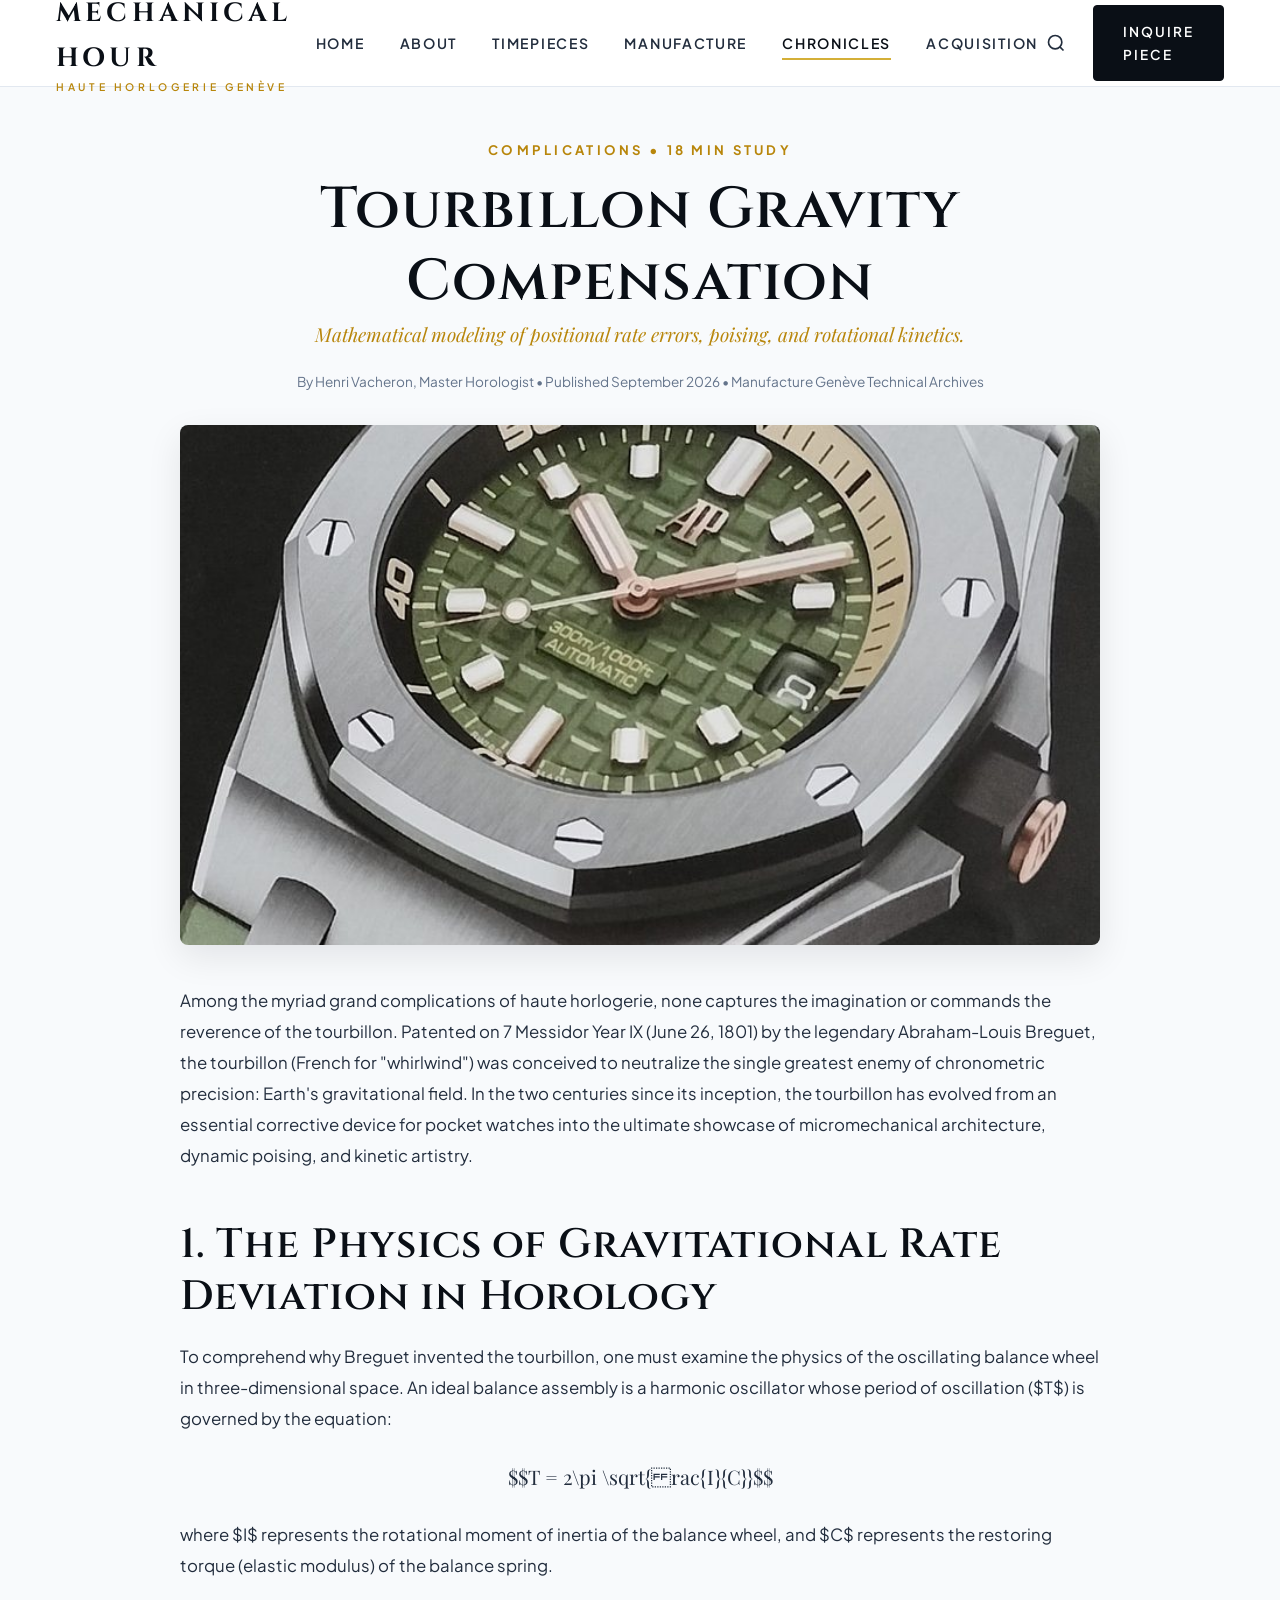
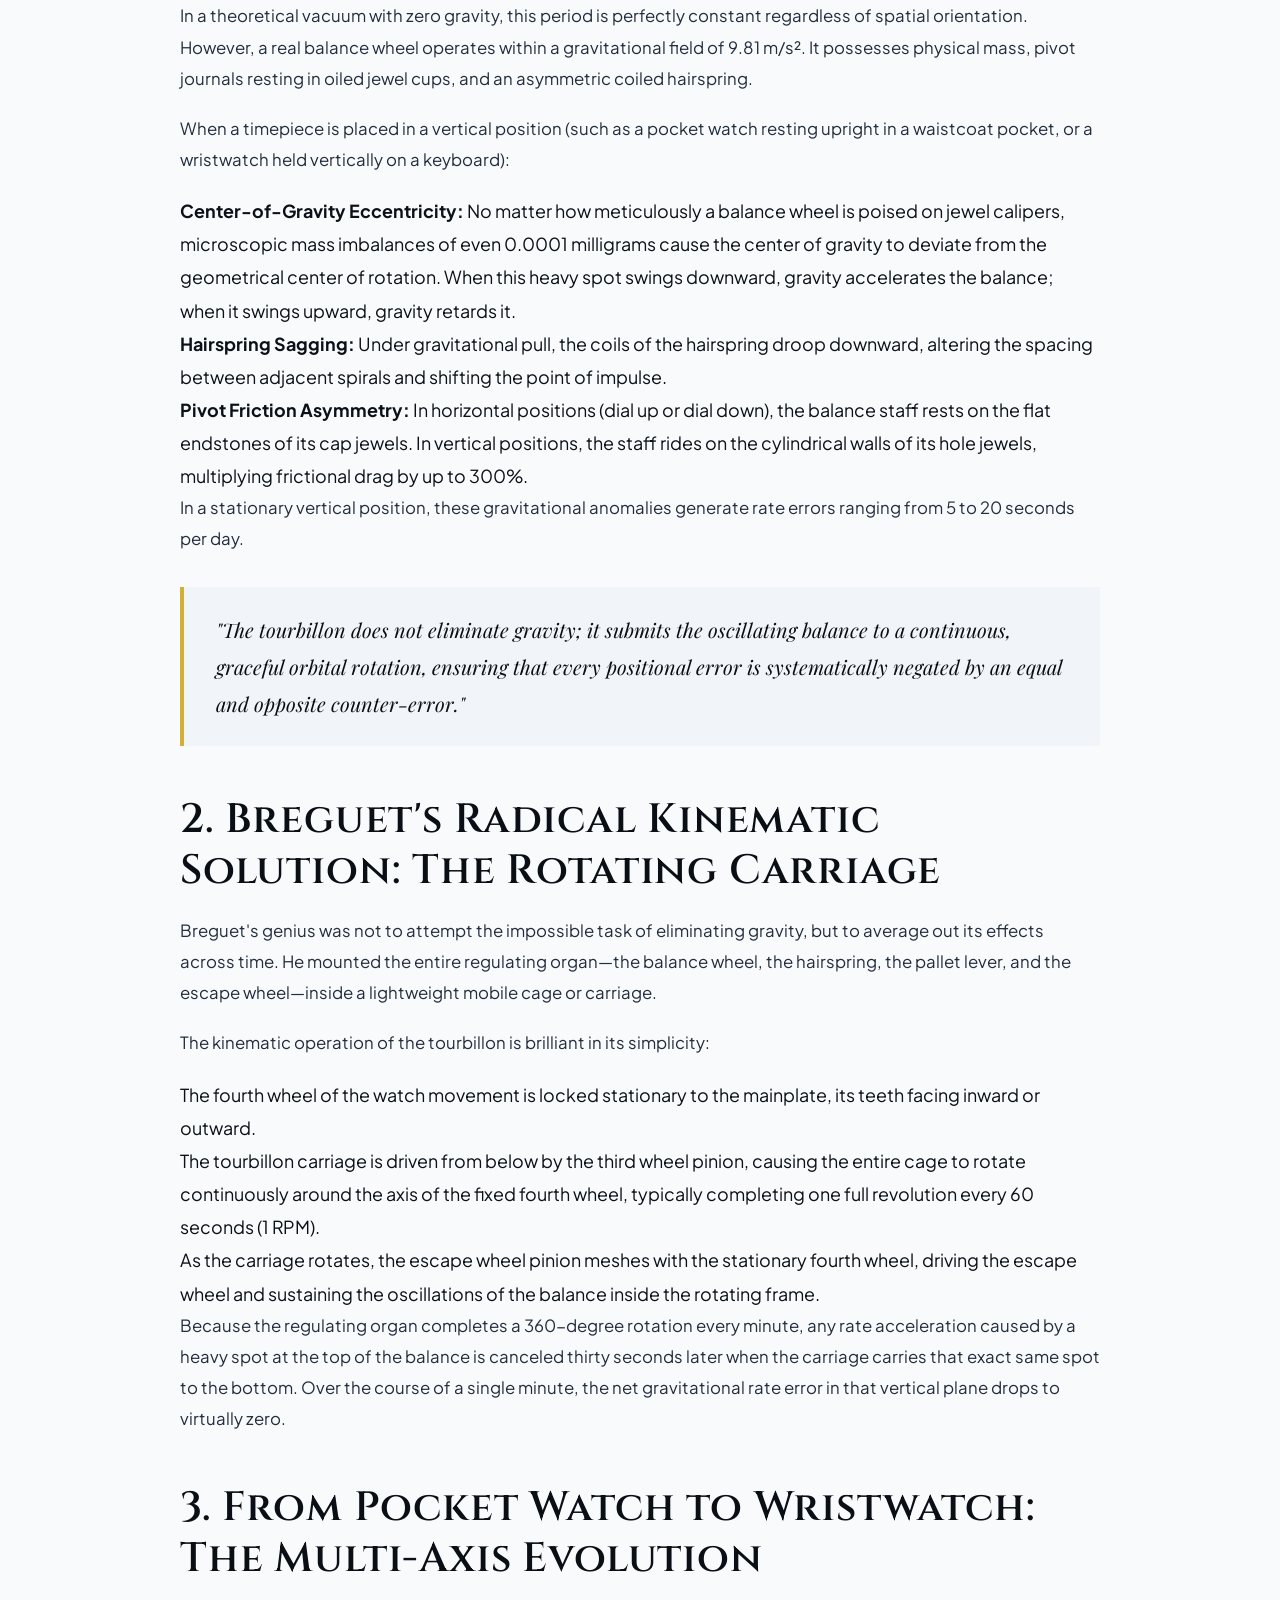
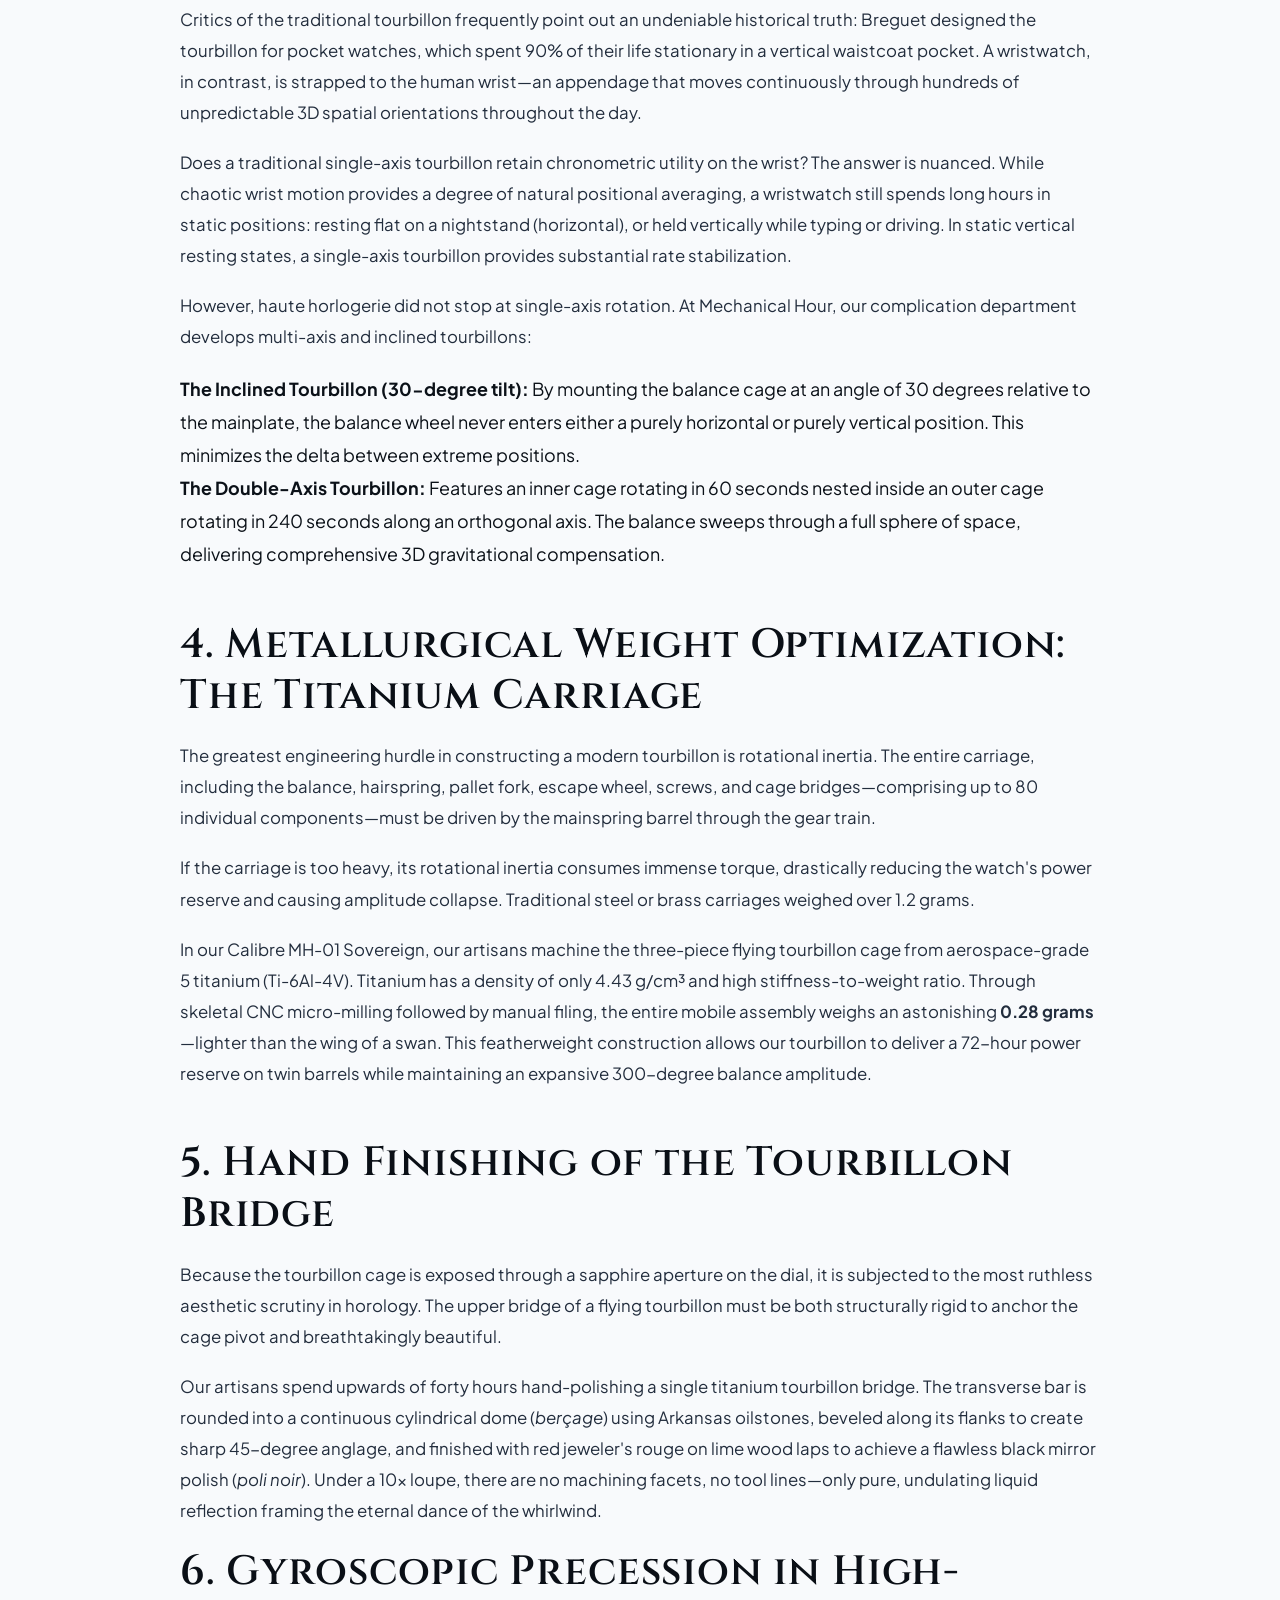
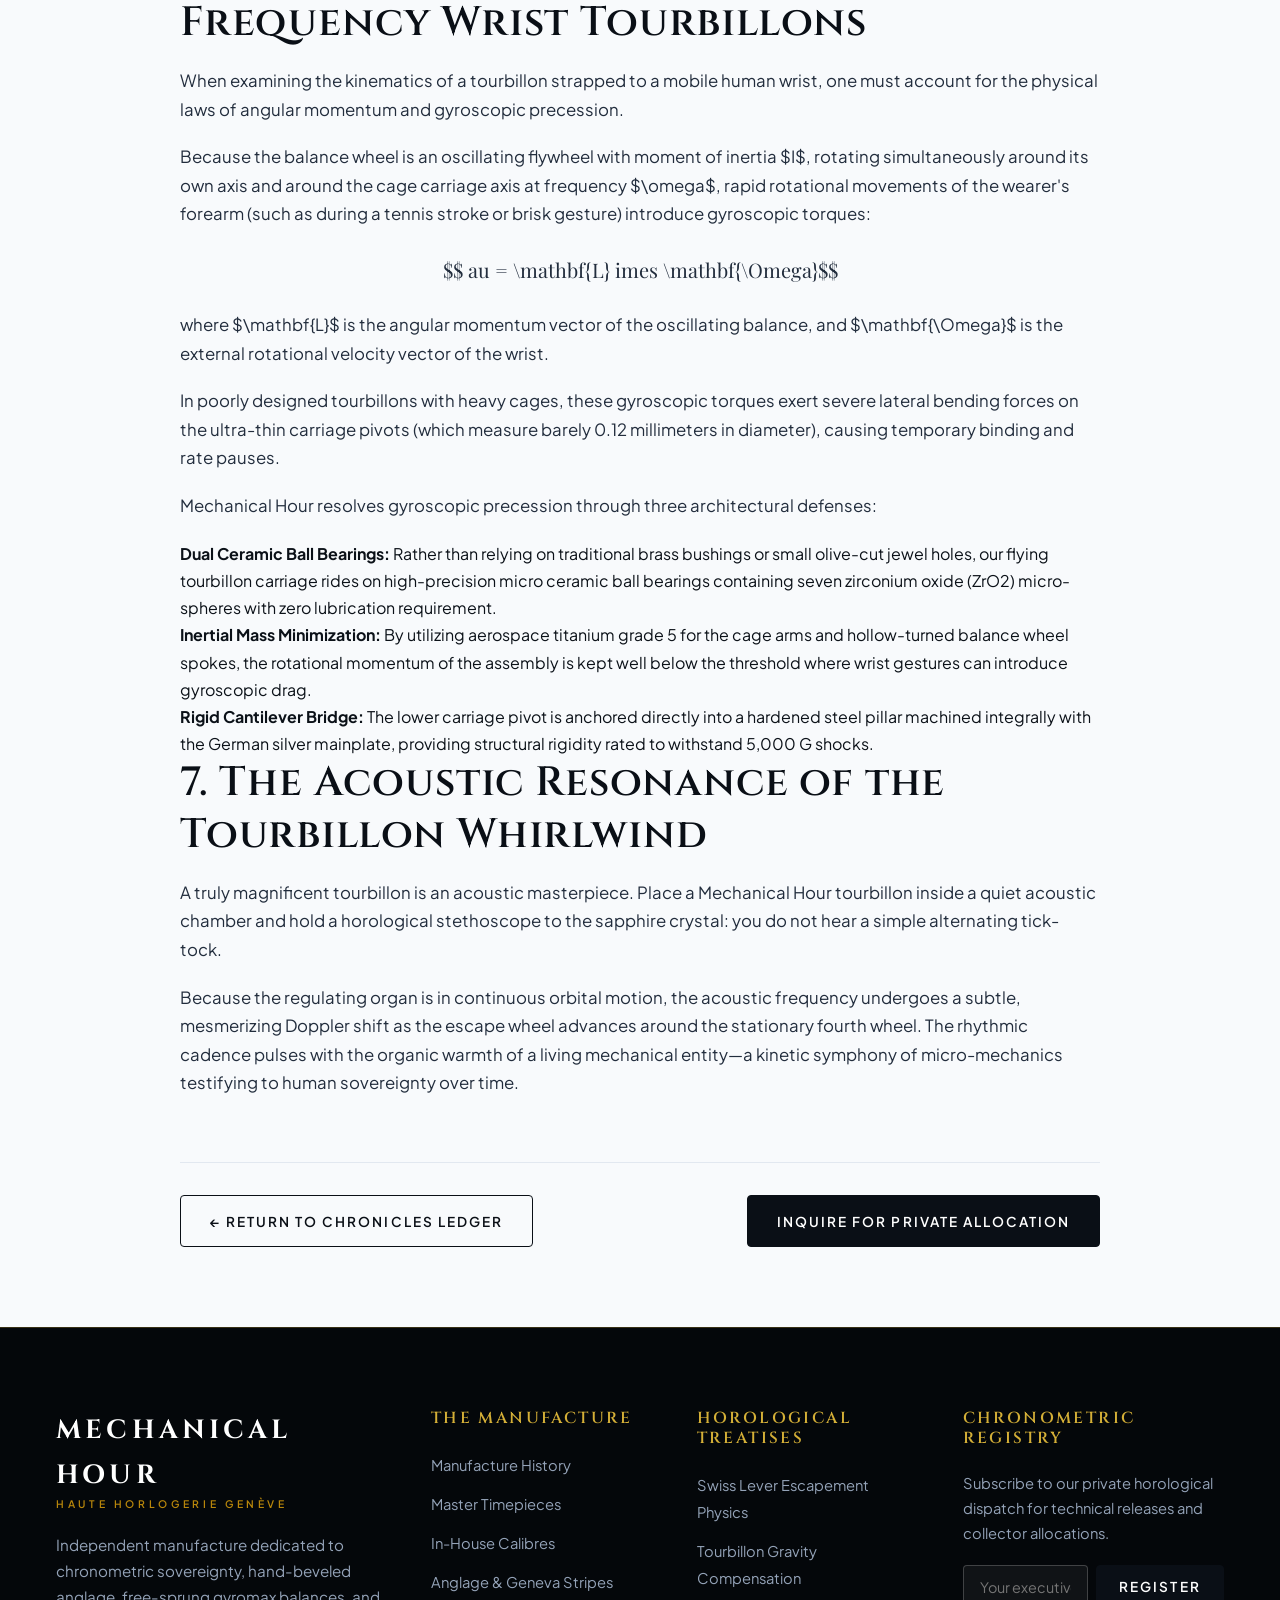
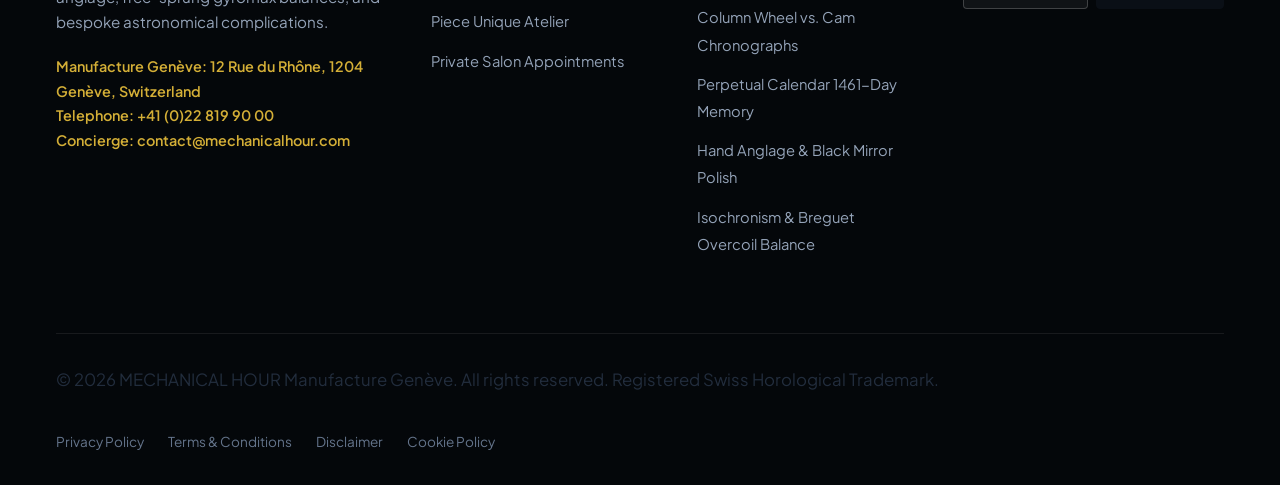
<file: blog/tourbillon-gravity-compensation-kinetics.html>
<!DOCTYPE html>
<html lang="en">
<head>
  <meta charset="UTF-8">
  <meta name="viewport" content="width=device-width, initial-scale=1.0">
  <title>Tourbillon Gravity Compensation | MECHANICAL HOUR Treatise</title>
  <meta name="description" content="Mathematical modeling of positional rate errors, poising, and rotational kinetics.">
  <link rel="canonical" href="https://mechanicalhour.com/blog/tourbillon-gravity-compensation-kinetics.html">
  <link rel="stylesheet" href="../assets/css/style.css?v=1.0">
  <link rel="preconnect" href="https://fonts.googleapis.com">
  <link rel="preconnect" href="https://fonts.gstatic.com" crossorigin>
  <link href="https://fonts.googleapis.com/css2?family=Cinzel:wght@500;600;700;800&family=Playfair+Display:ital,wght@0,500;0,600;0,700;1,400&family=Plus+Jakarta+Sans:wght@300;400;500;600;700&display=swap" rel="stylesheet">
  <!-- Google Analytics (GA4) -->
<script async src="https://www.googletagmanager.com/gtag/js?id=G-0LY0HY7L01"></script>
<script>
  window.dataLayer = window.dataLayer || [];
  function gtag(){dataLayer.push(arguments);}
  gtag('js', new Date());
  gtag('config', 'G-0LY0HY7L01');
</script>
</head>
<body>

<div class="reading-progress-bar"></div>

<header class="site-header">
  <div class="container header-inner">
    <a href="../index.html" class="brand-logo" aria-label="Mechanical Hour Homepage">
      <span class="brand-title">MECHANICAL HOUR</span>
      <span class="brand-tagline">HAUTE HORLOGERIE GENÈVE</span>
    </a>

    <nav class="main-navigation" aria-label="Primary Navigation">
      <ul class="nav-links">
        <li><a href="../index.html" class="nav-link">Home</a></li>
        <li><a href="../about.html" class="nav-link">About</a></li>
        <li><a href="../index.html#signature-timepieces" class="nav-link">Timepieces</a></li>
        <li><a href="../index.html#in-house-calibre" class="nav-link">Manufacture</a></li>
        <li><a href="index.html" class="nav-link active">Chronicles</a></li>
        <li><a href="../contact.html" class="nav-link">Acquisition</a></li>
        <li class="nav-item-policy"><a href="../privacy-policy.html" class="nav-link">Privacy Policy</a></li>
        <li class="nav-item-policy"><a href="../terms-and-conditions.html" class="nav-link">Terms</a></li>
        <li class="nav-item-policy"><a href="../disclaimer.html" class="nav-link">Disclaimer</a></li>
        <li class="nav-item-policy"><a href="../cookie-policy.html" class="nav-link">Cookie Policy</a></li>
      </ul>
    </nav>

    <div class="header-actions">
      <button class="btn-search" aria-label="Open Search Modal">
        <svg width="20" height="20" viewBox="0 0 24 24" fill="none" stroke="currentColor" stroke-width="2"><circle cx="11" cy="11" r="8"></circle><line x1="21" y1="21" x2="16.65" y2="16.65"></line></svg>
      </button>
      <a href="../contact.html" class="btn-primary">Inquire Piece</a>
      <button class="mobile-toggle" aria-label="Toggle Mobile Navigation">
        <span></span>
        <span></span>
        <span></span>
      </button>
    </div>
  </div>
</header>

<main>
  <article class="blog-article">
    <header class="blog-meta-header">
      <span class="subheading">Complications &bull; 18 Min Study</span>
      <h1>Tourbillon Gravity Compensation</h1>
      <p style="font-size: 1.2rem; color: var(--secondary); font-family: var(--font-serif); font-style: italic;">Mathematical modeling of positional rate errors, poising, and rotational kinetics.</p>
      <div style="font-size: 0.85rem; color: var(--neutral-muted); margin-top: 1rem;">
        <span>By Henri Vacheron, Master Horologist</span> &bull; 
        <span>Published September 2026</span> &bull; 
        <span>Manufacture Genève Technical Archives</span>
      </div>
    </header>

    <img src="../assets/images/blog-tourbillon-gravity.jpg" alt="Tourbillon Gravity Compensation" class="blog-lead-img" width="1200" height="800">

    <div class="blog-content">
      
<p>
Among the myriad grand complications of haute horlogerie, none captures the imagination or commands the reverence of the tourbillon. Patented on 7 Messidor Year IX (June 26, 1801) by the legendary Abraham-Louis Breguet, the tourbillon (French for "whirlwind") was conceived to neutralize the single greatest enemy of chronometric precision: Earth's gravitational field. In the two centuries since its inception, the tourbillon has evolved from an essential corrective device for pocket watches into the ultimate showcase of micromechanical architecture, dynamic poising, and kinetic artistry.
</p>

<h2>1. The Physics of Gravitational Rate Deviation in Horology</h2>
<p>
To comprehend why Breguet invented the tourbillon, one must examine the physics of the oscillating balance wheel in three-dimensional space. An ideal balance assembly is a harmonic oscillator whose period of oscillation ($T$) is governed by the equation:
</p>
<p style="text-align: center; font-family: var(--font-serif); font-size: 1.25rem; margin: 1.5rem 0;">
  $$T = 2\pi \sqrt{rac{I}{C}}$$
</p>
<p>
where $I$ represents the rotational moment of inertia of the balance wheel, and $C$ represents the restoring torque (elastic modulus) of the balance spring.
</p>
<p>
In a theoretical vacuum with zero gravity, this period is perfectly constant regardless of spatial orientation. However, a real balance wheel operates within a gravitational field of 9.81 m/s². It possesses physical mass, pivot journals resting in oiled jewel cups, and an asymmetric coiled hairspring.
</p>
<p>
When a timepiece is placed in a vertical position (such as a pocket watch resting upright in a waistcoat pocket, or a wristwatch held vertically on a keyboard):
</p>
<ol>
  <li><strong>Center-of-Gravity Eccentricity:</strong> No matter how meticulously a balance wheel is poised on jewel calipers, microscopic mass imbalances of even 0.0001 milligrams cause the center of gravity to deviate from the geometrical center of rotation. When this heavy spot swings downward, gravity accelerates the balance; when it swings upward, gravity retards it.</li>
  <li><strong>Hairspring Sagging:</strong> Under gravitational pull, the coils of the hairspring droop downward, altering the spacing between adjacent spirals and shifting the point of impulse.</li>
  <li><strong>Pivot Friction Asymmetry:</strong> In horizontal positions (dial up or dial down), the balance staff rests on the flat endstones of its cap jewels. In vertical positions, the staff rides on the cylindrical walls of its hole jewels, multiplying frictional drag by up to 300%.</li>
</ol>
<p>
In a stationary vertical position, these gravitational anomalies generate rate errors ranging from 5 to 20 seconds per day.
</p>

<blockquote>
"The tourbillon does not eliminate gravity; it submits the oscillating balance to a continuous, graceful orbital rotation, ensuring that every positional error is systematically negated by an equal and opposite counter-error."
</blockquote>

<h2>2. Breguet's Radical Kinematic Solution: The Rotating Carriage</h2>
<p>
Breguet's genius was not to attempt the impossible task of eliminating gravity, but to average out its effects across time. He mounted the entire regulating organ—the balance wheel, the hairspring, the pallet lever, and the escape wheel—inside a lightweight mobile cage or carriage.
</p>
<p>
The kinematic operation of the tourbillon is brilliant in its simplicity:
</p>
<ul>
  <li>The fourth wheel of the watch movement is locked stationary to the mainplate, its teeth facing inward or outward.</li>
  <li>The tourbillon carriage is driven from below by the third wheel pinion, causing the entire cage to rotate continuously around the axis of the fixed fourth wheel, typically completing one full revolution every 60 seconds (1 RPM).</li>
  <li>As the carriage rotates, the escape wheel pinion meshes with the stationary fourth wheel, driving the escape wheel and sustaining the oscillations of the balance inside the rotating frame.</li>
</ul>
<p>
Because the regulating organ completes a 360-degree rotation every minute, any rate acceleration caused by a heavy spot at the top of the balance is canceled thirty seconds later when the carriage carries that exact same spot to the bottom. Over the course of a single minute, the net gravitational rate error in that vertical plane drops to virtually zero.
</p>

<h2>3. From Pocket Watch to Wristwatch: The Multi-Axis Evolution</h2>
<p>
Critics of the traditional tourbillon frequently point out an undeniable historical truth: Breguet designed the tourbillon for pocket watches, which spent 90% of their life stationary in a vertical waistcoat pocket. A wristwatch, in contrast, is strapped to the human wrist—an appendage that moves continuously through hundreds of unpredictable 3D spatial orientations throughout the day.
</p>
<p>
Does a traditional single-axis tourbillon retain chronometric utility on the wrist? The answer is nuanced. While chaotic wrist motion provides a degree of natural positional averaging, a wristwatch still spends long hours in static positions: resting flat on a nightstand (horizontal), or held vertically while typing or driving. In static vertical resting states, a single-axis tourbillon provides substantial rate stabilization.
</p>
<p>
However, haute horlogerie did not stop at single-axis rotation. At Mechanical Hour, our complication department develops multi-axis and inclined tourbillons:
</p>
<ul>
  <li><strong>The Inclined Tourbillon (30-degree tilt):</strong> By mounting the balance cage at an angle of 30 degrees relative to the mainplate, the balance wheel never enters either a purely horizontal or purely vertical position. This minimizes the delta between extreme positions.</li>
  <li><strong>The Double-Axis Tourbillon:</strong> Features an inner cage rotating in 60 seconds nested inside an outer cage rotating in 240 seconds along an orthogonal axis. The balance sweeps through a full sphere of space, delivering comprehensive 3D gravitational compensation.</li>
</ul>

<h2>4. Metallurgical Weight Optimization: The Titanium Carriage</h2>
<p>
The greatest engineering hurdle in constructing a modern tourbillon is rotational inertia. The entire carriage, including the balance, hairspring, pallet fork, escape wheel, screws, and cage bridges—comprising up to 80 individual components—must be driven by the mainspring barrel through the gear train.
</p>
<p>
If the carriage is too heavy, its rotational inertia consumes immense torque, drastically reducing the watch's power reserve and causing amplitude collapse. Traditional steel or brass carriages weighed over 1.2 grams.
</p>
<p>
In our Calibre MH-01 Sovereign, our artisans machine the three-piece flying tourbillon cage from aerospace-grade 5 titanium (Ti-6Al-4V). Titanium has a density of only 4.43 g/cm³ and high stiffness-to-weight ratio. Through skeletal CNC micro-milling followed by manual filing, the entire mobile assembly weighs an astonishing <strong>0.28 grams</strong>—lighter than the wing of a swan. This featherweight construction allows our tourbillon to deliver a 72-hour power reserve on twin barrels while maintaining an expansive 300-degree balance amplitude.
</p>

<h2>5. Hand Finishing of the Tourbillon Bridge</h2>
<p>
Because the tourbillon cage is exposed through a sapphire aperture on the dial, it is subjected to the most ruthless aesthetic scrutiny in horology. The upper bridge of a flying tourbillon must be both structurally rigid to anchor the cage pivot and breathtakingly beautiful.
</p>
<p>
Our artisans spend upwards of forty hours hand-polishing a single titanium tourbillon bridge. The transverse bar is rounded into a continuous cylindrical dome (<em>berçage</em>) using Arkansas oilstones, beveled along its flanks to create sharp 45-degree anglage, and finished with red jeweler's rouge on lime wood laps to achieve a flawless black mirror polish (<em>poli noir</em>). Under a 10x loupe, there are no machining facets, no tool lines—only pure, undulating liquid reflection framing the eternal dance of the whirlwind.
</p>

    </div>


<h2>6. Gyroscopic Precession in High-Frequency Wrist Tourbillons</h2>
<p>
When examining the kinematics of a tourbillon strapped to a mobile human wrist, one must account for the physical laws of angular momentum and gyroscopic precession.
</p>
<p>
Because the balance wheel is an oscillating flywheel with moment of inertia $I$, rotating simultaneously around its own axis and around the cage carriage axis at frequency $\omega$, rapid rotational movements of the wearer's forearm (such as during a tennis stroke or brisk gesture) introduce gyroscopic torques:
</p>
<p style="text-align: center; font-family: var(--font-serif); font-size: 1.25rem; margin: 1.5rem 0;">
  $$	au = \mathbf{L} 	imes \mathbf{\Omega}$$
</p>
<p>
where $\mathbf{L}$ is the angular momentum vector of the oscillating balance, and $\mathbf{\Omega}$ is the external rotational velocity vector of the wrist.
</p>
<p>
In poorly designed tourbillons with heavy cages, these gyroscopic torques exert severe lateral bending forces on the ultra-thin carriage pivots (which measure barely 0.12 millimeters in diameter), causing temporary binding and rate pauses.
</p>
<p>
Mechanical Hour resolves gyroscopic precession through three architectural defenses:
</p>
<ul>
  <li><strong>Dual Ceramic Ball Bearings:</strong> Rather than relying on traditional brass bushings or small olive-cut jewel holes, our flying tourbillon carriage rides on high-precision micro ceramic ball bearings containing seven zirconium oxide (ZrO2) micro-spheres with zero lubrication requirement.</li>
  <li><strong>Inertial Mass Minimization:</strong> By utilizing aerospace titanium grade 5 for the cage arms and hollow-turned balance wheel spokes, the rotational momentum of the assembly is kept well below the threshold where wrist gestures can introduce gyroscopic drag.</li>
  <li><strong>Rigid Cantilever Bridge:</strong> The lower carriage pivot is anchored directly into a hardened steel pillar machined integrally with the German silver mainplate, providing structural rigidity rated to withstand 5,000 G shocks.</li>
</ul>

<h2>7. The Acoustic Resonance of the Tourbillon Whirlwind</h2>
<p>
A truly magnificent tourbillon is an acoustic masterpiece. Place a Mechanical Hour tourbillon inside a quiet acoustic chamber and hold a horological stethoscope to the sapphire crystal: you do not hear a simple alternating tick-tock.
</p>
<p>
Because the regulating organ is in continuous orbital motion, the acoustic frequency undergoes a subtle, mesmerizing Doppler shift as the escape wheel advances around the stationary fourth wheel. The rhythmic cadence pulses with the organic warmth of a living mechanical entity—a kinetic symphony of micro-mechanics testifying to human sovereignty over time.
</p>


    <div style="margin-top: 4rem; padding-top: 2rem; border-top: 1px solid var(--neutral-border); display: flex; justify-content: space-between; align-items: center; flex-wrap: wrap; gap: 1rem;">
      <a href="index.html" class="btn-outline" style="font-size: 0.85rem;">&larr; Return to Chronicles Ledger</a>
      <a href="../contact.html" class="btn-primary" style="font-size: 0.85rem;">Inquire for Private Allocation</a>
    </div>
  </article>
</main>

<footer class="site-footer">
  <div class="container">
    <div class="footer-grid">
      <div class="footer-col">
        <div class="brand-logo" style="margin-bottom: 1.2rem;">
          <span class="brand-title" style="color: #ffffff;">MECHANICAL HOUR</span>
          <span class="brand-tagline">HAUTE HORLOGERIE GENÈVE</span>
        </div>
        <p style="color: #94a3b8; font-size: 0.95rem; max-width: 340px;">
          Independent manufacture dedicated to chronometric sovereignty, hand-beveled anglage, free-sprung gyromax balances, and bespoke astronomical complications.
        </p>
        <p style="color: var(--accent); font-size: 0.9rem; font-weight: 600;">
          Manufacture Genève: 12 Rue du Rhône, 1204 Genève, Switzerland<br>
          Telephone: +41 (0)22 819 90 00<br>
          Concierge: contact@mechanicalhour.com
        </p>
      </div>

      <div class="footer-col">
        <h4>The Manufacture</h4>
        <ul class="footer-links">
          <li><a href="../about.html">Manufacture History</a></li>
          <li><a href="../index.html#signature-timepieces">Master Timepieces</a></li>
          <li><a href="../index.html#in-house-calibre">In-House Calibres</a></li>
          <li><a href="../index.html#finishing-anglage">Anglage &amp; Geneva Stripes</a></li>
          <li><a href="../index.html#bespoke-commission">Piece Unique Atelier</a></li>
          <li><a href="../contact.html">Private Salon Appointments</a></li>
        </ul>
      </div>

      <div class="footer-col">
        <h4>Horological Treatises</h4>
        <ul class="footer-links">
          <li><a href="escapement-mechanics-impulse-efficiency.html">Swiss Lever Escapement Physics</a></li>
          <li><a href="tourbillon-gravity-compensation-kinetics.html">Tourbillon Gravity Compensation</a></li>
          <li><a href="chronograph-column-wheel-vertical-clutch.html">Column Wheel vs. Cam Chronographs</a></li>
          <li><a href="perpetual-calendar-mechanical-memory.html">Perpetual Calendar 1461-Day Memory</a></li>
          <li><a href="hand-anglage-black-polish-finishing.html">Hand Anglage &amp; Black Mirror Polish</a></li>
          <li><a href="isochronism-breguet-overcoil-silicon.html">Isochronism &amp; Breguet Overcoil Balance</a></li>
        </ul>
      </div>

      <div class="footer-col">
        <h4>Chronometric Registry</h4>
        <p style="color: #94a3b8; font-size: 0.92rem;">Subscribe to our private horological dispatch for technical releases and collector allocations.</p>
        <form style="display: flex; gap: 0.5rem; margin-top: 1rem;" onsubmit="event.preventDefault(); alert('Merci. You have been registered in our Geneva chronometer registry.'); this.reset();">
          <input type="email" placeholder="Your executive email" required style="padding: 0.75rem 1rem; border-radius: 4px; border: 1px solid rgba(255,255,255,0.2); background: rgba(255,255,255,0.05); color: #fff; width: 100%; outline: none; font-size: 0.9rem;">
          <button type="submit" class="btn-primary" style="padding: 0.75rem 1.4rem; white-space: nowrap;">Register</button>
        </form>
      </div>
    </div>

    <div class="footer-bottom">
      <p>&copy; 2026 MECHANICAL HOUR Manufacture Genève. All rights reserved. Registered Swiss Horological Trademark.</p>
      <nav class="footer-policy-nav" aria-label="Legal Navigation">
        <a href="../privacy-policy.html">Privacy Policy</a>
        <a href="../terms-and-conditions.html">Terms &amp; Conditions</a>
        <a href="../disclaimer.html">Disclaimer</a>
        <a href="../cookie-policy.html">Cookie Policy</a>
      </nav>
    </div>
  </div>
</footer>

<!-- Mobile Drawer Overlay & Sliding Navigation Menu -->
<div class="mobile-drawer-overlay"></div>
<aside class="mobile-drawer" aria-label="Mobile Menu">
  <div class="mobile-drawer-header">
    <div class="brand-logo">
      <span class="brand-title" style="font-size: 1.25rem;">MECHANICAL HOUR</span>
      <span class="brand-tagline">MANUFACTURE GENÈVE</span>
    </div>
    <button class="mobile-drawer-close" aria-label="Close menu">&times;</button>
  </div>
  <ul class="mobile-nav-list">
    <li><a href="../index.html" class="mobile-nav-link">Home</a></li>
    <li><a href="../about.html" class="mobile-nav-link">About Manufacture</a></li>
    <li><a href="../index.html#signature-timepieces" class="mobile-nav-link">Master Timepieces</a></li>
    <li><a href="../index.html#in-house-calibre" class="mobile-nav-link">In-House Calibres</a></li>
    <li><a href="index.html" class="mobile-nav-link">Horological Chronicles</a></li>
    <li><a href="../contact.html" class="mobile-nav-link">Private Acquisition</a></li>
    <li><a href="../privacy-policy.html" class="mobile-nav-link">Privacy Policy</a></li>
    <li><a href="../terms-and-conditions.html" class="mobile-nav-link">Terms &amp; Conditions</a></li>
    <li><a href="../disclaimer.html" class="mobile-nav-link">Disclaimer</a></li>
    <li><a href="../cookie-policy.html" class="mobile-nav-link">Cookie Policy</a></li>
  </ul>
  <div class="mobile-drawer-footer">
    <p>Geneva Concierge: <strong>contact@mechanicalhour.com</strong></p>
    <p>12 Rue du Rhône, 1204 Genève</p>
  </div>
</aside>

<!-- Search Modal -->
<div class="search-modal" role="dialog" aria-modal="true" aria-label="Site Search">
  <div class="search-dialog">
    <button class="search-dialog-close" aria-label="Close search">&times;</button>
    <h3 style="font-family: var(--font-display); color: var(--primary);">Search The Horological Archive</h3>
    <p style="color: var(--neutral-muted); font-size: 0.95rem;">Search calibre references, complications, escapement mechanics, or metallurgy.</p>
    <div class="search-input-group">
      <input type="text" class="search-input" placeholder="e.g., Tourbillon, Column wheel, Silicon hairspring, Platinum case...">
      <button class="btn-primary" onclick="alert('Searching horological archive for query...');">Search</button>
    </div>
  </div>
</div>

<button class="back-to-top" aria-label="Scroll back to top">&#8593;</button>


<script src="../assets/js/main.js?v=1.0"></script>
</body>
</html>
</file>
<file: assets/css/style.css>
/* ==========================================================================
   MECHANICAL HOUR - HAUTE HORLOGERIE & CHRONOMETRIC ENGINEERING
   Master Stylesheet - v1.0 Production
   ========================================================================== */

:root {
  /* 26 Core Variables for Haute Horlogerie Aesthetic */
  --primary: #0a0f16;
  --primary-rgb: 10, 15, 22;
  --primary-light: #16202d;
  --primary-dark: #04070a;
  
  --secondary: #b8860b;
  --secondary-rgb: 184, 134, 11;
  --secondary-light: #d4a329;
  --secondary-dark: #8c6507;
  
  --accent: #d4af37;
  --accent-rgb: 212, 175, 55;
  --accent-light: #ecd68b;
  
  --neutral-dark: #0b1118;
  --neutral-charcoal: #222d3d;
  --neutral-muted: #64748b;
  --neutral-border: #e2e8f0;
  --neutral-surface: #f8fafc;
  --neutral-card: #ffffff;
  --neutral-white: #ffffff;
  
  --font-display: 'Cinzel', 'Playfair Display', 'Didot', Georgia, serif;
  --font-serif: 'Playfair Display', 'Cormorant Garamond', Georgia, serif;
  --font-sans: 'Plus Jakarta Sans', -apple-system, BlinkMacSystemFont, 'Segoe UI', Roboto, sans-serif;
  
  --spacing-xs: 0.5rem;
  --spacing-sm: 1rem;
  --spacing-md: 2rem;
  --spacing-lg: 3.5rem;
  --spacing-xl: 5.5rem;
  
  --radius-sm: 4px;
  --radius-md: 8px;
  --radius-lg: 16px;
  --shadow-subtle: 0 4px 20px rgba(10, 15, 22, 0.05);
  --shadow-medium: 0 12px 35px rgba(10, 15, 22, 0.09);
  --shadow-elevated: 0 25px 60px rgba(10, 15, 22, 0.16);
  --transition-smooth: all 0.35s cubic-bezier(0.16, 1, 0.3, 1);
}

/* Reset & Base Setup */
*, *::before, *::after {
  box-sizing: border-box;
  margin: 0;
  padding: 0;
}

html {
  font-size: 16px;
  scroll-behavior: smooth;
}

body {
  font-family: var(--font-sans);
  background-color: var(--neutral-surface);
  color: var(--neutral-dark);
  line-height: 1.7;
  overflow-x: hidden;
  -webkit-font-smoothing: antialiased;
}

img {
  max-width: 100%;
  height: auto;
  display: block;
}

a {
  color: inherit;
  text-decoration: none;
  transition: var(--transition-smooth);
}

ul, ol {
  list-style: none;
}

button, input, textarea, select {
  font-family: inherit;
  font-size: inherit;
}

/* Master Container: Extra Wide 1480px / 95% */
.container {
  width: 95%;
  max-width: 1480px;
  margin-left: auto;
  margin-right: auto;
  padding-left: 1.5rem;
  padding-right: 1.5rem;
}

/* Typography */
h1, h2, h3, h4, h5, h6 {
  font-family: var(--font-display);
  color: var(--primary);
  font-weight: 600;
  line-height: 1.25;
  letter-spacing: 0.02em;
}

h1 { font-size: clamp(2.4rem, 4.5vw, 4.2rem); }
h2 { font-size: clamp(1.8rem, 3.2vw, 2.8rem); margin-bottom: 1.2rem; }
h3 { font-size: clamp(1.3rem, 2.2vw, 1.8rem); margin-bottom: 0.8rem; }
h4 { font-size: 1.2rem; }

p {
  margin-bottom: 1.2rem;
  color: var(--neutral-charcoal);
  font-size: 1.05rem;
}

.subheading {
  text-transform: uppercase;
  letter-spacing: 0.25em;
  font-size: 0.82rem;
  font-weight: 700;
  color: var(--secondary);
  margin-bottom: 0.8rem;
  display: inline-block;
}

/* Header & Navigation Bar */
.site-header {
  position: sticky;
  top: 0;
  z-index: 1000;
  background-color: rgba(255, 255, 255, 0.97);
  backdrop-filter: blur(12px);
  border-bottom: 1px solid var(--neutral-border);
  transition: var(--transition-smooth);
}

.header-inner {
  display: flex;
  align-items: center;
  justify-content: space-between;
  height: 86px;
}

.brand-logo {
  display: flex;
  flex-direction: column;
  text-decoration: none;
}

.brand-title {
  font-family: var(--font-display);
  font-size: 1.65rem;
  font-weight: 700;
  letter-spacing: 0.16em;
  color: var(--primary);
  text-transform: uppercase;
}

.brand-tagline {
  font-size: 0.65rem;
  letter-spacing: 0.35em;
  text-transform: uppercase;
  color: var(--secondary);
  font-weight: 600;
  margin-top: -3px;
}

.main-navigation {
  display: flex;
  align-items: center;
}

.nav-links {
  display: flex;
  align-items: center;
  gap: 2.2rem;
}

.nav-link {
  font-size: 0.88rem;
  text-transform: uppercase;
  letter-spacing: 0.12em;
  font-weight: 600;
  color: var(--neutral-charcoal);
  position: relative;
  padding: 0.5rem 0;
}

.nav-link::after {
  content: '';
  position: absolute;
  bottom: 0;
  left: 0;
  width: 0%;
  height: 2px;
  background-color: var(--accent);
  transition: width 0.3s ease;
}

.nav-link:hover, .nav-link.active {
  color: var(--primary);
}

.nav-link:hover::after, .nav-link.active::after {
  width: 100%;
}

/* POLICY LINKS STRICTLY HIDDEN ON DESKTOP */
@media (min-width: 992px) {
  .nav-item-policy {
    display: none !important;
  }
}

.header-actions {
  display: flex;
  align-items: center;
  gap: 1.2rem;
}

.btn-search {
  background: none;
  border: none;
  cursor: pointer;
  color: var(--neutral-charcoal);
  font-size: 1.15rem;
  display: flex;
  align-items: center;
  padding: 0.5rem;
  transition: var(--transition-smooth);
}

.btn-search:hover {
  color: var(--secondary);
}

.btn-primary {
  display: inline-flex;
  align-items: center;
  justify-content: center;
  padding: 0.85rem 1.8rem;
  background-color: var(--primary);
  color: var(--neutral-white);
  font-size: 0.85rem;
  text-transform: uppercase;
  letter-spacing: 0.15em;
  font-weight: 600;
  border: 1px solid var(--primary);
  border-radius: var(--radius-sm);
  cursor: pointer;
  transition: var(--transition-smooth);
}

.btn-primary:hover {
  background-color: var(--secondary);
  border-color: var(--secondary);
  color: var(--neutral-white);
  transform: translateY(-2px);
  box-shadow: 0 6px 20px rgba(184, 134, 11, 0.25);
}

.btn-outline {
  display: inline-flex;
  align-items: center;
  justify-content: center;
  padding: 0.85rem 1.8rem;
  background-color: transparent;
  color: var(--primary);
  font-size: 0.85rem;
  text-transform: uppercase;
  letter-spacing: 0.15em;
  font-weight: 600;
  border: 1px solid var(--primary);
  border-radius: var(--radius-sm);
  cursor: pointer;
  transition: var(--transition-smooth);
}

.btn-outline:hover {
  background-color: var(--primary);
  color: var(--neutral-white);
  transform: translateY(-2px);
}

.mobile-toggle {
  display: none;
  background: none;
  border: none;
  cursor: pointer;
  flex-direction: column;
  gap: 5px;
  padding: 0.5rem;
}

.mobile-toggle span {
  display: block;
  width: 26px;
  height: 2px;
  background-color: var(--primary);
  transition: var(--transition-smooth);
}

/* STRICT DESKTOP LOCKDOWN FOR MOBILE DRAWER */
@media (min-width: 1181px) {
  .mobile-drawer,
  .mobile-drawer-overlay,
  .mobile-toggle {
    display: none !important;
  }
}

@media (max-width: 1180px) {
  .mobile-toggle {
    display: flex;
  }
  .main-navigation .nav-links {
    display: none;
  }
}

/* Mobile Drawer Overlay & Sliding Menu */
.mobile-drawer-overlay {
  position: fixed;
  inset: 0;
  background-color: rgba(10, 15, 22, 0.65);
  z-index: 9998;
  opacity: 0;
  visibility: hidden;
  transition: opacity 0.35s ease, visibility 0.35s ease;
}

.mobile-drawer-overlay.active {
  opacity: 1;
  visibility: visible;
}

.mobile-drawer {
  position: fixed;
  top: 0;
  right: -340px;
  width: 320px;
  max-width: 85vw;
  height: 100vh;
  background-color: #ffffff;
  z-index: 9999;
  box-shadow: -5px 0 25px rgba(0,0,0,0.2);
  display: flex;
  flex-direction: column;
  padding: 2rem 1.8rem;
  transition: right 0.35s cubic-bezier(0.16, 1, 0.3, 1);
  overflow-y: auto;
}

.mobile-drawer.active {
  right: 0;
}

.mobile-drawer-header {
  display: flex;
  align-items: center;
  justify-content: space-between;
  margin-bottom: 2rem;
  border-bottom: 1px solid var(--neutral-border);
  padding-bottom: 1rem;
}

.mobile-drawer-close {
  background: none;
  border: none;
  font-size: 1.8rem;
  cursor: pointer;
  color: var(--neutral-charcoal);
  line-height: 1;
}

.mobile-nav-list {
  display: flex;
  flex-direction: column;
  gap: 1.2rem;
}

.mobile-nav-link {
  font-size: 1rem;
  text-transform: uppercase;
  letter-spacing: 0.1em;
  font-weight: 600;
  color: var(--primary);
  display: block;
  padding: 0.4rem 0;
}

.mobile-drawer-footer {
  margin-top: auto;
  padding-top: 2rem;
  border-top: 1px solid var(--neutral-border);
  font-size: 0.85rem;
  color: var(--neutral-muted);
}

/* Search Modal */
.search-modal {
  position: fixed;
  inset: 0;
  background-color: rgba(10, 15, 22, 0.82);
  z-index: 10000;
  opacity: 0;
  visibility: hidden;
  transition: opacity 0.3s ease, visibility 0.3s ease;
  display: flex;
  align-items: center;
  justify-content: center;
  padding: 1.5rem;
}

.search-modal.active {
  opacity: 1;
  visibility: visible;
}

.search-dialog {
  background-color: #ffffff;
  width: 100%;
  max-width: 650px;
  padding: 2.5rem;
  border-radius: var(--radius-md);
  position: relative;
  box-shadow: var(--shadow-elevated);
}

.search-dialog-close {
  position: absolute;
  top: 1rem;
  right: 1.2rem;
  background: none;
  border: none;
  font-size: 1.8rem;
  cursor: pointer;
  color: var(--neutral-muted);
}

.search-input-group {
  display: flex;
  gap: 0.8rem;
  margin-top: 1rem;
}

.search-input {
  flex: 1;
  padding: 0.85rem 1.2rem;
  border: 1px solid var(--neutral-border);
  border-radius: var(--radius-sm);
  font-size: 1rem;
  outline: none;
}

.search-input:focus {
  border-color: var(--secondary);
}

/* Hero Section */
.hero-section {
  position: relative;
  padding: clamp(4rem, 8vw, 8rem) 0;
  background: linear-gradient(135deg, #0d141e 0%, #172231 100%);
  color: #ffffff;
  overflow: hidden;
  border-bottom: 1px solid rgba(212, 175, 55, 0.2);
}

.hero-grid {
  display: grid;
  grid-template-columns: 1.1fr 0.9fr;
  gap: 4rem;
  align-items: center;
}

.hero-content {
  max-width: 680px;
}

.hero-content h1 {
  color: #ffffff;
}

.hero-lead {
  font-size: 1.25rem;
  line-height: 1.8;
  color: #cbd5e1;
  margin-bottom: 2rem;
}

.hero-cta-group {
  display: flex;
  gap: 1.2rem;
  flex-wrap: wrap;
  margin-bottom: 2.5rem;
}

.hero-stats {
  display: grid;
  grid-template-columns: repeat(3, 1fr);
  gap: 1.5rem;
  padding-top: 2rem;
  border-top: 1px solid rgba(255, 255, 255, 0.12);
}

.stat-item h4 {
  font-size: 1.8rem;
  color: var(--accent);
  font-weight: 700;
  margin-bottom: 0.2rem;
}

.stat-item span {
  font-size: 0.8rem;
  text-transform: uppercase;
  letter-spacing: 0.08em;
  color: #94a3b8;
}

.hero-image-wrap {
  position: relative;
}

.hero-image-wrap img {
  border-radius: var(--radius-md);
  box-shadow: var(--shadow-elevated);
  object-fit: cover;
  width: 100%;
  height: 580px;
  border: 1px solid rgba(212, 175, 55, 0.3);
}

.hero-badge {
  position: absolute;
  bottom: -20px;
  left: -20px;
  background-color: var(--primary);
  color: #ffffff;
  padding: 1.2rem 1.8rem;
  border-radius: var(--radius-sm);
  border-left: 4px solid var(--accent);
  box-shadow: var(--shadow-medium);
}

.hero-badge h5 {
  color: var(--accent);
  font-size: 0.9rem;
  letter-spacing: 0.1em;
  text-transform: uppercase;
}

.hero-badge p {
  color: #cbd5e1;
  font-size: 0.85rem;
  margin: 0;
}

/* Sections Base */
.section {
  padding: clamp(3.5rem, 6vw, 6rem) 0;
}

.section-alt {
  background-color: #f1f5f9;
}

.section-dark {
  background-color: var(--primary);
  color: #ffffff;
}

.section-dark h1, .section-dark h2, .section-dark h3, .section-dark h4 {
  color: #ffffff;
}

.section-dark p {
  color: #94a3b8;
}

.section-header {
  text-align: center;
  max-width: 780px;
  margin: 0 auto clamp(2.5rem, 4vw, 4rem) auto;
}

/* Grids */
.grid-3 {
  display: grid;
  grid-template-columns: repeat(3, 1fr);
  gap: 2.2rem;
}

.grid-2 {
  display: grid;
  grid-template-columns: repeat(2, 1fr);
  gap: 3.5rem;
  align-items: center;
}

.grid-4 {
  display: grid;
  grid-template-columns: repeat(4, 1fr);
  gap: 1.8rem;
}

/* Timepiece Showcase Card */
.parcel-card {
  background-color: #ffffff;
  border: 1px solid var(--neutral-border);
  border-radius: var(--radius-md);
  overflow: hidden;
  transition: var(--transition-smooth);
  display: flex;
  flex-direction: column;
}

.parcel-card:hover {
  transform: translateY(-8px);
  box-shadow: var(--shadow-medium);
  border-color: var(--secondary-light);
}

.parcel-img-wrap {
  position: relative;
  overflow: hidden;
  height: 320px;
}

.parcel-img-wrap img {
  width: 100%;
  height: 100%;
  object-fit: cover;
  transition: transform 0.6s ease;
}

.parcel-card:hover .parcel-img-wrap img {
  transform: scale(1.05);
}

.parcel-tag {
  position: absolute;
  top: 1rem;
  left: 1rem;
  background-color: rgba(10, 15, 22, 0.85);
  color: var(--accent);
  padding: 0.35rem 0.85rem;
  font-size: 0.72rem;
  text-transform: uppercase;
  letter-spacing: 0.12em;
  font-weight: 700;
  border-radius: var(--radius-sm);
  backdrop-filter: blur(4px);
}

.parcel-body {
  padding: 1.8rem;
  flex: 1;
  display: flex;
  flex-direction: column;
}

.parcel-specs {
  display: flex;
  gap: 1rem;
  font-size: 0.8rem;
  color: var(--neutral-muted);
  margin-bottom: 0.8rem;
  text-transform: uppercase;
  letter-spacing: 0.05em;
}

.parcel-footer {
  margin-top: auto;
  padding-top: 1.2rem;
  border-top: 1px solid var(--neutral-border);
  display: flex;
  align-items: center;
  justify-content: space-between;
}

.parcel-price {
  font-family: var(--font-display);
  font-size: 1.25rem;
  font-weight: 700;
  color: var(--primary);
}

/* Feature & Pillar Cards */
.pillar-card {
  background-color: #ffffff;
  padding: 2.2rem;
  border: 1px solid var(--neutral-border);
  border-radius: var(--radius-md);
  transition: var(--transition-smooth);
}

.pillar-card:hover {
  transform: translateY(-5px);
  border-color: var(--accent);
  box-shadow: var(--shadow-subtle);
}

/* FAQ Accordion */
.accordion-item {
  background-color: #ffffff;
  border: 1px solid var(--neutral-border);
  border-radius: var(--radius-sm);
  margin-bottom: 1rem;
  overflow: hidden;
}

.accordion-trigger {
  width: 100%;
  padding: 1.4rem 1.8rem;
  text-align: left;
  background: none;
  border: none;
  display: flex;
  align-items: center;
  justify-content: space-between;
  cursor: pointer;
  font-family: var(--font-display);
  font-size: 1.15rem;
  color: var(--primary);
  font-weight: 600;
}

.accordion-icon {
  font-size: 1.4rem;
  transition: transform 0.3s ease;
}

.accordion-item.active .accordion-icon {
  transform: rotate(45deg);
}

.accordion-content {
  max-height: 0;
  overflow: hidden;
  transition: max-height 0.4s ease;
  padding: 0 1.8rem;
}

.accordion-item.active .accordion-content {
  max-height: 400px;
  padding-bottom: 1.4rem;
}

/* Governance Card for Policy Pages */
.governance-card {
  background: #ffffff;
  border: 1px solid var(--neutral-border);
  border-left: 5px solid var(--secondary);
  padding: 2rem 2.5rem;
  border-radius: var(--radius-sm);
  margin-bottom: 2.5rem;
  box-shadow: var(--shadow-subtle);
}

.governance-card h3 {
  color: var(--primary);
  margin-bottom: 0.6rem;
}

.governance-meta {
  display: grid;
  grid-template-columns: repeat(auto-fit, minmax(220px, 1fr));
  gap: 1.2rem;
  margin-top: 1.2rem;
  padding-top: 1.2rem;
  border-top: 1px solid var(--neutral-border);
  font-size: 0.9rem;
}

.governance-meta strong {
  display: block;
  color: var(--primary);
  font-size: 0.75rem;
  text-transform: uppercase;
  letter-spacing: 0.1em;
  margin-bottom: 0.2rem;
}

/* Policy Content Formatting */
.policy-body {
  max-width: 900px;
  margin: 0 auto;
  padding: 3rem 0 5rem 0;
}

.policy-body h2 {
  margin-top: 2.5rem;
  padding-bottom: 0.5rem;
  border-bottom: 1px solid var(--neutral-border);
}

.policy-body ul {
  list-style: disc;
  padding-left: 1.5rem;
  margin-bottom: 1.4rem;
}

.policy-body li {
  margin-bottom: 0.5rem;
  color: var(--neutral-charcoal);
}

/* Blog Monograph Formatting */
.blog-article {
  max-width: 920px;
  margin: 0 auto;
  padding: 3rem 0 5rem 0;
}

.blog-meta-header {
  margin-bottom: 2rem;
  text-align: center;
}

.blog-lead-img {
  width: 100%;
  max-height: 520px;
  object-fit: cover;
  border-radius: var(--radius-md);
  margin-bottom: 2.5rem;
  box-shadow: var(--shadow-medium);
}

.blog-content {
  font-size: 1.12rem;
  line-height: 1.85;
  color: var(--neutral-dark);
}

.blog-content h2 {
  margin-top: 3rem;
  margin-bottom: 1.2rem;
  color: var(--primary);
}

.blog-content h3 {
  margin-top: 2.2rem;
  margin-bottom: 1rem;
}

.blog-content blockquote {
  border-left: 4px solid var(--accent);
  padding: 1.5rem 2rem;
  margin: 2rem 0;
  background-color: #f1f5f9;
  font-family: var(--font-serif);
  font-style: italic;
  font-size: 1.25rem;
  color: var(--primary);
}

.reading-progress-bar {
  position: fixed;
  top: 0;
  left: 0;
  height: 3px;
  background-color: var(--accent);
  z-index: 10001;
  width: 0%;
  transition: width 0.1s ease;
}

/* Contact Form */
.contact-grid {
  display: grid;
  grid-template-columns: 1fr 1.2fr;
  gap: 4rem;
}

.contact-card {
  background-color: #ffffff;
  padding: 2.5rem;
  border: 1px solid var(--neutral-border);
  border-radius: var(--radius-md);
  box-shadow: var(--shadow-subtle);
}

.form-group {
  margin-bottom: 1.5rem;
}

.form-group label {
  display: block;
  font-size: 0.85rem;
  text-transform: uppercase;
  letter-spacing: 0.08em;
  font-weight: 600;
  margin-bottom: 0.4rem;
  color: var(--primary);
}

.form-control {
  width: 100%;
  padding: 0.85rem 1.2rem;
  border: 1px solid var(--neutral-border);
  border-radius: var(--radius-sm);
  background-color: var(--neutral-surface);
  color: var(--neutral-dark);
  outline: none;
  transition: var(--transition-smooth);
}

.form-control:focus {
  border-color: var(--secondary);
  background-color: #ffffff;
}

/* Footer */
.site-footer {
  background-color: var(--primary-dark);
  color: #cbd5e1;
  padding: 5rem 0 2rem 0;
  border-top: 1px solid rgba(212, 175, 55, 0.25);
}

.footer-grid {
  display: grid;
  grid-template-columns: 1.5fr 1fr 1fr 1.2fr;
  gap: 3rem;
  margin-bottom: 4rem;
}

.footer-col h4 {
  color: var(--accent);
  font-size: 1rem;
  letter-spacing: 0.15em;
  text-transform: uppercase;
  margin-bottom: 1.4rem;
}

.footer-links li {
  margin-bottom: 0.75rem;
}

.footer-links a {
  color: #94a3b8;
  font-size: 0.92rem;
}

.footer-links a:hover {
  color: var(--accent);
  padding-left: 4px;
}

.footer-bottom {
  padding-top: 2rem;
  border-top: 1px solid rgba(255, 255, 255, 0.08);
  display: flex;
  align-items: center;
  justify-content: space-between;
  flex-wrap: wrap;
  gap: 1rem;
  font-size: 0.85rem;
  color: #64748b;
}

.footer-policy-nav {
  display: flex;
  gap: 1.5rem;
  flex-wrap: wrap;
}

.footer-policy-nav a {
  color: #64748b;
}

.footer-policy-nav a:hover {
  color: var(--accent);
}

/* Back to Top */
.back-to-top {
  position: fixed;
  bottom: 2rem;
  right: 2rem;
  width: 46px;
  height: 46px;
  background-color: var(--primary);
  color: var(--accent);
  border: 1px solid var(--accent);
  border-radius: 50%;
  display: flex;
  align-items: center;
  justify-content: center;
  cursor: pointer;
  opacity: 0;
  visibility: hidden;
  transition: var(--transition-smooth);
  z-index: 999;
}

.back-to-top.active {
  opacity: 1;
  visibility: visible;
}

.back-to-top:hover {
  background-color: var(--secondary);
  color: #ffffff;
  transform: translateY(-4px);
}

/* Responsive Breakpoints */
@media (max-width: 1024px) {
  .hero-grid, .grid-2, .contact-grid {
    grid-template-columns: 1fr;
    gap: 2.5rem;
  }
  .grid-3 {
    grid-template-columns: repeat(2, 1fr);
  }
  .footer-grid {
    grid-template-columns: 1fr 1fr;
  }
}

@media (max-width: 640px) {
  .grid-3, .grid-4 {
    grid-template-columns: 1fr;
  }
  .footer-grid {
    grid-template-columns: 1fr;
  }
  .hero-stats {
    grid-template-columns: 1fr;
  }
}
</file>
